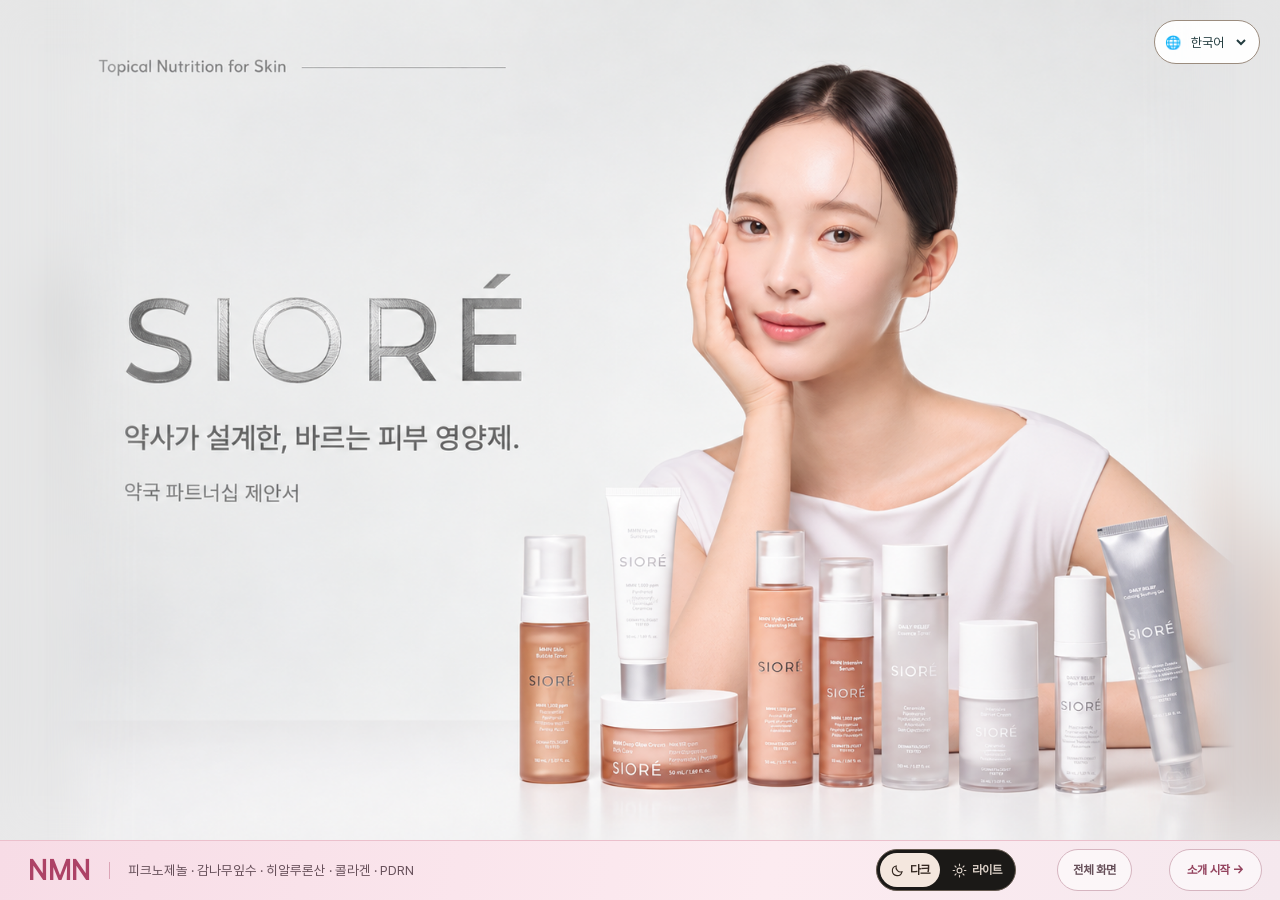
<file: index.html>
<!doctype html><html lang="ko"><meta charset="utf-8"><script>try{document.documentElement.dataset.theme=localStorage.getItem('siore-showroom-theme')==='light'?'light':'dark'}catch{document.documentElement.dataset.theme='dark'}</script><meta name="viewport" content="width=device-width,initial-scale=1"><title>SIORÉ | 약국 파트너십 제안</title><meta name="description" content="시오레 약국 파트너십 제안. 대표 스킨케어 제품, 피부상담 서비스, 약국 홍보·운영 지원을 소개합니다."><link rel="manifest" href="manifest.json"><meta name="theme-color" content="#f65324"><meta name="mobile-web-app-capable" content="yes"><meta name="apple-mobile-web-app-capable" content="yes"><meta name="apple-mobile-web-app-status-bar-style" content="black-translucent"><link rel="apple-touch-icon" href="assets/icon-192.png">
<style>html:not(.intro-started) #presentation{visibility:hidden}
@font-face{font-family:PR;src:url('assets/embedded/6d0af5258997aec735.ttf')}*{box-sizing:border-box}body{margin:0;background:#100f0e;color:#f8f4ee;font-family:PR,sans-serif}button,a{font:inherit}button{cursor:pointer;color:inherit;background:none;border:1px solid #655d57;border-radius:40px;padding:12px 21px;min-height:44px}button:hover,button[aria-pressed=true]{background:#f65324;border-color:#f65324;color:white}a{color:inherit}header{height:85px;padding:18px 4%;display:flex;align-items:center;justify-content:space-between;border-bottom:1px solid #38312d;gap:15px}.brand{font-size:33px;letter-spacing:5px}nav{display:flex;gap:8px}nav button{font-size:14px;border:0}main{max-width:1600px;margin:auto}.screen{padding:30px 5% 20px;min-height:700px;display:none}.screen.active{display:block;animation:arrive .45s ease-out}.eyebrow{color:#ff8057;letter-spacing:3px;font-size:12px;margin:0 0 19px}h1{font-size:clamp(38px,4.5vw,72px);line-height:1.15;letter-spacing:-3px;margin:0 0 25px}h2{font-size:clamp(30px,3.5vw,53px);letter-spacing:-2px;margin:0 0 12px}em{font-style:normal;color:#ff693d}.lead{color:#c2b8ae;font-size:18px;line-height:1.8}.hero{display:grid;grid-template-columns:1fr 1fr;align-items:center;gap:20px}.hero .copy{position:relative;z-index:2}.primary{background:#f65324;border-color:#f65324;margin-top:14px}.stage{height:540px;position:relative;perspective:1000px;touch-action:pan-y}.halo{position:absolute;inset:10% 4%;border:1px solid #f6532470;border-radius:50%;transform:rotateX(55deg) rotateZ(-25deg);box-shadow:0 0 100px #f6532422,inset 0 0 90px #f6532418}.plinth{position:absolute;bottom:50px;left:6%;right:0;height:80px;background:linear-gradient(#41342b,#191714);border-radius:50%;box-shadow:0 40px 60px #000}.bottle{position:absolute;object-fit:contain;filter:drop-shadow(15px 25px 15px #0008);transition:transform .7s;animation:float 5s ease-in-out infinite}.b1{height:78%;left:31%;top:0;z-index:3}.b2{height:60%;left:1%;top:15%;animation-delay:-1.5s}.b3{width:38%;height:38%;right:0;bottom:75px;z-index:4;animation-delay:-3s}.stage.tilt .b1{transform:translateY(-20px) rotate(8deg)}.stage.tilt .b2{transform:translateX(-20px) rotate(-12deg)}.stage.tilt .b3{transform:translateX(12px) rotate(8deg)}.stage-label{position:absolute;bottom:0;width:100%;text-align:center;font-size:12px;color:#9f9288;letter-spacing:2px}.hero-bottom{display:flex;gap:30px;border-top:1px solid #38312d;padding-top:20px;margin-top:20px;font-size:14px;color:#cfc5bb}.gallery-top{display:flex;justify-content:space-between;gap:20px;align-items:end}.gallery-top .lead{font-size:15px;margin:0}.gallery{display:grid;grid-template-columns:repeat(4,1fr);gap:18px;margin:24px auto 0;max-width:1040px;perspective:1500px}.frame{padding:10px;background:#24201c;border:1px solid #645245;border-radius:2px;box-shadow:10px 15px 25px #0008;transition:transform .6s;position:relative;min-width:0;text-align:left}.frame:nth-child(1){transform:rotateY(7deg) translateY(12px)}.frame:nth-child(4){transform:rotateY(-7deg) translateY(12px)}.frame:hover,.frame:focus-visible{transform:translateY(-12px);background:#34251d}.poster{width:100%;aspect-ratio:9/12;object-fit:contain;display:block;background:#090909}.frame .tag{font-size:11px;color:#ff9a75;letter-spacing:1px;display:block;padding:12px 2px 5px}.frame strong{font-size:17px;display:block;margin-bottom:7px}.frame-bottom{display:flex;align-items:center;justify-content:space-between;gap:6px;border-top:1px solid #524335;padding-top:9px}.frame small{font-size:11px;overflow-wrap:anywhere;color:#c7b7a9}.qr{width:53px;height:53px;background:white;padding:3px}.play{position:absolute;top:35%;left:calc(50% - 23px);width:46px;height:46px;border:1px solid white;border-radius:50%;display:grid;place-items:center;background:#0006;font-size:18px}.note{font-size:12px;color:#a89a8e;margin-top:23px;line-height:1.7}.line-layout{display:grid;grid-template-columns:1fr 1fr;gap:40px;align-items:center;margin-top:25px}.line-picture{height:400px;background:radial-gradient(ellipse,#61402b 0,transparent 70%);position:relative}.line-picture img{width:100%;height:100%;object-fit:contain;filter:drop-shadow(20px 20px 15px #0008);animation:float 5s ease-in-out infinite}.line-tabs{display:flex;gap:9px;flex-wrap:wrap}.line-copy h3{font-size:42px;margin:0 0 15px}.line-copy p{font-size:19px;line-height:1.7;color:#bfb1a4}.chips{display:flex;gap:10px;flex-wrap:wrap}.chips span{border-bottom:1px solid #7c563f;padding:12px 0;margin-right:20px;color:#f4c1a2}.steps{display:grid;grid-template-columns:repeat(3,1fr);gap:25px;margin:40px 0}.step{border-top:2px solid #f65324;padding:25px 0}.step b{font-size:44px;color:#f65324}.step h3{font-size:24px}.step p{color:#b8aa9d;line-height:1.8}.selection{display:flex;gap:15px;flex-wrap:wrap;margin:20px 0}.consult-result{padding:25px;background:#27201a;line-height:1.8;font-size:20px;border-left:4px solid #f65324}.footer{display:flex;justify-content:space-between;align-items:center;padding:15px 5%;border-top:1px solid #38312d;color:#ab9c90;font-size:12px;gap:15px}.footer div{display:flex;gap:8px}.footer button{padding:8px 15px;font-size:12px}dialog{background:#181411;color:white;border:1px solid #665447;width:min(920px,92vw);border-radius:10px;padding:25px}dialog::backdrop{background:#000b}dialog .dialog-grid{display:grid;grid-template-columns:240px 1fr;gap:30px}dialog img.cover{width:100%;max-height:400px;object-fit:contain}.dialog-actions{display:flex;flex-wrap:wrap;gap:12px}.dialog-actions a{padding:14px 20px;background:#f65324;border-radius:30px;text-decoration:none;display:inline-block}dialog h3{font-size:30px;margin-top:12px}.close{float:right}#video-slot iframe{width:100%;height:480px;border:0}.paused *{animation-play-state:paused!important}.paused .screen{animation:none!important}@keyframes float{50%{translate:0 -13px}}@keyframes arrive{from{opacity:0;transform:translateY(20px)}to{opacity:1;transform:none}}@media(prefers-reduced-motion:reduce){*{animation:none!important;transition:none!important}}@media(max-width:900px){header{height:auto;flex-wrap:wrap}.screen{min-height:0;padding:30px 5%}.gallery{gap:12px}.hero{grid-template-columns:1fr 1fr}.stage{height:400px}.gallery-top{display:block}.frame strong{font-size:14px}.qr{width:42px;height:42px}h1{letter-spacing:-2px}.lead{font-size:16px}}@media(max-width:600px){nav{flex-wrap:wrap}nav button{padding:8px 10px}.hero,.line-layout{grid-template-columns:1fr}.stage{height:360px}.gallery{grid-template-columns:1fr 1fr}.steps{grid-template-columns:1fr;gap:5px}.hero-bottom{flex-wrap:wrap;gap:15px}.footer{flex-wrap:wrap}dialog .dialog-grid{grid-template-columns:1fr}dialog img.cover{height:230px}.line-picture{height:300px}.frame:nth-child(n){transform:none}}
.brand-story{font-size:14px;line-height:1.9;color:#bbae9e;margin-top:24px}.hero h1{font-size:clamp(34px,3.6vw,57px)}.hero .lead{font-size:16px}.b3{height:65%;width:36%;right:0;bottom:90px}.channel-origin{height:46px;display:flex;align-items:center;gap:9px;padding:0 2px 7px;color:#f5e4d6;font-size:12px}.channel-origin img{width:28px;height:19px;object-fit:contain}.channel-origin small{display:block;font-size:10px;margin-top:3px}.poster{aspect-ratio:9/10.5}.frame .play{top:39%}.proof{color:#ff8758!important;font-size:25px!important;line-height:1.3!important;margin:20px 0 7px!important}.condition{font-size:12px!important;line-height:1.7!important;margin:0!important;color:#bba99a!important}.line-copy h3{font-size:35px}.line-copy p{font-size:16px}.line-layout{gap:25px}.chips{font-size:13px}.line-picture{height:410px}.line-copy .primary{font-size:14px}.line-tabs{margin-top:22px}@media(max-width:600px){.hero h1{font-size:36px}.channel-origin{font-size:11px}.hero .lead br{display:none}.line-copy h3{font-size:30px}.brand-story{font-size:13px}}
.support-heading{display:flex;justify-content:space-between;gap:20px;align-items:center}.support-heading h2{font-size:44px}.support-heading .lead{margin:12px 0 0}.free-seal{background:#f65324;padding:17px 24px;border-radius:3px;font-size:27px;font-weight:bold;text-align:center;flex-shrink:0}.free-seal span{display:block;font-size:12px;margin-top:8px;font-weight:normal}.support-grid{display:grid;grid-template-columns:repeat(4,1fr);gap:16px;margin-top:30px;perspective:1500px}.support-card{border-radius:3px;background:#24201c;padding:0;overflow:hidden;text-align:left;border:1px solid #574235;transition:transform .35s}.support-card:hover,.support-card[aria-pressed=true]{transform:translateY(-7px);background:#33271e;border-color:#ff7843}.support-card>img,.notice-demo,.schedule-demo{width:100%;height:205px;object-fit:cover}.support-card>div:last-child{padding:19px 16px}.support-card small{font-size:11px;color:#ffac86}.support-card h3{font-size:23px;margin:13px 0}.support-card p{font-size:14px;line-height:1.8;color:#d0c1b4;margin:0}.notice-demo{background:#eee8dd;color:#254746;padding:23px!important;text-align:center}.notice-demo>span,.schedule-demo>span{font-size:10px;display:block;margin-bottom:15px}.notice-demo b{font-size:26px}.notice-demo strong{font-size:12px}.notice-demo p{color:#47605e!important;font-size:12px!important}.schedule-demo{background:#e7ebf1;color:#263d54;padding:18px!important}.schedule-demo b{font-size:22px}.week{display:flex;justify-content:space-between;margin:14px 0 9px}.week i{font-size:11px;font-style:normal}.shift{font-size:12px;padding:7px;background:#bfd4ed;border-radius:4px;width:90%;margin-bottom:6px}.shift.second{background:#b7dbcb;margin-left:12%;width:83%}.support-bottom{margin-top:28px;display:flex;gap:20px;align-items:center;justify-content:space-between;border-left:3px solid #f65324;padding:12px 18px;background:#211c17}.support-bottom p{font-size:16px;margin:0}.support-bottom a{background:#f65324;padding:12px 18px;text-decoration:none;border-radius:25px;white-space:nowrap;font-size:14px}.support-note{font-size:13px;color:#bba99a;margin-top:20px}@media(max-width:1000px){.support-heading h2{font-size:32px}.support-grid{grid-template-columns:repeat(2,1fr)}.support-card>img,.notice-demo,.schedule-demo{height:190px}.support-heading{align-items:start}}@media(max-width:600px){.support-heading{display:block}.free-seal{display:inline-block;font-size:18px;margin-top:16px}.support-grid{gap:10px}.support-card h3{font-size:17px}.support-card p{font-size:12px}.support-bottom{display:block}.support-bottom a{display:inline-block;margin-top:16px}.notice-demo b,.schedule-demo b{font-size:18px}.notice-demo,.schedule-demo{padding:14px!important}}

/* A landscape presentation uses one 16:10 stage, fitted to the visible viewport. */
@media(min-width:700px) and (orientation:landscape){
 body{height:100dvh;display:flex;align-items:center;justify-content:center;overflow:hidden}
 #presentation{width:1440px;height:900px;flex:none;display:grid;grid-template-rows:76px 760px 64px;zoom:var(--presentation-scale,1)}
 #presentation header{height:76px;padding:12px 48px;flex-wrap:nowrap}
 #presentation nav{gap:5px;flex-wrap:nowrap}
 #presentation nav button{font-size:14px;padding:12px 17px}
 #presentation main{width:100%;max-width:none;min-height:0}
 #presentation .screen{height:760px;min-height:0;padding:24px 58px 15px}
 #presentation .footer{height:64px;padding:8px 48px;flex-wrap:nowrap}
 #presentation .hero{grid-template-columns:1fr 1fr;height:620px}
 #presentation .stage{height:530px}
 #presentation .hero h1{font-size:57px}
 #presentation .hero-bottom{margin-top:0;padding-top:20px}
 #presentation h2{font-size:48px}
 #presentation .gallery-top{display:flex;height:150px}
 #presentation .gallery{grid-template-columns:repeat(4,1fr);max-width:1120px;gap:20px;margin:22px auto 0}
 #presentation .poster{height:315px;aspect-ratio:auto;object-fit:contain}
 #presentation .frame strong{font-size:17px}
 #presentation .qr{width:53px;height:53px}
 #presentation .note{margin-top:20px;font-size:12px}
 #presentation .line-tabs{margin-top:17px}
 #presentation .line-layout{grid-template-columns:1fr 1fr;margin-top:18px;gap:30px}
 #presentation .line-picture{height:410px}
 #presentation .line-copy h3{font-size:35px}
 #presentation .line-copy p{font-size:16px}
 #presentation .support-heading{display:flex;align-items:center}
 #presentation .support-heading h2{font-size:44px}
 #presentation .support-grid{grid-template-columns:repeat(4,1fr);margin-top:28px;gap:16px}
 #presentation .support-card>img,#presentation .notice-demo,#presentation .schedule-demo{height:205px}
 #presentation .support-card h3{font-size:23px}
 #presentation .support-card p{font-size:14px}
 #presentation .support-bottom{margin-top:25px;display:flex}
 #presentation .steps{grid-template-columns:repeat(3,1fr);margin:32px 0 24px}
 #presentation .selection{margin:16px 0}
 #presentation .consult-result{padding:23px}
 dialog{max-height:90dvh;overflow:auto}
}

.concern{position:absolute;z-index:6;padding:14px 17px;background:#292019;border-left:3px solid #ff6838;box-shadow:0 12px 35px #0005;pointer-events:none}.concern span{display:block;font-size:10px;letter-spacing:1px;color:#ffa67e;margin-bottom:7px}.concern b{font-size:19px;display:block;white-space:nowrap}.concern small{display:block;color:#cdbcae;font-size:11px;margin-top:8px}.concern-one{left:0;top:55px}.concern-two{right:0;top:0}.concern-three{right:0;bottom:58px}.hero .bottle{top:auto}.hero .b1{height:62%;left:36%;bottom:82px}.hero .b2{height:49%;left:6%;bottom:65px}.hero .b3{height:49%;right:0;bottom:116px}.hero .halo{inset:17% 0 9%;border-color:#fa6520}.hero .plinth{bottom:35px}.hero-bottom b{color:#ff885d;margin-right:10px}.hero .stage-label{font-size:13px;color:#dec7b5;letter-spacing:0}.hero .eyebrow{letter-spacing:1.5px}.hero h1{line-height:1.18!important}.hero .lead{font-size:19px!important;line-height:1.8}.hero .brand-story{font-size:14px;line-height:1.8}.hero .primary{font-size:16px;padding:16px 23px}.hero-bottom{justify-content:space-between;gap:15px}
@media(min-width:700px) and (orientation:landscape){#presentation .hero{grid-template-columns:1fr 1.05fr;gap:30px}#presentation .hero h1{font-size:53px}#presentation .hero .stage{height:550px}#presentation .hero .lead{font-size:19px}}
@media(max-width:600px){.concern{padding:9px}.concern b{font-size:13px}.concern small{font-size:9px}.concern-one{top:28px}.concern-two{top:0}.concern-three{bottom:35px}.hero .stage-label{font-size:10px}.hero .lead{font-size:16px!important}}

.concern{min-height:91px;padding:12px 12px 12px 99px}.texture-thumb{position:absolute;left:9px;top:9px;width:78px;height:74px;object-fit:cover;border-radius:50%;border:1px solid #8b5d3f}.milk-zoom{object-fit:none;object-position:48% 58%;width:78px;height:74px}.concern b{font-size:16px}.concern small{font-size:10px}.concern-one{left:-5px;top:20px}.concern-two{right:0;top:126px}.concern-three{right:0;bottom:48px}.hero .b1{left:36%;height:55%;bottom:92px}.hero .b2{left:3%;height:47%;bottom:80px}.hero .b3{right:0;height:42%;bottom:147px}.hero .stage-label{font-size:10px;line-height:1.7;color:#bbaa9a}.hero-bottom{align-items:center;padding-top:16px}.trust-item{display:flex;align-items:center;gap:14px;flex:1}.trust-item>img{width:57px;height:72px;object-fit:contain}.trust-item b,.trust-item strong,.trust-item small{display:block}.trust-item b{font-size:12px;color:#d3c5b9;margin:0 0 5px}.trust-item strong{font-size:17px}.trust-item small{font-size:10px;margin-top:5px;color:#a99989}.test-icon{display:grid;place-items:center;width:60px;height:60px;border:1px solid #ce946d;border-radius:50%;font-size:30px;color:#ffd0ad;flex-shrink:0}.test-icon.number{font-size:20px}.hero .brand-story{margin-top:16px}
@media(min-width:700px) and (orientation:landscape){#presentation .hero{height:600px}#presentation .hero-bottom{padding-top:16px}}
@media(max-width:600px){.concern{padding:9px 9px 9px 60px;min-height:64px}.texture-thumb{width:43px;height:43px}.concern b{font-size:12px}.concern small{font-size:8px}.concern-two{top:90px}.trust-item{min-width:240px}.hero-bottom{flex-wrap:wrap}}
.milk-zoom{object-fit:cover;object-position:center}.concern-two{top:20px}.concern-one{top:123px;left:-5px}@media(min-width:700px) and (orientation:landscape){html{overflow:clip}}

.product-trio{display:grid;grid-template-columns:repeat(3,minmax(0,1fr));gap:22px;align-items:start;perspective:none!important;isolation:isolate}.product-unit{position:relative;height:490px;min-width:0;border-bottom:1px solid #624634}.unit-heading{text-align:center;height:83px;position:relative;z-index:3}.unit-heading small{font-size:10px;color:#ff986c;letter-spacing:1px;display:block}.unit-heading b{font-size:16px;display:block;margin:10px 0 7px;white-space:nowrap}.unit-heading span{font-size:11px;color:#cbbbae}.unit-texture{position:absolute;width:100%;height:245px;top:93px;left:0;object-fit:contain;mix-blend-mode:screen;opacity:1;transform:rotate(-12deg);filter:drop-shadow(0 4px 10px #ffffff12)}.unit-product{position:absolute;top:161px;left:17%;width:66%;height:252px;object-fit:contain;filter:drop-shadow(12px 20px 10px #0009);animation:float 5s ease-in-out infinite}.bubble-unit .unit-product{animation-delay:-1.5s}.gel-unit .unit-product{animation-delay:-3s}.gel-unit .unit-texture{transform:rotate(8deg)}.unit-caption{position:absolute;top:433px;width:100%;text-align:center}.unit-caption b{font-size:14px;color:#ffd0b5;display:block;white-space:nowrap}.unit-caption span{font-size:11px;display:block;margin-top:7px;color:#c1afa0}.trio-condition{position:absolute;bottom:0;left:0;right:0;text-align:right;font-size:10px;line-height:1.7;color:#ab998a}.product-trio.tilt .unit-product{transform:translateY(-8px)}
@media(min-width:700px) and (orientation:landscape){#presentation .hero{grid-template-columns:520px 1fr;gap:30px}#presentation .hero h1{font-size:48px}#presentation .hero .stage{height:550px}#presentation .hero .lead{font-size:18px!important}}
@media(max-width:600px){.product-trio{height:455px!important;gap:8px}.product-unit{height:405px}.unit-heading b{font-size:11px;white-space:normal}.unit-heading small{font-size:8px}.unit-heading span{font-size:9px}.unit-texture{top:90px;height:165px}.unit-product{top:145px;height:190px;width:80%;left:10%}.unit-caption{top:350px}.unit-caption b{font-size:9px;white-space:normal}.unit-caption span{font-size:9px}.trio-condition{font-size:8px}}

.overview h2{font-size:42px!important;line-height:1.2}.overview-grid{display:grid;grid-template-columns:repeat(4,1fr);gap:17px;margin:28px 0}.overview-card{border-radius:3px;text-align:left;min-height:310px;padding:24px 20px;background:#231d18;position:relative;border-top:3px solid #f65324}.overview-card>span{font-size:11px;color:#ffac87;letter-spacing:1px}.overview-card h3{font-size:23px;margin:35px 0 16px}.overview-card p{font-size:14px;line-height:1.8;color:#d2c2b5}.overview-card>b{display:block;color:#ffbd9c;font-size:12px;margin-top:28px}.overview-products h3{margin-top:125px}.overview-bottles{position:absolute;top:60px;left:20px;right:20px;height:108px;display:flex;justify-content:center;gap:15px}.overview-bottles img{width:24%;height:100%;object-fit:contain;filter:drop-shadow(4px 7px 5px #0008)}.consult-share{display:flex;align-items:center;gap:22px;background:#30231b;padding:20px 24px;border-left:4px solid #f65324}.consult-share>img{width:90px;height:90px;background:white;padding:4px}.consult-share small{font-size:12px;color:#ffa478}.consult-share h3{font-size:23px;margin:10px 0}.consult-share p{font-size:13px;color:#cdb8a7;margin:0}.share-actions{margin-left:auto;display:flex;flex-direction:column;gap:7px}.share-actions a,.consult-inline a{font-size:13px;text-decoration:none;color:#ffc1a0}.share-actions button{font-size:12px;min-height:32px;padding:6px 13px}.consult-inline{display:flex;align-items:center;gap:20px;margin-top:18px;font-size:13px}.consult-inline img{width:64px;height:64px;background:white;padding:3px}.consult-inline button{font-size:12px}.consult-inline span{line-height:1.7}#presentation nav button{padding-left:11px!important;padding-right:11px!important;font-size:13px!important}@media(max-width:700px){.overview-grid{grid-template-columns:1fr 1fr}.consult-share{flex-wrap:wrap}.overview-card{min-height:280px}.overview-card h3{font-size:19px}.overview h2{font-size:30px!important}.consult-inline{flex-wrap:wrap}}
.proposal-contact{display:flex;align-items:center;gap:18px;flex-wrap:wrap;margin:16px 0}.proposal-contact>span{color:#ffac86;font-size:14px}.proposal-contact a{font-size:25px;font-weight:bold;text-decoration:none}.proposal-contact small{color:#bba99a;font-size:12px}@media(max-width:600px){.proposal-contact{gap:10px}.proposal-contact small{width:100%}}
.proposal-contact{display:flex;align-items:center;gap:18px;flex-wrap:wrap;margin:16px 0}.proposal-contact>span{color:#ffac86;font-size:14px}.proposal-contact a{font-size:25px;font-weight:bold;text-decoration:none}.proposal-contact small{color:#bba99a;font-size:12px}@media(max-width:600px){.proposal-contact{gap:10px}.proposal-contact small{width:100%}}@media(min-width:700px) and (orientation:landscape){#presentation .screen:last-child .steps{margin:22px 0 14px;gap:25px}#presentation .screen:last-child .step{padding:16px 0}#presentation .screen:last-child .step h3{margin:16px 0}#presentation .screen:last-child .consult-result{padding:16px 23px}#presentation .screen:last-child .consult-inline{margin-top:14px}}
.partner-heading{display:flex;justify-content:space-between;align-items:flex-end;gap:24px}.partner-heading h2{font-size:43px;line-height:1.22;margin:0}.partner-heading .eyebrow{margin-bottom:12px}.partner-heading>p{font-size:15px;color:#c4b6a8;line-height:1.8;margin:0 0 5px}.partner-grid{display:grid;grid-template-columns:repeat(3,minmax(0,1fr));gap:22px;margin-top:26px}.partner-card{border:1px solid #584333;background:#231c17;overflow:hidden;border-radius:14px;min-width:0;box-shadow:0 15px 28px #0003;transition:transform .2s,border-color .2s}.partner-card:hover{transform:translateY(-4px);border-color:#ff8957}.partner-art{position:relative;height:246px;overflow:hidden;background:#e9dfd1}.partner-art>img{width:100%;height:100%;object-fit:cover;display:block}.skin-card .partner-art>img{object-position:center 38%}.creator-card .partner-art>img{object-position:center 45%}.partner-number{position:absolute;top:14px;left:18px;color:#fff;font-weight:bold;font-size:39px;letter-spacing:-2px;text-shadow:0 2px 12px #2b150b55;z-index:3}.partner-chip{position:absolute;bottom:13px;left:15px;background:#1c1819dd;color:#fff;padding:8px 12px;border-radius:20px;font-size:12px;z-index:3}.partner-body{padding:21px 22px 19px}.partner-body>small{display:flex;align-items:center;gap:9px;color:#ff9c70;font-size:10px;letter-spacing:1.8px;min-height:21px}.partner-body h3{font-size:30px;letter-spacing:-1.2px;margin:9px 0 12px;line-height:1.15}.partner-body p{font-size:14px;line-height:1.8;color:#d1c2b5;margin:0}.partner-tags{display:flex;flex-wrap:wrap;gap:6px;margin:16px 0 18px}.partner-tags>span{font-size:11px;padding:6px 8px;border:1px solid #5e493a;border-radius:5px;color:#f3d6c2}.partner-actions{display:flex;gap:8px;align-items:center}.partner-actions a,.partner-actions .partner-main{display:flex;align-items:center;justify-content:space-between;flex:1;background:#f65324;color:#fff;padding:12px 14px;min-height:43px;text-decoration:none;border:0;border-radius:7px;font-size:13px;text-align:left;gap:10px}.partner-actions button:not(.partner-main){font-size:11px;padding:9px;border-radius:7px;min-height:43px;white-space:nowrap}.partner-actions b{font-size:18px}.ai-free{background:#f65324;color:#fff;border-radius:3px;letter-spacing:0;font-size:10px;padding:3px 6px;white-space:nowrap}.partner-foot{display:flex;justify-content:space-between;align-items:center;margin-top:17px;color:#af9d8e;font-size:11px;gap:14px}.partner-foot>span{letter-spacing:1.4px;color:#d9a17b}.partner-foot p{margin:0}.ai-art{background:radial-gradient(ellipse at top right,#eec78d,#cfb6a0 80%)}.ai-paper{position:absolute;background:#fff;box-shadow:0 8px 18px #513c3333;padding:9px;border-radius:5px;width:41%;height:136px;top:34px;overflow:hidden}.ai-paper>span{display:block;font-size:8px;letter-spacing:1px;color:#9e613e;padding-bottom:5px}.ai-paper img{width:100%;height:102px;object-fit:cover;object-position:top}.paper-name{left:25px;transform:rotate(-9deg)}.paper-pop{right:20px;top:22px;transform:rotate(8deg)}.ai-calendar{position:absolute;left:74px;right:27px;bottom:29px;background:#fffaf3;padding:12px 13px 10px;border-radius:7px;box-shadow:0 8px 24px #392b2540;transform:rotate(-3deg);color:#40372f}.ai-calendar>div:first-child{display:flex;justify-content:space-between;gap:8px}.ai-calendar b{font-size:13px}.ai-calendar span{font-size:8px;color:#9c8978}.calendar-days{display:flex;justify-content:space-between;margin:10px 0 6px}.calendar-days i{font-style:normal;font-size:9px;color:#7e7068}.calendar-shift,.calendar-record{font-size:8px;border-radius:3px;padding:4px 7px;background:#f7ceb4;width:78%}.calendar-record{background:#cde0d4;margin:4px 0 0 20%;width:80%}
@media(min-width:700px) and (orientation:landscape){#presentation .support-three{padding-top:23px}#presentation .partner-heading h2{font-size:43px}#presentation .partner-grid{margin-top:23px}#presentation .partner-art{height:246px}}
@media(max-width:1000px) and (orientation:portrait){.partner-heading{display:block}.partner-heading>p{margin-top:12px}.partner-grid{gap:14px}.partner-body{padding:16px}.partner-body h3{font-size:24px}.partner-art{height:220px}.partner-tags{min-height:58px}.partner-heading h2{font-size:36px}}
@media(max-width:699px){.partner-heading{display:block}.partner-heading h2{font-size:31px!important}.partner-heading>p{font-size:14px;margin-top:13px}.partner-grid{grid-template-columns:1fr;gap:22px;margin-top:23px}.partner-art{height:255px}.partner-body{padding:22px}.partner-body h3{font-size:30px}.partner-body p{font-size:15px}.partner-tags{min-height:0}.partner-foot{display:block;line-height:1.7}.partner-foot p{margin-top:9px}.ai-calendar{max-width:250px;left:28%;bottom:32px}.ai-paper{height:148px}.ai-paper img{height:112px}}

.region-tabs{display:flex;gap:8px;align-items:center;margin-top:12px}.region-tabs button{padding:9px 16px;font-size:13px}.regional-gallery .channel-origin{height:46px;font-size:13px;font-weight:bold}.regional-gallery .channel-origin img{width:31px;height:21px;object-fit:cover;border-radius:3px;box-shadow:0 0 0 1px #ffffff33}.regional-gallery .channel-origin small{font-size:10px;font-weight:normal;color:#bbaa9c}.regional-gallery .frame{transform:none!important}.media-kind{position:absolute;top:66px;right:18px;border-radius:5px;background:#171210dd;color:white;font-size:10px;padding:6px 8px}.modal-region{display:flex;align-items:center;gap:10px}.modal-region img{width:30px;height:20px}.regional-gallery .gallery-foot{font-size:11px;margin-top:15px;color:#bba99a}.regional-gallery .frame strong{font-size:16px}.regional-gallery .tag{padding-top:9px}@media(min-width:700px) and (orientation:landscape){#presentation .regional-gallery .gallery-top{height:135px}#presentation .regional-gallery .gallery{margin-top:15px}#presentation .regional-gallery .poster{height:290px}}
/* Eight horizontal media cards in one presentation page. */
.regional-gallery .gallery-top{display:block!important;height:auto!important;min-height:0}.regional-gallery .gallery-top .eyebrow{margin-bottom:12px;font-size:11px}.regional-gallery .gallery-top h2{font-size:38px!important;line-height:1.2;letter-spacing:-1.5px;margin:0}.regional-gallery .gallery-top .lead{font-size:13px;margin:10px 0 0;line-height:1.5}.regional-gallery .gallery{display:grid;grid-template-columns:repeat(2,minmax(0,1fr))!important;gap:12px 18px!important;max-width:none!important;margin:20px 0 0!important;perspective:none}.regional-gallery .frame{display:grid;grid-template-columns:94px minmax(0,1fr) 66px;align-items:center;gap:17px;height:130px;padding:9px 12px 9px 9px;border-radius:8px;box-shadow:none;overflow:hidden;transform:none!important}.regional-gallery .compact-cover{position:relative;height:110px;width:94px;background:#0c0a09;border-radius:4px;overflow:hidden}.regional-gallery .compact-cover .poster{width:100%;height:110px!important;aspect-ratio:auto;object-fit:contain}.regional-gallery .media-kind{top:auto;bottom:4px;left:4px;right:auto;font-size:8px;padding:4px 5px;border-radius:3px;white-space:nowrap}.regional-gallery .channel-origin{height:auto;padding:0;gap:8px;line-height:1.3;font-size:12px}.regional-gallery .channel-origin img{width:28px;height:19px;flex:none}.regional-gallery .channel-origin small{font-size:10px;margin-top:4px}.regional-gallery .compact-copy{min-width:0;display:block}.regional-gallery .compact-copy>strong{font-size:20px!important;line-height:1.25;margin:10px 0 8px;letter-spacing:-.4px}.regional-gallery .creator-name{display:block;font-size:11px;color:#c6b4a4;overflow-wrap:anywhere}.regional-gallery .compact-link{display:flex;flex-direction:column;align-items:center;gap:7px;border-left:1px solid #5b493b;padding-left:11px}.regional-gallery .compact-link .qr{width:54px;height:54px;padding:3px}.regional-gallery .compact-link small{font-size:9px;white-space:nowrap;color:#ffd2b5}.regional-gallery .gallery-foot{font-size:10px;margin-top:14px;line-height:1.4}
@media(min-width:700px) and (orientation:landscape){#presentation .regional-gallery{padding-top:24px}#presentation .regional-gallery .gallery-top{height:auto}#presentation .regional-gallery .gallery{grid-template-columns:repeat(2,minmax(0,1fr));gap:12px 18px;margin-top:20px}#presentation .regional-gallery .frame{height:130px}#presentation .regional-gallery .poster{height:110px}}
@media(max-width:1000px) and (orientation:portrait){.regional-gallery .gallery{grid-template-columns:1fr!important}.regional-gallery .gallery-top h2{font-size:31px!important}}
@media(max-width:699px){.regional-gallery .gallery{grid-template-columns:1fr!important;gap:12px!important}.regional-gallery .gallery-top h2{font-size:27px!important;letter-spacing:-1px}.regional-gallery .frame{grid-template-columns:72px minmax(0,1fr) 48px;gap:10px;height:124px;padding:8px}.regional-gallery .compact-cover{width:72px;height:104px}.regional-gallery .compact-cover .poster{height:104px!important}.regional-gallery .compact-copy>strong{font-size:16px!important;margin:8px 0}.regional-gallery .compact-link{padding-left:7px}.regional-gallery .compact-link .qr{width:42px;height:42px}.regional-gallery .compact-link small{font-size:8px}.regional-gallery .channel-origin{font-size:11px;gap:6px}.regional-gallery .channel-origin small{font-size:9px}.regional-gallery .channel-origin img{width:24px;height:16px}.regional-gallery .creator-name{font-size:9px}}

.bluelab-visit{display:flex;width:100%;padding:0;border:0;border-radius:0;text-align:left;cursor:pointer;background:#ede5dc;gap:3px}.bluelab-visit>img.bluelab-store{width:60%;height:100%;object-fit:cover;object-position:center 23%}.bluelab-visit>img.bluelab-content{width:40%;height:100%;object-fit:cover;object-position:center}.bluelab-visit .partner-number{text-shadow:0 2px 8px #000a}.bluelab-visit:focus-visible{outline:3px solid #ff8c5b;outline-offset:-3px}.bluelab-visit .partner-chip{font-size:11px;left:11px;bottom:12px}

/* Four pharmacy partner supports, with room for real case photography. */
.support-four .partner-heading{align-items:flex-end;gap:20px}.support-four .partner-heading h2,#presentation .support-four .partner-heading h2{font-size:38px;line-height:1.22;letter-spacing:-1.4px}.support-four .partner-heading>p{font-size:13px}.support-four .partner-grid,#presentation .support-four .partner-grid{grid-template-columns:repeat(2,minmax(0,1fr));gap:16px;margin-top:21px}.support-four .partner-card{display:grid;grid-template-columns:42% minmax(0,1fr);height:236px;border-radius:11px}.support-four .partner-art,#presentation .support-four .partner-art{height:100%;min-height:0}.support-four .partner-body{padding:15px 17px;display:flex;flex-direction:column;min-width:0}.support-four .partner-body>small{font-size:9px;letter-spacing:1.2px;min-height:18px}.support-four .partner-body h3{font-size:26px;margin:6px 0 10px;letter-spacing:-1px}.support-four .partner-body p{font-size:13px;line-height:1.7}.support-four .partner-tags{margin:10px 0;gap:5px;min-height:0}.support-four .partner-tags>span{font-size:10px;padding:5px 6px}.support-four .partner-actions{margin-top:auto;gap:6px}.support-four .partner-actions a,.support-four .partner-actions .partner-main{font-size:12px;padding:8px 10px;min-height:37px}.support-four .partner-actions button:not(.partner-main){font-size:10px;padding:7px;min-height:37px}.support-four .partner-number{font-size:32px;left:13px;top:13px}.support-four .partner-chip{font-size:10px;left:9px;bottom:12px;padding:7px 9px;max-width:calc(100% - 18px)}.support-four .bluelab-visit{gap:2px}.support-four .bluelab-visit>img.bluelab-store{width:58%}.support-four .bluelab-visit>img.bluelab-content{width:42%}.support-four .ai-paper{width:46%;padding:7px}.support-four .paper-name{left:9px;top:36px}.support-four .paper-pop{right:10px;top:25px}.support-four .ai-calendar{left:29px;right:13px;bottom:43px}.support-four .partner-foot{margin-top:13px}.vmd-art{width:100%;padding:0;border:0;border-radius:0;text-align:left;cursor:pointer}.vmd-art>img{transform:scale(1.35);transform-origin:50% 72%;object-position:center 72%}.vmd-art .partner-number{text-shadow:0 2px 8px #000a}.vmd-art:focus-visible{outline:3px solid #ff8c5b;outline-offset:-3px}.vmd-preview{width:100%;height:min(68vh,680px);object-fit:contain;display:block}.vmd-preview-title{font-size:23px;margin:0 0 15px;color:#fff}
@media(max-width:1000px) and (orientation:portrait){.support-four .partner-heading{display:block}.support-four .partner-heading>p{margin-top:12px}.support-four .partner-grid{grid-template-columns:1fr!important}.support-four .partner-card{height:250px}}
@media(max-width:699px){.support-four .partner-heading h2,#presentation .support-four .partner-heading h2{font-size:29px!important}.support-four .partner-grid{grid-template-columns:1fr!important}.support-four .partner-card{display:block;height:auto}.support-four .partner-art,#presentation .support-four .partner-art{height:230px}.support-four .partner-body{padding:20px}.support-four .partner-body h3{font-size:28px}.support-four .partner-body p{font-size:14px}.support-four .partner-actions{margin-top:4px}.support-four .partner-tags{margin:14px 0}.support-four .ai-paper{width:40%}.support-four .ai-calendar{left:28%;bottom:38px}.support-four .partner-heading>p{font-size:13px}}


/* Opening brand story and clinical evidence. */
#presentation .intro-impact{padding-top:25px}.intro-hero{display:grid;grid-template-columns:1.2fr 1fr;gap:38px;height:374px}.intro-copy{padding-top:7px}.intro-copy .eyebrow{font-size:12px;letter-spacing:2px;margin:0 0 22px}.intro-copy h1{font-size:58px!important;line-height:1.14!important;letter-spacing:-2.7px;margin:0 0 22px}.intro-copy h1 em{font-style:normal;color:#ff6736}.intro-question{font-size:21px;margin:0 0 12px;color:#f8e1d2;letter-spacing:-.4px}.intro-story{font-size:15px;line-height:1.85;color:#cdbdad;margin:0}.intro-byline{display:flex;align-items:center;gap:14px;margin-top:21px}.intro-byline span{font-size:9px;letter-spacing:1.2px;color:#a88971}.intro-byline b{font-size:13px;font-weight:500;color:#f0ded0}.intro-founders{position:relative;overflow:hidden;border-radius:12px;background:#f4f4f4;isolation:isolate}.intro-founders>img{position:absolute;width:162%;max-width:none;height:auto;left:-31%;top:-175px}.founders-label{position:absolute;inset:auto 0 0;padding:45px 25px 20px;background:linear-gradient(transparent,#1a1613ef);color:white}.founders-label span{font-size:9px;letter-spacing:1.5px;color:#f9c2a4}.founders-label b{display:block;font-size:23px;line-height:1.35;margin-top:9px}.intro-proof{display:grid;grid-template-columns:170px .8fr .9fr 1.25fr 1.25fr;border-top:1px solid #74503b;border-bottom:1px solid #74503b;margin-top:27px;min-height:143px;background:linear-gradient(100deg,#2d211a,#181411)}.proof-heading{padding:32px 18px;display:flex;flex-direction:column;gap:9px}.proof-heading span{font-size:11px;color:#ff9d70}.proof-heading b{font-size:17px;line-height:1.4}.proof-metric{background:transparent;border:0;border-left:1px solid #4c392a;border-radius:0;padding:19px 16px;display:flex;flex-direction:column;align-items:flex-start;justify-content:center;text-align:left;gap:7px;min-width:0}.proof-metric:hover{background:#ff67251a}.proof-metric>strong{color:#ff8755;font-size:46px;line-height:1;font-weight:600;letter-spacing:-1px}.proof-metric>strong>span{font-size:26px}.proof-metric b{font-size:13px}.proof-metric small{display:block;font-size:10px;color:#bba591;line-height:1.4}.proof-derma{flex-direction:row;align-items:center;gap:13px}.proof-derma img{width:63px;height:81px;object-fit:contain}.proof-derma b{font-size:19px;line-height:1.25}.proof-derma small{margin-top:9px}.proof-non>strong{font-size:25px;letter-spacing:-1px}.proof-non>b{font-size:12px;margin-top:4px}.intro-bottom{display:grid;grid-template-columns:1.9fr 1fr;gap:18px;margin-top:20px}.intro-bottom>button{border:0;border-radius:7px;display:flex;flex-direction:column;align-items:flex-start;text-align:left;padding:15px 19px;gap:9px;background:#251d18}.intro-bottom span{font-size:11px;color:#fda577}.intro-bottom b{font-size:14px;font-weight:500}.intro-bottom i{font-size:12px;color:#c9b4a3;font-style:normal}.intro-bottom em{font-style:normal;color:#796152;margin:0 7px}.intro-bottom small{font-size:10px;color:#b69b86}.intro-bottom .intro-partner{background:#f65324;justify-content:center}.intro-partner span{color:#ffe4d6}.intro-partner b{font-size:17px}.intro-partner i{color:white;margin-left:12px}.intro-note{font-size:10px;color:#a18d7c;margin:12px 0 0;line-height:1.5}.intro-evidence-img{width:100%;max-height:65vh;object-fit:contain;display:block;background:#fff}.intro-evidence-title{font-size:24px;margin:0 0 16px}
@media(max-width:1000px) and (orientation:portrait){#presentation .intro-impact{padding:28px}.intro-hero{height:auto;grid-template-columns:1fr;gap:24px}.intro-copy h1{font-size:48px!important}.intro-founders{height:360px;max-width:560px;width:100%}.intro-proof{grid-template-columns:1fr 1fr}.proof-heading{grid-column:1/-1;padding:16px;flex-direction:row}.proof-metric{min-height:130px;border-top:1px solid #4c392a}.intro-bottom{grid-template-columns:1fr}}
@media(max-width:699px){.intro-copy h1{font-size:38px!important;letter-spacing:-1.8px}.intro-question{font-size:18px}.intro-story{font-size:13px}.intro-founders{height:300px}.intro-founders>img{top:-105px}.intro-byline{flex-direction:column;align-items:flex-start;gap:8px}.proof-metric{padding:15px 12px}.proof-metric>strong{font-size:40px}.proof-non>strong{font-size:23px}.proof-derma{gap:9px}.proof-derma img{width:44px}.proof-derma b{font-size:16px}.intro-bottom b{font-size:13px;line-height:1.8}.intro-bottom em{margin:0 3px}.intro-note{font-size:10px}}


.intro-impact .proof-heading{padding:30px 14px}.intro-impact .proof-heading b{font-size:15px;word-break:keep-all}.intro-impact .founders-label{background:#241d18;padding:14px 22px 16px;min-height:96px}.intro-impact .founders-label b{font-size:21px;margin-top:7px}

.sku-heading{display:flex;justify-content:space-between;align-items:flex-end;margin-bottom:24px}.sku-heading h2{font-size:44px!important;line-height:1.1;margin:0;letter-spacing:-1.7px}.sku-heading h2 em{font-style:normal;color:#ff7543}.sku-heading .eyebrow{margin:0 0 13px}.sku-heading>p{font-size:13px;line-height:1.8;color:#bca999;margin:0}.featured-skus{display:grid;grid-template-columns:repeat(4,1fr);gap:20px}.sku-tile{text-align:center;border:1px solid #60442e;border-radius:12px;background:radial-gradient(ellipse at center,#4b3023,#221a15 73%);display:flex;flex-direction:column;align-items:center;padding:25px 18px 20px;min-width:0;transition:transform .2s}.sku-tile:hover{transform:translateY(-5px);border-color:#ff8153}.sku-tile .sku-category{font-size:20px;letter-spacing:2px;color:#ffba8c;border-bottom:1px solid #855336;padding-bottom:13px;align-self:stretch}.sku-tile img{height:303px;width:100%;object-fit:contain;margin:18px 0;filter:drop-shadow(7px 12px 12px #0007)}.sku-tile .sku-line{font-size:9px;letter-spacing:1.5px;color:#ba9279}.sku-tile strong{font-size:21px;margin:10px 0 7px;letter-spacing:-.7px}.sku-tile .sku-size{font-size:12px;color:#b5a192}.sku-tile .sku-more{font-size:11px;color:#ffb790;margin-top:17px}.sku-tile.relief{background:radial-gradient(ellipse at center,#354548,#1a2223 73%);border-color:#48666a}.sku-tile.relief .sku-category{color:#b9e5e8;border-color:#5d8b92}.sku-tile.inner{background:radial-gradient(ellipse at center,#553440,#251921 73%);border-color:#725062}.sku-tile.inner .sku-category{color:#ffd5e1;border-color:#815264}.sku-route{display:flex;justify-content:space-between;align-items:center;margin-top:20px;color:#c8b4a2;font-size:15px}.sku-route b{color:#ff8050;margin:0 20px}.sku-route button{font-size:13px;padding:10px 16px}.sku-all .sku-heading{margin-bottom:18px}.line-heading{display:flex;align-items:center;gap:18px;margin:12px 0 10px}.line-heading b{font-size:15px;letter-spacing:2px;color:#f59a6c}.line-heading span{font-size:11px;color:#b59d8c}.lineup-grid{display:grid;grid-template-columns:repeat(5,minmax(0,1fr));gap:14px}.lineup-grid .sku-tile{padding:10px 12px;height:231px;border-radius:8px}.lineup-grid .sku-category{font-size:12px;letter-spacing:1px;padding-bottom:7px}.lineup-grid .sku-tile img{height:125px;margin:8px 0}.lineup-grid .sku-tile strong{font-size:15px;margin:4px 0 6px;line-height:1.25}.lineup-grid .sku-line,.lineup-grid .sku-more{display:none}.lineup-grid .sku-size{font-size:10px}.lower-line-headings{display:grid;grid-template-columns:4fr 1fr;gap:14px;margin-top:15px}.relief-heading b{color:#abdbe1}.inner-heading b{color:#efb4c7;font-size:13px}
#sku-dialog{width:min(1320px,95vw);max-width:95vw;max-height:94vh;padding:24px;background:#171411;color:#f5eee8;border:1px solid #79573f;border-radius:14px;overflow:auto}#sku-dialog::backdrop{background:#000c}.sku-detail-head{display:flex;gap:18px;align-items:center;padding-bottom:17px;border-bottom:1px solid #624632}.sku-detail-head img{width:70px;height:85px;object-fit:contain}.sku-detail-head small{font-size:11px;color:#ff9a66;letter-spacing:1.5px}.sku-detail-head h2{font-size:27px;margin:9px 0;letter-spacing:-.8px}.sku-detail-head p{margin:0;font-size:12px;color:#b9a493}.spec-columns{display:grid;grid-template-columns:1fr 1.05fr 1fr;gap:22px;margin-top:21px}.spec-col{min-width:0}.spec-col h3{font-size:18px;margin:0 0 17px;color:#ffb98f}.spec-col h3 span{font-size:12px;display:inline-block;margin-right:9px;background:#f65324;padding:5px;color:#fff;border-radius:4px}.spec-summary{font-size:17px;line-height:1.5;margin:0 0 12px}.spec-texture{font-size:13px;color:#c8b4a4;line-height:1.7}.ingredient-list{display:flex;flex-wrap:wrap;gap:7px;margin:18px 0}.ingredient-list span{padding:7px 9px;background:#33251c;color:#f6cbae;border:1px solid #684730;border-radius:5px;font-size:12px}.spec-customer{font-size:12px;line-height:1.7;color:#c9b8a8}.spec-customer b{display:block;color:#ff9b6c;margin-bottom:5px}.spec-stat{display:flex;align-items:center;gap:15px;border-bottom:1px solid #4d392a;padding:15px 0}.spec-stat:first-of-type{padding-top:0}.spec-stat>strong{font-size:31px;letter-spacing:-1px;color:#ff8e54;min-width:110px}.spec-stat b{font-size:13px;line-height:1.5;display:block}.spec-stat small{font-size:11px;line-height:1.5;color:#b9a493;display:block;margin-top:5px}.spec-condition{font-size:10px;line-height:1.7;color:#b8a391;margin-top:16px}.spec-description{padding:0 0 15px;margin-bottom:15px;border-bottom:1px solid #4d392a}.spec-description b{font-size:15px;line-height:1.5}.spec-description p{font-size:13px;line-height:1.7;color:#c7b7a8;margin:8px 0 0}.sku-detail-nav{display:flex;align-items:center;justify-content:center;gap:14px;border-top:1px solid #624632;padding-top:16px;margin-top:15px}.sku-detail-nav button{font-size:12px;padding:10px 16px}.sku-detail-nav span{color:#b8a18d;font-size:12px;min-width:60px;text-align:center}.sku-detail-nav button:last-child{margin-left:auto}.sku-detail-nav button:nth-child(3){background:#f65324;color:#fff;border-color:#f65324}
@media(max-width:1000px) and (orientation:portrait){.featured-skus{grid-template-columns:1fr 1fr}.sku-tile img{height:240px}.lineup-grid{grid-template-columns:repeat(5,1fr)}.lineup-grid .sku-tile strong{font-size:12px}.spec-columns{grid-template-columns:1fr}.sku-heading>p{font-size:11px}.sku-detail-head h2{font-size:22px}.spec-stat{justify-content:flex-start}}
@media(max-width:699px){.sku-heading{display:block}.sku-heading h2{font-size:34px!important}.sku-heading>p{margin-top:12px}.featured-skus{gap:12px}.sku-tile{padding:16px 10px}.sku-tile .sku-category{font-size:17px}.sku-tile img{height:190px}.sku-tile strong{font-size:16px}.sku-route{display:block;line-height:1.8;font-size:13px}.sku-route button{margin-top:12px}.lineup-grid{grid-template-columns:1fr 1fr}.lineup-grid .sku-tile strong{font-size:14px}.lower-line-headings{display:block}.inner-heading{display:none}.spec-columns{grid-template-columns:1fr}.sku-detail-head h2{font-size:20px}#sku-dialog{padding:17px}.sku-detail-nav{gap:6px;flex-wrap:wrap}.sku-detail-nav button{padding:9px;font-size:11px}.sku-detail-head img{width:45px;height:65px}}

#sku-dialog .sku-detail-head{justify-content:flex-start;position:static;height:auto;background:transparent;padding:0 0 17px}#sku-dialog .sku-detail-head>div{margin:0}#sku-dialog .spec-stat>strong{white-space:nowrap}.spec-badges{display:flex;flex-wrap:wrap;gap:5px;margin-top:12px}.spec-badges span{font-size:10px;border:1px solid #6b6256;border-radius:4px;padding:5px;color:#c9d9c6}

/* Texture backdrops and original evidence photographs. */
.textured-sku{position:relative;isolation:isolate;overflow:hidden}.textured-sku:before{content:"";position:absolute;inset:0;background:linear-gradient(180deg,#0c080b18,#0c080b00 53%,#160f0bbd 82%);z-index:-1;pointer-events:none}.textured-sku img.sku-swatch{position:absolute;inset:-3%;width:106%;height:106%;max-width:none;margin:0;object-fit:cover;opacity:.32;filter:none;z-index:-2;transform:rotate(-10deg) scale(1.08);animation:swatchDrift 12s ease-in-out infinite alternate}.sku-visual{position:relative;display:block;height:339px;width:100%;flex:none}.sku-visual img.sku-product{height:303px;width:100%;margin:18px 0;object-fit:contain;animation:productFloat 6s ease-in-out infinite}.sku-tile:nth-child(2n) .sku-product{animation-delay:-2s}.sku-tile:nth-child(3n) .sku-product{animation-delay:-4s}.textured-sku>.sku-category,.textured-sku>.sku-line,.textured-sku>strong,.textured-sku>.sku-size,.textured-sku>.sku-more{position:relative;z-index:1;text-shadow:0 1px 5px #0009}.sku-visual img.pdrn-box{width:83%;margin-left:-17%}.sku-visual img.pdrn-stick{position:absolute;height:285px;width:48%;right:-6%;top:40px;object-fit:contain;transform:rotate(12deg);margin:0;filter:drop-shadow(4px 10px 9px #0007);animation:stickFloat 7s ease-in-out infinite}.liquid-badge{position:absolute;top:6px;right:2px;background:#492239e8;border:1px solid #f2bfd5;border-radius:24px;padding:9px 13px;color:#ffe5f1;font-size:11px;letter-spacing:1.3px;box-shadow:0 4px 20px #32102255}.liquid-badge>span{color:#fac080;font-size:15px}.liquid-badge small{display:block;letter-spacing:0;font-size:9px;margin:3px 0 0}.liquid-surface{position:absolute;inset:0;z-index:-2;background:radial-gradient(ellipse at 80% 65%,#c4659699,transparent 65%),linear-gradient(135deg,#472637,#8c496c66,#281a27)}.liquid-surface:after{content:"";position:absolute;width:170%;height:100%;top:33%;left:-25%;border:1px solid #ffb9d54d;border-radius:43%;background:linear-gradient(150deg,#d58aab55,transparent 65%);animation:liquidDrift 14s ease-in-out infinite alternate}.lineup-grid .sku-visual{height:141px}.lineup-grid .sku-visual img.sku-product{height:125px;margin:8px 0}.lineup-grid .sku-visual img.pdrn-stick{height:126px;width:46%;right:-3%;top:10px;margin:0}.lineup-grid .liquid-badge{font-size:8px;padding:5px 7px;top:0;right:0}.lineup-grid .liquid-badge small,.lineup-grid .liquid-badge>span{display:none}.lineup-grid img.sku-swatch{height:106%;margin:0}.textured-sku:hover{background-color:#32241d}.sku-detail-head>div:first-of-type{flex:1;min-width:0}#sku-dialog .sku-detail-head{gap:17px;min-height:150px}.clinical-thumb{flex:0 0 32%;max-width:370px;background:#27201a;border:1px solid #5e4939;padding:7px;border-radius:8px;text-align:center}.clinical-thumb>img{width:100%;height:116px;object-fit:contain;display:block;margin:0}.clinical-thumb>span{display:block;font-size:9px;color:#d4bbaa;margin-top:7px;line-height:1.4}.pdrn-header-visual{position:relative;flex:0 0 250px;height:144px;display:flex;align-items:center;justify-content:flex-end}.pdrn-header-visual>img{width:90px!important;height:144px!important;object-fit:contain;transform:rotate(12deg)}.pdrn-header-visual .liquid-badge{position:static;margin-right:12px}.clinical-viewer{width:min(900px,92vw);max-width:92vw;background:#1a1512;color:#fff;border:1px solid #826046;border-radius:12px;padding:22px}.clinical-viewer::backdrop{background:#000d}.clinical-viewer>img{width:100%;height:auto;max-height:65vh;object-fit:contain;display:block;margin-top:15px}.clinical-viewer>p{font-size:13px;line-height:1.7;color:#e2cbb9}.clinical-viewer>button{float:right}.clinical-viewer>small{font-size:11px;color:#ae9785}
@keyframes productFloat{0%,100%{transform:translateY(0)}50%{transform:translateY(-7px)}}@keyframes stickFloat{0%,100%{transform:translateY(0) rotate(12deg)}50%{transform:translateY(-6px) rotate(9deg)}}@keyframes swatchDrift{from{transform:rotate(-10deg) scale(1.08)}to{transform:rotate(-4deg) scale(1.16)}}@keyframes liquidDrift{from{transform:translateY(7px) rotate(-9deg)}to{transform:translateY(-11px) rotate(6deg)}}
.paused .sku-product,.paused .pdrn-stick,.paused .sku-swatch,.paused .liquid-surface:after{animation:none!important}.screen:not(.active) .sku-product,.screen:not(.active) .pdrn-stick,.screen:not(.active) .sku-swatch,.screen:not(.active) .liquid-surface:after{animation-play-state:paused}
@media(prefers-reduced-motion:reduce){.sku-product,.pdrn-stick,.sku-swatch,.liquid-surface:after{animation:none!important}}
@media(max-width:1000px) and (orientation:portrait){.featured-skus .sku-visual{height:276px}.featured-skus .sku-visual img.sku-product{height:240px}.featured-skus .sku-visual img.pdrn-stick{height:224px}.sku-detail-head{flex-wrap:wrap}.clinical-thumb{flex-basis:100%;max-width:none}.clinical-thumb>img{height:155px}.pdrn-header-visual{flex-basis:100%}}
@media(max-width:699px){.featured-skus .sku-visual{height:226px}.featured-skus .sku-visual img.sku-product{height:190px}.featured-skus .sku-visual img.pdrn-stick{height:180px;top:29px}.featured-skus .liquid-badge{font-size:9px;padding:6px 9px;right:-5px}.sku-detail-head h2{font-size:20px}.lineup-grid .sku-visual{height:141px}}

/* Original texture colors at product scale; liquid icon without text. */
.textured-sku:before{display:none}.textured-sku img.sku-swatch{inset:auto;left:6%;top:86px;width:88%;height:303px;object-fit:contain;opacity:1;transform:none;animation:none;z-index:-1}.lineup-grid img.sku-swatch{left:6%;top:47px;width:88%;height:125px;margin:0;opacity:1;transform:none}.sku-visual img.pdrn-stick{width:272px;height:340px;max-width:none;left:calc(78% - 136px);right:auto;top:0;object-fit:contain;transform:none;animation:productFloat 6s ease-in-out infinite;animation-delay:-1s}.lineup-grid .sku-visual img.pdrn-stick{width:125px;height:156px;left:calc(80% - 62.5px);right:auto;top:-7px;transform:none}.liquid-drop{position:absolute;top:9px;right:9px;width:28px;height:37px;display:block;filter:drop-shadow(0 3px 5px #210b1a66)}.liquid-drop:before{content:"";position:absolute;width:27px;height:27px;left:0;top:7px;border-radius:4px 55% 55% 55%;transform:rotate(45deg);background:radial-gradient(circle at 28% 68%,#ffedb0 0,#e9ac43 24%,#aa5314 66%,#783511 100%);border:1px solid #f4c270}.liquid-drop:after{content:"";position:absolute;top:15px;left:6px;width:5px;height:12px;border-radius:50%;background:#fff4cbbb;transform:rotate(17deg)}.lineup-grid .liquid-drop{width:17px;height:24px;top:0;right:5px;transform:scale(.66);transform-origin:top right}.pdrn-header-visual .liquid-drop{position:relative;top:auto;right:auto;margin:0 25px 0 8px}.pdrn-header-visual>img{width:155px!important;height:194px!important;max-width:none;transform:none}.pdrn-header-visual{overflow:hidden}
@media(max-width:1000px) and (orientation:portrait){.featured-skus img.sku-swatch{height:240px}.featured-skus .sku-visual img.pdrn-stick{width:232px;height:290px;left:calc(78% - 116px);top:-5px}}
@media(max-width:699px){.featured-skus img.sku-swatch{top:73px;height:190px}.featured-skus .sku-visual img.pdrn-stick{width:192px;height:240px;left:calc(78% - 96px);top:-6px}.featured-skus .liquid-drop{transform:scale(.8);transform-origin:top right}}

.featured-skus .sku-visual img.pdrn-stick{width:240px;height:300px;left:calc(78% - 120px);top:28px}.lineup-grid .sku-visual img.pdrn-stick{width:112px;height:140px;left:calc(80% - 56px);top:3px}@media(max-width:1000px) and (orientation:portrait){.featured-skus .sku-visual img.pdrn-stick{width:200px;height:250px;left:calc(78% - 100px);top:13px}}@media(max-width:699px){.featured-skus .sku-visual img.pdrn-stick{width:168px;height:210px;left:calc(78% - 84px);top:9px}}

/* Legible result labels beside each clinical measurement. */
#sku-dialog .spec-stat{display:grid;grid-template-columns:minmax(0,1.05fr) minmax(0,1fr);gap:12px;align-items:center;padding:13px 0}#sku-dialog .spec-stat>strong{min-width:0;font-size:clamp(22px,2.25vw,30px);letter-spacing:-1px;line-height:1.2}#sku-dialog .spec-stat>div{min-width:0}#sku-dialog .spec-stat b{font-size:16px;font-weight:700;color:#fff5ec;line-height:1.5;word-break:keep-all}#sku-dialog .spec-stat small{font-size:11px;color:#d1bba8;line-height:1.5}#sku-dialog .cooling-evidence .spec-stat:first-of-type{background:#203238;border:1px solid #517880;border-radius:7px;padding:13px 10px;margin-bottom:3px}#sku-dialog .cooling-evidence .spec-stat:first-of-type>strong{color:#a8e8ef}#sku-dialog .cooling-evidence .spec-stat:first-of-type b{color:#e5fbff}

.report-thumb{flex:0 0 32%;max-width:370px;background:#26201b;border:1px solid #63503e;border-radius:8px;padding:8px;display:flex;align-items:center;gap:12px;text-align:left}.report-crop{position:relative;display:block;overflow:hidden;aspect-ratio:900/760;background:#fff;flex:none}.report-crop>img{position:absolute!important;top:0!important;left:-6.778%!important;width:113.667%!important;height:auto!important;max-width:none!important;margin:0!important;object-fit:initial!important;transform:translateY(-13.873%)!important}.report-thumb .report-crop{width:160px}.report-thumb>span:last-child{font-size:12px;font-weight:600;color:#f7dfcb;line-height:1.6}.report-thumb small{display:block;font-size:10px;font-weight:400;color:#c7ad96;margin-top:7px}.report-viewer{width:min(840px,94vw);max-width:94vw;max-height:94vh;overflow:auto;padding:18px;background:#1a1512;color:white;border:1px solid #795b45;border-radius:12px}.report-viewer::backdrop{background:#000d}.report-viewer .report-crop{width:min(700px,100%);margin:15px auto}.report-viewer>button{float:right}.report-viewer h3{font-size:20px;margin:8px 0}.report-viewer p{font-size:11px;color:#c7b29e;line-height:1.7;margin:10px 0}.report-viewer a{color:#ffd1ad}@media(max-width:1000px){.report-thumb{gap:8px}.report-thumb .report-crop{width:120px}.report-thumb>span:last-child{font-size:11px}}@media(max-width:1000px) and (orientation:portrait){.report-thumb{flex-basis:100%;max-width:none;justify-content:center}.report-thumb .report-crop{width:180px}}

/* Keep the landscape sales presentation on a consistent typographic grid. */
@media(min-width:700px) and (orientation:landscape){
 #presentation h2,#presentation h3,#presentation nav button,.sku-tile>strong,.sku-category,.sku-size,.sku-more,.line-heading,.partner-tags>span,.partner-actions a,.partner-actions button,.partner-chip,.compact-copy>strong,.channel-origin,.creator-name,.proof-metric>strong,.proof-metric>b,.proof-metric small,.intro-bottom b,.intro-question,.intro-byline,.proposal-contact,.selection button{white-space:nowrap}
 #presentation p,#sku-dialog p{word-break:keep-all;overflow-wrap:normal}
 #presentation .sku-tile>strong{font-size:20px;line-height:1.3;min-height:26px}
 #presentation .lineup-grid .sku-tile>strong{font-size:15px;min-height:20px;line-height:1.3}
 #presentation .sku-tile .sku-more{font-size:11px;letter-spacing:-.15px}
 #presentation .partner-heading>div{flex:1;min-width:0}
 #presentation .partner-heading>p{flex:none;font-size:12px}
 #presentation .partner-body p{font-size:13px;line-height:1.75;min-height:46px}
 #presentation .partner-tags{flex-wrap:nowrap}
 #presentation .partner-chip{font-size:9px;padding:7px 8px}
 #presentation .partner-actions a,#presentation .partner-actions .partner-main{gap:6px}
 #presentation .intro-impact .proof-heading b{white-space:nowrap;font-size:14px}
 #presentation .regional-gallery .compact-copy>strong{white-space:nowrap}
 #sku-dialog{width:1320px;max-width:none;max-height:820px;padding:24px;zoom:var(--presentation-scale,1)}
 #sku-dialog .sku-detail-head{flex-wrap:nowrap}
 #sku-dialog .sku-detail-head h2{font-size:27px;white-space:nowrap}
 #sku-dialog .sku-detail-head>img{width:70px;height:85px;flex:none}
 #sku-dialog .clinical-thumb,#sku-dialog .report-thumb{flex:0 0 32%;max-width:370px}
 #sku-dialog .report-thumb .report-crop{width:160px}
 #sku-dialog .spec-columns{grid-template-columns:1fr 1.05fr 1fr;gap:22px}
 #sku-dialog .spec-col h3,#sku-dialog .spec-description>b{white-space:nowrap}
 #sku-dialog .ingredient-list{display:grid;grid-template-columns:repeat(2,minmax(0,1fr));gap:7px}
 #sku-dialog .ingredient-list span{white-space:nowrap;font-size:11px;padding:7px 8px;letter-spacing:-.15px}
 #sku-dialog .spec-badges span{white-space:nowrap}
 #sku-dialog .spec-stat{grid-template-columns:165px minmax(0,1fr);gap:12px}
 #sku-dialog .spec-stat>strong{font-size:30px;white-space:nowrap}
 #sku-dialog .spec-stat b{font-size:15px;white-space:nowrap}
 #sku-dialog .spec-stat small{font-size:10px;word-break:keep-all}
 #sku-dialog .spec-summary{font-size:16px;line-height:1.6}
 #sku-dialog .sku-detail-nav{flex-wrap:nowrap}
 #sku-dialog .sku-detail-nav button{white-space:nowrap}
}


@font-face{font-family:SiorePen;src:url("assets/embedded/7e7a0861e101f75e4a.woff2");font-weight:400;font-style:normal;font-display:swap}
.cleanser-insertion{position:relative;display:inline-block;width:14px;height:1em;vertical-align:baseline;overflow:visible}
.cleanser-insertion .pen-note{position:absolute;left:50%;bottom:32px;transform:translateX(-50%) rotate(-9deg);font-family:SiorePen,cursive;font-size:32px;font-weight:400;line-height:1;letter-spacing:0;color:#ffa16d;white-space:nowrap;text-shadow:0 0 .3px currentColor;pointer-events:none}
.cleanser-insertion svg{position:absolute;left:-7px;bottom:14px;width:28px;height:20px;overflow:visible;color:#ffa16d;pointer-events:none}


#sku-dialog .clinical-thumb{border-color:#63969b;background:#203034}
#sku-dialog .clinical-thumb .evidence-caption{display:block;color:#c6f3f3;font-size:11px;line-height:1.4;margin-top:6px;font-weight:700;white-space:nowrap}
#sku-dialog .clinical-thumb>span{margin-top:3px;font-size:9px}
#sku-dialog .spec-stat.photo-linked{background:#203238;border:1px solid #517880;border-radius:7px;padding:12px 10px;margin:4px 0}
#sku-dialog .spec-stat.photo-linked>strong{color:#a8e8ef}
#sku-dialog .spec-stat.photo-linked b{color:#e5fbff}
#sku-dialog .spec-stat .evidence-tag{display:inline-block;font-size:9px;color:#b5e6e9;margin:0 0 4px;letter-spacing:.2px}
#sku-dialog .spec-stat.synergy-result{border:1px solid #ac8650;background:#352a1e;border-radius:7px;padding:12px 10px;margin:5px 0}
#sku-dialog .spec-stat.synergy-result .evidence-tag{color:#ffcf8e}
#sku-dialog .spec-stat.synergy-result>strong{color:#ffca7f}
#sku-dialog .evidence-open{border:0;border-radius:0;padding:0;min-height:0;font-size:10px;color:#ffcf8e;text-decoration:underline;margin-top:5px;display:block;background:none}


.sku-audience{color:#ffd3ad!important;font-weight:600!important;white-space:nowrap}
.customer-focus{margin-top:18px;padding:13px 14px;background:#36271d;border:1px solid #9b6945;border-radius:8px}
.customer-focus>small{display:block;font-size:10px;letter-spacing:.4px;color:#eeb189;margin-bottom:8px}
.customer-focus>strong{display:block;font-size:17px;line-height:1.4;color:#fff1de;white-space:nowrap;letter-spacing:-.4px}
.customer-tags{display:flex;flex-wrap:wrap;gap:6px;margin-top:10px}
.customer-tags span{font-size:11px;white-space:nowrap;padding:5px 8px;border-radius:20px;background:#62402b;color:#ffe1c6}
#sku-dialog .spec-stat.photo-only{display:block;padding:11px 13px}
#sku-dialog .photo-only b{font-size:14px}
#sku-dialog .photo-only small{font-size:10px}
.nmn-evidence-link{margin-left:auto;display:flex;align-items:center;gap:9px;border:1px solid #a57659;border-radius:6px;padding:4px 10px 4px 4px;min-height:0;height:42px;font-size:11px;white-space:nowrap;background:#30241d}
.nmn-evidence-link img{width:36px;height:32px;object-fit:cover;object-position:50% 40%;border-radius:3px}
.serum-evidence-link{font-size:11px;min-height:0;padding:6px 10px;margin-top:10px;border-color:#986b50;border-radius:5px;color:#ffd3ad;white-space:nowrap}
#nmn-face-viewer{width:min(950px,94vw);max-height:94vh;text-align:center;padding:16px;background:#191512}
#nmn-face-viewer::backdrop{background:#000d}
#nmn-face-viewer>img{display:block;max-height:74vh;max-width:100%;width:auto;margin:12px auto;object-fit:contain}
#nmn-face-viewer h3{font-size:19px;margin:8px 0;color:#ffe0c8}
#nmn-face-viewer p{font-size:11px;line-height:1.5;color:#bfae9d;margin:8px 0}
#nmn-face-viewer>button{float:right}


.customer-ribbon{display:flex;align-items:center;gap:15px;padding:12px 14px;margin:0;border-bottom:1px solid #79563c;background:linear-gradient(90deg,#3b291d,#211a15);border-radius:6px 6px 0 0}
.customer-ribbon>small{font-size:11px;color:#eab28a;white-space:nowrap}
.customer-ribbon>strong{font-size:18px;color:#fff0dd;letter-spacing:-.4px;white-space:nowrap}
.customer-ribbon .customer-tags{margin:0 0 0 auto;flex-wrap:nowrap}
#sku-dialog .sku-detail-head{border-bottom:0}
@media(min-width:700px) and (orientation:landscape){
 #sku-dialog[open]{display:flex;flex-direction:column;height:820px;max-height:820px}
 #sku-detail{flex:1;min-height:0;display:grid;grid-template-rows:165px 58px minmax(0,1fr)}
 #sku-dialog .sku-detail-head{height:165px;min-height:0;padding-bottom:12px}
 #sku-dialog .clinical-thumb>img{height:100px}
 #sku-dialog .report-thumb .report-crop{width:145px}
 #sku-dialog .spec-columns{min-height:0;margin-top:20px;align-items:start}
 #sku-dialog .spec-col{max-height:100%;overflow-y:auto;scrollbar-width:thin}
 #sku-dialog .spec-col h3{margin-bottom:15px}
 #sku-dialog .spec-summary{min-height:51px;margin-bottom:9px}
 #sku-dialog .spec-texture{min-height:44px;margin-top:0}
 #sku-dialog .sku-detail-nav{flex:none;height:54px;margin-top:12px;padding-top:12px}
}
@media(max-width:699px),(orientation:portrait){.customer-ribbon{flex-wrap:wrap;gap:8px}.customer-ribbon>strong{font-size:15px;white-space:normal}.customer-ribbon .customer-tags{margin-left:0;flex-wrap:wrap}}


/* Partner operating guide */
.order-heading{display:flex;align-items:end;justify-content:space-between;gap:20px}.order-heading h2{font-size:40px!important;margin:0;white-space:nowrap}.order-heading a,.order-actions a,.order-actions button{padding:14px 20px;border:1px solid #685446;border-radius:8px;color:#fff;text-decoration:none;background:#292019;font:inherit;white-space:nowrap}.order-heading>a{background:#ff501f;border:0}.order-flow{display:grid;grid-template-columns:repeat(5,1fr);gap:18px;margin:26px 0}.order-node{position:relative;padding:20px 17px;background:#271f19;border:1px solid #4c3c31;border-radius:12px}.order-node:not(:last-child):after{content:'→';position:absolute;right:-17px;top:42%;color:#ff744b}.order-node>b{font-size:32px;color:#ff744b}.order-node h3{font-size:19px!important;margin:12px 0 8px;white-space:nowrap}.order-node p{color:#c8b9ac;font-size:13px;line-height:1.7;margin:0}.order-lower{display:grid;grid-template-columns:1.45fr 1fr;gap:20px}.supply-preview,.order-care{border:1px solid #554437;background:#201a16;border-radius:12px;padding:25px}.supply-preview h3,.order-care h3{font-size:25px;margin:0 0 12px}.supply-preview p,.order-care p{color:#c9b6a6;font-size:15px;line-height:1.8}.order-actions{display:flex;gap:12px;margin-top:24px}.order-actions button{background:#ff501f;border:0}.order-care a{font-size:29px;color:#ff8055;text-decoration:none}.trade-guide b{font-size:18px!important}.trade-guide small{font-size:12px!important}.support-four .partner-actions{gap:8px}.support-four .partner-actions a,.support-four .partner-actions button{font-size:12px!important;padding:11px 12px!important}
#gallery{display:grid!important;grid-template-columns:repeat(4,minmax(0,1fr))!important;gap:16px!important}#gallery .frame{display:flex!important;flex-direction:column;height:260px!important;padding:10px!important;gap:10px!important;min-width:0}#gallery .compact-cover{width:100%!important;height:174px!important;flex:none}#gallery .poster{width:100%!important;height:100%!important;object-fit:contain!important}#gallery .compact-copy{display:grid!important;grid-template-columns:1fr;gap:3px;width:100%;min-width:0}#gallery .channel-origin{font-size:11px!important;gap:7px}#gallery .channel-origin img{width:22px;height:16px}#gallery .channel-origin>span{display:flex;gap:6px;align-items:center}#gallery .channel-origin small{font-size:9px!important;display:inline}#gallery .compact-copy>strong{font-size:15px!important;line-height:1.3}#gallery .creator-name{display:none}
.partner-modal{width:min(1100px,92vw);max-height:90vh;padding:26px;background:#17130f;color:#f9f1e8;border:1px solid #6a5040;border-radius:16px}.partner-modal::backdrop{background:#000b}.modal-top{display:flex;align-items:center;justify-content:space-between;gap:15px}.modal-top h3{margin:0;font-size:27px}.partner-modal button,.partner-modal a.action{padding:10px 16px;background:#30251d;color:#fff;border:1px solid #77553e;border-radius:6px;font:inherit;cursor:pointer}.vmd-tabs{display:flex;gap:10px;margin:20px 0}.vmd-tabs button[aria-pressed=true]{background:#ff501f;border-color:#ff501f}.vmd-gallery-image{width:100%;height:55vh;object-fit:contain}.vmd-empty{padding:75px 30px;text-align:center;border:1px dashed #766050;color:#cabbac}.vmd-empty h4{font-size:24px}.price-table{width:100%;border-collapse:collapse;margin:18px 0;font-size:15px}.price-table th{color:#ff956e;text-align:left}.price-table th,.price-table td{padding:11px 12px;border-bottom:1px solid #4a392e}.price-table td:last-child,.price-table th:last-child{text-align:right}.price-table td:nth-child(3),.price-table th:nth-child(3){text-align:right}.price-table td:last-child{font-weight:700;color:#ff9c75}.price-tools{display:flex;gap:10px;align-items:center}.price-note{font-size:12px;color:#bda996}.rate-panel{padding:16px;background:#33251c;margin:15px 0;border-radius:8px}.rate-panel[hidden]{display:none}.rate-panel input{width:100px;padding:10px;margin:0 10px;font-size:18px}.share-price-grid{display:grid;grid-template-columns:1fr 210px;gap:30px;margin-top:22px}.share-price-grid>img{width:100%;max-height:62vh;object-fit:contain}.price-qr svg{width:200px;height:200px;background:#fff}.share-price-grid p{font-size:14px;line-height:1.7}.price-title{cursor:default;user-select:none}
@media(max-width:699px){#gallery{grid-template-columns:repeat(2,minmax(0,1fr))!important}.order-heading{display:block}.order-heading h2{font-size:27px!important;white-space:normal}.order-heading>a{display:inline-block;margin-top:18px}.order-flow{grid-template-columns:1fr}.order-node:not(:last-child):after{display:none}.order-lower{grid-template-columns:1fr}.share-price-grid{grid-template-columns:1fr}.price-table{font-size:11px}.price-table th,.price-table td{padding:9px 4px}.price-tools{flex-wrap:wrap}.partner-modal{padding:15px}.modal-top h3{font-size:21px}}

/* Intro model visual: preserve every measurement in the original artwork. */
.intro-model{display:flex;align-items:center;justify-content:center;position:relative;overflow:hidden;padding:0;border:1px solid #7c6250;border-radius:12px;background:#e6ded5;cursor:zoom-in;min-width:0;height:100%}.intro-model>img{display:block;height:100%;width:100%;object-fit:contain}.intro-model .model-expand{position:absolute;right:12px;bottom:12px;padding:7px 10px;background:#241b15d9;color:#fff3e8;border-radius:20px;font-size:10px;white-space:nowrap}.intro-model:hover{border-color:#ff8755}.intro-model:focus-visible{outline:3px solid #ff8755;outline-offset:3px}
@media(max-width:1000px) and (orientation:portrait){.intro-model{height:430px;width:100%}}
@media(max-width:699px){.intro-model{height:400px}}

.needs-entry{border:1px solid #a46744;background:#342419;color:#ffc299;border-radius:8px;padding:12px 16px;font:inherit;font-size:14px;white-space:nowrap;cursor:pointer}.needs-selling b{font-size:17px!important}.needs-selling small{color:#fff0df!important}.needs-selling span{color:#ffe0c9!important}
#needs-dialog{width:1320px;max-width:94vw;padding:24px;box-sizing:border-box;background:#16120f;color:#f7ede5;border:1px solid #6a4c36;border-radius:14px;max-height:94vh;overflow:auto}#needs-dialog::backdrop{background:#000d}.needs-top{display:flex;justify-content:space-between;align-items:start;gap:16px}.needs-top .eyebrow{font-size:11px;margin:0 0 9px;color:#f79569}.needs-top h2{font-size:33px;line-height:1.2;margin:0;letter-spacing:-1px;white-space:nowrap}.needs-top h2 em{font-style:normal;color:#ff8252}.needs-top>button{border:1px solid #65503e;border-radius:6px;background:#30241a;color:#fff;padding:10px 16px;font:inherit}.needs-intro{font-size:14px;color:#cdb6a5;margin:13px 0 20px;line-height:1.6}.needs-cards{display:grid;grid-template-columns:repeat(4,minmax(0,1fr));gap:14px}.needs-card{min-width:0;background:#261e18;border:1px solid #514033;border-top:3px solid var(--need-tone);border-radius:9px;padding:18px 13px}.needs-card>small{font-size:10px;color:var(--need-tone);white-space:nowrap}.needs-card h3{font-size:20px;letter-spacing:-.7px;white-space:nowrap;margin:11px 0}.needs-quote{font-size:11px;line-height:1.6;color:#cfbdae;min-height:35px;margin:0 0 12px}.needs-products{display:grid;grid-template-columns:repeat(3,minmax(0,1fr));gap:5px}.needs-products button{padding:7px 2px;border:0;background:#ffffff06;color:#fff;border-radius:6px;min-width:0;cursor:pointer}.needs-products img{height:112px;width:100%;object-fit:contain;display:block}.needs-products b{display:block;font-size:11px;white-space:nowrap;margin:10px 0 6px}.needs-products span{display:block;font-size:9px;white-space:nowrap;color:#c9b5a4;letter-spacing:-.4px}.needs-reason{font-size:10px;color:#d7c2b1;line-height:1.7;min-height:34px;margin:14px 0 8px}.needs-total{border-top:1px solid #624732;padding-top:13px;display:flex;flex-direction:column;gap:5px}.needs-total>span{font-size:10px;color:#c4a68f}.needs-total>strong{font-size:29px;color:var(--need-tone);letter-spacing:-1px}.needs-total small{font-size:14px;margin-left:3px}.needs-bottom{display:flex;justify-content:space-between;align-items:center;gap:15px;padding:18px 20px;background:#37241a;border-radius:8px;margin-top:18px}.needs-bottom b{display:block;font-size:17px;color:#ffc29f}.needs-bottom p{margin:6px 0 0;font-size:12px;color:#d4b7a2}.needs-bottom a{padding:13px 17px;background:#f85325;color:#fff;border-radius:7px;white-space:nowrap;text-decoration:none;font-size:13px}.needs-foot{font-size:10px;color:#ad9581;line-height:1.7;margin:12px 0 0}
@media(min-width:700px) and (orientation:landscape){#needs-dialog{max-width:none;max-height:860px;zoom:var(--presentation-scale,1)}}
@media(max-width:699px){.needs-top h2{font-size:23px;white-space:normal}.needs-cards{grid-template-columns:1fr}.needs-card h3{font-size:23px}.needs-products img{height:135px}.needs-products b{font-size:13px}.needs-products span{font-size:11px}.needs-bottom{display:block}.needs-bottom a{display:inline-block;margin-top:14px}.sku-heading .needs-entry{margin-top:10px}}

#presentation .brand.cover-brand{background:none;border:0;color:inherit;font:inherit;font-size:28px;letter-spacing:4px;cursor:pointer;padding:0}.cover-brand:focus-visible{outline:2px solid #ff8755;outline-offset:8px}
#proposal-cover{padding:0;width:1320px;max-width:94vw;max-height:94vh;background:#191410;border:1px solid #6e503b;border-radius:14px;color:#f6eee6;overflow:auto;box-sizing:border-box}#proposal-cover::backdrop{background:#080604ec}.proposal-cover-layout{display:grid;grid-template-columns:0.94fr 1fr;min-height:730px}.proposal-cover-art{background:#f8f5ef;display:flex;align-items:center;justify-content:center;min-width:0;overflow:hidden}.proposal-cover-art img{width:100%;height:730px;object-fit:contain;display:block}.proposal-cover-copy{padding:55px 42px 35px;display:flex;flex-direction:column;justify-content:center;position:relative}.proposal-cover-copy .cover-close{position:absolute;right:22px;top:19px;background:transparent;color:#c7ac97;border:0;font:inherit;font-size:12px;cursor:pointer}.proposal-cover-copy .eyebrow{font-size:11px;color:#d6a17e;letter-spacing:2px;margin:0 0 27px}.proposal-cover-copy h2{font-size:43px;line-height:1.3;letter-spacing:-1.8px;margin:0 0 23px;white-space:nowrap}.proposal-cover-copy h2 em{color:#ff8050;font-style:normal}.proposal-cover-copy .cover-lead{font-size:16px;line-height:1.85;color:#ddcabc;margin:0}.cover-needs{display:grid;grid-template-columns:1fr 1fr;gap:10px;margin:29px 0 22px}.cover-needs span{padding:12px 10px;border:1px solid #6b4d37;border-radius:6px;font-size:13px;text-align:center;color:#f1d5c0;white-space:nowrap}.cover-value{border-top:1px solid #624632;padding-top:20px}.cover-value strong{font-size:20px;color:#ffe3ce;display:block}.cover-value p{font-size:13px;line-height:1.8;color:#bc9d86;margin:9px 0 0}.cover-actions{display:flex;gap:10px;margin-top:29px}.cover-actions button{padding:15px 17px;border:1px solid #8a5737;border-radius:7px;font:inherit;font-size:14px;white-space:nowrap;color:#ffe9da;background:#342317;cursor:pointer}.cover-actions button:first-child{background:#f75122;border-color:#f75122;color:white}.cover-signature{font-size:10px;letter-spacing:2px;color:#886b56;margin-top:33px}
@media(min-width:700px) and (orientation:landscape){#proposal-cover{max-width:none;max-height:860px;zoom:var(--presentation-scale,1)}}
@media(max-width:699px){.proposal-cover-layout{grid-template-columns:1fr}.proposal-cover-art img{height:420px}.proposal-cover-copy{padding:44px 22px 25px}.proposal-cover-copy h2{font-size:30px}.cover-actions{flex-wrap:wrap}.cover-needs span{font-size:12px}}

/* Founder-led introduction and pharmacy partnership benefits. */
#presentation .intro-impact .intro-hero{height:300px;grid-template-columns:1.2fr 1fr;gap:34px}#presentation .intro-impact .intro-copy h1{font-size:48px!important;margin-bottom:15px}#presentation .intro-impact .intro-copy .eyebrow{margin-bottom:15px}.intro-impact .intro-question{font-size:18px;margin-bottom:9px}.intro-impact .intro-story{font-size:13px;line-height:1.7}.intro-impact .intro-byline{margin-top:13px}.intro-impact .founders-label{padding:28px 24px 16px}.intro-impact .founders-label b{font-size:20px}.intro-impact .intro-proof{margin-top:18px;min-height:106px}.intro-impact .proof-heading{padding:20px 15px}.intro-impact .proof-metric{padding:12px 14px;gap:5px}.intro-impact .proof-metric>strong{font-size:37px}.intro-impact .proof-non>strong{font-size:23px}.intro-impact .proof-derma img{height:62px;width:48px}.intro-impact .proof-derma b{font-size:17px}.intro-impact .proof-derma small{margin-top:5px}.benefits-heading{display:flex;align-items:center;justify-content:space-between;margin:20px 0 12px}.benefits-heading>div{display:flex;align-items:center;gap:14px}.benefits-heading span{font-size:10px;letter-spacing:1px;color:#ff9e75}.benefits-heading h3{font-size:23px;margin:0}.benefits-heading button{background:transparent;border:1px solid #80583a;border-radius:7px;color:#ffd0ad;font:inherit;font-size:12px;padding:9px 13px;white-space:nowrap}.trade-benefits{display:grid;grid-template-columns:repeat(5,1fr);gap:12px}.trade-benefits>button{background:#2c2018;border:1px solid #604432;border-radius:9px;padding:14px;text-align:left;color:#f9e9dc;cursor:pointer;min-width:0}.trade-benefits small{display:block;font-size:11px;color:#ff8554;margin-bottom:9px}.trade-benefits b{font-size:17px;white-space:nowrap;display:block;margin-bottom:9px;letter-spacing:-.5px}.trade-benefits span{display:block;font-size:12px;line-height:1.6;color:#ccb4a1}.trade-benefits>button:hover{border-color:#ff8454;background:#38271c}.benefits-note{font-size:10px;color:#b2947c;margin:8px 0 0}.intro-impact .intro-note{font-size:9px;margin-top:6px}
.closing-heading h2{font-size:37px!important;margin:0;white-space:nowrap;letter-spacing:-1.2px}.closing-heading>p:last-child{font-size:15px;color:#c9ad96;margin:15px 0 22px}.closing-layout{display:grid;grid-template-columns:1.65fr 1fr;gap:24px}.closing-plan{background:#231b15;border:1px solid #59402d;border-radius:11px;padding:24px}.closing-reasons{display:flex;gap:9px}.closing-reasons span{border:1px solid #725139;border-radius:24px;padding:8px 12px;color:#e6b897;font-size:12px;white-space:nowrap}.closing-plan h3{font-size:23px;margin:21px 0 16px}.closing-steps{display:grid;gap:13px}.closing-steps>div{display:flex;gap:17px;align-items:center;border-bottom:1px solid #4b3525;padding-bottom:12px}.closing-steps>div>b{font-size:27px;color:#f78c59;font-weight:500}.closing-steps h4{margin:0 0 6px;font-size:17px}.closing-steps p{margin:0;font-size:12px;color:#c8ad96;line-height:1.5}.closing-tools{display:flex;gap:10px;margin-top:19px}.closing-tools button{border:1px solid #815434;background:#342216;border-radius:7px;padding:12px 17px;color:#ffcea9;font:inherit;font-size:13px}.closing-enroll{border:1px solid #b57246;border-radius:11px;background:#302117;padding:23px;text-align:center}.closing-enroll .eyebrow{font-size:11px;margin:0 0 10px;color:#ffa16a}.closing-enroll h3{font-size:27px;margin:0 0 15px}#b2b-enrollment-qr{width:190px;height:190px;background:white;border-radius:8px;padding:8px;margin:0 auto}#b2b-enrollment-qr svg{width:100%;height:100%}.closing-enroll>p:not(.eyebrow){font-size:12px;color:#c9b09c;line-height:1.7;margin:12px 0}.closing-enroll>p b{font-size:14px;color:#fff0e0}.enrollment-actions{display:flex;justify-content:center;gap:9px}.enrollment-actions a,.enrollment-actions button{border:1px solid #9b6844;padding:11px 15px;border-radius:6px;font:inherit;font-size:13px;color:#fff0e1;white-space:nowrap;text-decoration:none;background:transparent}.enrollment-actions a{background:#ff5627;border-color:#ff5627}.closing-contact{margin-top:19px;border-top:1px solid #725033;padding-top:14px;display:flex;justify-content:center;align-items:center;gap:12px}.closing-contact span{font-size:11px;color:#c5a385}.closing-contact a{font-size:20px;color:#ffd2af;text-decoration:none}.closing-foot{font-size:18px;text-align:center;color:#ecb895;margin:21px 0 0}
@media(max-width:699px){#presentation .intro-impact .intro-hero{height:auto;grid-template-columns:1fr}#presentation .intro-impact .intro-copy h1{font-size:37px!important}.trade-benefits{grid-template-columns:1fr 1fr}.benefits-heading{align-items:start;gap:12px}.benefits-heading>div{display:block}.benefits-heading h3{font-size:21px;margin-top:7px}.benefits-heading button{font-size:10px;padding:8px}.closing-heading h2{font-size:28px!important;white-space:normal}.closing-layout{grid-template-columns:1fr}.closing-reasons{flex-wrap:wrap}.closing-plan{padding:18px}.closing-steps p{font-size:12px}.closing-foot{font-size:16px}}

/* One opening story: promise, model artwork, pharmacist founders. */
#presentation .intro-impact .intro-hero{grid-template-columns:1.45fr .68fr 1fr;gap:20px;height:300px}.intro-impact .intro-copy{min-width:0}#presentation .intro-impact .intro-copy h1{font-size:43px!important;letter-spacing:-1.8px}.intro-impact .intro-copy .eyebrow{font-size:10px;letter-spacing:1.5px}.intro-impact .intro-story{font-size:12px}.intro-impact .intro-question{font-size:17px}.intro-impact .intro-byline{gap:9px}.intro-impact .intro-byline span{font-size:8px}.intro-impact .intro-byline b{font-size:11px}.intro-model-companion{margin:0;position:relative;min-width:0;background:#e5ddd3;border-radius:11px;overflow:hidden;height:300px}.intro-model-companion img{height:100%;width:100%;object-fit:contain;display:block}.intro-impact .intro-founders{height:300px;min-width:0}.intro-impact .intro-founders>img{width:190%;left:-45%;top:-115px;max-width:none}.intro-impact .founders-label{padding:19px 17px 16px;background:#2a211a;inset:auto 0 0}.intro-impact .founders-label b{font-size:17px;margin-top:7px;line-height:1.5}.intro-impact .founders-label span{font-size:8px;letter-spacing:1px}.trade-benefits>article{position:relative;background:linear-gradient(140deg,#34271e,#251c16);border:1px solid #73523a;border-top:3px solid var(--benefit-color);border-radius:10px;padding:15px 14px;color:#f9e9dc;min-width:0;cursor:default}.benefit-top{display:flex;align-items:center;justify-content:space-between;margin-bottom:12px}.benefit-icon{display:flex;align-items:center;justify-content:center;width:39px;height:39px;border-radius:11px;background:#ffffff0d;border:1px solid var(--benefit-color);color:var(--benefit-color);font-size:26px;line-height:1;font-weight:500}.benefit-top small{font-size:10px;letter-spacing:1px;color:var(--benefit-color)}.trade-benefits>article>b{font-size:18px;letter-spacing:-.6px;margin-bottom:8px}.trade-benefits>article>span{font-size:12px;color:#e0c9b7;line-height:1.6}.benefits-heading{margin-top:17px;margin-bottom:11px}.benefits-heading h3{font-size:24px}.trade-benefits{gap:12px}.benefits-note{font-size:9px}.intro-impact .intro-proof{min-height:98px;margin-top:15px}.intro-impact .proof-heading{padding:15px}.intro-impact .proof-metric{padding:10px 13px}
@media(max-width:1000px) and (orientation:portrait){#presentation .intro-impact .intro-hero{grid-template-columns:1fr 1fr;height:auto}.intro-impact .intro-copy{grid-column:1/-1}.intro-impact .intro-founders,.intro-model-companion{height:320px}}
@media(max-width:699px){#presentation .intro-impact .intro-hero{grid-template-columns:1fr 1fr;gap:12px;height:auto}#presentation .intro-impact .intro-copy h1{font-size:36px!important}.intro-impact .intro-founders,.intro-model-companion{height:220px}.intro-impact .intro-founders>img{top:-45px}.intro-impact .founders-label{padding:11px}.intro-impact .founders-label b{font-size:12px}.intro-impact .founders-label span{font-size:7px}.benefits-heading h3{font-size:19px}.trade-benefits>article>b{font-size:16px}.trade-benefits>article{padding:12px}.benefit-icon{width:33px;height:33px;font-size:22px}}
.trade-benefits .benefit-icon{display:flex;align-items:center;justify-content:center;font-size:27px;color:var(--benefit-color);line-height:1}.intro-impact .intro-founders>img{top:-140px}@media(max-width:699px){.intro-impact .intro-founders>img{top:-60px}}
.trade-benefits{grid-template-columns:repeat(6,minmax(0,1fr))}.trade-benefits>button{position:relative;background:linear-gradient(140deg,#34271e,#251c16);border:1px solid #73523a;border-top:3px solid var(--benefit-color);border-radius:10px;padding:14px 11px;color:#f9e9dc;min-width:0;cursor:pointer;text-align:left;font:inherit}.trade-benefits>button>b{font-size:16px;letter-spacing:-.6px;white-space:nowrap}.trade-benefits>button>span{font-size:11px;line-height:1.6;color:#dec7b4}.trade-benefits>button:hover{background:#3b2a1e;border-color:var(--benefit-color)}.trade-benefits>button:focus-visible{outline:2px solid var(--benefit-color);outline-offset:3px}
.inline-vmd{display:none}.support-four.vmd-open>.partner-heading,.support-four.vmd-open>.partner-grid,.support-four.vmd-open>.partner-foot{display:none!important}.support-four.vmd-open>.inline-vmd{display:block}.inline-vmd-heading{display:flex;align-items:center;justify-content:space-between;margin-bottom:17px}.inline-vmd-heading .eyebrow{font-size:11px;margin:0 0 12px}.inline-vmd-heading h2{font-size:35px!important;margin:0}.inline-vmd button{font:inherit;cursor:pointer}.vmd-back{padding:12px 18px;border-radius:7px;border:1px solid #98663f;background:#332317;color:#ffe1ca;white-space:nowrap}.inline-vmd-tabs{display:flex;align-items:center;gap:10px;margin-bottom:18px}.inline-vmd-tabs button{padding:10px 18px;border:1px solid #80573a;border-radius:24px;background:transparent;color:#e3bda0;font-size:13px}.inline-vmd-tabs button[aria-pressed=true]{background:#f65425;border-color:#f65425;color:white}.inline-vmd-tabs>span{margin-left:auto;color:#bfa18a;font-size:12px}.vmd-photo-grid{display:grid;grid-template-columns:repeat(2,minmax(0,1fr));gap:17px}.vmd-photo-card{padding:0;border:1px solid #6c4b34;border-radius:10px;overflow:hidden;background:#2a2018;text-align:left;color:#f9e8d9;min-width:0}.vmd-photo-card .vmd-crop{height:211px;overflow:hidden;background:#13100d}.vmd-photo-card img{display:block;width:100%;height:100%;object-fit:cover;object-position:var(--photo-position,center)}.vmd-photo-card>span{display:flex;justify-content:space-between;padding:11px 15px;font-size:13px}.vmd-photo-card small{color:#c39b7c;font-size:11px}.inline-vmd-note{font-size:11px;color:#ae9179;margin:13px 0 0}.vmd-focus-photo{height:499px;background:#17130f;border:1px solid #66482f;border-radius:10px;display:flex;justify-content:center;align-items:center}.vmd-focus-photo img{width:100%;height:100%;object-fit:contain}.vmd-focus-nav{display:flex;align-items:center;justify-content:space-between;margin-top:11px}.vmd-focus-nav button{padding:9px 15px;background:#352519;border:1px solid #805638;border-radius:6px;color:#fff0df;font-size:12px}.vmd-focus-nav span{font-size:13px;color:#dac0aa}
@media(max-width:699px){.trade-benefits{grid-template-columns:repeat(2,minmax(0,1fr))}.inline-vmd-heading h2{font-size:26px!important}.vmd-photo-grid{grid-template-columns:1fr}.vmd-photo-card .vmd-crop{height:220px}.inline-vmd-tabs{flex-wrap:wrap}.inline-vmd-tabs>span{margin-left:0}.vmd-focus-photo{height:55vh}.vmd-focus-nav span{font-size:11px}}
</style><link rel="stylesheet" href="assets/intro-unified.css?v=needs-emoji1">
<link rel="stylesheet" href="assets/song-feature.css?v=20260923"><div id="presentation"><header><button class="brand cover-brand" onclick="openProposalCover()" aria-label="시오레 제안서 표지 열기" title="제안서 표지">SIORÉ</button><nav aria-label="제안서 메뉴"><button data-page="0" aria-pressed="true">01 브랜드소개</button><button data-page="1" aria-pressed="false">02 대표 SKU</button><button data-page="3" aria-pressed="false">03 SNS·인플루언서</button><button data-page="4">04 약국 지원</button><button data-page="5">05 입점 상담</button></nav></header>
<main><section class="screen active overview intro-impact">
<div class="intro-hero intro-unified"><div class="intro-editorial"><div class="intro-title-row"><div class="founder-medallion"><div><img src="assets/brand-founders.png" alt="시오레 대표약사 고상은 · 임별"></div><span>대표약사 고상은 · 임별</span></div><div><p class="eyebrow">PHARMACIST FORMULATED · SIORÉ</p><h1>약사가 설계한, <em>바르는 피부 영양제.</em></h1><p class="intro-origin">약국에서 만난 피부 고민, 성분의 설계로 답하다.</p></div></div><div class="ingredient-heading"><b>피부를 위해 엄선한, 시오레 주요 성분.</b><span>SIORÉ INGREDIENTS</span></div><div class="ingredient-unified" aria-label="시오레 브랜드 주요 성분"><div class="ingredient-item" style="--ingredient-color:#e2b191"><svg viewBox="0 0 64 64" aria-hidden="true" fill="none" stroke="currentColor" stroke-width="2" stroke-linecap="round" stroke-linejoin="round"><circle cx="23" cy="25" r="7"/><circle cx="44" cy="16" r="5"/><circle cx="46" cy="40" r="6"/><circle cx="17" cy="47" r="4"/><path d="m29 22 10-4M29 29l12 8M21 32l-3 11"/></svg><b>NMN</b></div><div class="ingredient-item" style="--ingredient-color:#d4b3c3"><svg viewBox="0 0 64 64" aria-hidden="true" fill="none" stroke="currentColor" stroke-width="2" stroke-linecap="round" stroke-linejoin="round"><path d="M20 7c32 13-8 37 24 50M44 7C12 20 52 44 20 57M24 13h16M25 23h14M25 41h14M24 51h16"/></svg><b>PDRN</b></div><div class="ingredient-item" style="--ingredient-color:#bfc9a2"><svg viewBox="0 0 64 64" aria-hidden="true" fill="none" stroke="currentColor" stroke-width="2" stroke-linecap="round" stroke-linejoin="round"><path d="M32 8v49M32 14 18 25m14-11 14 11M32 25 12 39m20-14 20 14M32 37 16 49m16-12 16 12"/></svg><b>피크노제놀</b></div><div class="ingredient-item" style="--ingredient-color:#a6cbb3"><svg viewBox="0 0 64 64" aria-hidden="true" fill="none" stroke="currentColor" stroke-width="2" stroke-linecap="round" stroke-linejoin="round"><path d="M14 45C9 19 32 10 51 12c1 24-14 42-37 33Zm1 0 28-26M26 33V22m0 11 14 1"/></svg><b>감나무잎수</b></div><div class="ingredient-item" style="--ingredient-color:#a7cad9"><svg viewBox="0 0 64 64" aria-hidden="true" fill="none" stroke="currentColor" stroke-width="2" stroke-linecap="round" stroke-linejoin="round"><path d="M32 8C24 20 16 28 16 38a16 16 0 0 0 32 0c0-10-8-18-16-30Z"/><path d="M23 37c0 6 3 9 8 10"/></svg><b>히알루론산</b></div><div class="ingredient-item" style="--ingredient-color:#d9c5a2"><svg viewBox="0 0 64 64" aria-hidden="true" fill="none" stroke="currentColor" stroke-width="2" stroke-linecap="round" stroke-linejoin="round"><path d="M13 15c26 0 12 34 38 34M13 25c26 0 12 34 38 34M13 5c26 0 12 34 38 34M19 13l-4 12m14-4-6 14m16-4-6 14m16-4-6 14"/></svg><b>콜라겐</b></div></div><div class="ingredient-secondary" aria-label="시오레 추가 주요 성분"><div><svg viewBox="0 0 64 64" fill="none" stroke="currentColor" stroke-width="2" stroke-linecap="round" stroke-linejoin="round" aria-hidden="true"><path d="m14 23 15-9 14 10-5 16H20Z"/><circle cx="20" cy="39" r="4"/><circle cx="37" cy="39" r="4"/><path d="m43 24 10 5-3 13 9 6"/></svg><b>알파리포산</b></div><div><svg viewBox="0 0 64 64" fill="none" stroke="currentColor" stroke-width="2" stroke-linecap="round" stroke-linejoin="round" aria-hidden="true"><circle cx="16" cy="23" r="5"/><circle cx="33" cy="13" r="5"/><circle cx="47" cy="31" r="5"/><path d="m20 20 9-5m7 2 8 10M19 27l11 16 14-8"/></svg><b>글루타치온</b></div><div><svg viewBox="0 0 64 64" fill="none" stroke="currentColor" stroke-width="2" stroke-linecap="round" stroke-linejoin="round" aria-hidden="true"><path d="m15 20 13-8 13 8v15l-13 8-13-8Zm26 15 11 7M28 43v11"/></svg><b>카르노신</b></div><div><svg viewBox="0 0 64 64" fill="none" stroke="currentColor" stroke-width="2" stroke-linecap="round" stroke-linejoin="round" aria-hidden="true"><path d="M31 54V31M31 34C9 42 7 17 19 14c7-2 9 8 12 10 3-10 13-14 19-7 12 15-4 29-19 17Z"/></svg><b>병풀추출물</b></div><div><svg viewBox="0 0 64 64" fill="none" stroke="currentColor" stroke-width="2" stroke-linecap="round" stroke-linejoin="round" aria-hidden="true"><path d="M32 8 13 16v17c0 11 9 18 19 23 10-5 19-12 19-23V16ZM24 32l6 6 12-13"/></svg><b>판테놀</b></div><div><svg viewBox="0 0 64 64" fill="none" stroke="currentColor" stroke-width="2" stroke-linecap="round" stroke-linejoin="round" aria-hidden="true"><circle cx="12" cy="40" r="5"/><circle cx="25" cy="22" r="5"/><circle cx="41" cy="38" r="5"/><circle cx="53" cy="20" r="4"/><path d="m15 36 7-10m7 0 8 8m7 0 7-10"/></svg><b>펩타이드</b></div></div><p class="ingredient-note">시오레 제품군의 주요 성분입니다. 성분 구성·함량은 제품별로 다릅니다.</p></div><figure class="intro-blended-model"><img src="assets/nmn-face-evidence-readable.png" alt="시오레 NMN 라인의 피부 탄력과 주름 지표를 담은 모델 이미지"></figure></div><div class="intro-proof"><div class="proof-heading"><span>WHY TRUST SIORÉ</span><b>시오레의 신뢰 근거</b></div><button onclick="openIntroEvidence()" class="proof-metric"><strong>34<span>+</span></strong><b>인체적용시험</b></button><button onclick="openIntroEvidence()" class="proof-metric"><strong>0.00</strong><b>피부 자극지수</b></button><button onclick="openIntroEvidence()" class="proof-metric proof-derma"><img src="assets/embedded/ca97158c8c97fa6c60.png" alt="독일 Dermatest EXCELLENT 2025 인증 마크"><div><b>Dermatest<br>EXCELLENT</b></div></button><button onclick="openIntroEvidence()" class="proof-metric proof-non"><strong>논코메도제닉</strong><b>여드름성 피부 사용 적합 시험</b></button></div>
<div class="benefits-panel"><div class="benefits-heading"><div><span>WHY SIORÉ</span><h3>시오레 거래약국이 누리는 6가지 혜택</h3></div><button onclick="openNeeds()">4가지 니즈별 · 3종 판매 구성 ↗</button></div><div class="trade-benefits"><button type="button" onclick="go(4)" style="--benefit-color:#83c7be"><div class="benefit-top"><span class="benefit-icon" aria-hidden="true">🏥</span><small>약국 전용</small></div><b>국내 약국 유통 전용</b><span>전문 상담을 위한<br>더마스킨케어</span></button><button type="button" onclick="go(4)" style="--benefit-color:#7ad3c5"><div class="benefit-top"><span class="benefit-icon" aria-hidden="true">🌐</span><small>피부상담</small></div><b>피부상담 링크 제공</b><span>니즈별 제품 상담<br>외국어 번역 기능</span></button><button type="button" onclick="go(4)" style="--benefit-color:#c6a0db"><div class="benefit-top"><span class="benefit-icon" aria-hidden="true">🛍️</span><small>VMD</small></div><b>VMD 지원</b><span>제품이 돋보이는<br>진열·안내물</span></button><button type="button" onclick="go(4)" style="--benefit-color:#96b9f0"><div class="benefit-top"><span class="benefit-icon" aria-hidden="true">💻</span><small>AI</small></div><b>AI 프로그램 지원</b><span>네임택·POP 제작<br>직원 근태관리</span></button><button type="button" onclick="go(4)" style="--benefit-color:#f39c83"><div class="benefit-top"><span class="benefit-icon" aria-hidden="true">📣</span><small>SNS</small></div><b>인플루언서 지원</b><span>약국 방문 콘텐츠와<br>SNS 홍보 연결</span></button><button type="button" onclick="go(4)" style="--benefit-color:#ecc07c"><div class="benefit-top"><span class="benefit-icon" aria-hidden="true">🔄</span><small>교품·반품</small></div><b>교품·반품 지원</b><span>판매 제품으로 교품<br>또는 반품 가능</span></button></div><p class="benefits-note">교품·반품 적용 조건과 각 지원의 범위·일정은 거래 상담을 통해 안내합니다.</p></div>
<p class="intro-note">시험 결과는 해당 제품·시험 조건에 한하며 개인차가 있습니다. 시험·인증 항목을 누르면 브랜드 자료의 근거를 확인할 수 있습니다.</p>
<template id="intro-evidence"><h3 class="intro-evidence-title">시험·인증 근거</h3><img class="intro-evidence-img" src="assets/embedded/dd53cd97830c110d57.png" alt="34건 이상의 인체적용시험, 피부 자극지수 0.00, 더마테스트 세럼 인증서, 리페어 앰플과 컴포트 크림의 논코메도제닉 시험이 기재된 브랜드 자료"><p class="note">논코메도제닉: 리페어 앰플·컴포트 크림에 한함. 인증서 표시 제품: NMN 인텐시브 세럼. 시험 결과는 해당 시험 조건에 한하며 개인차가 있습니다.</p></template>
</section>
<section class="screen sku-feature"><div class="sku-heading"><div><p class="eyebrow">SIORÉ / SIGNATURE SELECTION</p><h2>시오레 대표 SKU</h2></div><button class="needs-entry" onclick="openNeeds()">4가지 니즈별 · 3종 루틴 제안 ↗</button></div><div id="featured-skus" class="featured-skus"></div><div class="sku-route"><span>클렌징 → 수분·광채 → 진정·보습 <b>＋</b> 이너뷰티</span><div style="display:flex;gap:10px"><button onclick="go(2)">전체 라인업 보기 ↗</button><button onclick="go(3)">고객 후기 보기 ↗</button></div></div></section>
<section class="screen sku-all"><div class="sku-heading"><div><div><p class="eyebrow">SIORÉ / COMPLETE COLLECTION</p><h2>전체 SKU <em>10</em></h2></div><p>NMN 5종 · 데일리 릴리프 4종 · 이너뷰티 1종<br>제품을 누르면 상세 스펙이 열립니다.</p></div><button class="vmd-back" onclick="go(1)">← 대표 SKU로</button></div><div class="line-heading nmn-heading" data-product-line="nmn"><b>NMN LINE</b><span>광채 · 탄력 · 보습</span></div><div id="nmn-skus" class="lineup-grid"></div><div class="lower-line-headings"><div class="line-heading relief-heading" data-product-line="relief"><b>DAILY RELIEF</b><span>진정 · 보습 · 피부 밸런스</span></div><div class="line-heading inner-heading" data-product-line="inner"><b>INNER BEAUTY</b></div></div><div id="daily-skus" class="lineup-grid"></div></section>
<section class="screen regional-gallery"><div class="gallery-top"><div><div><p class="eyebrow">CHINA · TAIWAN / GLOBAL CONTENTS</p><h2>중국·대만부터 글로벌까지, <em>SNS로 만나는 시오레.</em></h2></div><p class="lead">송오브스킨부터 중국·대만까지, 다양한 채널에서 소개되는 시오레.</p></div><button class="vmd-back" onclick="go(1)">← 대표 SKU로</button></div><aside class="song-feature" aria-label="송오브스킨 인스타그램 콘텐츠"><a class="song-post-photo" href="https://www.instagram.com/reels/Dd4lUixvrSU/" target="_blank" rel="noopener"><svg class="song-serum-portrait" viewBox="435 16 380 680" preserveAspectRatio="xMidYMid meet" role="img" aria-label="Song Of Skin · SIORÉ NMN Intensive Serum"><defs><clipPath id="serum-frame-crop"><rect x="435" y="16" width="380" height="680"/></clipPath></defs><image href="assets/song-serum-frame.png" width="1265" height="712" clip-path="url(#serum-frame-crop)"/></svg></a><div class="song-emblem" aria-hidden="true" style="display:none"><svg viewBox="0 0 32 32" fill="none" stroke="currentColor" stroke-width="1.8"><rect x="4" y="4" width="24" height="24" rx="7"/><circle cx="16" cy="16" r="6"/><circle cx="24" cy="8" r="1" fill="currentColor"/></svg></div><div class="song-copy"><small>FEATURED · INSTAGRAM</small><h3>송오브스킨 <span>Song Of Skin</span></h3><p>시오레 인스타그램 콘텐츠</p></div><div class="song-reach"><strong><span>약</span> 127만</strong><b>팔로워 규모의 뷰티 채널</b><small class="song-source">외부 집계 약 127만 · 2026.09.22</small></div><a class="song-open" href="https://www.instagram.com/reels/Dd4lUixvrSU/" target="_blank" rel="noopener">▶ 송오브스킨 인스타그램 보기 <span>↗</span></a></aside><div class="gallery" id="gallery"></div><p class="gallery-foot">국기 배지: 채널·캠페인 시장 또는 제작자 활동 지역 기준 · 사진 후기와 영상을 함께 소개합니다.</p></section>
<section class="screen support-screen support-three support-four"><div class="inline-vmd"><div class="inline-vmd-heading"><div><p class="eyebrow">SIORÉ / DISPLAY IN PRACTICE</p><h2>약국에 맞게, <em>시오레가 돋보이도록.</em></h2></div><button class="vmd-back" onclick="closeInlineVmd()">← 약국 지원으로</button></div><div class="inline-vmd-tabs"><button onclick="selectVmd(0)" aria-pressed="true">약국·RRP 진열</button><button onclick="selectVmd(1)" aria-pressed="false">브랜드 VMD</button><span>사진을 누르면 크게 볼 수 있습니다.</span></div><div id="inline-vmd-content"></div><p class="inline-vmd-note">실제 시오레 세팅 사례 · 공간과 진열 구성에 따라 지원 범위가 달라질 수 있습니다.</p></div>
<div class="partner-heading"><div><p class="eyebrow">SIORÉ / PHARMACY PARTNER SUPPORT</p><h2>국내 약국의 전문 상담이 판매로 이어지도록.<br><em>입점 이후에도, 시오레가 함께합니다.</em></h2></div><p>약국의 전문 상담과 판매를 위한 스킨케어 브랜드.<br>상담 · 홍보 · 운영 · 진열을 함께 지원합니다.</p></div>
<div class="partner-grid">
<article class="partner-card skin-card"><div class="partner-art"><img src="assets/embedded/093ce6c9dba8cd0a97.png" alt="피부 고민별 상담을 표현한 피부상담 대표 이미지"><span class="partner-number">01</span><span class="partner-chip">고객과 상담을 연결</span></div><div class="partner-body"><small>SKIN CONSULTATION</small><h3>피부상담 링크</h3><p>피부 고민에 맞는 제품 상담부터<br>외국어 번역을 통한 고객 응대까지.</p><div class="partner-tags"><span>피부 고민 확인</span><span>링크·QR 공유</span></div><div class="partner-actions"><a href="https://logan-pb.github.io/siore-skin/?v=heat11" target="_blank" rel="noopener">피부상담 열기 <b>↗</b></a><button onclick="shareConsult(this)">링크 복사</button></div></div></article>
<article class="partner-card creator-card"><button type="button" class="partner-art bluelab-visit" onclick="openVideo(0)" aria-label="부산 블루랩약국 실제 방문 후기 보기"><img class="bluelab-store" src="assets/embedded/4641a0d5e60b23978d.webp" alt="부산 블루랩약국 외관과 시오레 제품을 함께 촬영한 실제 방문 사진"><img class="bluelab-content" src="assets/embedded/1199ee221112f8288f.webp" alt="중화권 크리에이터의 시오레 제품 후기 사진"><span class="partner-number">02</span><span class="partner-chip">부산 블루랩약국 · 실제 방문 콘텐츠 ↗</span></button><div class="partner-body"><small>INFLUENCER VISIT</small><h3>인플루언서 파견</h3><p>부산 블루랩약국에서 만난 시오레.<br>약국 방문을 SNS 후기로 연결합니다.</p><div class="partner-tags"><span>약국 방문·촬영</span><span>중화권 SNS 후기</span></div><div class="partner-actions"><a href="https://docs.google.com/forms/d/e/1FAIpQLScBMYsK1Uu-9zJ6oon1CRINne1SjBeql7DoBhRhSs3ulPXq-Q/viewform" target="_blank" rel="noopener">인플루언서 요청하기 <b>↗</b></a><button onclick="copyPartnerLink('form',this)">링크 복사</button></div></div></article>
<article class="partner-card ai-card"><div class="partner-art ai-art"><span class="partner-number">03</span><span class="partner-chip">반복 업무는 더 간편하게</span><div class="ai-paper paper-name"><span>NAME TAG</span><img src="assets/embedded/5323c5a0137f41a6f3.jpg" alt="다국어 네임택 제작 예시"></div><div class="ai-paper paper-pop"><span>PRODUCT POP</span><img src="assets/embedded/56ea7ec369554fe4e5.jpg" alt="제품 POP 제작 예시"></div><div class="ai-calendar"><div><b>직원 근태관리</b><span>일정 · 출퇴근</span></div><div class="calendar-days"><i>월</i><i>화</i><i>수</i><i>목</i><i>금</i></div><div class="calendar-shift">근무 일정</div><div class="calendar-record">출퇴근 기록 ✓</div></div></div><div class="partner-body"><small>AI PHARMACY TOOLS <span class="ai-free">무료 제공</span></small><h3>AI 약국 운영 지원</h3><p>네임택·POP는 빠르게 제작하고<br>직원 일정·출퇴근을 한눈에 관리하세요.</p><div class="partner-tags"><span>네임택·POP 무료 제작</span><span>직원 근태관리</span></div><div class="partner-actions"><a href="https://k.link-pb.com/home" target="_blank" rel="noopener">AI 프로그램 열기 <b>↗</b></a><button onclick="copyPartnerLink('ai',this)">링크 복사</button></div></div></article>
<article class="partner-card vmd-card"><button type="button" class="partner-art vmd-art" onclick="openVmd()" aria-label="시오레 VMD 진열 사진 크게 보기"><img src="assets/embedded/d99f6b381475767ec8.jpg" alt="시오레 제품과 안내물로 구성한 실제 VMD 진열"><span class="partner-number">04</span><span class="partner-chip">상담과 선택을 돕는 제품 진열 ↗</span></button><div class="partner-body"><small>PHARMACY VMD</small><h3>약국 VMD 지원</h3><p>제품의 특징이 한눈에 보이도록.<br>진열과 안내물로 상담·판매를 돕습니다.</p><div class="partner-tags"><span>제품 진열</span><span>브랜드 집기·안내물</span></div><div class="partner-actions"><button class="partner-main" onclick="openVmd()">진열 사진 보기 <b>↗</b></button><button onclick="go(5)">지원 문의</button></div></div></article>
</div><div class="partner-foot"><span>SIORÉ × PHARMA-BROS</span><p>인플루언서 파견 및 VMD 지원 범위와 일정은 약국별 상담을 통해 안내합니다.</p></div>
</section>
<section class="screen order-screen closing-screen"><div class="closing-heading"><p class="eyebrow">SIORÉ / YOUR PHARMACY PARTNERSHIP</p><h2>이제, 우리 약국에 맞는 <em>시오레를 시작하세요.</em></h2><p>약국 전용 제품 · 니즈별 판매 구성 · 입점 이후의 운영 지원까지.</p></div><div class="closing-layout"><div class="closing-plan"><div class="closing-reasons"><span>약사가 설계한 제품</span><span>4가지 니즈 · 3종 루틴</span><span>판매·운영 지원</span></div><h3>신규 입점, 이렇게 함께 준비합니다.</h3><div class="closing-steps"><div><b>01</b><section><h4>B2B 회원가입</h4><p>오른쪽 QR로 접속해 약국 정보를 등록합니다.</p></section></div><div><b>02</b><section><h4>거래 조건·초도 구성 확인</h4><p>공급가·교품·반품 조건을 확인하고, 상권에 맞는 제품과 수량을 정합니다.</p></section></div><div><b>03</b><section><h4>첫 주문·진열 준비</h4><p>B2B몰에서 주문하고, 제품 입고와 진열 구성을 준비합니다.</p></section></div><div><b>04</b><section><h4>상담·판매 운영 시작</h4><p>피부상담·AI·VMD·인플루언서 지원을 약국에 맞게 연결합니다.</p></section></div></div><div class="closing-tools"><button onclick="openPrices()">SKU 공급단가표 ↗</button><button onclick="openNeeds()">초도 구성 참고하기 ↗</button></div></div><aside class="closing-enroll"><p class="eyebrow">NEXT STEP · PARTNERSHIP</p><h3>시오레 입점, 여기서 시작하세요</h3><div id="b2b-enrollment-qr"></div><p>휴대폰 카메라로 QR을 스캔해 주세요<br><b>거래 절차 확인부터 서류 제출까지</b></p><div class="enrollment-actions"><a href="https://logan-pb.github.io/siore-skin/guides/siore_guide_12.html" target="_blank" rel="noopener">거래·입점 안내 보기 ↗</a><button onclick="copyTextButton('https://logan-pb.github.io/siore-skin/guides/siore_guide_12.html',this)">안내 링크 복사</button></div><div class="closing-contact"><span>입점 담당자</span><a href="tel:01031093106">010-3109-3106</a></div></aside></div><p class="closing-foot">입점이 끝이 아니라, 약국에서 판매가 이어지도록 함께합니다.</p></section>
</main><div class="footer"><span id="page-count">01 / 06 · SIORÉ · 약국 파트너십</span><div><button class="footer-cover" type="button" onclick="openProposalCover()" aria-label="겉표지 보기">겉표지</button><button id="motion" aria-pressed="false" onclick="toggleMotion()">움직임 끄기</button><button id="auto" aria-pressed="false" onclick="toggleAuto()">자동 넘김</button><button onclick="full()">전체 화면</button><button onclick="nextMain()">다음 →</button></div></div>
</div><dialog id="video-dialog"><button class="close" onclick="closeVideo()">닫기 ×</button><div id="dialog-content"></div><div id="video-slot"></div></dialog>
<dialog id="sku-dialog" aria-label="제품 상세 스펙"><div id="sku-detail"></div><div class="sku-detail-nav"><button onclick="stepSku(-1)" aria-label="이전 제품">← 이전 제품</button><span id="sku-position"></span><button onclick="stepSku(1)" aria-label="다음 제품">다음 제품 →</button><button onclick="document.getElementById('sku-dialog').close()">닫기 ×</button></div></dialog>
<dialog id="clinical-viewer" class="clinical-viewer" aria-label="임상 이미지 확대"><button onclick="document.getElementById('clinical-viewer').close()">닫기 ×</button><p></p><img alt=""><small>시험 결과는 해당 제품·시험 조건에 한하며 개인차가 있습니다.</small></dialog>
<dialog id="pdrn-report-viewer" class="report-viewer" aria-label="PDRN 함량 시험성적서"><button onclick="document.getElementById('pdrn-report-viewer').close()">닫기 ×</button><h3>PDRN 함량 시험성적서</h3><div class="report-crop"><img alt="PDRN 함량 시험성적서 원본 영역"></div><p>분석기관: 한국기능식품연구원 · 성적서 발급일: 2026.04.02<br>공식몰에 공개된 시험성적서 이미지입니다. 함유량은 제조 시기나 환경에 따라 차이가 있을 수 있습니다. <a href="https://siore.co.kr/product/detail.html?product_no=68" target="_blank" rel="noopener">공식몰 원문 ↗</a></p></dialog>
<dialog id="nmn-face-viewer" aria-label="NMN 탄력 주름 지표"><button onclick="document.getElementById('nmn-face-viewer').close()">닫기 ×</button><h3>NMN · 얼굴 부위별 탄력·주름 지표</h3><img src="assets/nmn-face-evidence.png" alt="첨부 영업자료 원본: 눈가·입가 주름, 겉탄력·속탄력, 탄성복원력 및 안면 리프팅 지표"><p>첨부 영업자료 원본 · 시험 결과는 해당 제품과 시험 조건에 한하며 개인차가 있습니다.</p></dialog>
<script>
function openNmnFace(){document.getElementById("nmn-face-viewer").showModal();}

const videos=[{"id": "7642684744630553886", "author": "kbeauty_code", "title": "Korean Pharmacist Rates : Viral PDRN Products👩🏻‍⚕️✨ ✅ Medicube PDRN Serum — 6/10 Good for hydration and glow but the PDRN amount is pretty low Nice if you're just starting with PDRN. ✅ Siore NMN Intensive Serum — 10/10 This one is made by pharmacists and you can really tell NMN is the next big thing for anti-aging it firms, plumps, smooths your skin texture and even helps with fine lines.  ✅ Anua PDRN Cream — 4/10 Very gentle and lightweight Great for sensitive skin, but honestly… not much anti-aging effect. ✅ Dr. Rejuall PDRN Cream — 7/10 Stronger PDRN concentration than most Feels a bit heavy, but works well at night You'll start seeing results in a few weeks. ✅ Rejuran Turnover Ampoule — 8/10 This is the original PDRN brand, so it actually works Skin feels plumper and smoother Only downside is the price. ✅ Save this before your Korea skincare shopping trip Please share it with your dear acquaintances too! #koreanskincare #pharmacisttips #antiagning #pdrn #siore ", "url": "https://www.tiktok.com/@kbeauty_code/video/7642684744630553886", "cover": "https://p16-common-sign.tiktokcdn.com/tos-useast8-p-0068-tx2/osEVPAREEEAfWIAQAqAAC5y8VCFVhREDEzYlCf~tplv-tiktokx-origin.image?dr=14575&x-expires=1789023600&x-signature=VLwFGGqC3nCjvKtenYSBZjVFE3E%3D&t=4d5b0474&ps=13740610&shp=81f88b70&shcp=43f4a2f9&idc=my2", "label": "약사의 제품 소개", "tag": "PHARMACIST", "image": "assets/embedded/5557b0f7bf675846fc.jpg", "qr": "assets/embedded/1931e360a1d2b22785.svg", "country": "한국", "origin": "한국 약사 · 프로필 기준", "language": "영어", "flag": "assets/embedded/4e0b6d5fa63e2fc1c3.svg"}, {"id": "7643558398050454791", "author": "jyyrho", "title": "@SIORE NMN Intensive Serum for plumping, firing and glow!  Contains 10,000 ppm of salmon PDRB and pycynogenol:) #siore #nmn #salmonpdrn #pdrn #kbeauty ", "url": "https://www.tiktok.com/@jyyrho/video/7643558398050454791", "cover": "https://p16-common-sign.tiktokcdn.com/tos-alisg-p-0037/o83mLsfIAEGUAQUIoJLoAvAGAew5AGAeeXTRcT~tplv-tiktokx-origin.image?dr=14575&x-expires=1789023600&x-signature=Cgd5rmR8uX9QvfoeO0%2Bqm5pBx5Y%3D&t=4d5b0474&ps=13740610&shp=81f88b70&shcp=43f4a2f9&idc=my2", "label": "세럼 소개 콘텐츠", "tag": "PRODUCT STORY", "image": "assets/embedded/dffdfd095e4c33ade2.jpg", "qr": "assets/embedded/43dc85aa3604d12830.svg", "country": "캐나다", "origin": "캐나다 토론토 · 프로필 기준", "language": "영어", "flag": "assets/embedded/3cd6c2b9fe12bc0617.svg"}, {"id": "7641601249279741191", "author": "juriameow", "title": "Plump, bright, and deeply hydrated. 🌿✨ The SIORÉ NMN Intensive Serum uses a powerful NMN + PDRN bio-regenerative cocktail to fade stubborn dark circles and restore elasticity. My secret to flawless under-eyes! 🥂🤍 #siore #eyebags #skincareroutine #nmnserum #beautyessentials  @SIORE ", "url": "https://www.tiktok.com/@juriameow/video/7641601249279741191", "cover": "https://p16-common-sign.tiktokcdn.com/tos-alisg-p-0037/oIAnEO5DgvmRAIw9qwIEX6FlEfBMUGfaBOBqDC~tplv-tiktokx-origin.image?dr=14575&x-expires=1789023600&x-signature=2vPPHYo0Rx2dPzqc0O4oNZTVf08%3D&t=4d5b0474&ps=13740610&shp=81f88b70&shcp=43f4a2f9&idc=my2", "label": "세럼 사용 장면", "tag": "SKINCARE ROUTINE", "image": "assets/embedded/11264c7c08ba3f894b.jpg", "qr": "assets/embedded/683af9eef67e33480e.svg", "country": "캐나다", "origin": "캐나다 표기 · 프로필 기준", "language": "영어", "flag": "assets/embedded/3cd6c2b9fe12bc0617.svg"}, {"id": "7644336776341048583", "author": "azrog_qc", "title": "Mon nouveau bijou 💎 SIORE NMN intensive serum 😇 @SIORE #siore #eyebags #nmnserum #antiaging #koreanskincare ", "url": "https://www.tiktok.com/@azrog_qc/video/7644336776341048583", "cover": "https://p16-common-sign.tiktokcdn.com/tos-alisg-p-0037/okeEofisbgKRDhEQFCrEAyBcRBFFQ7orqzOgyo~tplv-tiktokx-origin.image?dr=14575&x-expires=1789023600&x-signature=KXtLExvYKE19OYO6BhyL%2BIW0dO4%3D&t=4d5b0474&ps=13740610&shp=81f88b70&shcp=43f4a2f9&idc=my2", "label": "글로벌 제품 리뷰", "tag": "GLOBAL REVIEW", "image": "assets/embedded/6b86f4da5da1a45afe.jpg", "qr": "assets/embedded/82fb116ec6fda30f8a.svg", "country": "캐나다", "origin": "캐나다 표기 · 프로필 기준", "language": "프랑스어", "flag": "assets/embedded/3cd6c2b9fe12bc0617.svg"}];const regionalContents=[{"id": "6a6fe5d200000000050336f7", "author": "Jinee Log", "label": "블루랩 약국 방문 후기", "country": "중국", "regionLabel": "중국 · 샤오홍슈", "language": "중국어", "platform": "REDnote", "kind": "post", "image": "assets/embedded/1199ee221112f8288f.webp", "url": "https://www.rednote.com/explore/6a6fe5d200000000050336f7?xsec_token=ABf6KyEizZz9jfiQ7EX66QYUWFG1hBONjrDlvOyyVs_XA=&xsec_source=pc_user", "context": "부산 광안리 블루랩 약국과<br>시오레 세럼·수딩젤을 소개하는 후기입니다.", "flag": "assets/embedded/3babee5ee1e699554d.svg", "qr": "assets/embedded/3e5774fe8da1ee52fe.svg", "tag": "PHARMACY VISIT"}, {"id": "6a6c6db6000000002c002ce5", "author": "抹茶拿铁半糖～", "label": "부산 여행 · 시오레 후기", "country": "중국", "regionLabel": "중국 · 샤오홍슈", "language": "중국어", "platform": "REDnote", "kind": "post", "image": "assets/embedded/051af07e36e5265998.webp", "url": "https://www.rednote.com/explore/6a6c6db6000000002c002ce5?xsec_token=ABd_gS6YHyPisin0HsIsIDgBCWYrwsJjxsSc20LeS9c_g=&xsec_source=pc_user", "context": "블루랩 약국에서 만난 시오레를<br>부산 여행·쇼핑 콘텐츠로 소개합니다.", "flag": "assets/embedded/3babee5ee1e699554d.svg", "qr": "assets/embedded/dabbaa7b03b959f519.svg", "tag": "PHARMACY VISIT"}, {"id": "DdKwcpkB50P", "author": "siore_tw", "label": "대만 공식 · 버블토너", "country": "대만", "regionLabel": "대만 · 공식 채널", "language": "번체 중국어", "platform": "Instagram", "kind": "video", "image": "assets/embedded/8ecbd2faa2748266d3.jpg", "url": "https://www.instagram.com/siore_tw/reel/DdKwcpkB50P/", "context": "SIORÉ TAIWAN 공식 채널의<br>NMN 버블토너 소개 릴스입니다.", "flag": "assets/embedded/976c3ba8136c2a15aa.svg", "qr": "assets/embedded/8b849587bb9b26db8d.svg", "tag": "TAIWAN OFFICIAL"}, {"id": "DcinvqdBmZu", "author": "siore_tw", "label": "대만 공식 · 카밍 수딩젤", "country": "대만", "regionLabel": "대만 · 공식 채널", "language": "번체 중국어", "platform": "Instagram", "kind": "video", "image": "assets/embedded/ccf36d907782e6bad1.jpg", "url": "https://www.instagram.com/siore_tw/reel/DcinvqdBmZu/", "context": "SIORÉ TAIWAN 공식 채널의<br>카밍 수딩젤 소개 릴스입니다.", "flag": "assets/embedded/976c3ba8136c2a15aa.svg", "qr": "assets/embedded/75b1be562e62a7a91a.svg", "tag": "TAIWAN OFFICIAL"}];
let current=0,timer=null;
const gallery=document.getElementById('gallery');
const mediaItems=[...regionalContents,...videos.map((v)=>({...v,platform:'TikTok',kind:'video',regionLabel:v.country==='한국'?'한국 · 약사':'캐나다 · 활동',context:v.country==='한국'?'한국 약사의 제품 소개':'캐나다 활동 크리에이터 콘텐츠'}))];
function renderGallery(){
 gallery.innerHTML=mediaItems.map((v,i)=>`<button class="frame" onclick="openVideo(${i})" aria-label="${v.label} ${v.kind==='post'?'게시물':'영상'} 보기"><span class="compact-cover"><img class="poster" src="${v.image}" alt="${v.author} ${v.kind==='post'?'게시물':'영상'} 표지"><span class="media-kind">${v.kind==='post'?'사진 후기':'▶ 영상'}</span></span><span class="compact-copy"><span class="channel-origin"><img src="${v.flag}" alt="${v.country} 국기"><span>${v.regionLabel}<small>${v.language} · ${v.platform}</small></span></span><strong>${v.label}</strong><span class="creator-name">@${v.author}</span></span></button>`).join('');
}
renderGallery();

const mainScreens=[0,1,3,4,5];
function nextMain(){const mi=mainScreens.indexOf(current);go(mainScreens[mi>-1?(mi+1)%mainScreens.length:0])}
function go(n){current=n;document.querySelectorAll('.screen').forEach((x,i)=>x.classList.toggle('active',i===n));document.querySelectorAll('[data-page]').forEach(x=>x.setAttribute('aria-pressed',+x.dataset.page===n));const mi=mainScreens.indexOf(n);document.getElementById('page-count').textContent=mi>-1?`0${mi+1} / 0${mainScreens.length} · SIORÉ · 약국 파트너십`:(n===2?'전체 SKU · 더보기':'SNS 갤러리 · 더보기');window.scrollTo({top:0,behavior:'smooth'})}document.querySelectorAll('[data-page]').forEach(x=>x.onclick=()=>go(+x.dataset.page));
function toggleMotion(){const p=document.body.classList.toggle('paused');document.getElementById('motion').textContent=p?'움직임 켜기':'움직임 끄기';document.getElementById('motion').setAttribute('aria-pressed',p)}
function stopAuto(){clearInterval(timer);timer=null;document.getElementById('auto').textContent='자동 넘김';document.getElementById('auto').setAttribute('aria-pressed',false)}function toggleAuto(){if(timer)return stopAuto();timer=setInterval(nextMain,7000);document.getElementById('auto').textContent='자동 넘김 중지';document.getElementById('auto').setAttribute('aria-pressed',true)}
async function full(){try{if(document.fullscreenElement)await document.exitFullscreen();else await document.documentElement.requestFullscreen()}catch{alert('브라우저 메뉴에서 전체 화면을 이용해 주세요.')}}
function openVideo(i){stopAuto();const v=mediaItems[i];document.getElementById('dialog-content').innerHTML=`<div class="dialog-grid"><img class="cover" src="${v.image}" alt="${v.kind==='post'?'사진 후기':'영상'} 표지"><div><p class="eyebrow">${v.platform} / @${v.author}</p><p class="modal-region"><img src="${v.flag}" alt="${v.country} 국기">${v.regionLabel} · ${v.language}</p><h3>${v.label}</h3><p class="lead">${v.context}</p><div class="dialog-actions"><a href="${v.url}" target="_blank" rel="noopener">원본 ${v.kind==='post'?'후기':'영상'} 열기 ↗</a>${v.kind==='video'?`<button onclick="embedVideo(${i})">영상 재생</button>`:''}</div><p class="note">${v.kind==='post'?'사진으로 구성된 실제 방문 후기입니다.':'원본 플랫폼에서 로그인이나 앱 실행이 필요할 수 있습니다.'}</p></div></div>`;document.getElementById('video-dialog').showModal()}
function embedVideo(i){const v=mediaItems[i];if(v.kind!=='video')return;const src=v.platform==='Instagram'?`https://www.instagram.com/p/${v.id}/embed/`:`https://www.tiktok.com/embed/v2/${v.id}`;document.getElementById('video-slot').innerHTML=`<iframe title="${v.platform} 원본 영상" src="${src}" allow="fullscreen" allowfullscreen></iframe>`}

function closeVideo(){document.getElementById('video-dialog').close();document.getElementById('video-slot').innerHTML=''}document.getElementById('video-dialog').addEventListener('close',()=>document.getElementById('video-slot').innerHTML='');
const lines=[
['assets/embedded/e3ff6b1f85ead98c38.png','01 / CLEANSE · 150 mL','하이드로 캡슐<br>클렌징밀크','모든 피부 타입을 위한 약산성 밀크 제형.<br>톡톡 터지는 판테놀 캡슐로 세정부터 편안하게.',['판테놀 캡슐','약산성','논코메도제닉 시험 완료'],'여드름성 피부 사용 적합','논코메도제닉 시험 완료 · 피부 상태와 사용감에는 개인차가 있습니다.'],
['assets/embedded/c6453124f019e061bd.png','02 / GLOW · 145 mL','NMN 프레쉬<br>버블토너','NMN 원료 순도 99% 이상 · 제품 내 NMN 10,000ppm.<br>부드러운 버블 제형으로 수분과 광채 케어.',['고순도 NMN 원료','10,000ppm 함유','버블 제형'],'피부 광채 403.37% 개선*','*1회 사용 직후 · 한국피부과학연구원 · 39~63세 여성 22명. 개인차 있음.'],
['assets/embedded/d71ec8974806c39b53.png','03 / CALM · 80 mL','데일리 릴리프<br>카밍 수딩젤','열감 피부를 위한 산뜻한 진정 쿨링젤.<br>알코올 프리 제형으로 진정과 보습 케어.',['알코올 프리','각질 42.18% 개선*','진정 · 보습'],'피부 온도 10.041°C 감소*','*1회 사용 직후 · 한국피부과학연구원 · 21~69세 남녀 22명. 개인차 있음.']];

function lineSelect(i,b){const l=lines[i];document.getElementById('line-img').src=l[0];document.getElementById('line-img').alt=l[2];document.getElementById('line-tag').textContent=l[1];document.getElementById('line-title').innerHTML=l[2];document.getElementById('line-desc').innerHTML=l[3];document.getElementById('line-chips').innerHTML=l[4].map(t=>`<span>${t}</span>`).join('');document.getElementById('line-proof').textContent=l[5];document.getElementById('line-condition').textContent=l[6];document.querySelectorAll('.line-tabs button').forEach(x=>x.setAttribute('aria-pressed',x===b))}
function choose(i,b){document.getElementById('result').textContent=['세안 후 당김이 고민인 고객에게 · 약산성 클렌징밀크','수분과 광채 케어를 원하는 고객에게 · NMN 버블토너','열감과 각질이 고민인 고객에게 · 카밍 수딩젤'][i];document.querySelectorAll('.selection button').forEach(x=>x.setAttribute('aria-pressed',x===b))}document.addEventListener('keydown',e=>{if(document.getElementById('nmn-face-viewer').open||document.getElementById('video-dialog').open||document.getElementById('sku-dialog').open||document.getElementById('clinical-viewer').open||document.getElementById('pdrn-report-viewer').open)return;if(e.key==='ArrowRight')go((current+1)%6);if(e.key==='ArrowLeft')go((current+5)%6)});

function fitPresentation(){const scale=Math.min(innerWidth/1440,innerHeight/900);document.documentElement.style.setProperty('--presentation-scale',scale)}addEventListener('resize',fitPresentation);document.addEventListener('fullscreenchange',fitPresentation);fitPresentation();
async function shareConsult(b){const u='https://logan-pb.github.io/siore-skin/?v=heat11';try{await navigator.clipboard.writeText(u);b.textContent='복사 완료';setTimeout(()=>b.textContent='링크 복사',1800)}catch{prompt('이 주소를 복사해 공유하세요.',u)}}
if(location.hash==='#support')go(4);

function openVmd(){stopAuto();const target=document.getElementById('dialog-content');target.replaceChildren();const title=document.createElement('h3');title.className='vmd-preview-title';title.textContent='약국 VMD 지원';const photo=document.querySelector('.vmd-art img').cloneNode();photo.className='vmd-preview';target.append(title,photo);document.getElementById('video-dialog').showModal();}


function openIntroEvidence(){stopAuto();document.getElementById('dialog-content').replaceChildren(document.getElementById('intro-evidence').content.cloneNode(true));document.getElementById('video-dialog').showModal();}


const skuProducts=[{"id": 0, "name": "NMN 하이드로 캡슐 클렌징 밀크", "short": "하이드로 캡슐 클렌징밀크", "category": "클렌저", "line": "NMN LINE", "size": "150 mL", "summary": "메이크업과 미세먼지까지 한 번에 씻어내는 클렌징 밀크", "texture": "캡슐이 톡톡 터지는 밀크 제형 · 세안 후 당김이 덜한 마무리", "customer": "세안 후 당김이 싫은 고객 · 메이크업 잔여감이 고민인 고객 · 미세먼지 세정을 원하는 고객", "ingredients": ["NMN 500 ppm", "알파리포산", "PDRN", "글루타치온", "카르노신", "피크노제놀"], "stats": [{"value": "91.59 % ↑", "label": "메이크업 세정 효과", "condition": "1회 사용 직후"}, {"value": "99.48 % ↑", "label": "노폐물 세정 효과", "condition": "1회 사용 직후"}, {"value": "99.55 % ↑", "label": "미세먼지 세정 효과", "condition": "1회 직후 · 물세정 대비", "photoLinked": true}], "condition": "한국피부과학연구원 · 31~58세 여성 23명 · 1회 사용 (단회 도포)", "description": [["캡슐이 터지는 밀크 제형", "부드럽게 마사지하며 세정하고 세안 후 당김을 줄이도록 설계했습니다."], ["세정력을 수치로 확인", "메이크업·노폐물·미세먼지 세정 효과를 1회 사용 직후 측정했습니다."], ["저자극·논코메도제닉 시험", "피부 자극지수 0.00과 여드름성 피부 사용 적합 판정을 확인했습니다."]], "image": "assets/cleansing-milk-capless.svg", "textureImage": "assets/embedded/0c5a672d9c396322f0.png", "clinicalImage": "assets/embedded/b59a5861a614e69186.png", "clinicalCaption": "미세먼지 세정 전·후 · 1회 사용 직후", "imageEvidenceLabel": "미세먼지 세정 효과", "focus": "세안 후 당김이 고민이라면", "customerTags": ["메이크업 잔여감", "미세먼지 세정"]}, {"id": 1, "name": "NMN 프레쉬 버블 토너", "short": "프레쉬 버블토너", "category": "토너", "line": "NMN LINE", "size": "145 mL", "summary": "액티브 NMN 1%(10,000ppm)를 담은 버블 타입 토너", "texture": "펴 바르면 사라지는 버블 제형 · 다음 단계 흡수를 돕는 마무리", "customer": "세안 직후 수분 충전이 필요한 고객 · 피부가 칙칙해 보인다는 고객 · 다음 단계 흡수를 높이고 싶은 고객", "ingredients": ["NMN 10,000 ppm", "글루타치온", "카르노신", "병풀추출물"], "stats": [{"value": "148.70 % ↑", "label": "피부 수분량 증가", "condition": "1회 사용 직후"}, {"value": "403.37 % ↑", "label": "피부 광채 개선", "condition": "1회 사용 직후", "photoLinked": true}, {"value": "10.43 % ↓", "label": "피부결(거칠기) 개선", "condition": "1회 사용 직후"}], "condition": "한국피부과학연구원 · 39~63세 여성 22명 · 1회 사용 (단회 도포)", "description": [["NMN 1%, 10,000 ppm", "라인의 시그니처 성분을 토너 단계에 담았습니다."], ["수분과 광채를 함께", "1회 사용 직후 수분량과 광채 개선 수치를 확인했습니다."], ["부드러운 버블 제형", "세안 후 피부결을 정돈하고 다음 단계 케어로 이어지는 토너입니다."]], "image": "assets/embedded/78fbf3f247b694c31d.png", "textureImage": "assets/embedded/d681c7c131ab1411fc.png", "clinicalImage": "assets/embedded/e8e4a36b98d4339f5b.png", "clinicalCaption": "피부 광채 전·후 · 1회 사용 직후", "imageEvidenceLabel": "피부 광채 개선", "focus": "수분과 광채가 필요하다면", "customerTags": ["세안 직후 건조", "칙칙한 피부"]}, {"id": 2, "name": "NMN 인텐시브 세럼", "short": "인텐시브 세럼", "category": "세럼", "line": "NMN LINE", "size": "50 mL", "summary": "탄력·주름·톤을 동시에 끌어올리는 광채 조명 리프팅 세럼", "texture": "오일과 워터의 장점만 합친 하이브리드 에멀전 · #쫀쫀탄력 #유리광채 #집중케어", "customer": "건성·지성·복합성 모두 · 탄력저하, 잔주름, 속건조, 푸석한 피부 · 눈가 입가 잔주름에 탄력이 필요한 분", "ingredients": ["NMN 10,000 ppm", "알파리포산", "PDRN", "글루타치온", "카르노신", "피크노제놀"], "stats": [{"value": "13.60 % ↓", "label": "입가주름 감소", "condition": "4주 사용 후"}, {"value": "6.97 % ↑", "label": "피부 겉탄력 증가", "condition": "4주 사용 후"}, {"value": "564.64 % ↑", "label": "피부 광채 개선", "condition": "세럼 + 리치크림 · 1회 사용 직후", "photoLinked": true, "synergy": true}], "condition": "한국피부과학연구원 · 34~69세 여성 23명 · 4주 · 1일 2회 · 광채 항목은 세럼+리치크림 병행 1회 사용 직후 결과", "description": [["하이브리드 에멀전", "오일과 워터의 장점을 결합한 밀착감 있는 텍스처입니다."], ["NMN 10,000 ppm", "99% 고순도 NMN 원료를 사용한 집중 케어 세럼입니다."], ["리치크림 병행 시험", "광채 564.64% 개선은 리치크림을 함께 사용한 조건의 결과입니다."]], "image": "assets/embedded/618de354a87cfcf17f.png", "textureImage": "assets/embedded/31f0ef7816986891c7.png", "clinicalImage": "assets/embedded/c5e6f58f2ffe43f7a8.png", "clinicalCaption": "피부 광채 전·후 · 리치크림 병행, 1회 사용 직후", "imageEvidenceLabel": "피부 광채 개선", "focus": "잔주름·탄력이 고민이라면", "customerTags": ["눈가·입가 주름", "푸석한 피부"]}, {"id": 3, "name": "NMN 하이드레이팅 수딩 크림", "short": "하이드레이팅 수딩크림", "category": "수딩크림", "line": "NMN LINE", "size": "50 mL", "summary": "바르고 24시간까지 수분을 붙잡아 두는 데일리 수딩 크림", "texture": "가볍게 밀착되는 수딩 크림 제형 · 산뜻하게 마무리되는 사용감", "customer": "하루 종일 건조하다는 고객 · 가벼운 마무리를 원하는 고객 · NMN 라인 데일리 크림이 필요한 고객", "ingredients": ["NMN 10,000 ppm", "글루타치온", "세라마이드", "병풀추출물", "레스베라트롤", "알파리포산"], "stats": [{"value": "149.87 % ↑", "label": "즉각 보습량(겉수분)", "condition": "1회 사용 직후", "photoLinked": true}, {"value": "93.35 % ↑", "label": "피부 수분량 (직후)", "condition": "1회 사용 직후"}, {"value": "56.65 % ↑", "label": "24시간 보습 지속력", "condition": "사용 24시간 후"}], "condition": "한국피부과학연구원 · 39~63세 여성 22명 · 1회 사용 (단회 도포)", "description": [["24시간 보습 시험", "사용 24시간 후 수분 유지 지표를 확인했습니다."], ["세라마이드와 병풀", "보습과 피부 컨디셔닝 성분을 함께 담았습니다."], ["가벼운 데일리 크림", "산뜻한 마무리를 원하는 일상 보습 케어에 적합한 제형입니다."]], "image": "assets/embedded/190f4dda34c107f464.png", "textureImage": "assets/embedded/54993340c9269c5bfb.png", "clinicalImage": "assets/embedded/77f45be6e151ab9de4.png", "clinicalCaption": "즉각 보습량 전·후 · 1회 사용 직후", "imageEvidenceLabel": "즉각 보습량(겉수분)", "focus": "가볍게, 오래 보습하고 싶다면", "customerTags": ["하루 종일 건조", "데일리 보습"]}, {"id": 4, "name": "NMN 딥 글로우 리치크림", "short": "딥 글로우 리치크림", "category": "리치크림", "line": "NMN LINE", "size": "50 mL", "summary": "주름·치밀도·광채를 한 번에 보는 NMN 라인의 최상위 크림", "texture": "농밀하게 감싸는 리치 제형 · 밤에는 두껍게 올려 수면팩처럼", "customer": "깊은 주름이 고민인 고객 · 나이트 케어를 찾는 고객 · 세럼과 세트로 권할 고객", "ingredients": ["NMN 10,000 ppm", "알파리포산", "PDRN", "글루타치온", "카르노신", "피크노제놀"], "stats": [{"value": "21.89 % ↓", "label": "팔자주름 감소", "condition": "4주 사용 후"}, {"value": "18.52 % ↓", "label": "입가주름 감소", "condition": "4주 사용 후"}, {"value": "45.11 % ↑", "label": "피부 수분량 증가", "condition": "4주 사용 후", "photoLinked": true}, {"value": "564.64 % ↑", "label": "피부 광채 개선", "condition": "세럼 + 리치크림 · 1회 사용 직후", "synergy": true, "imageProductId": 2}], "condition": "한국피부과학연구원 · 31~58세 여성 23명 · 4주 · 1일 2회 · 광채 항목은 세럼+리치크림 병행 1회 사용 직후 결과", "description": [["주름·보습 집중 케어", "4주 사용 후 팔자주름·입가주름·수분량 변화를 확인했습니다."], ["세럼과 함께하는 광채 케어", "세럼과 리치크림을 병행 사용한 시험에서, 1회 사용 직후 피부 광채 564.64% 개선이 확인됐습니다."], ["농밀한 리치 제형", "피부를 감싸는 제형으로 나이트 케어에도 활용합니다."]], "image": "assets/embedded/a3da99d2032aacce32.png", "textureImage": "assets/embedded/796f54687ab11cebe4.png", "clinicalImage": "assets/embedded/d1625184e30bf6236b.png", "clinicalCaption": "피부 수분량 전·후 · 4주 사용 후", "imageEvidenceLabel": "피부 수분량 증가", "focus": "깊은 주름·건조가 고민이라면", "customerTags": ["농밀한 보습 선호", "나이트 케어"]}, {"id": 5, "name": "데일리 릴리프 에센스 토너", "short": "에센스 토너", "category": "토너", "line": "DAILY RELIEF", "size": "150 mL", "summary": "제주 감나무잎수 85%, 자극지수 0.00의 순한 진정 토너", "texture": "물처럼 흡수되는 순수 토너 제형 · 정제수 대신 제주 감나무잎수 85%", "customer": "순한 토너부터 시작하고 싶은 고객 · 성분을 꼼꼼히 보는 고객 · 시술 후 순한 제품을 찾는 고객", "ingredients": ["감나무잎수 85%", "병풀추출물", "펩타이드", "RICE-EGF", "밀싹추출물"], "stats": [{"value": "0.00", "label": "피부 자극지수", "condition": "인체적용시험 기준"}, {"value": "136.58 % ↑", "label": "피부 수분량 증가", "condition": "1회 사용 직후", "photoLinked": true}, {"value": "11.84 % ↓", "label": "피부결(거칠기) 개선", "condition": "1회 사용 직후"}], "condition": "한국피부과학연구원 · 30~68세 남녀 23명 · 1회 사용 (단회 도포)", "description": [["제주 감나무잎수 85%", "정제수 대신 감나무잎수를 바탕으로 피부결을 정돈합니다."], ["피부 자극지수 0.00", "저자극 시험을 완료한 진정 토너입니다."], ["릴리프 루틴의 시작", "앰플·크림에 앞서 수분을 채우는 첫 단계입니다."]], "image": "assets/embedded/6d6a41d8d877ba338b.png", "textureImage": "assets/embedded/a612cd2b8c45560a79.png", "clinicalImage": "assets/embedded/0c92a807a6dfe5a60e.png", "clinicalCaption": "피부 수분량 전·후 · 1회 사용 직후", "imageEvidenceLabel": "피부 수분량 증가", "focus": "순한 토너부터 찾는다면", "customerTags": ["성분에 민감한 고객", "부드러운 첫 보습"]}, {"id": 6, "name": "데일리 릴리프 리페어 앰플", "short": "리페어 앰플", "category": "앰플", "line": "DAILY RELIEF", "size": "30 mL", "summary": "여드름성 피부에도 쓸 수 있는(논코메도제닉) 회복 집중 앰플", "texture": "실키하게 코팅되는 앰플 제형 · 진정, 보습장벽, 회복 3단계 설계", "customer": "여드름성 피부 고객 · 피지가 많아 번들거리는 고객 · 진정과 장벽 회복이 필요한 고객", "ingredients": ["병풀추출물", "펩타이드", "판테놀", "밀싹추출물"], "stats": [{"value": "29.23 % ↓", "label": "피지 분비량 감소", "condition": "2주 사용 후"}, {"value": "적합", "label": "논코메도제닉 판정", "condition": "인체적용시험 결과"}, {"value": "0.00", "label": "피부 자극지수", "condition": "인체적용시험 기준"}, {"value": "47.08 % ↑", "label": "피부 장벽 개선", "condition": "2주 사용 후 · 공식몰 인체적용시험", "photoLinked": true}], "condition": "피지·논코메도제닉: 한국피부과학연구원 · 14~33세 남녀 20명 (여드름 보유) · 2주 · 1일 2회 (좌측 안면)<br>사진 연계 항목: 공식몰 별도 인체적용시험 · 2주 사용 후", "description": [["여드름성 피부 사용 적합", "논코메도제닉 시험을 완료한 앰플입니다."], ["피지 분비량 29.23% 감소", "2주 사용 시험에서 확인된 결과입니다."], ["피부 장벽 47.08% 개선", "공식몰 인체적용시험에서 2주 사용 후 피부 장벽 개선을 확인했습니다. 상단 전·후 사진에 해당하는 결과입니다."]], "image": "assets/embedded/f5072e282addb7e064.png", "textureImage": "assets/embedded/263f22807f47dbfb7f.png", "clinicalImage": "assets/embedded/b548c27df6cf1a3eb9.png", "clinicalCaption": "피부 장벽 개선 전·후 · 2주 사용 후", "imageEvidenceLabel": "피부 장벽 개선", "focus": "피지·여드름성 피부가 고민이라면", "customerTags": ["번들거리는 피부", "장벽 케어 관심"], "clinicalSource": "https://siore.co.kr/product/detail.html?product_no=18"}, {"id": 7, "name": "데일리 릴리프 카밍 수딩 젤", "short": "카밍 수딩젤", "category": "수딩젤", "line": "DAILY RELIEF", "size": "80 mL", "summary": "진정·보습에 각질 케어까지 되는 멀티 수딩 젤", "texture": "산뜻하게 스며드는 투명 젤 제형 · 밤에는 두껍게 올려 슬리핑팩으로", "customer": "열감이 있고 붉어지는 고객 · 각질이 일어나는 고객 · 가벼운 제형을 원하는 고객", "ingredients": ["병풀추출물", "펩타이드", "판테놀", "히알루론산", "밀싹추출물"], "stats": [{"value": "10.041°C ↓", "label": "가온 피부 온도 감소", "condition": "가온 후 대비 · 1회 사용 직후", "photoLinked": true}, {"value": "42.18 % ↓", "label": "피부 각질 개선", "condition": "1회 사용 직후"}, {"value": "76.04 % ↑", "label": "즉각 보습량(겉수분)", "condition": "1회 사용 직후"}, {"value": "15.42 % ↓", "label": "경피수분손실 감소", "condition": "1회 사용 직후"}], "condition": "한국피부과학연구원 · 21~69세 남녀 22명 · 1회 사용 (단회 도포)", "description": [["진정에 각질 케어까지", "1회 사용 직후 피부 각질 42.18% 개선을 확인했습니다."], ["보습과 수분손실 관리", "보습량 증가와 경피수분손실 감소를 함께 확인했습니다."], ["젤 크림·슬리핑팩", "낮에는 가벼운 젤 크림, 밤에는 슬리핑팩으로 활용합니다."]], "image": "assets/embedded/c5d7b07ac8ae15bcb2.png", "textureImage": "assets/embedded/70d93389e49fadde83.png", "clinicalImage": "assets/embedded/6e15e925bc33531c68.png", "clinicalCaption": "피부 온도 전·후 · 가온 후 / 1회 사용 직후", "imageEvidenceLabel": "가온 피부 온도 감소", "focus": "열감·각질이 고민이라면", "customerTags": ["붉어지는 피부", "가벼운 젤 선호"]}, {"id": 8, "name": "데일리 릴리프 컴포트 크림", "short": "컴포트 크림", "category": "크림", "line": "DAILY RELIEF", "size": "50 mL", "summary": "여드름성 피부에도 사용 적합(논코메도제닉) 판정을 받은 진정 크림", "texture": "순백의 가벼운 크림 제형 · 유분감 없이 마무리되는 사용감", "customer": "산뜻한 마무리를 원하는 고객 · 트러블 걱정 없는 크림을 찾는 고객 · 피지가 많은 고객", "ingredients": ["병풀추출물", "펩타이드", "판테놀", "히알루론산", "밀싹추출물"], "stats": [{"value": "적합", "label": "논코메도제닉 판정", "condition": "인체적용시험 결과"}, {"value": "28.95 % ↓", "label": "피지 분비량 감소", "condition": "2주 사용 후"}, {"value": "0.00", "label": "피부 자극지수", "condition": "인체적용시험 기준"}, {"value": "110.79 % ↑", "label": "즉각적 보습량 증가", "condition": "1회 사용 직후 · 공식몰 인체적용시험", "photoLinked": true}], "condition": "피지·논코메도제닉: 한국피부과학연구원 · 14~33세 남녀 20명 (여드름 보유) · 2주 · 1일 2회 (우측 안면)<br>사진 연계 항목: 공식몰 별도 인체적용시험 · 1회 사용 직후", "description": [["여드름성 피부 사용 적합", "논코메도제닉 시험을 완료한 진정 크림입니다."], ["피지 분비량 28.95% 감소", "2주 사용 시험에서 확인된 결과입니다."], ["즉각적 보습량 110.79% 증가", "공식몰 인체적용시험에서 1회 사용 직후 보습량 증가를 확인했습니다. 상단 전·후 사진에 해당하는 결과입니다."]], "image": "assets/embedded/f79f5945e6369d7c69.png", "textureImage": "assets/embedded/730ea80bfebe04b03c.png", "clinicalImage": "assets/embedded/1d62a84a5bfb7c1335.png", "clinicalCaption": "즉각적 보습량 증가 전·후 · 1회 사용 직후", "imageEvidenceLabel": "즉각적 보습량 증가", "focus": "여드름성 피부의 보습을 찾는다면", "customerTags": ["번들거림 고민", "산뜻한 크림 선호"], "clinicalSource": "https://siore.co.kr/product/detail.html?product_no=16"}, {"id": 9, "name": "마시는 PDRN 200 어드밴스드", "short": "마시는 PDRN 200", "category": "이너뷰티", "line": "INNER BEAUTY", "size": "15 g × 15포", "summary": "PDRN·콜라겐·NMN·병풀을 한 포에.", "texture": "스틱형 액상 · 달콤한 적포도 맛으로 물 없이 섭취", "customer": "바르는 케어와 함께 속부터 챙기고 싶은 고객 · 릴리프 라인 구매 고객 · 이너뷰티에 관심 있는 고객", "ingredients": ["PDRN 200 mg", "피쉬콜라겐 1,000 mg", "NMN 120 mg", "병풀추출분말 100 mg"], "stats": [{"value": "200 mg", "label": "PDRN", "condition": "1포당 함량"}, {"value": "1,000 mg", "label": "피쉬콜라겐", "condition": "피쉬콜라겐펩타이드 · 1포당"}, {"value": "120 mg", "label": "NMN", "condition": "리포좀효모추출물분말(NMN 70%)"}, {"value": "100 mg", "label": "병풀추출분말", "condition": "1포당 함량"}], "condition": "시오레 공식몰 제품 안내 및 교육자료 기준 · 1포 15 g", "description": [["네 가지 성분을 한 포에", "PDRN·콜라겐·NMN·병풀을 함께 담아, 한 포로 간편하게 챙기는 이너뷰티 루틴입니다."], ["NMN 120 mg 함유", "리포좀효모추출물분말(NMN 70%)을 원료로 사용합니다. 한 포에 NMN 120 mg을 담았습니다."], ["물 없이, 간편한 액상 스틱", "달콤한 적포도 맛. 하루 한 포, 바르는 케어와 함께하는 일상 속 루틴을 제안합니다."]], "image": "assets/embedded/45a5474fbf556cb360.jpg", "textureImage": "", "clinicalImage": "", "clinicalCaption": "", "stick": "assets/embedded/3a669cd6789b5c469f.png", "reportImage": "https://img.friendly-pharmacist.com/SIORE/PDRN%20Drink/PDRN_advanced200_04.jpg", "ingredientNote": "NMN 원료: 리포좀효모추출물분말(NMN 70%)<br>원료 171.45 mg에 해당 · 1포 기준", "focus": "먹는 이너뷰티도 함께 찾는다면", "customerTags": ["바르는 케어 병행", "간편한 한 포 선호"]}];
const featuredSkuIds=[0,1,2,7,9];let skuSequence=[],skuCursor=0;
function skuTile(p,featured=false){return `<button data-product-line="${p.id<5?'nmn':p.id===9?'inner':'relief'}" class="sku-tile textured-sku ${p.id>=5?(p.id===9?'inner':'relief'):''}" onclick="openSku(${p.id},${featured})" aria-label="${p.name} 상세 보기">${p.textureImage?`<img class="sku-swatch" src="${p.textureImage}" alt="" aria-hidden="true">`:'<span class="liquid-surface" aria-hidden="true"></span>'}<span class="sku-category">${p.category}${featured&&({1:1,2:2,7:3}[p.id])?`<span class="sku-bestseller" data-rank="${({1:1,2:2,7:3}[p.id])}" aria-label="베스트셀러 ${({1:1,2:2,7:3}[p.id])}위"><span class="ordinal"><b>${({1:1,2:2,7:3}[p.id])}</b><sup>${({1:"st",2:"nd",7:"rd"}[p.id])}</sup></span><span class="badge-label">BEST<br>SELLER</span></span>`:""}</span><span class="sku-visual"><img class="sku-product ${p.id===9?'pdrn-box':''}" src="${p.image}" alt="${p.name}">${p.id===9?`<img class="pdrn-stick" src="${p.stick}" alt="마시는 PDRN 200 스틱 포"><span class="liquid-drop" role="img" aria-label="액상 타입"></span>`:''}</span><span class="sku-line">${p.line}</span><strong>${p.short}</strong><span class="sku-size sku-audience">${p.focus}</span><span class="sku-more">${p.id===9?'PDRN + 콜라겐 + NMN + 병풀 · 한 포에':'제품 스펙 보기 ↗'}</span></button>`}
document.getElementById('featured-skus').innerHTML=featuredSkuIds.map(i=>skuTile(skuProducts[i],true)).join('');document.getElementById('nmn-skus').innerHTML=skuProducts.slice(0,5).map(p=>skuTile(p)).join('');document.getElementById('daily-skus').innerHTML=skuProducts.slice(5).map(p=>skuTile(p)).join('');
function openSku(id,featured=false){stopAuto();skuSequence=featured?featuredSkuIds:skuProducts.map(p=>p.id);skuCursor=skuSequence.indexOf(id);renderSku();const d=document.getElementById('sku-dialog');if(!d.open)d.showModal();}
function stepSku(step){skuCursor=(skuCursor+step+skuSequence.length)%skuSequence.length;renderSku();}
function renderSku(){const p=skuProducts[skuSequence[skuCursor]];document.getElementById('sku-dialog').dataset.productLine=p.id<5?'nmn':p.id===9?'inner':'relief';document.getElementById('sku-detail').innerHTML=`<header class="sku-detail-head"><img src="${p.image}" alt="${p.name}"><div><small>${p.line} / ${p.category}</small><h2>${p.id===0?`NMN 하이드로 캡슐<span class="cleanser-insertion"><span class="pen-note">약산성</span><svg viewBox="0 0 28 20" fill="none" aria-hidden="true"><path d="M3 3 Q8 9 13 17 Q19 8 25 2" stroke="currentColor" stroke-width="2.2" stroke-linecap="round" stroke-linejoin="round"/></svg></span>클렌징 밀크`:p.name}</h2><p>${p.size}</p>${p.id===2?'<button class="serum-evidence-link" onclick="openNmnFace()">얼굴 부위별 탄력·주름 지표 ↗</button>':''}</div>${p.clinicalImage?`<button class="clinical-thumb" onclick="enlargeClinical(${p.id})" aria-label="${p.name} 임상 이미지 확대"><img src="${p.clinicalImage}" alt="${p.clinicalCaption}"><b class="evidence-caption">사진 연계 · ${p.imageEvidenceLabel}</b><span>${p.clinicalCaption} ↗</span></button>`:`<button class="report-thumb" onclick="openPdrnReport()" aria-label="PDRN 함량 시험성적서 확대"><span class="report-crop"><img src="${p.reportImage}" alt="공식몰 공개 PDRN 함량 시험성적서"></span><span>PDRN 함량<br>시험성적서<small>공식몰 공개 자료<br>크게 보기 ↗</small></span></button>`}</header><div class="customer-ribbon"><small>추천 고객</small><strong>${p.focus}</strong><div class="customer-tags">${p.customerTags.map(t=>`<span>${t}</span>`).join('')}</div></div><div class="spec-columns"><article class="spec-col"><h3><span>01</span>제품 · 주요성분</h3><p class="spec-summary">${p.summary}</p><p class="spec-texture">${p.texture}</p>${p.id<9?`<div class="spec-badges"><span>DERMATEST EXCELLENT</span><span>자극지수 0.00</span>${[0,6,7,8].includes(p.id)?'<span>논코메도제닉 시험 완료</span>':''}</div>`:''}<div class="ingredient-list">${p.ingredients.map(t=>`<span>${t}</span>`).join('')}</div>${p.ingredientNote?`<p class="spec-condition">${p.ingredientNote}</p>`:''}</article><article class="spec-col ${p.id===7?'cooling-evidence':''}"><h3><span>02</span>${p.id===9?'제품 표시사항':'임상 근거'}</h3>${p.stats.map(t=>`<div class="spec-stat ${t.photoLinked?'photo-linked':''} ${t.photoOnly?'photo-only':''} ${t.synergy?'synergy-result':''}">${t.photoOnly?'':`<strong>${t.value}</strong>`}<div>${t.photoLinked||t.synergy?`<span class="evidence-tag">${t.synergy?'세럼 + 리치크림 병행':'사진 연계'}${t.synergy&&t.photoLinked?' · 사진 연계':''}</span>`:''}<b>${t.label}</b><small>${t.condition}</small>${t.imageProductId!==undefined?`<button class="evidence-open" onclick="enlargeClinical(${t.imageProductId})">병행 사용 사진 보기 ↗</button>`:''}</div></div>`).join('')}<p class="spec-condition">${p.condition}${p.id===9?'<br>식품유형: 기타가공품 · 1일 1포 · HACCP':'<br>시험 결과는 해당 조건에 한하며 개인차가 있습니다.'}</p></article><article class="spec-col"><h3><span>03</span>제품 설명</h3>${p.description.map(t=>`<div class="spec-description"><b>${t[0]}</b><p>${t[1]}</p></div>`).join('')}</article></div>`;document.getElementById('sku-position').textContent=`${skuCursor+1} / ${skuSequence.length}`;document.getElementById('sku-dialog').scrollTop=0;}
document.getElementById('sku-dialog').addEventListener('keydown',e=>{if(e.key==='ArrowRight'||e.key==='ArrowLeft'){e.preventDefault();e.stopPropagation();stepSku(e.key==='ArrowRight'?1:-1)}});
let skuTouch=null;document.getElementById('sku-dialog').addEventListener('touchstart',e=>{skuTouch={x:e.changedTouches[0].clientX,y:e.changedTouches[0].clientY}},{passive:true});document.getElementById('sku-dialog').addEventListener('touchend',e=>{if(!skuTouch)return;const dx=e.changedTouches[0].clientX-skuTouch.x,dy=e.changedTouches[0].clientY-skuTouch.y;if(Math.abs(dx)>65&&Math.abs(dx)>Math.abs(dy)*1.5)stepSku(dx<0?1:-1);skuTouch=null},{passive:true});

function enlargeClinical(id){const p=skuProducts[id],d=document.getElementById('clinical-viewer');d.querySelector('img').src=p.clinicalImage;d.querySelector('img').alt=p.clinicalCaption;d.querySelector('p').textContent=p.name+' · '+p.clinicalCaption;d.showModal();}

function openPdrnReport(){const d=document.getElementById('pdrn-report-viewer');d.querySelector('img').src=skuProducts[9].reportImage;d.showModal();}
</script><dialog id="vmd-gallery" class="partner-modal"><div class="modal-top"><h3>약국 진열 지원</h3><button onclick="this.closest('dialog').close()">닫기 ×</button></div><div class="vmd-tabs"><button onclick="selectVmd(0)" aria-pressed="true">VMD 지원</button><button onclick="selectVmd(1)" aria-pressed="false">일반 RRP 진열</button></div><div id="vmd-gallery-content"></div></dialog><dialog id="rate-dialog" aria-labelledby="rate-dialog-title"><div class="rate-popup-heading"><h3 id="rate-dialog-title">공급가 설정</h3><button onclick="document.getElementById('rate-dialog').close()" aria-label="공급가 설정 닫기">×</button></div><div id="rate-panel" class="rate-panel"><label>공급가 구분 <select id="supply-mode" onchange="changeSupplyMode()"><option value="partner">파트너</option><option value="vip">VIP</option><option value="custom">직접입력 %</option></select></label><label id="custom-rate-field" hidden>소비자가 기준 <input id="supply-rate" type="number" min="0.01" max="100" step="0.01" placeholder="예: 60">%</label><button onclick="applySupplyRate()">적용</button><button onclick="clearSupplyRate()">공급가 숨기기</button><p id="rate-help" class="price-note">소비자가 × 50% · PDRN 16,800원</p></div><p id="rate-error" role="status"></p></dialog><dialog id="price-dialog" class="partner-modal"><div class="modal-top"><h3 class="price-title"><button id="price-title" type="button" title="공급가 설정">SKU 공급단가표</button></h3><button onclick="this.closest('dialog').close()">닫기 ×</button></div><table class="price-table"><thead><tr><th>제품명</th><th>용량</th><th>소비자가</th><th>공급가</th><th>약국 판매하한가</th></tr></thead><tbody id="price-rows"></tbody></table><p class="price-note">1개 기준 · 모든 가격은 부가세 포함입니다.</p><div class="price-tools"><span id="price-status" class="price-note" role="status"></span></div></dialog><dialog id="price-share-dialog" class="partner-modal"><div class="modal-top"><h3>단가표 모바일 저장</h3><button onclick="this.closest('dialog').close()">닫기 ×</button></div><div class="share-price-grid"><img id="price-image" alt="SKU 공급단가표 이미지"><div><div id="price-qr" class="price-qr"></div><p>휴대폰 카메라로 QR을 스캔한 뒤<br>이미지를 길게 눌러 저장하세요.</p><button onclick="copyPriceLink(this)">링크 복사</button></div></div></dialog><script src="assets/vendor/qrcode.js"></script><script src="assets/price-card.js?v=a4"></script><script src="assets/partner-flow.js?v=28"></script><dialog id="needs-dialog" aria-label="고객 니즈별 3종 케어 제안"><div class="needs-top"><div><p class="eyebrow">4 NEEDS · 3-STEP ROUTINE</p><h2>피부 고민 하나에서, <em>3종 케어 루틴으로.</em></h2></div><button onclick="this.closest('dialog').close()">닫기 ×</button></div><p class="needs-intro">고객에게는 관리 순서를, 약국에는 함께 권할 이유를.<br>피부 니즈에 맞는 기본 3종 구성이 단품 상담을 루틴 제안으로 넓혀줍니다.</p><div id="needs-cards" class="needs-cards"></div><div class="needs-bottom"><div><b>기본 3종 구성, 소비자가 합계 10.6만~12.6만원</b><p>제품마다 역할이 있는 구성으로, 고객이 이해할 수 있는 객단가를 제안합니다.</p></div><a href="https://logan-pb.github.io/siore-skin/?v=heat11" target="_blank" rel="noopener">피부 고민별 상담 흐름 보기 ↗</a></div><p class="needs-foot">위 구성과 금액은 개별 제품 소비자가를 합산한 제안 예시이며, 실제 판매가격·객단가 실적을 의미하지 않습니다. 피부 상태·기존 사용 제품에 맞춰 구성을 조정합니다.<br>시술 후에는 시술기관이 안내한 사용 시점과 주의사항을 따릅니다. 각 구성은 화장품 케어 제안이며 질환 치료를 의미하지 않습니다.</p></dialog><script src="assets/needs-routines.js?v=scripts40"></script><dialog id="proposal-cover" tabindex="-1" aria-label="시오레 제안서 표지"><div class="cover-stage"><div class="cover-art"><img src="assets/tablet-cover-art.png" alt="시오레 약국 파트너십 제안서. NMN 중심 주요 성분과 모델·제품 이미지"><div class="cover-ingredient-ribbon" aria-label="시오레 주요 성분"><strong>NMN</strong><span>피크노제놀 · 감나무잎수 · 히알루론산 · 콜라겐 · PDRN</span></div></div><button id="cover-fullscreen" type="button" onclick="toggleCoverFullscreen()">전체 화면</button><button id="cover-start" type="button">소개 시작 →</button></div></dialog><script>function openProposalCover(){stopAuto();document.getElementById('proposal-cover').showModal()}document.addEventListener('keydown',e=>{if(document.getElementById('proposal-cover').open&&e.key.startsWith('Arrow'))e.stopImmediatePropagation()},true);</script><script>const enrollmentQR=qrcode(0,"M");enrollmentQR.addData("https://logan-pb.github.io/siore-skin/guides/siore_guide_12.html");enrollmentQR.make();document.getElementById("b2b-enrollment-qr").innerHTML=enrollmentQR.createSvgTag(5,20);</script><script src="assets/vmd-inline.js"></script><link rel="stylesheet" href="assets/cover-gate.css?v=1"><script src="assets/cover-gate.js?v=2"></script><link rel="stylesheet" href="assets/ingredient-guide.css?v=2"><script src="assets/ingredient-guide.js?v=2"></script><link id="theme-light" rel="stylesheet" href="assets/theme-light.css?v=1" media="not all"><script>document.getElementById('theme-light').media=document.documentElement.dataset.theme==='light'?'all':'not all'</script><link rel="stylesheet" href="assets/theme-modes.css?v=1"><script src="assets/theme-modes.js?v=1"></script><link rel="stylesheet" href="assets/cover-ribbon.css?v=3"><link rel="stylesheet" href="assets/product-motion.css?v=34"><script src="assets/product-motion.js?v=33"></script><link rel="stylesheet" href="assets/starter-guide.css?v=27"><link rel="stylesheet" href="assets/site-updates.css?v=1"><script src="assets/starter-guide.js?v=27"></script><script src="assets/quick-settings.js?v=2"></script><script src="assets/sw-register.js?v=1"></script><link rel="stylesheet" href="assets/languages.css?v=6"><script src="assets/languages-data.js?v=11"></script><script src="assets/languages.js?v=6"></script><link rel="stylesheet" href="assets/language-layout.css?v=10"><script src="assets/share-global.js?v=3"></script><link rel="stylesheet" href="assets/presentation-nav-social.css?v=1"><style>#presentation .song-post-photo{display:block!important;flex:0 0 170px!important;width:170px!important;min-width:0!important}#presentation .song-post-photo img{width:170px!important;height:210px!important;max-width:100%!important;object-fit:contain!important;border-radius:9px}#presentation .song-feature{min-width:0;gap:20px!important}#presentation .song-copy{flex:1;min-width:0}#presentation .song-copy h3 span{display:none}</style><style>.song-post-photo{overflow:hidden!important;position:relative!important;aspect-ratio:380/680;background:#211c18}.song-post-photo img,#presentation .song-post-photo img{position:absolute!important;max-width:none!important;width:332.895%!important;height:104.706%!important;left:-114.474%!important;top:-2.353%!important;object-fit:fill!important;border-radius:0!important}</style><link rel="stylesheet" href="assets/song-thumbnail-fix.css?v=17"><link rel="stylesheet" href="assets/dubai-social-layout.css?v=18"><link rel="stylesheet" href="assets/song-thumbnail-fix.css?v=18"><style id="domestic-five-bestsellers">
#presentation #featured-skus{grid-template-columns:repeat(5,minmax(0,1fr));gap:16px}
#presentation #featured-skus .sku-category{display:flex;flex-direction:column;align-items:center;justify-content:center;gap:8px;min-height:64px;font-size:18px;letter-spacing:1px}
#presentation #featured-skus .sku-bestseller{display:inline-flex;align-items:center;gap:6px;padding:4px 9px;border-radius:20px;background:#f2ac90;color:#342017;font:bold 9px/1.2 Arial,sans-serif;letter-spacing:.7px}
#presentation #featured-skus .sku-bestseller b{font-size:13px}
#presentation #featured-skus .sku-tile{padding-left:12px;padding-right:12px}
#presentation #featured-skus .sku-tile>strong{font-size:clamp(13px,1.3vw,20px);word-break:keep-all}
@media(max-width:900px) and (orientation:portrait){#presentation #featured-skus{grid-template-columns:repeat(2,minmax(0,1fr))}}
@media(max-width:600px){#presentation #featured-skus{grid-template-columns:repeat(2,minmax(0,1fr));gap:10px}}
</style><style id="price-table-readability">
#price-dialog .price-table{border:1px solid #655346;border-collapse:separate;border-spacing:0;border-radius:9px;overflow:hidden;font-variant-numeric:tabular-nums}
#price-dialog .price-table th,#price-dialog .price-table td{border-right:1px solid #655346;padding:10px 13px}
#price-dialog .price-table th:last-child,#price-dialog .price-table td:last-child{border-right:0}
#price-dialog .price-table thead th{background:#382c24;color:#ffba98;white-space:nowrap}
#price-dialog .price-table .price-product:nth-child(even){background:#ffffff05}
#price-dialog .price-table td:nth-child(2){text-align:center;white-space:nowrap}
#price-dialog .price-table td:nth-child(n+3){white-space:nowrap}
#price-dialog .price-table td:nth-child(4){background:#f5a58912;font-weight:800;color:#ffd1b8}
#price-dialog .price-table .price-line th{text-align:left!important;font-size:12px;letter-spacing:1px;padding:8px 13px;border-top:2px solid currentColor}
#price-dialog .price-table .price-nmn.price-line th{background:#38252e!important;color:#efacc1!important}
#price-dialog .price-table .price-relief.price-line th{background:#20333a!important;color:#a1dbea!important}
#price-dialog .price-table .price-inner.price-line th{background:#30273e!important;color:#cfb6ef!important}
html[data-theme=light] #price-dialog .price-table td:nth-child(4){color:#723c27!important;background:#fff0e9!important}
@media(max-width:650px){#price-dialog .price-table th,#price-dialog .price-table td{padding:8px 5px;font-size:11px}#price-dialog .price-table td:first-child{min-width:120px}}
</style></html>

<link rel="stylesheet" href="assets/mobile-navigation.css?v=1">

<link rel="stylesheet" href="assets/bestseller-medals.css?v=3">

<link rel="stylesheet" href="assets/slide-overflow.css?v=41">
</file>
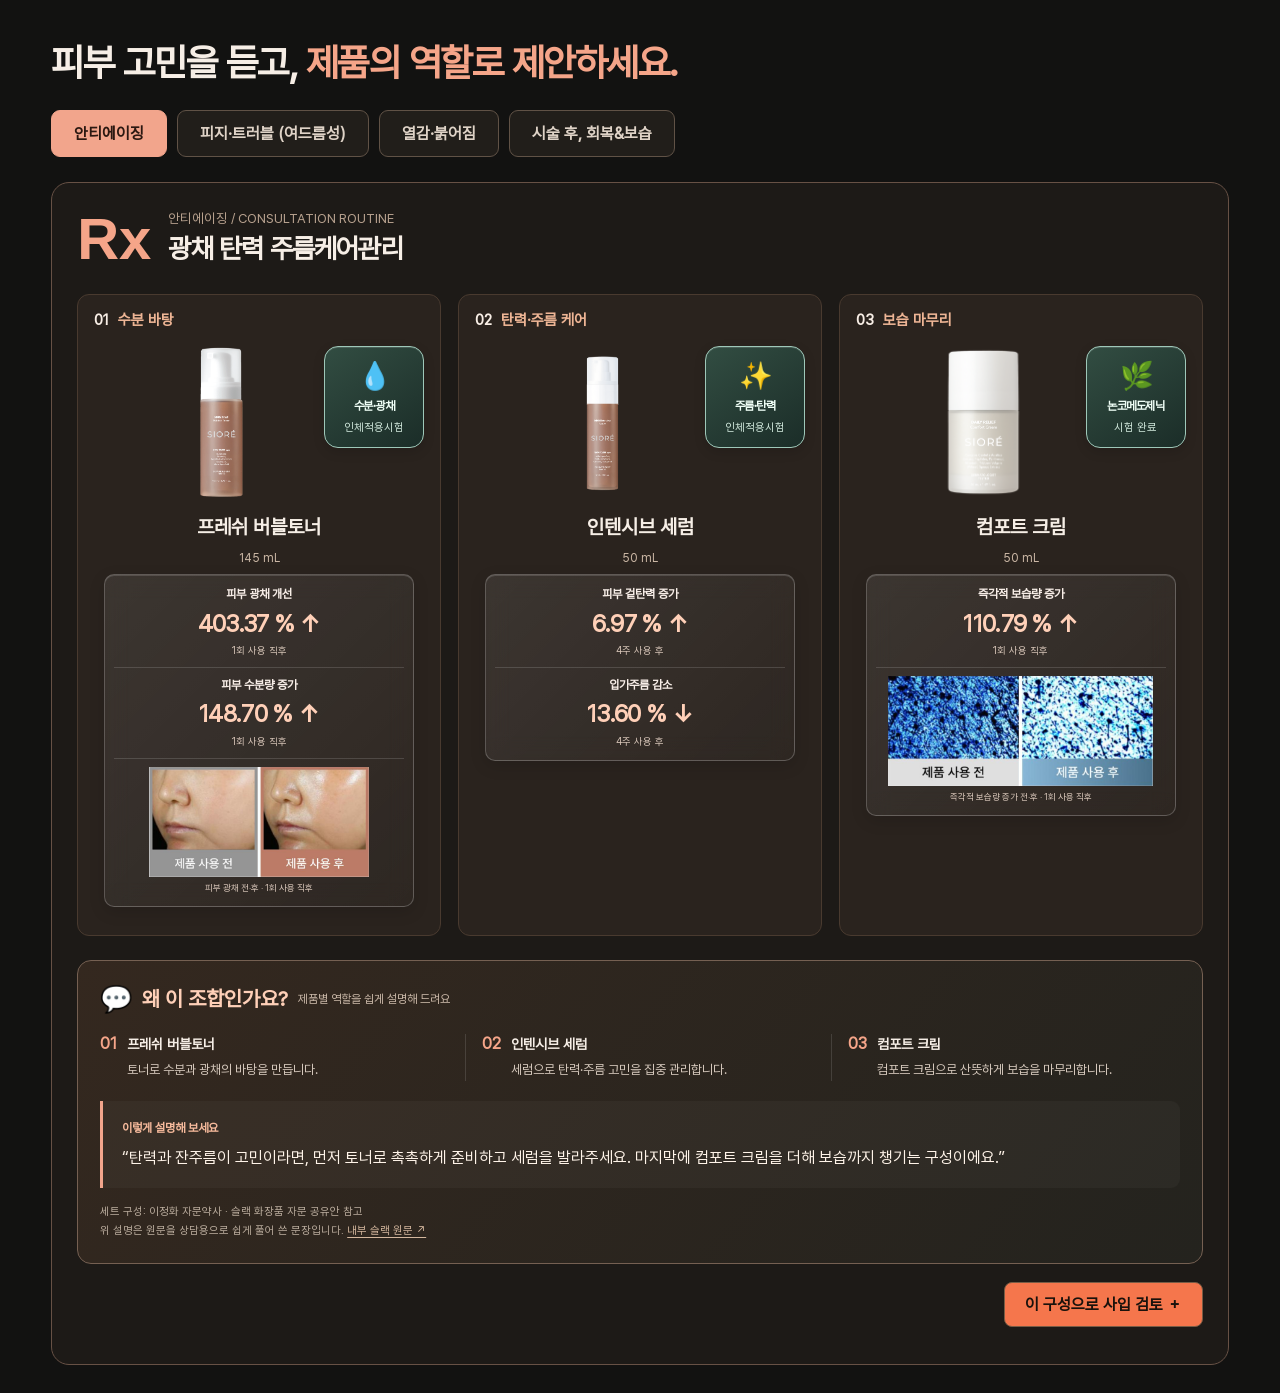
<file: advisor.html>
<!doctype html><html lang="ko"><meta charset="utf-8"><meta name="viewport" content="width=device-width,initial-scale=1"><title>SIORÉ | 고민별 상담 루틴 시안</title><style>
@font-face{font-family:PR;src:url('assets/embedded/6d0af5258997aec735.ttf')}*{box-sizing:border-box}body{margin:0;background:#121211;color:#f6eee6;font-family:PR,'Malgun Gothic',sans-serif}header{padding:22px 4%;display:flex;align-items:center;justify-content:space-between;border-bottom:1px solid #42382f}.logo{font-size:30px;letter-spacing:6px;font-weight:900}header small{color:#c6b7a6}main{max-width:1440px;margin:auto;padding:28px 4%}.eyebrow{font-size:11px;color:#f5a589;letter-spacing:2px}h1{font-size:38px;font-weight:900;letter-spacing:-1.5px;margin:12px 0}h1 span{color:#f5a589}.intro{color:#c5b9ab;font-size:14px}nav{display:flex;gap:10px;margin:25px 0}button{font:inherit;cursor:pointer}nav button{border:1px solid #605246;border-radius:9px;padding:13px 22px;color:#dfd3c7;background:#211e1a;font-weight:800}nav button[aria-pressed=true]{color:#2b1811;background:#f2a58c;border-color:#f2a58c}.panel{border:1px solid #675145;border-radius:18px;padding:25px;background:#1d1a17}.heading{display:flex;align-items:center;gap:17px}.rx{font:bold 58px/1 Arial,sans-serif;color:#f5a589}.heading h2{font-size:27px;font-weight:900;margin:5px 0;letter-spacing:-.8px}.heading small{color:#b7a18e}.products{display:grid;grid-template-columns:repeat(3,1fr);gap:17px;margin:24px 0}.product{background:#2a231e;border-radius:12px;padding:16px;text-align:center;position:relative;border:1px solid #493a2f}.step{text-align:left;font-size:15px;font-weight:800;color:#eeb595}.step i{font-style:normal;color:#f8eee6;margin-right:9px}.product img{width:100%;height:170px;object-fit:contain;display:block;margin:8px auto}.product h3{font-size:20px;margin:8px 0;font-weight:900}.product small{color:#cbb7a5;font-size:12px}.bottom{display:grid;grid-template-columns:1fr 1fr;gap:20px}.evidence{background:#f1ad95;color:#321d16;border-radius:10px;padding:16px}.evidence b{display:block;font-size:19px;font-weight:900;margin:7px 0}.evidence small{font-size:11px}.reason{font-size:14px;line-height:1.65;color:#d1c0b0}.reason b{display:block;color:white;font-size:15px}.foot{display:flex;gap:12px;justify-content:space-between;align-items:center;margin-top:18px}.foot button{padding:12px 20px;border-radius:8px;border:1px solid #795c45;background:#f5764c;color:#1a120c;font-weight:900}.source{font-size:11px;color:#a99a8c;line-height:1.6}details{margin-top:17px;color:#d8c7b7;font-size:14px}summary{cursor:pointer;font-weight:800}.status{font-size:12px;color:#f5a589} @media(max-width:700px){main{padding:22px 5%}h1{font-size:29px}nav{display:grid;grid-template-columns:1fr 1fr}.products{grid-template-columns:1fr}.bottom{grid-template-columns:1fr}.heading h2{font-size:23px}.foot{align-items:start;flex-direction:column}.product img{height:180px}header small{font-size:10px}.rx{font-size:45px}}
.product-visual{position:relative}.product-visual>img{padding:0 64px 0 15px}.test-badges{position:absolute;top:9px;right:0;display:flex;flex-direction:column;gap:7px}.test-badge{width:86px;min-height:78px;border:1px solid #b4cabc;background:#23352d;color:#e1f0e5;border-radius:12px;padding:7px 4px;display:flex;align-items:center;justify-content:center;flex-direction:column;gap:5px}.test-badge>span{display:grid;place-items:center;width:20px;height:20px;border:1px solid #b4cabc;border-radius:50%;font-size:13px}.test-badge b{font-size:10px;font-weight:800;line-height:1.2}.test-badge small{font-size:10px!important;color:#c6dfcb!important}.foot{justify-content:flex-end}@media(max-width:700px){.test-badges{right:6px}.test-badge{width:80px}} .advisor-symbol{width:92px;height:92px;object-fit:contain;flex-shrink:0}.heading>.rx{flex-shrink:0}.heading>div:last-child{min-width:0}@media(max-width:700px){.advisor-symbol{width:56px;height:56px}.heading{gap:10px}.heading h2{font-size:20px}}

.routine-heading-reason{margin-left:auto;flex:0 1 38%;padding-left:15px;border-left:2px solid #f2a58c;font-size:12px;line-height:1.6}
.routine-heading-reason b{display:block;color:#f2a58c;font-size:12px}
#starter-guide .routine-heading-reason p{font-size:11px;line-height:1.6;margin-top:4px}
.routine-product-evidence{display:flex;flex-direction:column;gap:5px;margin:8px 10px 12px;padding:12px 8px;border-radius:10px;background:#f2ad96;color:#321d16;text-align:center;line-height:1.3;min-height:104px;justify-content:center}
.routine-product-evidence span{font-size:12px;font-weight:800;word-break:keep-all}
#starter-guide .routine-product-evidence strong,.routine-product-evidence strong{font-size:25px;letter-spacing:-.7px;color:#321d16}
.routine-product-evidence small{font-size:10px;color:#59392d}
.starter-advisor-products{margin-bottom:16px}
@media(max-width:700px){.starter-advisor-heading,.heading{flex-wrap:wrap}.routine-heading-reason{flex-basis:100%;margin:6px 0 0}}

/* Category-specific clinical evidence in transparent glass cards. */
#starter-guide .routine-product-evidence,.routine-product-evidence{background:linear-gradient(135deg,#ffffff16,#ffffff05);border:1px solid #ffffff38;box-shadow:inset 0 1px 0 #ffffff24,0 5px 16px #0002;backdrop-filter:blur(12px);color:#f8eee8;gap:10px;padding:12px 9px}
.routine-evidence-metric{display:flex;flex-direction:column;gap:5px;width:100%}
.routine-evidence-metric+.routine-evidence-metric{border-top:1px solid #ffffff24;padding-top:10px}
#starter-guide .routine-product-evidence strong,.routine-product-evidence strong{color:#ffd0b8;font-size:24px}
#starter-guide .routine-product-evidence small,.routine-product-evidence small{color:#d8c6b9;font-size:10px}
.routine-evidence-photo{margin:0;width:100%;border-top:1px solid #ffffff24;padding-top:8px}
#starter-guide .routine-evidence-photo img,.routine-evidence-photo img{display:block;width:100%;height:auto;max-height:110px;object-fit:contain;margin:0;border-radius:6px;filter:none}
.routine-evidence-photo figcaption{font-size:9px;line-height:1.4;color:#d8c6b9;margin-top:5px}
html[data-theme=light] #starter-guide .routine-product-evidence{background:linear-gradient(135deg,#ffffffdd,#e9f1f588);border-color:#b2c4cc;color:#23333d}
html[data-theme=light] #starter-guide .routine-product-evidence strong{color:#8d472d}
html[data-theme=light] #starter-guide .routine-product-evidence small,html[data-theme=light] #starter-guide .routine-evidence-photo figcaption{color:#526571}
</style><main><h1>피부 고민을 듣고, <span>제품의 역할로 제안하세요.</span></h1><nav id="tabs"></nav><section class="panel" id="panel"></section><details hidden><summary>영업자료에서의 사용 흐름</summary><p>고객 고민 선택 → 3종의 역할 설명 → 제품별 시험 근거 확인 → 약국의 사입 구성 검토</p><p>이 시안의 구성과 상담 문구는 최종 검수 전 제안입니다. 세트 시너지나 치료 효과를 보증하지 않습니다.</p></details></main><script>const routines=[{"title": "안티에이징", "tag": "안티에이징", "hook": "광채 탄력 주름케어관리", "ids": [1, 2, 8], "steps": ["수분 바탕", "탄력·주름 케어", "보습 마무리"], "reason": "NMN 토너·세럼에 컴포트크림을 연결하는 구성입니다.", "stat": "인텐시브 세럼 · 입가주름 13.60% 감소", "note": "4주 사용 후", "sales": "탄력 제품을 찾으시는데 마무리 보습도 중요하신 고객에게 제안해보세요."}, {"title": "피지·트러블 (여드름성)", "tag": "피부 밸런스", "hook": "번들거림을 살피고, 가볍게 보습.", "ids": [5, 6, 3], "steps": ["순한 수분 케어", "피지 관리", "가벼운 보습"], "reason": "릴리프 토너·앰플에 NMN 수딩크림으로 마무리합니다.", "stat": "리페어 앰플 · 피지 분비량 29.23% 감소", "note": "2주 사용 후", "sales": "피지가 고민이어도 보습을 생략하지 않도록 단계별 역할로 설명하세요."}, {"title": "열감·붉어짐", "tag": "쿨링·보습", "hook": "달아오른 피부에, 쿨링부터 보습까지.", "ids": [1, 7, 8], "steps": ["수분 공급", "쿨링 케어", "보습 마무리"], "reason": "수딩젤을 중심으로 앞뒤에 수분과 보습 단계를 연결합니다.", "stat": "카밍 수딩젤 · 가온 피부 온도 10.041°C 감소", "note": "1회 사용 직후", "sales": "수딩젤의 쿨링을 먼저 설명하고, 이후 보습 마무리의 역할을 연결하세요."}, {"title": "시술 후, 회복&보습", "tag": "사용 시점 확인", "hook": "사용 가능 시점부터, 단계별 보습 케어.", "ids": [7, 6, 4], "steps": ["쿨링·수분", "보습·장벽 케어", "농밀한 보습"], "reason": "시술기관이 일반 화장품 사용을 허용한 시점에 상담합니다.", "stat": "리페어 앰플 · 피부 장벽 47.08% 개선", "note": "2주 사용 후", "sales": "어떤 시술을 언제 받으셨는지, 시술기관의 사용 안내부터 확인하세요."}],products=[{"id": 0, "name": "NMN 하이드로 캡슐 클렌징 밀크", "short": "하이드로 캡슐 클렌징밀크", "category": "클렌저", "line": "NMN LINE", "size": "150 mL", "summary": "메이크업과 미세먼지까지 한 번에 씻어내는 클렌징 밀크", "texture": "캡슐이 톡톡 터지는 밀크 제형 · 세안 후 당김이 덜한 마무리", "customer": "세안 후 당김이 싫은 고객 · 메이크업 잔여감이 고민인 고객 · 미세먼지 세정을 원하는 고객", "ingredients": ["NMN 500 ppm", "알파리포산", "PDRN", "글루타치온", "카르노신", "피크노제놀"], "stats": [{"value": "91.59 % ↑", "label": "메이크업 세정 효과", "condition": "1회 사용 직후"}, {"value": "99.48 % ↑", "label": "노폐물 세정 효과", "condition": "1회 사용 직후"}, {"value": "99.55 % ↑", "label": "미세먼지 세정 효과", "condition": "1회 직후 · 물세정 대비", "photoLinked": true}], "condition": "한국피부과학연구원 · 31~58세 여성 23명 · 1회 사용 (단회 도포)", "description": [["캡슐이 터지는 밀크 제형", "부드럽게 마사지하며 세정하고 세안 후 당김을 줄이도록 설계했습니다."], ["세정력을 수치로 확인", "메이크업·노폐물·미세먼지 세정 효과를 1회 사용 직후 측정했습니다."], ["저자극·논코메도제닉 시험", "피부 자극지수 0.00과 여드름성 피부 사용 적합 판정을 확인했습니다."]], "image": "assets/embedded/9a33d77ee0911a09f3.png", "textureImage": "assets/embedded/0c5a672d9c396322f0.png", "clinicalImage": "assets/embedded/b59a5861a614e69186.png", "clinicalCaption": "미세먼지 세정 전·후 · 1회 사용 직후", "imageEvidenceLabel": "미세먼지 세정 효과", "focus": "세안 후 당김이 고민이라면", "customerTags": ["메이크업 잔여감", "미세먼지 세정"]}, {"id": 1, "name": "NMN 프레쉬 버블 토너", "short": "프레쉬 버블토너", "category": "토너", "line": "NMN LINE", "size": "145 mL", "summary": "액티브 NMN 1%(10,000ppm)를 담은 버블 타입 토너", "texture": "펴 바르면 사라지는 버블 제형 · 다음 단계 흡수를 돕는 마무리", "customer": "세안 직후 수분 충전이 필요한 고객 · 피부가 칙칙해 보인다는 고객 · 다음 단계 흡수를 높이고 싶은 고객", "ingredients": ["NMN 10,000 ppm", "글루타치온", "카르노신", "병풀추출물"], "stats": [{"value": "148.70 % ↑", "label": "피부 수분량 증가", "condition": "1회 사용 직후"}, {"value": "403.37 % ↑", "label": "피부 광채 개선", "condition": "1회 사용 직후", "photoLinked": true}, {"value": "10.43 % ↓", "label": "피부결(거칠기) 개선", "condition": "1회 사용 직후"}], "condition": "한국피부과학연구원 · 39~63세 여성 22명 · 1회 사용 (단회 도포)", "description": [["NMN 1%, 10,000 ppm", "라인의 시그니처 성분을 토너 단계에 담았습니다."], ["수분과 광채를 함께", "1회 사용 직후 수분량과 광채 개선 수치를 확인했습니다."], ["부드러운 버블 제형", "세안 후 피부결을 정돈하고 다음 단계 케어로 이어지는 토너입니다."]], "image": "assets/embedded/78fbf3f247b694c31d.png", "textureImage": "assets/embedded/d681c7c131ab1411fc.png", "clinicalImage": "assets/embedded/e8e4a36b98d4339f5b.png", "clinicalCaption": "피부 광채 전·후 · 1회 사용 직후", "imageEvidenceLabel": "피부 광채 개선", "focus": "수분과 광채가 필요하다면", "customerTags": ["세안 직후 건조", "칙칙한 피부"]}, {"id": 2, "name": "NMN 인텐시브 세럼", "short": "인텐시브 세럼", "category": "세럼", "line": "NMN LINE", "size": "50 mL", "summary": "탄력·주름·톤을 동시에 끌어올리는 광채 조명 리프팅 세럼", "texture": "오일과 워터의 장점만 합친 하이브리드 에멀전 · #쫀쫀탄력 #유리광채 #집중케어", "customer": "건성·지성·복합성 모두 · 탄력저하, 잔주름, 속건조, 푸석한 피부 · 눈가 입가 잔주름에 탄력이 필요한 분", "ingredients": ["NMN 10,000 ppm", "알파리포산", "PDRN", "글루타치온", "카르노신", "피크노제놀"], "stats": [{"value": "13.60 % ↓", "label": "입가주름 감소", "condition": "4주 사용 후"}, {"value": "6.97 % ↑", "label": "피부 겉탄력 증가", "condition": "4주 사용 후"}, {"value": "564.64 % ↑", "label": "피부 광채 개선", "condition": "세럼 + 리치크림 · 1회 사용 직후", "photoLinked": true, "synergy": true}], "condition": "한국피부과학연구원 · 34~69세 여성 23명 · 4주 · 1일 2회 · 광채 항목은 세럼+리치크림 병행 1회 사용 직후 결과", "description": [["하이브리드 에멀전", "오일과 워터의 장점을 결합한 밀착감 있는 텍스처입니다."], ["NMN 10,000 ppm", "99% 고순도 NMN 원료를 사용한 집중 케어 세럼입니다."], ["리치크림 병행 시험", "광채 564.64% 개선은 리치크림을 함께 사용한 조건의 결과입니다."]], "image": "assets/embedded/618de354a87cfcf17f.png", "textureImage": "assets/embedded/31f0ef7816986891c7.png", "clinicalImage": "assets/embedded/c5e6f58f2ffe43f7a8.png", "clinicalCaption": "피부 광채 전·후 · 리치크림 병행, 1회 사용 직후", "imageEvidenceLabel": "피부 광채 개선", "focus": "잔주름·탄력이 고민이라면", "customerTags": ["눈가·입가 주름", "푸석한 피부"]}, {"id": 3, "name": "NMN 하이드레이팅 수딩 크림", "short": "하이드레이팅 수딩크림", "category": "수딩크림", "line": "NMN LINE", "size": "50 mL", "summary": "바르고 24시간까지 수분을 붙잡아 두는 데일리 수딩 크림", "texture": "가볍게 밀착되는 수딩 크림 제형 · 산뜻하게 마무리되는 사용감", "customer": "하루 종일 건조하다는 고객 · 가벼운 마무리를 원하는 고객 · NMN 라인 데일리 크림이 필요한 고객", "ingredients": ["NMN 10,000 ppm", "글루타치온", "세라마이드", "병풀추출물", "레스베라트롤", "알파리포산"], "stats": [{"value": "149.87 % ↑", "label": "즉각 보습량(겉수분)", "condition": "1회 사용 직후", "photoLinked": true}, {"value": "93.35 % ↑", "label": "피부 수분량 (직후)", "condition": "1회 사용 직후"}, {"value": "56.65 % ↑", "label": "24시간 보습 지속력", "condition": "사용 24시간 후"}], "condition": "한국피부과학연구원 · 39~63세 여성 22명 · 1회 사용 (단회 도포)", "description": [["24시간 보습 시험", "사용 24시간 후 수분 유지 지표를 확인했습니다."], ["세라마이드와 병풀", "보습과 피부 컨디셔닝 성분을 함께 담았습니다."], ["가벼운 데일리 크림", "산뜻한 마무리를 원하는 일상 보습 케어에 적합한 제형입니다."]], "image": "assets/embedded/190f4dda34c107f464.png", "textureImage": "assets/embedded/54993340c9269c5bfb.png", "clinicalImage": "assets/embedded/77f45be6e151ab9de4.png", "clinicalCaption": "즉각 보습량 전·후 · 1회 사용 직후", "imageEvidenceLabel": "즉각 보습량(겉수분)", "focus": "가볍게, 오래 보습하고 싶다면", "customerTags": ["하루 종일 건조", "데일리 보습"]}, {"id": 4, "name": "NMN 딥 글로우 리치크림", "short": "딥 글로우 리치크림", "category": "리치크림", "line": "NMN LINE", "size": "50 mL", "summary": "주름·치밀도·광채를 한 번에 보는 NMN 라인의 최상위 크림", "texture": "농밀하게 감싸는 리치 제형 · 밤에는 두껍게 올려 수면팩처럼", "customer": "깊은 주름이 고민인 고객 · 나이트 케어를 찾는 고객 · 세럼과 세트로 권할 고객", "ingredients": ["NMN 10,000 ppm", "알파리포산", "PDRN", "글루타치온", "카르노신", "피크노제놀"], "stats": [{"value": "21.89 % ↓", "label": "팔자주름 감소", "condition": "4주 사용 후"}, {"value": "18.52 % ↓", "label": "입가주름 감소", "condition": "4주 사용 후"}, {"value": "45.11 % ↑", "label": "피부 수분량 증가", "condition": "4주 사용 후", "photoLinked": true}, {"value": "564.64 % ↑", "label": "피부 광채 개선", "condition": "세럼 + 리치크림 · 1회 사용 직후", "synergy": true, "imageProductId": 2}], "condition": "한국피부과학연구원 · 31~58세 여성 23명 · 4주 · 1일 2회 · 광채 항목은 세럼+리치크림 병행 1회 사용 직후 결과", "description": [["주름·보습 집중 케어", "4주 사용 후 팔자주름·입가주름·수분량 변화를 확인했습니다."], ["세럼과 함께하는 광채 케어", "세럼과 리치크림을 병행 사용한 시험에서, 1회 사용 직후 피부 광채 564.64% 개선이 확인됐습니다."], ["농밀한 리치 제형", "피부를 감싸는 제형으로 나이트 케어에도 활용합니다."]], "image": "assets/embedded/a3da99d2032aacce32.png", "textureImage": "assets/embedded/796f54687ab11cebe4.png", "clinicalImage": "assets/embedded/d1625184e30bf6236b.png", "clinicalCaption": "피부 수분량 전·후 · 4주 사용 후", "imageEvidenceLabel": "피부 수분량 증가", "focus": "깊은 주름·건조가 고민이라면", "customerTags": ["농밀한 보습 선호", "나이트 케어"]}, {"id": 5, "name": "데일리 릴리프 에센스 토너", "short": "에센스 토너", "category": "토너", "line": "DAILY RELIEF", "size": "150 mL", "summary": "제주 감나무잎수 85%, 자극지수 0.00의 순한 진정 토너", "texture": "물처럼 흡수되는 순수 토너 제형 · 정제수 대신 제주 감나무잎수 85%", "customer": "순한 토너부터 시작하고 싶은 고객 · 성분을 꼼꼼히 보는 고객 · 시술 후 순한 제품을 찾는 고객", "ingredients": ["감나무잎수 85%", "병풀추출물", "펩타이드", "RICE-EGF", "밀싹추출물"], "stats": [{"value": "0.00", "label": "피부 자극지수", "condition": "인체적용시험 기준"}, {"value": "136.58 % ↑", "label": "피부 수분량 증가", "condition": "1회 사용 직후", "photoLinked": true}, {"value": "11.84 % ↓", "label": "피부결(거칠기) 개선", "condition": "1회 사용 직후"}], "condition": "한국피부과학연구원 · 30~68세 남녀 23명 · 1회 사용 (단회 도포)", "description": [["제주 감나무잎수 85%", "정제수 대신 감나무잎수를 바탕으로 피부결을 정돈합니다."], ["피부 자극지수 0.00", "저자극 시험을 완료한 진정 토너입니다."], ["릴리프 루틴의 시작", "앰플·크림에 앞서 수분을 채우는 첫 단계입니다."]], "image": "assets/embedded/6d6a41d8d877ba338b.png", "textureImage": "assets/embedded/a612cd2b8c45560a79.png", "clinicalImage": "assets/embedded/0c92a807a6dfe5a60e.png", "clinicalCaption": "피부 수분량 전·후 · 1회 사용 직후", "imageEvidenceLabel": "피부 수분량 증가", "focus": "순한 토너부터 찾는다면", "customerTags": ["성분에 민감한 고객", "부드러운 첫 보습"]}, {"id": 6, "name": "데일리 릴리프 리페어 앰플", "short": "리페어 앰플", "category": "앰플", "line": "DAILY RELIEF", "size": "30 mL", "summary": "여드름성 피부에도 쓸 수 있는(논코메도제닉) 회복 집중 앰플", "texture": "실키하게 코팅되는 앰플 제형 · 진정, 보습장벽, 회복 3단계 설계", "customer": "여드름성 피부 고객 · 피지가 많아 번들거리는 고객 · 진정과 장벽 회복이 필요한 고객", "ingredients": ["병풀추출물", "펩타이드", "판테놀", "밀싹추출물"], "stats": [{"value": "29.23 % ↓", "label": "피지 분비량 감소", "condition": "2주 사용 후"}, {"value": "적합", "label": "논코메도제닉 판정", "condition": "인체적용시험 결과"}, {"value": "0.00", "label": "피부 자극지수", "condition": "인체적용시험 기준"}, {"value": "47.08 % ↑", "label": "피부 장벽 개선", "condition": "2주 사용 후 · 공식몰 인체적용시험", "photoLinked": true}], "condition": "피지·논코메도제닉: 한국피부과학연구원 · 14~33세 남녀 20명 (여드름 보유) · 2주 · 1일 2회 (좌측 안면)<br>사진 연계 항목: 공식몰 별도 인체적용시험 · 2주 사용 후", "description": [["여드름성 피부 사용 적합", "논코메도제닉 시험을 완료한 앰플입니다."], ["피지 분비량 29.23% 감소", "2주 사용 시험에서 확인된 결과입니다."], ["피부 장벽 47.08% 개선", "공식몰 인체적용시험에서 2주 사용 후 피부 장벽 개선을 확인했습니다. 상단 전·후 사진에 해당하는 결과입니다."]], "image": "assets/embedded/f5072e282addb7e064.png", "textureImage": "assets/embedded/263f22807f47dbfb7f.png", "clinicalImage": "assets/embedded/b548c27df6cf1a3eb9.png", "clinicalCaption": "피부 장벽 개선 전·후 · 2주 사용 후", "imageEvidenceLabel": "피부 장벽 개선", "focus": "피지·여드름성 피부가 고민이라면", "customerTags": ["번들거리는 피부", "장벽 케어 관심"], "clinicalSource": "https://siore.co.kr/product/detail.html?product_no=18"}, {"id": 7, "name": "데일리 릴리프 카밍 수딩 젤", "short": "카밍 수딩젤", "category": "수딩젤", "line": "DAILY RELIEF", "size": "80 mL", "summary": "진정·보습에 각질 케어까지 되는 멀티 수딩 젤", "texture": "산뜻하게 스며드는 투명 젤 제형 · 밤에는 두껍게 올려 슬리핑팩으로", "customer": "열감이 있고 붉어지는 고객 · 각질이 일어나는 고객 · 가벼운 제형을 원하는 고객", "ingredients": ["병풀추출물", "펩타이드", "판테놀", "히알루론산", "밀싹추출물"], "stats": [{"value": "10.041°C ↓", "label": "가온 피부 온도 감소", "condition": "가온 후 대비 · 1회 사용 직후", "photoLinked": true}, {"value": "42.18 % ↓", "label": "피부 각질 개선", "condition": "1회 사용 직후"}, {"value": "76.04 % ↑", "label": "즉각 보습량(겉수분)", "condition": "1회 사용 직후"}, {"value": "15.42 % ↓", "label": "경피수분손실 감소", "condition": "1회 사용 직후"}], "condition": "한국피부과학연구원 · 21~69세 남녀 22명 · 1회 사용 (단회 도포)", "description": [["진정에 각질 케어까지", "1회 사용 직후 피부 각질 42.18% 개선을 확인했습니다."], ["보습과 수분손실 관리", "보습량 증가와 경피수분손실 감소를 함께 확인했습니다."], ["젤 크림·슬리핑팩", "낮에는 가벼운 젤 크림, 밤에는 슬리핑팩으로 활용합니다."]], "image": "assets/embedded/c5d7b07ac8ae15bcb2.png", "textureImage": "assets/embedded/70d93389e49fadde83.png", "clinicalImage": "assets/embedded/6e15e925bc33531c68.png", "clinicalCaption": "피부 온도 전·후 · 가온 후 / 1회 사용 직후", "imageEvidenceLabel": "가온 피부 온도 감소", "focus": "열감·각질이 고민이라면", "customerTags": ["붉어지는 피부", "가벼운 젤 선호"]}, {"id": 8, "name": "데일리 릴리프 컴포트 크림", "short": "컴포트 크림", "category": "크림", "line": "DAILY RELIEF", "size": "50 mL", "summary": "여드름성 피부에도 사용 적합(논코메도제닉) 판정을 받은 진정 크림", "texture": "순백의 가벼운 크림 제형 · 유분감 없이 마무리되는 사용감", "customer": "산뜻한 마무리를 원하는 고객 · 트러블 걱정 없는 크림을 찾는 고객 · 피지가 많은 고객", "ingredients": ["병풀추출물", "펩타이드", "판테놀", "히알루론산", "밀싹추출물"], "stats": [{"value": "적합", "label": "논코메도제닉 판정", "condition": "인체적용시험 결과"}, {"value": "28.95 % ↓", "label": "피지 분비량 감소", "condition": "2주 사용 후"}, {"value": "0.00", "label": "피부 자극지수", "condition": "인체적용시험 기준"}, {"value": "110.79 % ↑", "label": "즉각적 보습량 증가", "condition": "1회 사용 직후 · 공식몰 인체적용시험", "photoLinked": true}], "condition": "피지·논코메도제닉: 한국피부과학연구원 · 14~33세 남녀 20명 (여드름 보유) · 2주 · 1일 2회 (우측 안면)<br>사진 연계 항목: 공식몰 별도 인체적용시험 · 1회 사용 직후", "description": [["여드름성 피부 사용 적합", "논코메도제닉 시험을 완료한 진정 크림입니다."], ["피지 분비량 28.95% 감소", "2주 사용 시험에서 확인된 결과입니다."], ["즉각적 보습량 110.79% 증가", "공식몰 인체적용시험에서 1회 사용 직후 보습량 증가를 확인했습니다. 상단 전·후 사진에 해당하는 결과입니다."]], "image": "assets/embedded/f79f5945e6369d7c69.png", "textureImage": "assets/embedded/730ea80bfebe04b03c.png", "clinicalImage": "assets/embedded/1d62a84a5bfb7c1335.png", "clinicalCaption": "즉각적 보습량 증가 전·후 · 1회 사용 직후", "imageEvidenceLabel": "즉각적 보습량 증가", "focus": "여드름성 피부의 보습을 찾는다면", "customerTags": ["번들거림 고민", "산뜻한 크림 선호"], "clinicalSource": "https://siore.co.kr/product/detail.html?product_no=16"}, {"id": 9, "name": "마시는 PDRN 200 어드밴스드", "short": "마시는 PDRN 200", "category": "이너뷰티", "line": "INNER BEAUTY", "size": "15 g × 15포", "summary": "PDRN·콜라겐·NMN·병풀을 한 포에.", "texture": "스틱형 액상 · 달콤한 적포도 맛으로 물 없이 섭취", "customer": "바르는 케어와 함께 속부터 챙기고 싶은 고객 · 릴리프 라인 구매 고객 · 이너뷰티에 관심 있는 고객", "ingredients": ["PDRN 200 mg", "피쉬콜라겐 1,000 mg", "NMN 120 mg", "병풀추출분말 100 mg"], "stats": [{"value": "200 mg", "label": "PDRN", "condition": "1포당 함량"}, {"value": "1,000 mg", "label": "피쉬콜라겐", "condition": "피쉬콜라겐펩타이드 · 1포당"}, {"value": "120 mg", "label": "NMN", "condition": "리포좀효모추출물분말(NMN 70%)"}, {"value": "100 mg", "label": "병풀추출분말", "condition": "1포당 함량"}], "condition": "시오레 공식몰 제품 안내 및 교육자료 기준 · 1포 15 g", "description": [["네 가지 성분을 한 포에", "PDRN·콜라겐·NMN·병풀을 함께 담아, 한 포로 간편하게 챙기는 이너뷰티 루틴입니다."], ["NMN 120 mg 함유", "리포좀효모추출물분말(NMN 70%)을 원료로 사용합니다. 한 포에 NMN 120 mg을 담았습니다."], ["물 없이, 간편한 액상 스틱", "달콤한 적포도 맛. 하루 한 포, 바르는 케어와 함께하는 일상 속 루틴을 제안합니다."]], "image": "assets/embedded/45a5474fbf556cb360.jpg", "textureImage": "", "clinicalImage": "", "clinicalCaption": "", "stick": "assets/embedded/3a669cd6789b5c469f.png", "reportImage": "https://img.friendly-pharmacist.com/SIORE/PDRN%20Drink/PDRN_advanced200_04.jpg", "ingredientNote": "NMN 원료: 리포좀효모추출물분말(NMN 70%)<br>원료 171.45 mg에 해당 · 1포 기준", "focus": "먹는 이너뷰티도 함께 찾는다면", "customerTags": ["바르는 케어 병행", "간편한 한 포 선호"]}];function badges(id){const verified={0:['세정력','인체적용시험'],1:['수분·광채','인체적용시험'],2:['주름·탄력','인체적용시험'],3:['보습','인체적용시험'],4:['주름·보습','인체적용시험'],5:['피부 자극지수','0.00'],6:['논코메도제닉','시험 완료'],7:['논코메도제닉','시험 완료'],8:['논코메도제닉','시험 완료']};const b=verified[id];return b?`<div class="test-badge" title="제품별 기존 시험자료 기준"><span aria-hidden="true">${({0:"🫧",1:"💧",2:"✨",3:"💧",4:"✨",5:"🌿",6:"🌿",7:"🌿",8:"🌿"}[id])}</span><b>${b[0]}</b><small>${b[1]}</small></div>`:'';}function routineEvidence(product, routineIndex){
 const selections=[{1:[1,0],2:[1,0],8:[3]},{5:[1,0],6:[0],3:[0,2]},{1:[0],7:[0],8:[3]},{7:[0,2],6:[3],4:[2]}];
 const indices=selections[routineIndex]?.[product.id]||[0];
 const stats=indices.map(i=>product.stats[i]).filter(Boolean);
 const photo=stats.some(s=>s.photoLinked&&!s.synergy)&&product.clinicalImage;
 return `<div class="routine-product-evidence">${stats.map(stat=>`<div class="routine-evidence-metric"><span>${stat.label}</span><strong>${stat.value}</strong><small>${stat.condition.replace(' · 공식몰 인체적용시험','')}</small></div>`).join('')}${photo?`<figure class="routine-evidence-photo"><img src="${product.clinicalImage}" alt="${product.clinicalCaption}" loading="lazy"><figcaption>${product.clinicalCaption}</figcaption></figure>`:''}</div>`;
}

const recommendationScripts=[
{roles:['토너로 수분과 광채의 바탕을 만듭니다.','세럼으로 탄력·주름 고민을 집중 관리합니다.','컴포트 크림으로 산뜻하게 보습을 마무리합니다.'],script:'“탄력과 잔주름이 고민이라면, 먼저 토너로 촉촉하게 준비하고 세럼을 발라주세요. 마지막에 컴포트 크림을 더해 보습까지 챙기는 구성이에요.”'},
{roles:['에센스 토너로 피부에 수분을 보충합니다.','리페어 앰플로 피지 고민을 관리합니다.','수딩 크림으로 가벼운 보습을 더합니다.'],script:'“번들거린다고 보습을 빼기보다는, 가볍게 나눠 바르는 구성이에요. 토너로 수분을 채우고 피지 관리 앰플을 바른 뒤, 수딩 크림으로 산뜻하게 마무리해 주세요.”'},
{roles:['버블 토너로 수분을 먼저 공급합니다.','카밍 수딩젤로 쿨링과 수분 케어를 합니다.','컴포트 크림으로 보습을 마무리합니다.'],script:'“열감이 고민일 때는 수딩젤이 중심이에요. 앞에는 토너로 수분을 보충하고, 뒤에는 컴포트 크림을 더해 쿨링부터 보습까지 이어가는 구성이에요.”'},
{roles:['카밍 수딩젤로 쿨링·수분 케어를 시작합니다.','리페어 앰플로 보습·장벽 케어를 더합니다.','리치 크림으로 농밀하게 보습을 마무리합니다.'],script:'“시술받은 곳에서 화장품을 사용해도 된다고 안내한 시점부터 시작해 주세요. 수딩젤, 앰플, 리치 크림 순서로 바르며 수분과 보습을 차근차근 더하는 구성이에요.”'}
];
function recommendationBox(n){const r=routines[n],copy=recommendationScripts[n];return `<section class="recommendation-box" aria-labelledby="recommendation-title"><div class="recommendation-title"><span aria-hidden="true">💬</span><h3 id="recommendation-title">왜 이 조합인가요?</h3><small>제품별 역할을 쉽게 설명해 드려요</small></div><ol class="recommendation-roles">${r.ids.map((id,i)=>`<li><span>0${i+1}</span><div><b>${products[id].short}</b><p>${copy.roles[i]}</p></div></li>`).join('')}</ol><div class="recommendation-script"><b>이렇게 설명해 보세요</b><p>${copy.script}</p></div><p class="recommendation-source">세트 구성: 이정화 자문약사 · 슬랙 화장품 자문 공유안 참고<br>위 설명은 원문을 상담용으로 쉽게 풀어 쓴 문장입니다. <a href="https://pharmabroshq.slack.com/archives/C0C0RMVDZ7Z/p1790556639307029" target="_blank" rel="noopener noreferrer">내부 슬랙 원문 ↗</a></p></section>`;}

function show(n){document.querySelectorAll('nav button').forEach((b,i)=>b.setAttribute('aria-pressed',i===n));const r=routines[n];document.querySelector('#panel').innerHTML=`<div class="heading"><div class="rx">Rx</div><div><small>${r.tag} / CONSULTATION ROUTINE</small><h2>${r.hook}</h2></div></div><div class="products">${r.ids.map((id,i)=>`<article class="product" role="button" tabindex="0" onclick="parent.openSku(${id})" onkeydown="if(event.key==='Enter')parent.openSku(${id})" style="cursor:pointer"><div class="step"><i>0${i+1}</i>${r.steps[i]}</div><div class="product-visual"><img src="${products[id].image}" alt="${products[id].name}"><div class="test-badges">${badges(id)}</div></div><h3>${products[id].short}</h3><small>${products[id].size}</small>${routineEvidence(products[id],n)}</article>`).join('')}</div>${recommendationBox(n)}<div class="foot"><button id="select">이 구성으로 사입 검토 ＋</button></div><p class="status" id="status"></p>`;document.querySelector('#select').onclick=()=>parent.addAdvisorRoutine(n);}document.querySelector('#tabs').innerHTML=routines.map((r,i)=>`<button aria-pressed="${i===0}" onclick="show(${i})">${r.title}</button>`).join('');show(0);</script></html>
<style>
.test-badge{position:relative;overflow:hidden;width:100px;min-height:102px;padding:10px 5px;gap:7px;border:1px solid #9ec8b9;background:linear-gradient(145deg,#324d42,#1b2d28);box-shadow:inset 0 1px 0 #ffffff25,0 4px 12px #0002;border-radius:14px}
.test-badge>span{width:32px;height:32px;font-size:27px;border:0;border-radius:0;line-height:1;filter:none}
.test-badge b{font-size:12px;line-height:1.3;letter-spacing:-.5px;color:#f0fff7}
.test-badge small{font-size:11px!important;color:#d3eade!important}
.test-badge:after{content:"";pointer-events:none;position:absolute;inset:-40% -70%;background:linear-gradient(115deg,transparent 44%,#e9fff94d 50%,transparent 56%);transform:translateX(-90%);animation:careBadgeShine 5s ease-in-out infinite}
.product:nth-child(2) .test-badge:after{animation-delay:.6s}.product:nth-child(3) .test-badge:after{animation-delay:1.2s}
@keyframes careBadgeShine{0%,50%{transform:translateX(-90%)}85%,100%{transform:translateX(90%)}}
.product-visual>img{padding-right:90px}
@media(max-width:700px){.test-badge{width:86px;min-height:94px}.test-badge b{font-size:11px}.product-visual>img{padding-right:78px}}
@media(prefers-reduced-motion:reduce){.test-badge:after{animation:none;display:none}}
</style>

<style>
.recommendation-box{border:1px solid #756052;border-radius:14px;padding:22px;background:linear-gradient(130deg,#34281f,#24231e);margin-top:20px;word-break:keep-all}
.recommendation-title{display:flex;align-items:center;gap:10px;flex-wrap:wrap}.recommendation-title>span{font-size:26px}.recommendation-title h3{margin:0;font-size:21px;color:#ffd0b8}.recommendation-title small{color:#cbb9a9;font-size:12px}
.recommendation-roles{list-style:none;padding:0;margin:20px 0;display:grid;grid-template-columns:repeat(3,minmax(0,1fr));gap:16px}.recommendation-roles li{display:flex;gap:10px;padding-right:12px}.recommendation-roles li+li{border-left:1px solid #ffffff20;padding-left:16px}.recommendation-roles li>span{color:#f5a589;font-weight:900}.recommendation-roles b{font-size:14px}.recommendation-roles p{font-size:13px;line-height:1.65;color:#d5c8bc;margin:6px 0 0}
.recommendation-script{padding:16px 19px;background:#ffffff08;border-left:3px solid #f2a58c;border-radius:0 9px 9px 0}.recommendation-script>b{font-size:12px;color:#f5b99b}.recommendation-script p{font-size:16px;line-height:1.8;margin:8px 0 0;color:#fff4e9}.recommendation-source{font-size:11px;line-height:1.7;color:#bcae9f;margin:15px 0 0}.recommendation-source a{color:#d4b79e;text-underline-offset:3px}
@media(max-width:700px){.recommendation-box{padding:17px}.recommendation-title small{flex-basis:100%}.recommendation-roles{grid-template-columns:1fr;gap:12px}.recommendation-roles li+li{border-left:0;border-top:1px solid #ffffff20;padding:12px 0 0}.recommendation-script{padding:13px}.recommendation-script p{font-size:15px}}
</style>
</file>
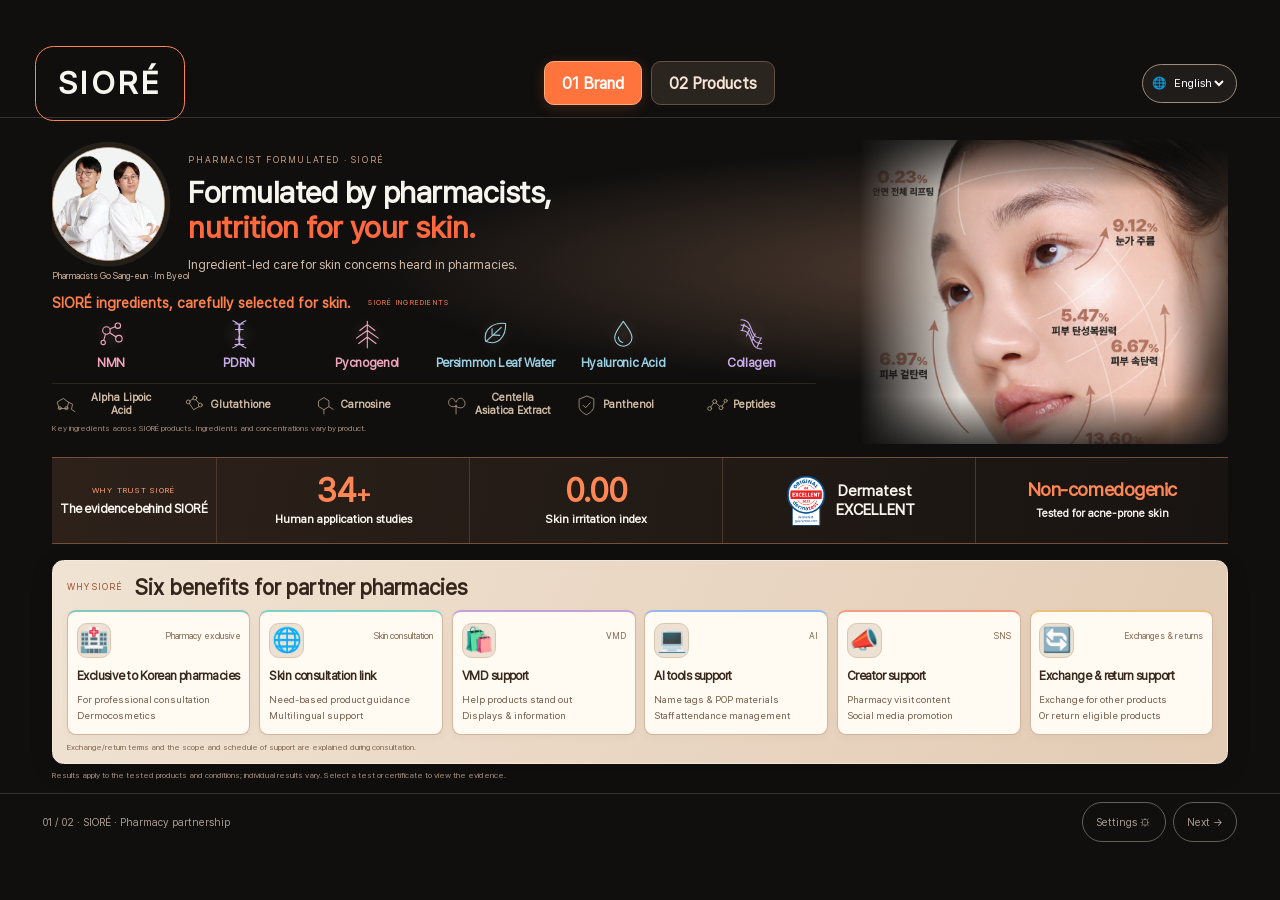
<file: global.html>
<!doctype html><html data-edition="global" lang="ko"><meta charset="utf-8"><script>try{document.documentElement.dataset.theme=localStorage.getItem('siore-showroom-theme')==='light'?'light':'dark'}catch{document.documentElement.dataset.theme='dark'}</script><meta name="viewport" content="width=device-width,initial-scale=1"><title>SIORÉ | 약국 파트너십 제안</title><meta name="description" content="시오레 약국 파트너십 제안. 대표 스킨케어 제품, 피부상담 서비스, 약국 홍보·운영 지원을 소개합니다."><link rel="manifest" href="manifest.json"><meta name="theme-color" content="#f65324"><meta name="mobile-web-app-capable" content="yes"><meta name="apple-mobile-web-app-capable" content="yes"><meta name="apple-mobile-web-app-status-bar-style" content="black-translucent"><link rel="apple-touch-icon" href="assets/icon-192.png">
<style>html:not(.intro-started) #presentation{visibility:hidden}
@font-face{font-family:PR;src:url('assets/embedded/6d0af5258997aec735.ttf')}*{box-sizing:border-box}body{margin:0;background:#100f0e;color:#f8f4ee;font-family:PR,sans-serif}button,a{font:inherit}button{cursor:pointer;color:inherit;background:none;border:1px solid #655d57;border-radius:40px;padding:12px 21px;min-height:44px}button:hover,button[aria-pressed=true]{background:#f65324;border-color:#f65324;color:white}a{color:inherit}header{height:85px;padding:18px 4%;display:flex;align-items:center;justify-content:space-between;border-bottom:1px solid #38312d;gap:15px}.brand{font-size:33px;letter-spacing:5px}nav{display:flex;gap:8px}nav button{font-size:14px;border:0}main{max-width:1600px;margin:auto}.screen{padding:30px 5% 20px;min-height:700px;display:none}.screen.active{display:block;animation:arrive .45s ease-out}.eyebrow{color:#ff8057;letter-spacing:3px;font-size:12px;margin:0 0 19px}h1{font-size:clamp(38px,4.5vw,72px);line-height:1.15;letter-spacing:-3px;margin:0 0 25px}h2{font-size:clamp(30px,3.5vw,53px);letter-spacing:-2px;margin:0 0 12px}em{font-style:normal;color:#ff693d}.lead{color:#c2b8ae;font-size:18px;line-height:1.8}.hero{display:grid;grid-template-columns:1fr 1fr;align-items:center;gap:20px}.hero .copy{position:relative;z-index:2}.primary{background:#f65324;border-color:#f65324;margin-top:14px}.stage{height:540px;position:relative;perspective:1000px;touch-action:pan-y}.halo{position:absolute;inset:10% 4%;border:1px solid #f6532470;border-radius:50%;transform:rotateX(55deg) rotateZ(-25deg);box-shadow:0 0 100px #f6532422,inset 0 0 90px #f6532418}.plinth{position:absolute;bottom:50px;left:6%;right:0;height:80px;background:linear-gradient(#41342b,#191714);border-radius:50%;box-shadow:0 40px 60px #000}.bottle{position:absolute;object-fit:contain;filter:drop-shadow(15px 25px 15px #0008);transition:transform .7s;animation:float 5s ease-in-out infinite}.b1{height:78%;left:31%;top:0;z-index:3}.b2{height:60%;left:1%;top:15%;animation-delay:-1.5s}.b3{width:38%;height:38%;right:0;bottom:75px;z-index:4;animation-delay:-3s}.stage.tilt .b1{transform:translateY(-20px) rotate(8deg)}.stage.tilt .b2{transform:translateX(-20px) rotate(-12deg)}.stage.tilt .b3{transform:translateX(12px) rotate(8deg)}.stage-label{position:absolute;bottom:0;width:100%;text-align:center;font-size:12px;color:#9f9288;letter-spacing:2px}.hero-bottom{display:flex;gap:30px;border-top:1px solid #38312d;padding-top:20px;margin-top:20px;font-size:14px;color:#cfc5bb}.gallery-top{display:flex;justify-content:space-between;gap:20px;align-items:end}.gallery-top .lead{font-size:15px;margin:0}.gallery{display:grid;grid-template-columns:repeat(4,1fr);gap:18px;margin:24px auto 0;max-width:1040px;perspective:1500px}.frame{padding:10px;background:#24201c;border:1px solid #645245;border-radius:2px;box-shadow:10px 15px 25px #0008;transition:transform .6s;position:relative;min-width:0;text-align:left}.frame:nth-child(1){transform:rotateY(7deg) translateY(12px)}.frame:nth-child(4){transform:rotateY(-7deg) translateY(12px)}.frame:hover,.frame:focus-visible{transform:translateY(-12px);background:#34251d}.poster{width:100%;aspect-ratio:9/12;object-fit:contain;display:block;background:#090909}.frame .tag{font-size:11px;color:#ff9a75;letter-spacing:1px;display:block;padding:12px 2px 5px}.frame strong{font-size:17px;display:block;margin-bottom:7px}.frame-bottom{display:flex;align-items:center;justify-content:space-between;gap:6px;border-top:1px solid #524335;padding-top:9px}.frame small{font-size:11px;overflow-wrap:anywhere;color:#c7b7a9}.qr{width:53px;height:53px;background:white;padding:3px}.play{position:absolute;top:35%;left:calc(50% - 23px);width:46px;height:46px;border:1px solid white;border-radius:50%;display:grid;place-items:center;background:#0006;font-size:18px}.note{font-size:12px;color:#a89a8e;margin-top:23px;line-height:1.7}.line-layout{display:grid;grid-template-columns:1fr 1fr;gap:40px;align-items:center;margin-top:25px}.line-picture{height:400px;background:radial-gradient(ellipse,#61402b 0,transparent 70%);position:relative}.line-picture img{width:100%;height:100%;object-fit:contain;filter:drop-shadow(20px 20px 15px #0008);animation:float 5s ease-in-out infinite}.line-tabs{display:flex;gap:9px;flex-wrap:wrap}.line-copy h3{font-size:42px;margin:0 0 15px}.line-copy p{font-size:19px;line-height:1.7;color:#bfb1a4}.chips{display:flex;gap:10px;flex-wrap:wrap}.chips span{border-bottom:1px solid #7c563f;padding:12px 0;margin-right:20px;color:#f4c1a2}.steps{display:grid;grid-template-columns:repeat(3,1fr);gap:25px;margin:40px 0}.step{border-top:2px solid #f65324;padding:25px 0}.step b{font-size:44px;color:#f65324}.step h3{font-size:24px}.step p{color:#b8aa9d;line-height:1.8}.selection{display:flex;gap:15px;flex-wrap:wrap;margin:20px 0}.consult-result{padding:25px;background:#27201a;line-height:1.8;font-size:20px;border-left:4px solid #f65324}.footer{display:flex;justify-content:space-between;align-items:center;padding:15px 5%;border-top:1px solid #38312d;color:#ab9c90;font-size:12px;gap:15px}.footer div{display:flex;gap:8px}.footer button{padding:8px 15px;font-size:12px}dialog{background:#181411;color:white;border:1px solid #665447;width:min(920px,92vw);border-radius:10px;padding:25px}dialog::backdrop{background:#000b}dialog .dialog-grid{display:grid;grid-template-columns:240px 1fr;gap:30px}dialog img.cover{width:100%;max-height:400px;object-fit:contain}.dialog-actions{display:flex;flex-wrap:wrap;gap:12px}.dialog-actions a{padding:14px 20px;background:#f65324;border-radius:30px;text-decoration:none;display:inline-block}dialog h3{font-size:30px;margin-top:12px}.close{float:right}#video-slot iframe{width:100%;height:480px;border:0}.paused *{animation-play-state:paused!important}.paused .screen{animation:none!important}@keyframes float{50%{translate:0 -13px}}@keyframes arrive{from{opacity:0;transform:translateY(20px)}to{opacity:1;transform:none}}@media(prefers-reduced-motion:reduce){*{animation:none!important;transition:none!important}}@media(max-width:900px){header{height:auto;flex-wrap:wrap}.screen{min-height:0;padding:30px 5%}.gallery{gap:12px}.hero{grid-template-columns:1fr 1fr}.stage{height:400px}.gallery-top{display:block}.frame strong{font-size:14px}.qr{width:42px;height:42px}h1{letter-spacing:-2px}.lead{font-size:16px}}@media(max-width:600px){nav{flex-wrap:wrap}nav button{padding:8px 10px}.hero,.line-layout{grid-template-columns:1fr}.stage{height:360px}.gallery{grid-template-columns:1fr 1fr}.steps{grid-template-columns:1fr;gap:5px}.hero-bottom{flex-wrap:wrap;gap:15px}.footer{flex-wrap:wrap}dialog .dialog-grid{grid-template-columns:1fr}dialog img.cover{height:230px}.line-picture{height:300px}.frame:nth-child(n){transform:none}}
.brand-story{font-size:14px;line-height:1.9;color:#bbae9e;margin-top:24px}.hero h1{font-size:clamp(34px,3.6vw,57px)}.hero .lead{font-size:16px}.b3{height:65%;width:36%;right:0;bottom:90px}.channel-origin{height:46px;display:flex;align-items:center;gap:9px;padding:0 2px 7px;color:#f5e4d6;font-size:12px}.channel-origin img{width:28px;height:19px;object-fit:contain}.channel-origin small{display:block;font-size:10px;margin-top:3px}.poster{aspect-ratio:9/10.5}.frame .play{top:39%}.proof{color:#ff8758!important;font-size:25px!important;line-height:1.3!important;margin:20px 0 7px!important}.condition{font-size:12px!important;line-height:1.7!important;margin:0!important;color:#bba99a!important}.line-copy h3{font-size:35px}.line-copy p{font-size:16px}.line-layout{gap:25px}.chips{font-size:13px}.line-picture{height:410px}.line-copy .primary{font-size:14px}.line-tabs{margin-top:22px}@media(max-width:600px){.hero h1{font-size:36px}.channel-origin{font-size:11px}.hero .lead br{display:none}.line-copy h3{font-size:30px}.brand-story{font-size:13px}}
.support-heading{display:flex;justify-content:space-between;gap:20px;align-items:center}.support-heading h2{font-size:44px}.support-heading .lead{margin:12px 0 0}.free-seal{background:#f65324;padding:17px 24px;border-radius:3px;font-size:27px;font-weight:bold;text-align:center;flex-shrink:0}.free-seal span{display:block;font-size:12px;margin-top:8px;font-weight:normal}.support-grid{display:grid;grid-template-columns:repeat(4,1fr);gap:16px;margin-top:30px;perspective:1500px}.support-card{border-radius:3px;background:#24201c;padding:0;overflow:hidden;text-align:left;border:1px solid #574235;transition:transform .35s}.support-card:hover,.support-card[aria-pressed=true]{transform:translateY(-7px);background:#33271e;border-color:#ff7843}.support-card>img,.notice-demo,.schedule-demo{width:100%;height:205px;object-fit:cover}.support-card>div:last-child{padding:19px 16px}.support-card small{font-size:11px;color:#ffac86}.support-card h3{font-size:23px;margin:13px 0}.support-card p{font-size:14px;line-height:1.8;color:#d0c1b4;margin:0}.notice-demo{background:#eee8dd;color:#254746;padding:23px!important;text-align:center}.notice-demo>span,.schedule-demo>span{font-size:10px;display:block;margin-bottom:15px}.notice-demo b{font-size:26px}.notice-demo strong{font-size:12px}.notice-demo p{color:#47605e!important;font-size:12px!important}.schedule-demo{background:#e7ebf1;color:#263d54;padding:18px!important}.schedule-demo b{font-size:22px}.week{display:flex;justify-content:space-between;margin:14px 0 9px}.week i{font-size:11px;font-style:normal}.shift{font-size:12px;padding:7px;background:#bfd4ed;border-radius:4px;width:90%;margin-bottom:6px}.shift.second{background:#b7dbcb;margin-left:12%;width:83%}.support-bottom{margin-top:28px;display:flex;gap:20px;align-items:center;justify-content:space-between;border-left:3px solid #f65324;padding:12px 18px;background:#211c17}.support-bottom p{font-size:16px;margin:0}.support-bottom a{background:#f65324;padding:12px 18px;text-decoration:none;border-radius:25px;white-space:nowrap;font-size:14px}.support-note{font-size:13px;color:#bba99a;margin-top:20px}@media(max-width:1000px){.support-heading h2{font-size:32px}.support-grid{grid-template-columns:repeat(2,1fr)}.support-card>img,.notice-demo,.schedule-demo{height:190px}.support-heading{align-items:start}}@media(max-width:600px){.support-heading{display:block}.free-seal{display:inline-block;font-size:18px;margin-top:16px}.support-grid{gap:10px}.support-card h3{font-size:17px}.support-card p{font-size:12px}.support-bottom{display:block}.support-bottom a{display:inline-block;margin-top:16px}.notice-demo b,.schedule-demo b{font-size:18px}.notice-demo,.schedule-demo{padding:14px!important}}

/* A landscape presentation uses one 16:10 stage, fitted to the visible viewport. */
@media(min-width:700px) and (orientation:landscape){
 body{height:100dvh;display:flex;align-items:center;justify-content:center;overflow:hidden}
 #presentation{width:1440px;height:900px;flex:none;display:grid;grid-template-rows:76px 760px 64px;zoom:var(--presentation-scale,1)}
 #presentation header{height:76px;padding:12px 48px;flex-wrap:nowrap}
 #presentation nav{gap:5px;flex-wrap:nowrap}
 #presentation nav button{font-size:14px;padding:12px 17px}
 #presentation main{width:100%;max-width:none;min-height:0}
 #presentation .screen{height:760px;min-height:0;padding:24px 58px 15px}
 #presentation .footer{height:64px;padding:8px 48px;flex-wrap:nowrap}
 #presentation .hero{grid-template-columns:1fr 1fr;height:620px}
 #presentation .stage{height:530px}
 #presentation .hero h1{font-size:57px}
 #presentation .hero-bottom{margin-top:0;padding-top:20px}
 #presentation h2{font-size:48px}
 #presentation .gallery-top{display:flex;height:150px}
 #presentation .gallery{grid-template-columns:repeat(4,1fr);max-width:1120px;gap:20px;margin:22px auto 0}
 #presentation .poster{height:315px;aspect-ratio:auto;object-fit:contain}
 #presentation .frame strong{font-size:17px}
 #presentation .qr{width:53px;height:53px}
 #presentation .note{margin-top:20px;font-size:12px}
 #presentation .line-tabs{margin-top:17px}
 #presentation .line-layout{grid-template-columns:1fr 1fr;margin-top:18px;gap:30px}
 #presentation .line-picture{height:410px}
 #presentation .line-copy h3{font-size:35px}
 #presentation .line-copy p{font-size:16px}
 #presentation .support-heading{display:flex;align-items:center}
 #presentation .support-heading h2{font-size:44px}
 #presentation .support-grid{grid-template-columns:repeat(4,1fr);margin-top:28px;gap:16px}
 #presentation .support-card>img,#presentation .notice-demo,#presentation .schedule-demo{height:205px}
 #presentation .support-card h3{font-size:23px}
 #presentation .support-card p{font-size:14px}
 #presentation .support-bottom{margin-top:25px;display:flex}
 #presentation .steps{grid-template-columns:repeat(3,1fr);margin:32px 0 24px}
 #presentation .selection{margin:16px 0}
 #presentation .consult-result{padding:23px}
 dialog{max-height:90dvh;overflow:auto}
}

.concern{position:absolute;z-index:6;padding:14px 17px;background:#292019;border-left:3px solid #ff6838;box-shadow:0 12px 35px #0005;pointer-events:none}.concern span{display:block;font-size:10px;letter-spacing:1px;color:#ffa67e;margin-bottom:7px}.concern b{font-size:19px;display:block;white-space:nowrap}.concern small{display:block;color:#cdbcae;font-size:11px;margin-top:8px}.concern-one{left:0;top:55px}.concern-two{right:0;top:0}.concern-three{right:0;bottom:58px}.hero .bottle{top:auto}.hero .b1{height:62%;left:36%;bottom:82px}.hero .b2{height:49%;left:6%;bottom:65px}.hero .b3{height:49%;right:0;bottom:116px}.hero .halo{inset:17% 0 9%;border-color:#fa6520}.hero .plinth{bottom:35px}.hero-bottom b{color:#ff885d;margin-right:10px}.hero .stage-label{font-size:13px;color:#dec7b5;letter-spacing:0}.hero .eyebrow{letter-spacing:1.5px}.hero h1{line-height:1.18!important}.hero .lead{font-size:19px!important;line-height:1.8}.hero .brand-story{font-size:14px;line-height:1.8}.hero .primary{font-size:16px;padding:16px 23px}.hero-bottom{justify-content:space-between;gap:15px}
@media(min-width:700px) and (orientation:landscape){#presentation .hero{grid-template-columns:1fr 1.05fr;gap:30px}#presentation .hero h1{font-size:53px}#presentation .hero .stage{height:550px}#presentation .hero .lead{font-size:19px}}
@media(max-width:600px){.concern{padding:9px}.concern b{font-size:13px}.concern small{font-size:9px}.concern-one{top:28px}.concern-two{top:0}.concern-three{bottom:35px}.hero .stage-label{font-size:10px}.hero .lead{font-size:16px!important}}

.concern{min-height:91px;padding:12px 12px 12px 99px}.texture-thumb{position:absolute;left:9px;top:9px;width:78px;height:74px;object-fit:cover;border-radius:50%;border:1px solid #8b5d3f}.milk-zoom{object-fit:none;object-position:48% 58%;width:78px;height:74px}.concern b{font-size:16px}.concern small{font-size:10px}.concern-one{left:-5px;top:20px}.concern-two{right:0;top:126px}.concern-three{right:0;bottom:48px}.hero .b1{left:36%;height:55%;bottom:92px}.hero .b2{left:3%;height:47%;bottom:80px}.hero .b3{right:0;height:42%;bottom:147px}.hero .stage-label{font-size:10px;line-height:1.7;color:#bbaa9a}.hero-bottom{align-items:center;padding-top:16px}.trust-item{display:flex;align-items:center;gap:14px;flex:1}.trust-item>img{width:57px;height:72px;object-fit:contain}.trust-item b,.trust-item strong,.trust-item small{display:block}.trust-item b{font-size:12px;color:#d3c5b9;margin:0 0 5px}.trust-item strong{font-size:17px}.trust-item small{font-size:10px;margin-top:5px;color:#a99989}.test-icon{display:grid;place-items:center;width:60px;height:60px;border:1px solid #ce946d;border-radius:50%;font-size:30px;color:#ffd0ad;flex-shrink:0}.test-icon.number{font-size:20px}.hero .brand-story{margin-top:16px}
@media(min-width:700px) and (orientation:landscape){#presentation .hero{height:600px}#presentation .hero-bottom{padding-top:16px}}
@media(max-width:600px){.concern{padding:9px 9px 9px 60px;min-height:64px}.texture-thumb{width:43px;height:43px}.concern b{font-size:12px}.concern small{font-size:8px}.concern-two{top:90px}.trust-item{min-width:240px}.hero-bottom{flex-wrap:wrap}}
.milk-zoom{object-fit:cover;object-position:center}.concern-two{top:20px}.concern-one{top:123px;left:-5px}@media(min-width:700px) and (orientation:landscape){html{overflow:clip}}

.product-trio{display:grid;grid-template-columns:repeat(3,minmax(0,1fr));gap:22px;align-items:start;perspective:none!important;isolation:isolate}.product-unit{position:relative;height:490px;min-width:0;border-bottom:1px solid #624634}.unit-heading{text-align:center;height:83px;position:relative;z-index:3}.unit-heading small{font-size:10px;color:#ff986c;letter-spacing:1px;display:block}.unit-heading b{font-size:16px;display:block;margin:10px 0 7px;white-space:nowrap}.unit-heading span{font-size:11px;color:#cbbbae}.unit-texture{position:absolute;width:100%;height:245px;top:93px;left:0;object-fit:contain;mix-blend-mode:screen;opacity:1;transform:rotate(-12deg);filter:drop-shadow(0 4px 10px #ffffff12)}.unit-product{position:absolute;top:161px;left:17%;width:66%;height:252px;object-fit:contain;filter:drop-shadow(12px 20px 10px #0009);animation:float 5s ease-in-out infinite}.bubble-unit .unit-product{animation-delay:-1.5s}.gel-unit .unit-product{animation-delay:-3s}.gel-unit .unit-texture{transform:rotate(8deg)}.unit-caption{position:absolute;top:433px;width:100%;text-align:center}.unit-caption b{font-size:14px;color:#ffd0b5;display:block;white-space:nowrap}.unit-caption span{font-size:11px;display:block;margin-top:7px;color:#c1afa0}.trio-condition{position:absolute;bottom:0;left:0;right:0;text-align:right;font-size:10px;line-height:1.7;color:#ab998a}.product-trio.tilt .unit-product{transform:translateY(-8px)}
@media(min-width:700px) and (orientation:landscape){#presentation .hero{grid-template-columns:520px 1fr;gap:30px}#presentation .hero h1{font-size:48px}#presentation .hero .stage{height:550px}#presentation .hero .lead{font-size:18px!important}}
@media(max-width:600px){.product-trio{height:455px!important;gap:8px}.product-unit{height:405px}.unit-heading b{font-size:11px;white-space:normal}.unit-heading small{font-size:8px}.unit-heading span{font-size:9px}.unit-texture{top:90px;height:165px}.unit-product{top:145px;height:190px;width:80%;left:10%}.unit-caption{top:350px}.unit-caption b{font-size:9px;white-space:normal}.unit-caption span{font-size:9px}.trio-condition{font-size:8px}}

.overview h2{font-size:42px!important;line-height:1.2}.overview-grid{display:grid;grid-template-columns:repeat(4,1fr);gap:17px;margin:28px 0}.overview-card{border-radius:3px;text-align:left;min-height:310px;padding:24px 20px;background:#231d18;position:relative;border-top:3px solid #f65324}.overview-card>span{font-size:11px;color:#ffac87;letter-spacing:1px}.overview-card h3{font-size:23px;margin:35px 0 16px}.overview-card p{font-size:14px;line-height:1.8;color:#d2c2b5}.overview-card>b{display:block;color:#ffbd9c;font-size:12px;margin-top:28px}.overview-products h3{margin-top:125px}.overview-bottles{position:absolute;top:60px;left:20px;right:20px;height:108px;display:flex;justify-content:center;gap:15px}.overview-bottles img{width:24%;height:100%;object-fit:contain;filter:drop-shadow(4px 7px 5px #0008)}.consult-share{display:flex;align-items:center;gap:22px;background:#30231b;padding:20px 24px;border-left:4px solid #f65324}.consult-share>img{width:90px;height:90px;background:white;padding:4px}.consult-share small{font-size:12px;color:#ffa478}.consult-share h3{font-size:23px;margin:10px 0}.consult-share p{font-size:13px;color:#cdb8a7;margin:0}.share-actions{margin-left:auto;display:flex;flex-direction:column;gap:7px}.share-actions a,.consult-inline a{font-size:13px;text-decoration:none;color:#ffc1a0}.share-actions button{font-size:12px;min-height:32px;padding:6px 13px}.consult-inline{display:flex;align-items:center;gap:20px;margin-top:18px;font-size:13px}.consult-inline img{width:64px;height:64px;background:white;padding:3px}.consult-inline button{font-size:12px}.consult-inline span{line-height:1.7}#presentation nav button{padding-left:11px!important;padding-right:11px!important;font-size:13px!important}@media(max-width:700px){.overview-grid{grid-template-columns:1fr 1fr}.consult-share{flex-wrap:wrap}.overview-card{min-height:280px}.overview-card h3{font-size:19px}.overview h2{font-size:30px!important}.consult-inline{flex-wrap:wrap}}
.proposal-contact{display:flex;align-items:center;gap:18px;flex-wrap:wrap;margin:16px 0}.proposal-contact>span{color:#ffac86;font-size:14px}.proposal-contact a{font-size:25px;font-weight:bold;text-decoration:none}.proposal-contact small{color:#bba99a;font-size:12px}@media(max-width:600px){.proposal-contact{gap:10px}.proposal-contact small{width:100%}}
.proposal-contact{display:flex;align-items:center;gap:18px;flex-wrap:wrap;margin:16px 0}.proposal-contact>span{color:#ffac86;font-size:14px}.proposal-contact a{font-size:25px;font-weight:bold;text-decoration:none}.proposal-contact small{color:#bba99a;font-size:12px}@media(max-width:600px){.proposal-contact{gap:10px}.proposal-contact small{width:100%}}@media(min-width:700px) and (orientation:landscape){#presentation .screen:last-child .steps{margin:22px 0 14px;gap:25px}#presentation .screen:last-child .step{padding:16px 0}#presentation .screen:last-child .step h3{margin:16px 0}#presentation .screen:last-child .consult-result{padding:16px 23px}#presentation .screen:last-child .consult-inline{margin-top:14px}}
.partner-heading{display:flex;justify-content:space-between;align-items:flex-end;gap:24px}.partner-heading h2{font-size:43px;line-height:1.22;margin:0}.partner-heading .eyebrow{margin-bottom:12px}.partner-heading>p{font-size:15px;color:#c4b6a8;line-height:1.8;margin:0 0 5px}.partner-grid{display:grid;grid-template-columns:repeat(3,minmax(0,1fr));gap:22px;margin-top:26px}.partner-card{border:1px solid #584333;background:#231c17;overflow:hidden;border-radius:14px;min-width:0;box-shadow:0 15px 28px #0003;transition:transform .2s,border-color .2s}.partner-card:hover{transform:translateY(-4px);border-color:#ff8957}.partner-art{position:relative;height:246px;overflow:hidden;background:#e9dfd1}.partner-art>img{width:100%;height:100%;object-fit:cover;display:block}.skin-card .partner-art>img{object-position:center 38%}.creator-card .partner-art>img{object-position:center 45%}.partner-number{position:absolute;top:14px;left:18px;color:#fff;font-weight:bold;font-size:39px;letter-spacing:-2px;text-shadow:0 2px 12px #2b150b55;z-index:3}.partner-chip{position:absolute;bottom:13px;left:15px;background:#1c1819dd;color:#fff;padding:8px 12px;border-radius:20px;font-size:12px;z-index:3}.partner-body{padding:21px 22px 19px}.partner-body>small{display:flex;align-items:center;gap:9px;color:#ff9c70;font-size:10px;letter-spacing:1.8px;min-height:21px}.partner-body h3{font-size:30px;letter-spacing:-1.2px;margin:9px 0 12px;line-height:1.15}.partner-body p{font-size:14px;line-height:1.8;color:#d1c2b5;margin:0}.partner-tags{display:flex;flex-wrap:wrap;gap:6px;margin:16px 0 18px}.partner-tags>span{font-size:11px;padding:6px 8px;border:1px solid #5e493a;border-radius:5px;color:#f3d6c2}.partner-actions{display:flex;gap:8px;align-items:center}.partner-actions a,.partner-actions .partner-main{display:flex;align-items:center;justify-content:space-between;flex:1;background:#f65324;color:#fff;padding:12px 14px;min-height:43px;text-decoration:none;border:0;border-radius:7px;font-size:13px;text-align:left;gap:10px}.partner-actions button:not(.partner-main){font-size:11px;padding:9px;border-radius:7px;min-height:43px;white-space:nowrap}.partner-actions b{font-size:18px}.ai-free{background:#f65324;color:#fff;border-radius:3px;letter-spacing:0;font-size:10px;padding:3px 6px;white-space:nowrap}.partner-foot{display:flex;justify-content:space-between;align-items:center;margin-top:17px;color:#af9d8e;font-size:11px;gap:14px}.partner-foot>span{letter-spacing:1.4px;color:#d9a17b}.partner-foot p{margin:0}.ai-art{background:radial-gradient(ellipse at top right,#eec78d,#cfb6a0 80%)}.ai-paper{position:absolute;background:#fff;box-shadow:0 8px 18px #513c3333;padding:9px;border-radius:5px;width:41%;height:136px;top:34px;overflow:hidden}.ai-paper>span{display:block;font-size:8px;letter-spacing:1px;color:#9e613e;padding-bottom:5px}.ai-paper img{width:100%;height:102px;object-fit:cover;object-position:top}.paper-name{left:25px;transform:rotate(-9deg)}.paper-pop{right:20px;top:22px;transform:rotate(8deg)}.ai-calendar{position:absolute;left:74px;right:27px;bottom:29px;background:#fffaf3;padding:12px 13px 10px;border-radius:7px;box-shadow:0 8px 24px #392b2540;transform:rotate(-3deg);color:#40372f}.ai-calendar>div:first-child{display:flex;justify-content:space-between;gap:8px}.ai-calendar b{font-size:13px}.ai-calendar span{font-size:8px;color:#9c8978}.calendar-days{display:flex;justify-content:space-between;margin:10px 0 6px}.calendar-days i{font-style:normal;font-size:9px;color:#7e7068}.calendar-shift,.calendar-record{font-size:8px;border-radius:3px;padding:4px 7px;background:#f7ceb4;width:78%}.calendar-record{background:#cde0d4;margin:4px 0 0 20%;width:80%}
@media(min-width:700px) and (orientation:landscape){#presentation .support-three{padding-top:23px}#presentation .partner-heading h2{font-size:43px}#presentation .partner-grid{margin-top:23px}#presentation .partner-art{height:246px}}
@media(max-width:1000px) and (orientation:portrait){.partner-heading{display:block}.partner-heading>p{margin-top:12px}.partner-grid{gap:14px}.partner-body{padding:16px}.partner-body h3{font-size:24px}.partner-art{height:220px}.partner-tags{min-height:58px}.partner-heading h2{font-size:36px}}
@media(max-width:699px){.partner-heading{display:block}.partner-heading h2{font-size:31px!important}.partner-heading>p{font-size:14px;margin-top:13px}.partner-grid{grid-template-columns:1fr;gap:22px;margin-top:23px}.partner-art{height:255px}.partner-body{padding:22px}.partner-body h3{font-size:30px}.partner-body p{font-size:15px}.partner-tags{min-height:0}.partner-foot{display:block;line-height:1.7}.partner-foot p{margin-top:9px}.ai-calendar{max-width:250px;left:28%;bottom:32px}.ai-paper{height:148px}.ai-paper img{height:112px}}

.region-tabs{display:flex;gap:8px;align-items:center;margin-top:12px}.region-tabs button{padding:9px 16px;font-size:13px}.regional-gallery .channel-origin{height:46px;font-size:13px;font-weight:bold}.regional-gallery .channel-origin img{width:31px;height:21px;object-fit:cover;border-radius:3px;box-shadow:0 0 0 1px #ffffff33}.regional-gallery .channel-origin small{font-size:10px;font-weight:normal;color:#bbaa9c}.regional-gallery .frame{transform:none!important}.media-kind{position:absolute;top:66px;right:18px;border-radius:5px;background:#171210dd;color:white;font-size:10px;padding:6px 8px}.modal-region{display:flex;align-items:center;gap:10px}.modal-region img{width:30px;height:20px}.regional-gallery .gallery-foot{font-size:11px;margin-top:15px;color:#bba99a}.regional-gallery .frame strong{font-size:16px}.regional-gallery .tag{padding-top:9px}@media(min-width:700px) and (orientation:landscape){#presentation .regional-gallery .gallery-top{height:135px}#presentation .regional-gallery .gallery{margin-top:15px}#presentation .regional-gallery .poster{height:290px}}
/* Eight horizontal media cards in one presentation page. */
.regional-gallery .gallery-top{display:block!important;height:auto!important;min-height:0}.regional-gallery .gallery-top .eyebrow{margin-bottom:12px;font-size:11px}.regional-gallery .gallery-top h2{font-size:38px!important;line-height:1.2;letter-spacing:-1.5px;margin:0}.regional-gallery .gallery-top .lead{font-size:13px;margin:10px 0 0;line-height:1.5}.regional-gallery .gallery{display:grid;grid-template-columns:repeat(2,minmax(0,1fr))!important;gap:12px 18px!important;max-width:none!important;margin:20px 0 0!important;perspective:none}.regional-gallery .frame{display:grid;grid-template-columns:94px minmax(0,1fr) 66px;align-items:center;gap:17px;height:130px;padding:9px 12px 9px 9px;border-radius:8px;box-shadow:none;overflow:hidden;transform:none!important}.regional-gallery .compact-cover{position:relative;height:110px;width:94px;background:#0c0a09;border-radius:4px;overflow:hidden}.regional-gallery .compact-cover .poster{width:100%;height:110px!important;aspect-ratio:auto;object-fit:contain}.regional-gallery .media-kind{top:auto;bottom:4px;left:4px;right:auto;font-size:8px;padding:4px 5px;border-radius:3px;white-space:nowrap}.regional-gallery .channel-origin{height:auto;padding:0;gap:8px;line-height:1.3;font-size:12px}.regional-gallery .channel-origin img{width:28px;height:19px;flex:none}.regional-gallery .channel-origin small{font-size:10px;margin-top:4px}.regional-gallery .compact-copy{min-width:0;display:block}.regional-gallery .compact-copy>strong{font-size:20px!important;line-height:1.25;margin:10px 0 8px;letter-spacing:-.4px}.regional-gallery .creator-name{display:block;font-size:11px;color:#c6b4a4;overflow-wrap:anywhere}.regional-gallery .compact-link{display:flex;flex-direction:column;align-items:center;gap:7px;border-left:1px solid #5b493b;padding-left:11px}.regional-gallery .compact-link .qr{width:54px;height:54px;padding:3px}.regional-gallery .compact-link small{font-size:9px;white-space:nowrap;color:#ffd2b5}.regional-gallery .gallery-foot{font-size:10px;margin-top:14px;line-height:1.4}
@media(min-width:700px) and (orientation:landscape){#presentation .regional-gallery{padding-top:24px}#presentation .regional-gallery .gallery-top{height:auto}#presentation .regional-gallery .gallery{grid-template-columns:repeat(2,minmax(0,1fr));gap:12px 18px;margin-top:20px}#presentation .regional-gallery .frame{height:130px}#presentation .regional-gallery .poster{height:110px}}
@media(max-width:1000px) and (orientation:portrait){.regional-gallery .gallery{grid-template-columns:1fr!important}.regional-gallery .gallery-top h2{font-size:31px!important}}
@media(max-width:699px){.regional-gallery .gallery{grid-template-columns:1fr!important;gap:12px!important}.regional-gallery .gallery-top h2{font-size:27px!important;letter-spacing:-1px}.regional-gallery .frame{grid-template-columns:72px minmax(0,1fr) 48px;gap:10px;height:124px;padding:8px}.regional-gallery .compact-cover{width:72px;height:104px}.regional-gallery .compact-cover .poster{height:104px!important}.regional-gallery .compact-copy>strong{font-size:16px!important;margin:8px 0}.regional-gallery .compact-link{padding-left:7px}.regional-gallery .compact-link .qr{width:42px;height:42px}.regional-gallery .compact-link small{font-size:8px}.regional-gallery .channel-origin{font-size:11px;gap:6px}.regional-gallery .channel-origin small{font-size:9px}.regional-gallery .channel-origin img{width:24px;height:16px}.regional-gallery .creator-name{font-size:9px}}

.bluelab-visit{display:flex;width:100%;padding:0;border:0;border-radius:0;text-align:left;cursor:pointer;background:#ede5dc;gap:3px}.bluelab-visit>img.bluelab-store{width:60%;height:100%;object-fit:cover;object-position:center 23%}.bluelab-visit>img.bluelab-content{width:40%;height:100%;object-fit:cover;object-position:center}.bluelab-visit .partner-number{text-shadow:0 2px 8px #000a}.bluelab-visit:focus-visible{outline:3px solid #ff8c5b;outline-offset:-3px}.bluelab-visit .partner-chip{font-size:11px;left:11px;bottom:12px}

/* Four pharmacy partner supports, with room for real case photography. */
.support-four .partner-heading{align-items:flex-end;gap:20px}.support-four .partner-heading h2,#presentation .support-four .partner-heading h2{font-size:38px;line-height:1.22;letter-spacing:-1.4px}.support-four .partner-heading>p{font-size:13px}.support-four .partner-grid,#presentation .support-four .partner-grid{grid-template-columns:repeat(2,minmax(0,1fr));gap:16px;margin-top:21px}.support-four .partner-card{display:grid;grid-template-columns:42% minmax(0,1fr);height:236px;border-radius:11px}.support-four .partner-art,#presentation .support-four .partner-art{height:100%;min-height:0}.support-four .partner-body{padding:15px 17px;display:flex;flex-direction:column;min-width:0}.support-four .partner-body>small{font-size:9px;letter-spacing:1.2px;min-height:18px}.support-four .partner-body h3{font-size:26px;margin:6px 0 10px;letter-spacing:-1px}.support-four .partner-body p{font-size:13px;line-height:1.7}.support-four .partner-tags{margin:10px 0;gap:5px;min-height:0}.support-four .partner-tags>span{font-size:10px;padding:5px 6px}.support-four .partner-actions{margin-top:auto;gap:6px}.support-four .partner-actions a,.support-four .partner-actions .partner-main{font-size:12px;padding:8px 10px;min-height:37px}.support-four .partner-actions button:not(.partner-main){font-size:10px;padding:7px;min-height:37px}.support-four .partner-number{font-size:32px;left:13px;top:13px}.support-four .partner-chip{font-size:10px;left:9px;bottom:12px;padding:7px 9px;max-width:calc(100% - 18px)}.support-four .bluelab-visit{gap:2px}.support-four .bluelab-visit>img.bluelab-store{width:58%}.support-four .bluelab-visit>img.bluelab-content{width:42%}.support-four .ai-paper{width:46%;padding:7px}.support-four .paper-name{left:9px;top:36px}.support-four .paper-pop{right:10px;top:25px}.support-four .ai-calendar{left:29px;right:13px;bottom:43px}.support-four .partner-foot{margin-top:13px}.vmd-art{width:100%;padding:0;border:0;border-radius:0;text-align:left;cursor:pointer}.vmd-art>img{transform:scale(1.35);transform-origin:50% 72%;object-position:center 72%}.vmd-art .partner-number{text-shadow:0 2px 8px #000a}.vmd-art:focus-visible{outline:3px solid #ff8c5b;outline-offset:-3px}.vmd-preview{width:100%;height:min(68vh,680px);object-fit:contain;display:block}.vmd-preview-title{font-size:23px;margin:0 0 15px;color:#fff}
@media(max-width:1000px) and (orientation:portrait){.support-four .partner-heading{display:block}.support-four .partner-heading>p{margin-top:12px}.support-four .partner-grid{grid-template-columns:1fr!important}.support-four .partner-card{height:250px}}
@media(max-width:699px){.support-four .partner-heading h2,#presentation .support-four .partner-heading h2{font-size:29px!important}.support-four .partner-grid{grid-template-columns:1fr!important}.support-four .partner-card{display:block;height:auto}.support-four .partner-art,#presentation .support-four .partner-art{height:230px}.support-four .partner-body{padding:20px}.support-four .partner-body h3{font-size:28px}.support-four .partner-body p{font-size:14px}.support-four .partner-actions{margin-top:4px}.support-four .partner-tags{margin:14px 0}.support-four .ai-paper{width:40%}.support-four .ai-calendar{left:28%;bottom:38px}.support-four .partner-heading>p{font-size:13px}}


/* Opening brand story and clinical evidence. */
#presentation .intro-impact{padding-top:25px}.intro-hero{display:grid;grid-template-columns:1.2fr 1fr;gap:38px;height:374px}.intro-copy{padding-top:7px}.intro-copy .eyebrow{font-size:12px;letter-spacing:2px;margin:0 0 22px}.intro-copy h1{font-size:58px!important;line-height:1.14!important;letter-spacing:-2.7px;margin:0 0 22px}.intro-copy h1 em{font-style:normal;color:#ff6736}.intro-question{font-size:21px;margin:0 0 12px;color:#f8e1d2;letter-spacing:-.4px}.intro-story{font-size:15px;line-height:1.85;color:#cdbdad;margin:0}.intro-byline{display:flex;align-items:center;gap:14px;margin-top:21px}.intro-byline span{font-size:9px;letter-spacing:1.2px;color:#a88971}.intro-byline b{font-size:13px;font-weight:500;color:#f0ded0}.intro-founders{position:relative;overflow:hidden;border-radius:12px;background:#f4f4f4;isolation:isolate}.intro-founders>img{position:absolute;width:162%;max-width:none;height:auto;left:-31%;top:-175px}.founders-label{position:absolute;inset:auto 0 0;padding:45px 25px 20px;background:linear-gradient(transparent,#1a1613ef);color:white}.founders-label span{font-size:9px;letter-spacing:1.5px;color:#f9c2a4}.founders-label b{display:block;font-size:23px;line-height:1.35;margin-top:9px}.intro-proof{display:grid;grid-template-columns:170px .8fr .9fr 1.25fr 1.25fr;border-top:1px solid #74503b;border-bottom:1px solid #74503b;margin-top:27px;min-height:143px;background:linear-gradient(100deg,#2d211a,#181411)}.proof-heading{padding:32px 18px;display:flex;flex-direction:column;gap:9px}.proof-heading span{font-size:11px;color:#ff9d70}.proof-heading b{font-size:17px;line-height:1.4}.proof-metric{background:transparent;border:0;border-left:1px solid #4c392a;border-radius:0;padding:19px 16px;display:flex;flex-direction:column;align-items:flex-start;justify-content:center;text-align:left;gap:7px;min-width:0}.proof-metric:hover{background:#ff67251a}.proof-metric>strong{color:#ff8755;font-size:46px;line-height:1;font-weight:600;letter-spacing:-1px}.proof-metric>strong>span{font-size:26px}.proof-metric b{font-size:13px}.proof-metric small{display:block;font-size:10px;color:#bba591;line-height:1.4}.proof-derma{flex-direction:row;align-items:center;gap:13px}.proof-derma img{width:63px;height:81px;object-fit:contain}.proof-derma b{font-size:19px;line-height:1.25}.proof-derma small{margin-top:9px}.proof-non>strong{font-size:25px;letter-spacing:-1px}.proof-non>b{font-size:12px;margin-top:4px}.intro-bottom{display:grid;grid-template-columns:1.9fr 1fr;gap:18px;margin-top:20px}.intro-bottom>button{border:0;border-radius:7px;display:flex;flex-direction:column;align-items:flex-start;text-align:left;padding:15px 19px;gap:9px;background:#251d18}.intro-bottom span{font-size:11px;color:#fda577}.intro-bottom b{font-size:14px;font-weight:500}.intro-bottom i{font-size:12px;color:#c9b4a3;font-style:normal}.intro-bottom em{font-style:normal;color:#796152;margin:0 7px}.intro-bottom small{font-size:10px;color:#b69b86}.intro-bottom .intro-partner{background:#f65324;justify-content:center}.intro-partner span{color:#ffe4d6}.intro-partner b{font-size:17px}.intro-partner i{color:white;margin-left:12px}.intro-note{font-size:10px;color:#a18d7c;margin:12px 0 0;line-height:1.5}.intro-evidence-img{width:100%;max-height:65vh;object-fit:contain;display:block;background:#fff}.intro-evidence-title{font-size:24px;margin:0 0 16px}
@media(max-width:1000px) and (orientation:portrait){#presentation .intro-impact{padding:28px}.intro-hero{height:auto;grid-template-columns:1fr;gap:24px}.intro-copy h1{font-size:48px!important}.intro-founders{height:360px;max-width:560px;width:100%}.intro-proof{grid-template-columns:1fr 1fr}.proof-heading{grid-column:1/-1;padding:16px;flex-direction:row}.proof-metric{min-height:130px;border-top:1px solid #4c392a}.intro-bottom{grid-template-columns:1fr}}
@media(max-width:699px){.intro-copy h1{font-size:38px!important;letter-spacing:-1.8px}.intro-question{font-size:18px}.intro-story{font-size:13px}.intro-founders{height:300px}.intro-founders>img{top:-105px}.intro-byline{flex-direction:column;align-items:flex-start;gap:8px}.proof-metric{padding:15px 12px}.proof-metric>strong{font-size:40px}.proof-non>strong{font-size:23px}.proof-derma{gap:9px}.proof-derma img{width:44px}.proof-derma b{font-size:16px}.intro-bottom b{font-size:13px;line-height:1.8}.intro-bottom em{margin:0 3px}.intro-note{font-size:10px}}


.intro-impact .proof-heading{padding:30px 14px}.intro-impact .proof-heading b{font-size:15px;word-break:keep-all}.intro-impact .founders-label{background:#241d18;padding:14px 22px 16px;min-height:96px}.intro-impact .founders-label b{font-size:21px;margin-top:7px}

.sku-heading{display:flex;justify-content:space-between;align-items:flex-end;margin-bottom:24px}.sku-heading h2{font-size:44px!important;line-height:1.1;margin:0;letter-spacing:-1.7px}.sku-heading h2 em{font-style:normal;color:#ff7543}.sku-heading .eyebrow{margin:0 0 13px}.sku-heading>p{font-size:13px;line-height:1.8;color:#bca999;margin:0}.featured-skus{display:grid;grid-template-columns:repeat(4,1fr);gap:20px}.sku-tile{text-align:center;border:1px solid #60442e;border-radius:12px;background:radial-gradient(ellipse at center,#4b3023,#221a15 73%);display:flex;flex-direction:column;align-items:center;padding:25px 18px 20px;min-width:0;transition:transform .2s}.sku-tile:hover{transform:translateY(-5px);border-color:#ff8153}.sku-tile .sku-category{font-size:20px;letter-spacing:2px;color:#ffba8c;border-bottom:1px solid #855336;padding-bottom:13px;align-self:stretch}.sku-tile img{height:303px;width:100%;object-fit:contain;margin:18px 0;filter:drop-shadow(7px 12px 12px #0007)}.sku-tile .sku-line{font-size:9px;letter-spacing:1.5px;color:#ba9279}.sku-tile strong{font-size:21px;margin:10px 0 7px;letter-spacing:-.7px}.sku-tile .sku-size{font-size:12px;color:#b5a192}.sku-tile .sku-more{font-size:11px;color:#ffb790;margin-top:17px}.sku-tile.relief{background:radial-gradient(ellipse at center,#354548,#1a2223 73%);border-color:#48666a}.sku-tile.relief .sku-category{color:#b9e5e8;border-color:#5d8b92}.sku-tile.inner{background:radial-gradient(ellipse at center,#553440,#251921 73%);border-color:#725062}.sku-tile.inner .sku-category{color:#ffd5e1;border-color:#815264}.sku-route{display:flex;justify-content:space-between;align-items:center;margin-top:20px;color:#c8b4a2;font-size:15px}.sku-route b{color:#ff8050;margin:0 20px}.sku-route button{font-size:13px;padding:10px 16px}.sku-all .sku-heading{margin-bottom:18px}.line-heading{display:flex;align-items:center;gap:18px;margin:12px 0 10px}.line-heading b{font-size:15px;letter-spacing:2px;color:#f59a6c}.line-heading span{font-size:11px;color:#b59d8c}.lineup-grid{display:grid;grid-template-columns:repeat(5,minmax(0,1fr));gap:14px}.lineup-grid .sku-tile{padding:10px 12px;height:231px;border-radius:8px}.lineup-grid .sku-category{font-size:12px;letter-spacing:1px;padding-bottom:7px}.lineup-grid .sku-tile img{height:125px;margin:8px 0}.lineup-grid .sku-tile strong{font-size:15px;margin:4px 0 6px;line-height:1.25}.lineup-grid .sku-line,.lineup-grid .sku-more{display:none}.lineup-grid .sku-size{font-size:10px}.lower-line-headings{display:grid;grid-template-columns:4fr 1fr;gap:14px;margin-top:15px}.relief-heading b{color:#abdbe1}.inner-heading b{color:#efb4c7;font-size:13px}
#sku-dialog{width:min(1320px,95vw);max-width:95vw;max-height:94vh;padding:24px;background:#171411;color:#f5eee8;border:1px solid #79573f;border-radius:14px;overflow:auto}#sku-dialog::backdrop{background:#000c}.sku-detail-head{display:flex;gap:18px;align-items:center;padding-bottom:17px;border-bottom:1px solid #624632}.sku-detail-head img{width:70px;height:85px;object-fit:contain}.sku-detail-head small{font-size:11px;color:#ff9a66;letter-spacing:1.5px}.sku-detail-head h2{font-size:27px;margin:9px 0;letter-spacing:-.8px}.sku-detail-head p{margin:0;font-size:12px;color:#b9a493}.spec-columns{display:grid;grid-template-columns:1fr 1.05fr 1fr;gap:22px;margin-top:21px}.spec-col{min-width:0}.spec-col h3{font-size:18px;margin:0 0 17px;color:#ffb98f}.spec-col h3 span{font-size:12px;display:inline-block;margin-right:9px;background:#f65324;padding:5px;color:#fff;border-radius:4px}.spec-summary{font-size:17px;line-height:1.5;margin:0 0 12px}.spec-texture{font-size:13px;color:#c8b4a4;line-height:1.7}.ingredient-list{display:flex;flex-wrap:wrap;gap:7px;margin:18px 0}.ingredient-list span{padding:7px 9px;background:#33251c;color:#f6cbae;border:1px solid #684730;border-radius:5px;font-size:12px}.spec-customer{font-size:12px;line-height:1.7;color:#c9b8a8}.spec-customer b{display:block;color:#ff9b6c;margin-bottom:5px}.spec-stat{display:flex;align-items:center;gap:15px;border-bottom:1px solid #4d392a;padding:15px 0}.spec-stat:first-of-type{padding-top:0}.spec-stat>strong{font-size:31px;letter-spacing:-1px;color:#ff8e54;min-width:110px}.spec-stat b{font-size:13px;line-height:1.5;display:block}.spec-stat small{font-size:11px;line-height:1.5;color:#b9a493;display:block;margin-top:5px}.spec-condition{font-size:10px;line-height:1.7;color:#b8a391;margin-top:16px}.spec-description{padding:0 0 15px;margin-bottom:15px;border-bottom:1px solid #4d392a}.spec-description b{font-size:15px;line-height:1.5}.spec-description p{font-size:13px;line-height:1.7;color:#c7b7a8;margin:8px 0 0}.sku-detail-nav{display:flex;align-items:center;justify-content:center;gap:14px;border-top:1px solid #624632;padding-top:16px;margin-top:15px}.sku-detail-nav button{font-size:12px;padding:10px 16px}.sku-detail-nav span{color:#b8a18d;font-size:12px;min-width:60px;text-align:center}.sku-detail-nav button:last-child{margin-left:auto}.sku-detail-nav button:nth-child(3){background:#f65324;color:#fff;border-color:#f65324}
@media(max-width:1000px) and (orientation:portrait){.featured-skus{grid-template-columns:1fr 1fr}.sku-tile img{height:240px}.lineup-grid{grid-template-columns:repeat(5,1fr)}.lineup-grid .sku-tile strong{font-size:12px}.spec-columns{grid-template-columns:1fr}.sku-heading>p{font-size:11px}.sku-detail-head h2{font-size:22px}.spec-stat{justify-content:flex-start}}
@media(max-width:699px){.sku-heading{display:block}.sku-heading h2{font-size:34px!important}.sku-heading>p{margin-top:12px}.featured-skus{gap:12px}.sku-tile{padding:16px 10px}.sku-tile .sku-category{font-size:17px}.sku-tile img{height:190px}.sku-tile strong{font-size:16px}.sku-route{display:block;line-height:1.8;font-size:13px}.sku-route button{margin-top:12px}.lineup-grid{grid-template-columns:1fr 1fr}.lineup-grid .sku-tile strong{font-size:14px}.lower-line-headings{display:block}.inner-heading{display:none}.spec-columns{grid-template-columns:1fr}.sku-detail-head h2{font-size:20px}#sku-dialog{padding:17px}.sku-detail-nav{gap:6px;flex-wrap:wrap}.sku-detail-nav button{padding:9px;font-size:11px}.sku-detail-head img{width:45px;height:65px}}

#sku-dialog .sku-detail-head{justify-content:flex-start;position:static;height:auto;background:transparent;padding:0 0 17px}#sku-dialog .sku-detail-head>div{margin:0}#sku-dialog .spec-stat>strong{white-space:nowrap}.spec-badges{display:flex;flex-wrap:wrap;gap:5px;margin-top:12px}.spec-badges span{font-size:10px;border:1px solid #6b6256;border-radius:4px;padding:5px;color:#c9d9c6}

/* Texture backdrops and original evidence photographs. */
.textured-sku{position:relative;isolation:isolate;overflow:hidden}.textured-sku:before{content:"";position:absolute;inset:0;background:linear-gradient(180deg,#0c080b18,#0c080b00 53%,#160f0bbd 82%);z-index:-1;pointer-events:none}.textured-sku img.sku-swatch{position:absolute;inset:-3%;width:106%;height:106%;max-width:none;margin:0;object-fit:cover;opacity:.32;filter:none;z-index:-2;transform:rotate(-10deg) scale(1.08);animation:swatchDrift 12s ease-in-out infinite alternate}.sku-visual{position:relative;display:block;height:339px;width:100%;flex:none}.sku-visual img.sku-product{height:303px;width:100%;margin:18px 0;object-fit:contain;animation:productFloat 6s ease-in-out infinite}.sku-tile:nth-child(2n) .sku-product{animation-delay:-2s}.sku-tile:nth-child(3n) .sku-product{animation-delay:-4s}.textured-sku>.sku-category,.textured-sku>.sku-line,.textured-sku>strong,.textured-sku>.sku-size,.textured-sku>.sku-more{position:relative;z-index:1;text-shadow:0 1px 5px #0009}.sku-visual img.pdrn-box{width:83%;margin-left:-17%}.sku-visual img.pdrn-stick{position:absolute;height:285px;width:48%;right:-6%;top:40px;object-fit:contain;transform:rotate(12deg);margin:0;filter:drop-shadow(4px 10px 9px #0007);animation:stickFloat 7s ease-in-out infinite}.liquid-badge{position:absolute;top:6px;right:2px;background:#492239e8;border:1px solid #f2bfd5;border-radius:24px;padding:9px 13px;color:#ffe5f1;font-size:11px;letter-spacing:1.3px;box-shadow:0 4px 20px #32102255}.liquid-badge>span{color:#fac080;font-size:15px}.liquid-badge small{display:block;letter-spacing:0;font-size:9px;margin:3px 0 0}.liquid-surface{position:absolute;inset:0;z-index:-2;background:radial-gradient(ellipse at 80% 65%,#c4659699,transparent 65%),linear-gradient(135deg,#472637,#8c496c66,#281a27)}.liquid-surface:after{content:"";position:absolute;width:170%;height:100%;top:33%;left:-25%;border:1px solid #ffb9d54d;border-radius:43%;background:linear-gradient(150deg,#d58aab55,transparent 65%);animation:liquidDrift 14s ease-in-out infinite alternate}.lineup-grid .sku-visual{height:141px}.lineup-grid .sku-visual img.sku-product{height:125px;margin:8px 0}.lineup-grid .sku-visual img.pdrn-stick{height:126px;width:46%;right:-3%;top:10px;margin:0}.lineup-grid .liquid-badge{font-size:8px;padding:5px 7px;top:0;right:0}.lineup-grid .liquid-badge small,.lineup-grid .liquid-badge>span{display:none}.lineup-grid img.sku-swatch{height:106%;margin:0}.textured-sku:hover{background-color:#32241d}.sku-detail-head>div:first-of-type{flex:1;min-width:0}#sku-dialog .sku-detail-head{gap:17px;min-height:150px}.clinical-thumb{flex:0 0 32%;max-width:370px;background:#27201a;border:1px solid #5e4939;padding:7px;border-radius:8px;text-align:center}.clinical-thumb>img{width:100%;height:116px;object-fit:contain;display:block;margin:0}.clinical-thumb>span{display:block;font-size:9px;color:#d4bbaa;margin-top:7px;line-height:1.4}.pdrn-header-visual{position:relative;flex:0 0 250px;height:144px;display:flex;align-items:center;justify-content:flex-end}.pdrn-header-visual>img{width:90px!important;height:144px!important;object-fit:contain;transform:rotate(12deg)}.pdrn-header-visual .liquid-badge{position:static;margin-right:12px}.clinical-viewer{width:min(900px,92vw);max-width:92vw;background:#1a1512;color:#fff;border:1px solid #826046;border-radius:12px;padding:22px}.clinical-viewer::backdrop{background:#000d}.clinical-viewer>img{width:100%;height:auto;max-height:65vh;object-fit:contain;display:block;margin-top:15px}.clinical-viewer>p{font-size:13px;line-height:1.7;color:#e2cbb9}.clinical-viewer>button{float:right}.clinical-viewer>small{font-size:11px;color:#ae9785}
@keyframes productFloat{0%,100%{transform:translateY(0)}50%{transform:translateY(-7px)}}@keyframes stickFloat{0%,100%{transform:translateY(0) rotate(12deg)}50%{transform:translateY(-6px) rotate(9deg)}}@keyframes swatchDrift{from{transform:rotate(-10deg) scale(1.08)}to{transform:rotate(-4deg) scale(1.16)}}@keyframes liquidDrift{from{transform:translateY(7px) rotate(-9deg)}to{transform:translateY(-11px) rotate(6deg)}}
.paused .sku-product,.paused .pdrn-stick,.paused .sku-swatch,.paused .liquid-surface:after{animation:none!important}.screen:not(.active) .sku-product,.screen:not(.active) .pdrn-stick,.screen:not(.active) .sku-swatch,.screen:not(.active) .liquid-surface:after{animation-play-state:paused}
@media(prefers-reduced-motion:reduce){.sku-product,.pdrn-stick,.sku-swatch,.liquid-surface:after{animation:none!important}}
@media(max-width:1000px) and (orientation:portrait){.featured-skus .sku-visual{height:276px}.featured-skus .sku-visual img.sku-product{height:240px}.featured-skus .sku-visual img.pdrn-stick{height:224px}.sku-detail-head{flex-wrap:wrap}.clinical-thumb{flex-basis:100%;max-width:none}.clinical-thumb>img{height:155px}.pdrn-header-visual{flex-basis:100%}}
@media(max-width:699px){.featured-skus .sku-visual{height:226px}.featured-skus .sku-visual img.sku-product{height:190px}.featured-skus .sku-visual img.pdrn-stick{height:180px;top:29px}.featured-skus .liquid-badge{font-size:9px;padding:6px 9px;right:-5px}.sku-detail-head h2{font-size:20px}.lineup-grid .sku-visual{height:141px}}

/* Original texture colors at product scale; liquid icon without text. */
.textured-sku:before{display:none}.textured-sku img.sku-swatch{inset:auto;left:6%;top:86px;width:88%;height:303px;object-fit:contain;opacity:1;transform:none;animation:none;z-index:-1}.lineup-grid img.sku-swatch{left:6%;top:47px;width:88%;height:125px;margin:0;opacity:1;transform:none}.sku-visual img.pdrn-stick{width:272px;height:340px;max-width:none;left:calc(78% - 136px);right:auto;top:0;object-fit:contain;transform:none;animation:productFloat 6s ease-in-out infinite;animation-delay:-1s}.lineup-grid .sku-visual img.pdrn-stick{width:125px;height:156px;left:calc(80% - 62.5px);right:auto;top:-7px;transform:none}.liquid-drop{position:absolute;top:9px;right:9px;width:28px;height:37px;display:block;filter:drop-shadow(0 3px 5px #210b1a66)}.liquid-drop:before{content:"";position:absolute;width:27px;height:27px;left:0;top:7px;border-radius:4px 55% 55% 55%;transform:rotate(45deg);background:radial-gradient(circle at 28% 68%,#ffedb0 0,#e9ac43 24%,#aa5314 66%,#783511 100%);border:1px solid #f4c270}.liquid-drop:after{content:"";position:absolute;top:15px;left:6px;width:5px;height:12px;border-radius:50%;background:#fff4cbbb;transform:rotate(17deg)}.lineup-grid .liquid-drop{width:17px;height:24px;top:0;right:5px;transform:scale(.66);transform-origin:top right}.pdrn-header-visual .liquid-drop{position:relative;top:auto;right:auto;margin:0 25px 0 8px}.pdrn-header-visual>img{width:155px!important;height:194px!important;max-width:none;transform:none}.pdrn-header-visual{overflow:hidden}
@media(max-width:1000px) and (orientation:portrait){.featured-skus img.sku-swatch{height:240px}.featured-skus .sku-visual img.pdrn-stick{width:232px;height:290px;left:calc(78% - 116px);top:-5px}}
@media(max-width:699px){.featured-skus img.sku-swatch{top:73px;height:190px}.featured-skus .sku-visual img.pdrn-stick{width:192px;height:240px;left:calc(78% - 96px);top:-6px}.featured-skus .liquid-drop{transform:scale(.8);transform-origin:top right}}

.featured-skus .sku-visual img.pdrn-stick{width:240px;height:300px;left:calc(78% - 120px);top:28px}.lineup-grid .sku-visual img.pdrn-stick{width:112px;height:140px;left:calc(80% - 56px);top:3px}@media(max-width:1000px) and (orientation:portrait){.featured-skus .sku-visual img.pdrn-stick{width:200px;height:250px;left:calc(78% - 100px);top:13px}}@media(max-width:699px){.featured-skus .sku-visual img.pdrn-stick{width:168px;height:210px;left:calc(78% - 84px);top:9px}}

/* Legible result labels beside each clinical measurement. */
#sku-dialog .spec-stat{display:grid;grid-template-columns:minmax(0,1.05fr) minmax(0,1fr);gap:12px;align-items:center;padding:13px 0}#sku-dialog .spec-stat>strong{min-width:0;font-size:clamp(22px,2.25vw,30px);letter-spacing:-1px;line-height:1.2}#sku-dialog .spec-stat>div{min-width:0}#sku-dialog .spec-stat b{font-size:16px;font-weight:700;color:#fff5ec;line-height:1.5;word-break:keep-all}#sku-dialog .spec-stat small{font-size:11px;color:#d1bba8;line-height:1.5}#sku-dialog .cooling-evidence .spec-stat:first-of-type{background:#203238;border:1px solid #517880;border-radius:7px;padding:13px 10px;margin-bottom:3px}#sku-dialog .cooling-evidence .spec-stat:first-of-type>strong{color:#a8e8ef}#sku-dialog .cooling-evidence .spec-stat:first-of-type b{color:#e5fbff}

.report-thumb{flex:0 0 32%;max-width:370px;background:#26201b;border:1px solid #63503e;border-radius:8px;padding:8px;display:flex;align-items:center;gap:12px;text-align:left}.report-crop{position:relative;display:block;overflow:hidden;aspect-ratio:900/760;background:#fff;flex:none}.report-crop>img{position:absolute!important;top:0!important;left:-6.778%!important;width:113.667%!important;height:auto!important;max-width:none!important;margin:0!important;object-fit:initial!important;transform:translateY(-13.873%)!important}.report-thumb .report-crop{width:160px}.report-thumb>span:last-child{font-size:12px;font-weight:600;color:#f7dfcb;line-height:1.6}.report-thumb small{display:block;font-size:10px;font-weight:400;color:#c7ad96;margin-top:7px}.report-viewer{width:min(840px,94vw);max-width:94vw;max-height:94vh;overflow:auto;padding:18px;background:#1a1512;color:white;border:1px solid #795b45;border-radius:12px}.report-viewer::backdrop{background:#000d}.report-viewer .report-crop{width:min(700px,100%);margin:15px auto}.report-viewer>button{float:right}.report-viewer h3{font-size:20px;margin:8px 0}.report-viewer p{font-size:11px;color:#c7b29e;line-height:1.7;margin:10px 0}.report-viewer a{color:#ffd1ad}@media(max-width:1000px){.report-thumb{gap:8px}.report-thumb .report-crop{width:120px}.report-thumb>span:last-child{font-size:11px}}@media(max-width:1000px) and (orientation:portrait){.report-thumb{flex-basis:100%;max-width:none;justify-content:center}.report-thumb .report-crop{width:180px}}

/* Keep the landscape sales presentation on a consistent typographic grid. */
@media(min-width:700px) and (orientation:landscape){
 #presentation h2,#presentation h3,#presentation nav button,.sku-tile>strong,.sku-category,.sku-size,.sku-more,.line-heading,.partner-tags>span,.partner-actions a,.partner-actions button,.partner-chip,.compact-copy>strong,.channel-origin,.creator-name,.proof-metric>strong,.proof-metric>b,.proof-metric small,.intro-bottom b,.intro-question,.intro-byline,.proposal-contact,.selection button{white-space:nowrap}
 #presentation p,#sku-dialog p{word-break:keep-all;overflow-wrap:normal}
 #presentation .sku-tile>strong{font-size:20px;line-height:1.3;min-height:26px}
 #presentation .lineup-grid .sku-tile>strong{font-size:15px;min-height:20px;line-height:1.3}
 #presentation .sku-tile .sku-more{font-size:11px;letter-spacing:-.15px}
 #presentation .partner-heading>div{flex:1;min-width:0}
 #presentation .partner-heading>p{flex:none;font-size:12px}
 #presentation .partner-body p{font-size:13px;line-height:1.75;min-height:46px}
 #presentation .partner-tags{flex-wrap:nowrap}
 #presentation .partner-chip{font-size:9px;padding:7px 8px}
 #presentation .partner-actions a,#presentation .partner-actions .partner-main{gap:6px}
 #presentation .intro-impact .proof-heading b{white-space:nowrap;font-size:14px}
 #presentation .regional-gallery .compact-copy>strong{white-space:nowrap}
 #sku-dialog{width:1320px;max-width:none;max-height:820px;padding:24px;zoom:var(--presentation-scale,1)}
 #sku-dialog .sku-detail-head{flex-wrap:nowrap}
 #sku-dialog .sku-detail-head h2{font-size:27px;white-space:nowrap}
 #sku-dialog .sku-detail-head>img{width:70px;height:85px;flex:none}
 #sku-dialog .clinical-thumb,#sku-dialog .report-thumb{flex:0 0 32%;max-width:370px}
 #sku-dialog .report-thumb .report-crop{width:160px}
 #sku-dialog .spec-columns{grid-template-columns:1fr 1.05fr 1fr;gap:22px}
 #sku-dialog .spec-col h3,#sku-dialog .spec-description>b{white-space:nowrap}
 #sku-dialog .ingredient-list{display:grid;grid-template-columns:repeat(2,minmax(0,1fr));gap:7px}
 #sku-dialog .ingredient-list span{white-space:nowrap;font-size:11px;padding:7px 8px;letter-spacing:-.15px}
 #sku-dialog .spec-badges span{white-space:nowrap}
 #sku-dialog .spec-stat{grid-template-columns:165px minmax(0,1fr);gap:12px}
 #sku-dialog .spec-stat>strong{font-size:30px;white-space:nowrap}
 #sku-dialog .spec-stat b{font-size:15px;white-space:nowrap}
 #sku-dialog .spec-stat small{font-size:10px;word-break:keep-all}
 #sku-dialog .spec-summary{font-size:16px;line-height:1.6}
 #sku-dialog .sku-detail-nav{flex-wrap:nowrap}
 #sku-dialog .sku-detail-nav button{white-space:nowrap}
}


@font-face{font-family:SiorePen;src:url("assets/embedded/7e7a0861e101f75e4a.woff2");font-weight:400;font-style:normal;font-display:swap}
.cleanser-insertion{position:relative;display:inline-block;width:14px;height:1em;vertical-align:baseline;overflow:visible}
.cleanser-insertion .pen-note{position:absolute;left:50%;bottom:32px;transform:translateX(-50%) rotate(-9deg);font-family:SiorePen,cursive;font-size:32px;font-weight:400;line-height:1;letter-spacing:0;color:#ffa16d;white-space:nowrap;text-shadow:0 0 .3px currentColor;pointer-events:none}
.cleanser-insertion svg{position:absolute;left:-7px;bottom:14px;width:28px;height:20px;overflow:visible;color:#ffa16d;pointer-events:none}


#sku-dialog .clinical-thumb{border-color:#63969b;background:#203034}
#sku-dialog .clinical-thumb .evidence-caption{display:block;color:#c6f3f3;font-size:11px;line-height:1.4;margin-top:6px;font-weight:700;white-space:nowrap}
#sku-dialog .clinical-thumb>span{margin-top:3px;font-size:9px}
#sku-dialog .spec-stat.photo-linked{background:#203238;border:1px solid #517880;border-radius:7px;padding:12px 10px;margin:4px 0}
#sku-dialog .spec-stat.photo-linked>strong{color:#a8e8ef}
#sku-dialog .spec-stat.photo-linked b{color:#e5fbff}
#sku-dialog .spec-stat .evidence-tag{display:inline-block;font-size:9px;color:#b5e6e9;margin:0 0 4px;letter-spacing:.2px}
#sku-dialog .spec-stat.synergy-result{border:1px solid #ac8650;background:#352a1e;border-radius:7px;padding:12px 10px;margin:5px 0}
#sku-dialog .spec-stat.synergy-result .evidence-tag{color:#ffcf8e}
#sku-dialog .spec-stat.synergy-result>strong{color:#ffca7f}
#sku-dialog .evidence-open{border:0;border-radius:0;padding:0;min-height:0;font-size:10px;color:#ffcf8e;text-decoration:underline;margin-top:5px;display:block;background:none}


.sku-audience{color:#ffd3ad!important;font-weight:600!important;white-space:nowrap}
.customer-focus{margin-top:18px;padding:13px 14px;background:#36271d;border:1px solid #9b6945;border-radius:8px}
.customer-focus>small{display:block;font-size:10px;letter-spacing:.4px;color:#eeb189;margin-bottom:8px}
.customer-focus>strong{display:block;font-size:17px;line-height:1.4;color:#fff1de;white-space:nowrap;letter-spacing:-.4px}
.customer-tags{display:flex;flex-wrap:wrap;gap:6px;margin-top:10px}
.customer-tags span{font-size:11px;white-space:nowrap;padding:5px 8px;border-radius:20px;background:#62402b;color:#ffe1c6}
#sku-dialog .spec-stat.photo-only{display:block;padding:11px 13px}
#sku-dialog .photo-only b{font-size:14px}
#sku-dialog .photo-only small{font-size:10px}
.nmn-evidence-link{margin-left:auto;display:flex;align-items:center;gap:9px;border:1px solid #a57659;border-radius:6px;padding:4px 10px 4px 4px;min-height:0;height:42px;font-size:11px;white-space:nowrap;background:#30241d}
.nmn-evidence-link img{width:36px;height:32px;object-fit:cover;object-position:50% 40%;border-radius:3px}
.serum-evidence-link{font-size:11px;min-height:0;padding:6px 10px;margin-top:10px;border-color:#986b50;border-radius:5px;color:#ffd3ad;white-space:nowrap}
#nmn-face-viewer{width:min(950px,94vw);max-height:94vh;text-align:center;padding:16px;background:#191512}
#nmn-face-viewer::backdrop{background:#000d}
#nmn-face-viewer>img{display:block;max-height:74vh;max-width:100%;width:auto;margin:12px auto;object-fit:contain}
#nmn-face-viewer h3{font-size:19px;margin:8px 0;color:#ffe0c8}
#nmn-face-viewer p{font-size:11px;line-height:1.5;color:#bfae9d;margin:8px 0}
#nmn-face-viewer>button{float:right}


.customer-ribbon{display:flex;align-items:center;gap:15px;padding:12px 14px;margin:0;border-bottom:1px solid #79563c;background:linear-gradient(90deg,#3b291d,#211a15);border-radius:6px 6px 0 0}
.customer-ribbon>small{font-size:11px;color:#eab28a;white-space:nowrap}
.customer-ribbon>strong{font-size:18px;color:#fff0dd;letter-spacing:-.4px;white-space:nowrap}
.customer-ribbon .customer-tags{margin:0 0 0 auto;flex-wrap:nowrap}
#sku-dialog .sku-detail-head{border-bottom:0}
@media(min-width:700px) and (orientation:landscape){
 #sku-dialog[open]{display:flex;flex-direction:column;height:820px;max-height:820px}
 #sku-detail{flex:1;min-height:0;display:grid;grid-template-rows:165px 58px minmax(0,1fr)}
 #sku-dialog .sku-detail-head{height:165px;min-height:0;padding-bottom:12px}
 #sku-dialog .clinical-thumb>img{height:100px}
 #sku-dialog .report-thumb .report-crop{width:145px}
 #sku-dialog .spec-columns{min-height:0;margin-top:20px;align-items:start}
 #sku-dialog .spec-col{max-height:100%;overflow-y:auto;scrollbar-width:thin}
 #sku-dialog .spec-col h3{margin-bottom:15px}
 #sku-dialog .spec-summary{min-height:51px;margin-bottom:9px}
 #sku-dialog .spec-texture{min-height:44px;margin-top:0}
 #sku-dialog .sku-detail-nav{flex:none;height:54px;margin-top:12px;padding-top:12px}
}
@media(max-width:699px),(orientation:portrait){.customer-ribbon{flex-wrap:wrap;gap:8px}.customer-ribbon>strong{font-size:15px;white-space:normal}.customer-ribbon .customer-tags{margin-left:0;flex-wrap:wrap}}


/* Partner operating guide */
.order-heading{display:flex;align-items:end;justify-content:space-between;gap:20px}.order-heading h2{font-size:40px!important;margin:0;white-space:nowrap}.order-heading a,.order-actions a,.order-actions button{padding:14px 20px;border:1px solid #685446;border-radius:8px;color:#fff;text-decoration:none;background:#292019;font:inherit;white-space:nowrap}.order-heading>a{background:#ff501f;border:0}.order-flow{display:grid;grid-template-columns:repeat(5,1fr);gap:18px;margin:26px 0}.order-node{position:relative;padding:20px 17px;background:#271f19;border:1px solid #4c3c31;border-radius:12px}.order-node:not(:last-child):after{content:'→';position:absolute;right:-17px;top:42%;color:#ff744b}.order-node>b{font-size:32px;color:#ff744b}.order-node h3{font-size:19px!important;margin:12px 0 8px;white-space:nowrap}.order-node p{color:#c8b9ac;font-size:13px;line-height:1.7;margin:0}.order-lower{display:grid;grid-template-columns:1.45fr 1fr;gap:20px}.supply-preview,.order-care{border:1px solid #554437;background:#201a16;border-radius:12px;padding:25px}.supply-preview h3,.order-care h3{font-size:25px;margin:0 0 12px}.supply-preview p,.order-care p{color:#c9b6a6;font-size:15px;line-height:1.8}.order-actions{display:flex;gap:12px;margin-top:24px}.order-actions button{background:#ff501f;border:0}.order-care a{font-size:29px;color:#ff8055;text-decoration:none}.trade-guide b{font-size:18px!important}.trade-guide small{font-size:12px!important}.support-four .partner-actions{gap:8px}.support-four .partner-actions a,.support-four .partner-actions button{font-size:12px!important;padding:11px 12px!important}
#gallery{display:grid!important;grid-template-columns:repeat(4,minmax(0,1fr))!important;gap:16px!important}#gallery .frame{display:flex!important;flex-direction:column;height:260px!important;padding:10px!important;gap:10px!important;min-width:0}#gallery .compact-cover{width:100%!important;height:174px!important;flex:none}#gallery .poster{width:100%!important;height:100%!important;object-fit:contain!important}#gallery .compact-copy{display:grid!important;grid-template-columns:1fr;gap:3px;width:100%;min-width:0}#gallery .channel-origin{font-size:11px!important;gap:7px}#gallery .channel-origin img{width:22px;height:16px}#gallery .channel-origin>span{display:flex;gap:6px;align-items:center}#gallery .channel-origin small{font-size:9px!important;display:inline}#gallery .compact-copy>strong{font-size:15px!important;line-height:1.3}#gallery .creator-name{display:none}
.partner-modal{width:min(1100px,92vw);max-height:90vh;padding:26px;background:#17130f;color:#f9f1e8;border:1px solid #6a5040;border-radius:16px}.partner-modal::backdrop{background:#000b}.modal-top{display:flex;align-items:center;justify-content:space-between;gap:15px}.modal-top h3{margin:0;font-size:27px}.partner-modal button,.partner-modal a.action{padding:10px 16px;background:#30251d;color:#fff;border:1px solid #77553e;border-radius:6px;font:inherit;cursor:pointer}.vmd-tabs{display:flex;gap:10px;margin:20px 0}.vmd-tabs button[aria-pressed=true]{background:#ff501f;border-color:#ff501f}.vmd-gallery-image{width:100%;height:55vh;object-fit:contain}.vmd-empty{padding:75px 30px;text-align:center;border:1px dashed #766050;color:#cabbac}.vmd-empty h4{font-size:24px}.price-table{width:100%;border-collapse:collapse;margin:18px 0;font-size:15px}.price-table th{color:#ff956e;text-align:left}.price-table th,.price-table td{padding:11px 12px;border-bottom:1px solid #4a392e}.price-table td:last-child,.price-table th:last-child{text-align:right}.price-table td:nth-child(3),.price-table th:nth-child(3){text-align:right}.price-table td:last-child{font-weight:700;color:#ff9c75}.price-tools{display:flex;gap:10px;align-items:center}.price-note{font-size:12px;color:#bda996}.rate-panel{padding:16px;background:#33251c;margin:15px 0;border-radius:8px}.rate-panel[hidden]{display:none}.rate-panel input{width:100px;padding:10px;margin:0 10px;font-size:18px}.share-price-grid{display:grid;grid-template-columns:1fr 210px;gap:30px;margin-top:22px}.share-price-grid>img{width:100%;max-height:62vh;object-fit:contain}.price-qr svg{width:200px;height:200px;background:#fff}.share-price-grid p{font-size:14px;line-height:1.7}.price-title{cursor:default;user-select:none}
@media(max-width:699px){#gallery{grid-template-columns:repeat(2,minmax(0,1fr))!important}.order-heading{display:block}.order-heading h2{font-size:27px!important;white-space:normal}.order-heading>a{display:inline-block;margin-top:18px}.order-flow{grid-template-columns:1fr}.order-node:not(:last-child):after{display:none}.order-lower{grid-template-columns:1fr}.share-price-grid{grid-template-columns:1fr}.price-table{font-size:11px}.price-table th,.price-table td{padding:9px 4px}.price-tools{flex-wrap:wrap}.partner-modal{padding:15px}.modal-top h3{font-size:21px}}

/* Intro model visual: preserve every measurement in the original artwork. */
.intro-model{display:flex;align-items:center;justify-content:center;position:relative;overflow:hidden;padding:0;border:1px solid #7c6250;border-radius:12px;background:#e6ded5;cursor:zoom-in;min-width:0;height:100%}.intro-model>img{display:block;height:100%;width:100%;object-fit:contain}.intro-model .model-expand{position:absolute;right:12px;bottom:12px;padding:7px 10px;background:#241b15d9;color:#fff3e8;border-radius:20px;font-size:10px;white-space:nowrap}.intro-model:hover{border-color:#ff8755}.intro-model:focus-visible{outline:3px solid #ff8755;outline-offset:3px}
@media(max-width:1000px) and (orientation:portrait){.intro-model{height:430px;width:100%}}
@media(max-width:699px){.intro-model{height:400px}}

.needs-entry{border:1px solid #a46744;background:#342419;color:#ffc299;border-radius:8px;padding:12px 16px;font:inherit;font-size:14px;white-space:nowrap;cursor:pointer}.needs-selling b{font-size:17px!important}.needs-selling small{color:#fff0df!important}.needs-selling span{color:#ffe0c9!important}
#needs-dialog{width:1320px;max-width:94vw;padding:24px;box-sizing:border-box;background:#16120f;color:#f7ede5;border:1px solid #6a4c36;border-radius:14px;max-height:94vh;overflow:auto}#needs-dialog::backdrop{background:#000d}.needs-top{display:flex;justify-content:space-between;align-items:start;gap:16px}.needs-top .eyebrow{font-size:11px;margin:0 0 9px;color:#f79569}.needs-top h2{font-size:33px;line-height:1.2;margin:0;letter-spacing:-1px;white-space:nowrap}.needs-top h2 em{font-style:normal;color:#ff8252}.needs-top>button{border:1px solid #65503e;border-radius:6px;background:#30241a;color:#fff;padding:10px 16px;font:inherit}.needs-intro{font-size:14px;color:#cdb6a5;margin:13px 0 20px;line-height:1.6}.needs-cards{display:grid;grid-template-columns:repeat(4,minmax(0,1fr));gap:14px}.needs-card{min-width:0;background:#261e18;border:1px solid #514033;border-top:3px solid var(--need-tone);border-radius:9px;padding:18px 13px}.needs-card>small{font-size:10px;color:var(--need-tone);white-space:nowrap}.needs-card h3{font-size:20px;letter-spacing:-.7px;white-space:nowrap;margin:11px 0}.needs-quote{font-size:11px;line-height:1.6;color:#cfbdae;min-height:35px;margin:0 0 12px}.needs-products{display:grid;grid-template-columns:repeat(3,minmax(0,1fr));gap:5px}.needs-products button{padding:7px 2px;border:0;background:#ffffff06;color:#fff;border-radius:6px;min-width:0;cursor:pointer}.needs-products img{height:112px;width:100%;object-fit:contain;display:block}.needs-products b{display:block;font-size:11px;white-space:nowrap;margin:10px 0 6px}.needs-products span{display:block;font-size:9px;white-space:nowrap;color:#c9b5a4;letter-spacing:-.4px}.needs-reason{font-size:10px;color:#d7c2b1;line-height:1.7;min-height:34px;margin:14px 0 8px}.needs-total{border-top:1px solid #624732;padding-top:13px;display:flex;flex-direction:column;gap:5px}.needs-total>span{font-size:10px;color:#c4a68f}.needs-total>strong{font-size:29px;color:var(--need-tone);letter-spacing:-1px}.needs-total small{font-size:14px;margin-left:3px}.needs-bottom{display:flex;justify-content:space-between;align-items:center;gap:15px;padding:18px 20px;background:#37241a;border-radius:8px;margin-top:18px}.needs-bottom b{display:block;font-size:17px;color:#ffc29f}.needs-bottom p{margin:6px 0 0;font-size:12px;color:#d4b7a2}.needs-bottom a{padding:13px 17px;background:#f85325;color:#fff;border-radius:7px;white-space:nowrap;text-decoration:none;font-size:13px}.needs-foot{font-size:10px;color:#ad9581;line-height:1.7;margin:12px 0 0}
@media(min-width:700px) and (orientation:landscape){#needs-dialog{max-width:none;max-height:860px;zoom:var(--presentation-scale,1)}}
@media(max-width:699px){.needs-top h2{font-size:23px;white-space:normal}.needs-cards{grid-template-columns:1fr}.needs-card h3{font-size:23px}.needs-products img{height:135px}.needs-products b{font-size:13px}.needs-products span{font-size:11px}.needs-bottom{display:block}.needs-bottom a{display:inline-block;margin-top:14px}.sku-heading .needs-entry{margin-top:10px}}

#presentation .brand.cover-brand{background:none;border:0;color:inherit;font:inherit;font-size:28px;letter-spacing:4px;cursor:pointer;padding:0}.cover-brand:focus-visible{outline:2px solid #ff8755;outline-offset:8px}
#proposal-cover{padding:0;width:1320px;max-width:94vw;max-height:94vh;background:#191410;border:1px solid #6e503b;border-radius:14px;color:#f6eee6;overflow:auto;box-sizing:border-box}#proposal-cover::backdrop{background:#080604ec}.proposal-cover-layout{display:grid;grid-template-columns:0.94fr 1fr;min-height:730px}.proposal-cover-art{background:#f8f5ef;display:flex;align-items:center;justify-content:center;min-width:0;overflow:hidden}.proposal-cover-art img{width:100%;height:730px;object-fit:contain;display:block}.proposal-cover-copy{padding:55px 42px 35px;display:flex;flex-direction:column;justify-content:center;position:relative}.proposal-cover-copy .cover-close{position:absolute;right:22px;top:19px;background:transparent;color:#c7ac97;border:0;font:inherit;font-size:12px;cursor:pointer}.proposal-cover-copy .eyebrow{font-size:11px;color:#d6a17e;letter-spacing:2px;margin:0 0 27px}.proposal-cover-copy h2{font-size:43px;line-height:1.3;letter-spacing:-1.8px;margin:0 0 23px;white-space:nowrap}.proposal-cover-copy h2 em{color:#ff8050;font-style:normal}.proposal-cover-copy .cover-lead{font-size:16px;line-height:1.85;color:#ddcabc;margin:0}.cover-needs{display:grid;grid-template-columns:1fr 1fr;gap:10px;margin:29px 0 22px}.cover-needs span{padding:12px 10px;border:1px solid #6b4d37;border-radius:6px;font-size:13px;text-align:center;color:#f1d5c0;white-space:nowrap}.cover-value{border-top:1px solid #624632;padding-top:20px}.cover-value strong{font-size:20px;color:#ffe3ce;display:block}.cover-value p{font-size:13px;line-height:1.8;color:#bc9d86;margin:9px 0 0}.cover-actions{display:flex;gap:10px;margin-top:29px}.cover-actions button{padding:15px 17px;border:1px solid #8a5737;border-radius:7px;font:inherit;font-size:14px;white-space:nowrap;color:#ffe9da;background:#342317;cursor:pointer}.cover-actions button:first-child{background:#f75122;border-color:#f75122;color:white}.cover-signature{font-size:10px;letter-spacing:2px;color:#886b56;margin-top:33px}
@media(min-width:700px) and (orientation:landscape){#proposal-cover{max-width:none;max-height:860px;zoom:var(--presentation-scale,1)}}
@media(max-width:699px){.proposal-cover-layout{grid-template-columns:1fr}.proposal-cover-art img{height:420px}.proposal-cover-copy{padding:44px 22px 25px}.proposal-cover-copy h2{font-size:30px}.cover-actions{flex-wrap:wrap}.cover-needs span{font-size:12px}}

/* Founder-led introduction and pharmacy partnership benefits. */
#presentation .intro-impact .intro-hero{height:300px;grid-template-columns:1.2fr 1fr;gap:34px}#presentation .intro-impact .intro-copy h1{font-size:48px!important;margin-bottom:15px}#presentation .intro-impact .intro-copy .eyebrow{margin-bottom:15px}.intro-impact .intro-question{font-size:18px;margin-bottom:9px}.intro-impact .intro-story{font-size:13px;line-height:1.7}.intro-impact .intro-byline{margin-top:13px}.intro-impact .founders-label{padding:28px 24px 16px}.intro-impact .founders-label b{font-size:20px}.intro-impact .intro-proof{margin-top:18px;min-height:106px}.intro-impact .proof-heading{padding:20px 15px}.intro-impact .proof-metric{padding:12px 14px;gap:5px}.intro-impact .proof-metric>strong{font-size:37px}.intro-impact .proof-non>strong{font-size:23px}.intro-impact .proof-derma img{height:62px;width:48px}.intro-impact .proof-derma b{font-size:17px}.intro-impact .proof-derma small{margin-top:5px}.benefits-heading{display:flex;align-items:center;justify-content:space-between;margin:20px 0 12px}.benefits-heading>div{display:flex;align-items:center;gap:14px}.benefits-heading span{font-size:10px;letter-spacing:1px;color:#ff9e75}.benefits-heading h3{font-size:23px;margin:0}.benefits-heading button{background:transparent;border:1px solid #80583a;border-radius:7px;color:#ffd0ad;font:inherit;font-size:12px;padding:9px 13px;white-space:nowrap}.trade-benefits{display:grid;grid-template-columns:repeat(5,1fr);gap:12px}.trade-benefits>button{background:#2c2018;border:1px solid #604432;border-radius:9px;padding:14px;text-align:left;color:#f9e9dc;cursor:pointer;min-width:0}.trade-benefits small{display:block;font-size:11px;color:#ff8554;margin-bottom:9px}.trade-benefits b{font-size:17px;white-space:nowrap;display:block;margin-bottom:9px;letter-spacing:-.5px}.trade-benefits span{display:block;font-size:12px;line-height:1.6;color:#ccb4a1}.trade-benefits>button:hover{border-color:#ff8454;background:#38271c}.benefits-note{font-size:10px;color:#b2947c;margin:8px 0 0}.intro-impact .intro-note{font-size:9px;margin-top:6px}
.closing-heading h2{font-size:37px!important;margin:0;white-space:nowrap;letter-spacing:-1.2px}.closing-heading>p:last-child{font-size:15px;color:#c9ad96;margin:15px 0 22px}.closing-layout{display:grid;grid-template-columns:1.65fr 1fr;gap:24px}.closing-plan{background:#231b15;border:1px solid #59402d;border-radius:11px;padding:24px}.closing-reasons{display:flex;gap:9px}.closing-reasons span{border:1px solid #725139;border-radius:24px;padding:8px 12px;color:#e6b897;font-size:12px;white-space:nowrap}.closing-plan h3{font-size:23px;margin:21px 0 16px}.closing-steps{display:grid;gap:13px}.closing-steps>div{display:flex;gap:17px;align-items:center;border-bottom:1px solid #4b3525;padding-bottom:12px}.closing-steps>div>b{font-size:27px;color:#f78c59;font-weight:500}.closing-steps h4{margin:0 0 6px;font-size:17px}.closing-steps p{margin:0;font-size:12px;color:#c8ad96;line-height:1.5}.closing-tools{display:flex;gap:10px;margin-top:19px}.closing-tools button{border:1px solid #815434;background:#342216;border-radius:7px;padding:12px 17px;color:#ffcea9;font:inherit;font-size:13px}.closing-enroll{border:1px solid #b57246;border-radius:11px;background:#302117;padding:23px;text-align:center}.closing-enroll .eyebrow{font-size:11px;margin:0 0 10px;color:#ffa16a}.closing-enroll h3{font-size:27px;margin:0 0 15px}#b2b-enrollment-qr{width:190px;height:190px;background:white;border-radius:8px;padding:8px;margin:0 auto}#b2b-enrollment-qr svg{width:100%;height:100%}.closing-enroll>p:not(.eyebrow){font-size:12px;color:#c9b09c;line-height:1.7;margin:12px 0}.closing-enroll>p b{font-size:14px;color:#fff0e0}.enrollment-actions{display:flex;justify-content:center;gap:9px}.enrollment-actions a,.enrollment-actions button{border:1px solid #9b6844;padding:11px 15px;border-radius:6px;font:inherit;font-size:13px;color:#fff0e1;white-space:nowrap;text-decoration:none;background:transparent}.enrollment-actions a{background:#ff5627;border-color:#ff5627}.closing-contact{margin-top:19px;border-top:1px solid #725033;padding-top:14px;display:flex;justify-content:center;align-items:center;gap:12px}.closing-contact span{font-size:11px;color:#c5a385}.closing-contact a{font-size:20px;color:#ffd2af;text-decoration:none}.closing-foot{font-size:18px;text-align:center;color:#ecb895;margin:21px 0 0}
@media(max-width:699px){#presentation .intro-impact .intro-hero{height:auto;grid-template-columns:1fr}#presentation .intro-impact .intro-copy h1{font-size:37px!important}.trade-benefits{grid-template-columns:1fr 1fr}.benefits-heading{align-items:start;gap:12px}.benefits-heading>div{display:block}.benefits-heading h3{font-size:21px;margin-top:7px}.benefits-heading button{font-size:10px;padding:8px}.closing-heading h2{font-size:28px!important;white-space:normal}.closing-layout{grid-template-columns:1fr}.closing-reasons{flex-wrap:wrap}.closing-plan{padding:18px}.closing-steps p{font-size:12px}.closing-foot{font-size:16px}}

/* One opening story: promise, model artwork, pharmacist founders. */
#presentation .intro-impact .intro-hero{grid-template-columns:1.45fr .68fr 1fr;gap:20px;height:300px}.intro-impact .intro-copy{min-width:0}#presentation .intro-impact .intro-copy h1{font-size:43px!important;letter-spacing:-1.8px}.intro-impact .intro-copy .eyebrow{font-size:10px;letter-spacing:1.5px}.intro-impact .intro-story{font-size:12px}.intro-impact .intro-question{font-size:17px}.intro-impact .intro-byline{gap:9px}.intro-impact .intro-byline span{font-size:8px}.intro-impact .intro-byline b{font-size:11px}.intro-model-companion{margin:0;position:relative;min-width:0;background:#e5ddd3;border-radius:11px;overflow:hidden;height:300px}.intro-model-companion img{height:100%;width:100%;object-fit:contain;display:block}.intro-impact .intro-founders{height:300px;min-width:0}.intro-impact .intro-founders>img{width:190%;left:-45%;top:-115px;max-width:none}.intro-impact .founders-label{padding:19px 17px 16px;background:#2a211a;inset:auto 0 0}.intro-impact .founders-label b{font-size:17px;margin-top:7px;line-height:1.5}.intro-impact .founders-label span{font-size:8px;letter-spacing:1px}.trade-benefits>article{position:relative;background:linear-gradient(140deg,#34271e,#251c16);border:1px solid #73523a;border-top:3px solid var(--benefit-color);border-radius:10px;padding:15px 14px;color:#f9e9dc;min-width:0;cursor:default}.benefit-top{display:flex;align-items:center;justify-content:space-between;margin-bottom:12px}.benefit-icon{display:flex;align-items:center;justify-content:center;width:39px;height:39px;border-radius:11px;background:#ffffff0d;border:1px solid var(--benefit-color);color:var(--benefit-color);font-size:26px;line-height:1;font-weight:500}.benefit-top small{font-size:10px;letter-spacing:1px;color:var(--benefit-color)}.trade-benefits>article>b{font-size:18px;letter-spacing:-.6px;margin-bottom:8px}.trade-benefits>article>span{font-size:12px;color:#e0c9b7;line-height:1.6}.benefits-heading{margin-top:17px;margin-bottom:11px}.benefits-heading h3{font-size:24px}.trade-benefits{gap:12px}.benefits-note{font-size:9px}.intro-impact .intro-proof{min-height:98px;margin-top:15px}.intro-impact .proof-heading{padding:15px}.intro-impact .proof-metric{padding:10px 13px}
@media(max-width:1000px) and (orientation:portrait){#presentation .intro-impact .intro-hero{grid-template-columns:1fr 1fr;height:auto}.intro-impact .intro-copy{grid-column:1/-1}.intro-impact .intro-founders,.intro-model-companion{height:320px}}
@media(max-width:699px){#presentation .intro-impact .intro-hero{grid-template-columns:1fr 1fr;gap:12px;height:auto}#presentation .intro-impact .intro-copy h1{font-size:36px!important}.intro-impact .intro-founders,.intro-model-companion{height:220px}.intro-impact .intro-founders>img{top:-45px}.intro-impact .founders-label{padding:11px}.intro-impact .founders-label b{font-size:12px}.intro-impact .founders-label span{font-size:7px}.benefits-heading h3{font-size:19px}.trade-benefits>article>b{font-size:16px}.trade-benefits>article{padding:12px}.benefit-icon{width:33px;height:33px;font-size:22px}}
.trade-benefits .benefit-icon{display:flex;align-items:center;justify-content:center;font-size:27px;color:var(--benefit-color);line-height:1}.intro-impact .intro-founders>img{top:-140px}@media(max-width:699px){.intro-impact .intro-founders>img{top:-60px}}
.trade-benefits{grid-template-columns:repeat(6,minmax(0,1fr))}.trade-benefits>button{position:relative;background:linear-gradient(140deg,#34271e,#251c16);border:1px solid #73523a;border-top:3px solid var(--benefit-color);border-radius:10px;padding:14px 11px;color:#f9e9dc;min-width:0;cursor:pointer;text-align:left;font:inherit}.trade-benefits>button>b{font-size:16px;letter-spacing:-.6px;white-space:nowrap}.trade-benefits>button>span{font-size:11px;line-height:1.6;color:#dec7b4}.trade-benefits>button:hover{background:#3b2a1e;border-color:var(--benefit-color)}.trade-benefits>button:focus-visible{outline:2px solid var(--benefit-color);outline-offset:3px}
.inline-vmd{display:none}.support-four.vmd-open>.partner-heading,.support-four.vmd-open>.partner-grid,.support-four.vmd-open>.partner-foot{display:none!important}.support-four.vmd-open>.inline-vmd{display:block}.inline-vmd-heading{display:flex;align-items:center;justify-content:space-between;margin-bottom:17px}.inline-vmd-heading .eyebrow{font-size:11px;margin:0 0 12px}.inline-vmd-heading h2{font-size:35px!important;margin:0}.inline-vmd button{font:inherit;cursor:pointer}.vmd-back{padding:12px 18px;border-radius:7px;border:1px solid #98663f;background:#332317;color:#ffe1ca;white-space:nowrap}.inline-vmd-tabs{display:flex;align-items:center;gap:10px;margin-bottom:18px}.inline-vmd-tabs button{padding:10px 18px;border:1px solid #80573a;border-radius:24px;background:transparent;color:#e3bda0;font-size:13px}.inline-vmd-tabs button[aria-pressed=true]{background:#f65425;border-color:#f65425;color:white}.inline-vmd-tabs>span{margin-left:auto;color:#bfa18a;font-size:12px}.vmd-photo-grid{display:grid;grid-template-columns:repeat(2,minmax(0,1fr));gap:17px}.vmd-photo-card{padding:0;border:1px solid #6c4b34;border-radius:10px;overflow:hidden;background:#2a2018;text-align:left;color:#f9e8d9;min-width:0}.vmd-photo-card .vmd-crop{height:211px;overflow:hidden;background:#13100d}.vmd-photo-card img{display:block;width:100%;height:100%;object-fit:cover;object-position:var(--photo-position,center)}.vmd-photo-card>span{display:flex;justify-content:space-between;padding:11px 15px;font-size:13px}.vmd-photo-card small{color:#c39b7c;font-size:11px}.inline-vmd-note{font-size:11px;color:#ae9179;margin:13px 0 0}.vmd-focus-photo{height:499px;background:#17130f;border:1px solid #66482f;border-radius:10px;display:flex;justify-content:center;align-items:center}.vmd-focus-photo img{width:100%;height:100%;object-fit:contain}.vmd-focus-nav{display:flex;align-items:center;justify-content:space-between;margin-top:11px}.vmd-focus-nav button{padding:9px 15px;background:#352519;border:1px solid #805638;border-radius:6px;color:#fff0df;font-size:12px}.vmd-focus-nav span{font-size:13px;color:#dac0aa}
@media(max-width:699px){.trade-benefits{grid-template-columns:repeat(2,minmax(0,1fr))}.inline-vmd-heading h2{font-size:26px!important}.vmd-photo-grid{grid-template-columns:1fr}.vmd-photo-card .vmd-crop{height:220px}.inline-vmd-tabs{flex-wrap:wrap}.inline-vmd-tabs>span{margin-left:0}.vmd-focus-photo{height:55vh}.vmd-focus-nav span{font-size:11px}}
</style><link rel="stylesheet" href="assets/intro-unified.css?v=needs-emoji1">
<link rel="stylesheet" href="assets/song-feature.css?v=20260923"><div id="presentation"><header><button class="brand cover-brand" onclick="openProposalCover()" aria-label="시오레 제안서 표지 열기" title="제안서 표지">SIORÉ</button><nav aria-label="제안서 메뉴"><button data-page="0" aria-pressed="true">01 브랜드소개</button><button data-page="1" aria-pressed="false">02 대표 SKU</button><button data-page="3" aria-pressed="false">03 SNS·인플루언서</button><button data-page="4">04 약국 지원</button><button data-page="5">05 입점 상담</button></nav></header>
<main><section class="screen active overview intro-impact">
<div class="intro-hero intro-unified"><div class="intro-editorial"><div class="intro-title-row"><div class="founder-medallion"><div><img src="assets/brand-founders.png" alt="시오레 대표약사 고상은 · 임별"></div><span>대표약사 고상은 · 임별</span></div><div><p class="eyebrow">PHARMACIST FORMULATED · SIORÉ</p><h1>약사가 설계한, <em>바르는 피부 영양제.</em></h1><p class="intro-origin">약국에서 만난 피부 고민, 성분의 설계로 답하다.</p></div></div><div class="ingredient-heading"><b>피부를 위해 엄선한, 시오레 주요 성분.</b><span>SIORÉ INGREDIENTS</span></div><div class="ingredient-unified" aria-label="시오레 브랜드 주요 성분"><div class="ingredient-item" style="--ingredient-color:#e2b191"><svg viewBox="0 0 64 64" aria-hidden="true" fill="none" stroke="currentColor" stroke-width="2" stroke-linecap="round" stroke-linejoin="round"><circle cx="23" cy="25" r="7"/><circle cx="44" cy="16" r="5"/><circle cx="46" cy="40" r="6"/><circle cx="17" cy="47" r="4"/><path d="m29 22 10-4M29 29l12 8M21 32l-3 11"/></svg><b>NMN</b></div><div class="ingredient-item" style="--ingredient-color:#d4b3c3"><svg viewBox="0 0 64 64" aria-hidden="true" fill="none" stroke="currentColor" stroke-width="2" stroke-linecap="round" stroke-linejoin="round"><path d="M20 7c32 13-8 37 24 50M44 7C12 20 52 44 20 57M24 13h16M25 23h14M25 41h14M24 51h16"/></svg><b>PDRN</b></div><div class="ingredient-item" style="--ingredient-color:#bfc9a2"><svg viewBox="0 0 64 64" aria-hidden="true" fill="none" stroke="currentColor" stroke-width="2" stroke-linecap="round" stroke-linejoin="round"><path d="M32 8v49M32 14 18 25m14-11 14 11M32 25 12 39m20-14 20 14M32 37 16 49m16-12 16 12"/></svg><b>피크노제놀</b></div><div class="ingredient-item" style="--ingredient-color:#a6cbb3"><svg viewBox="0 0 64 64" aria-hidden="true" fill="none" stroke="currentColor" stroke-width="2" stroke-linecap="round" stroke-linejoin="round"><path d="M14 45C9 19 32 10 51 12c1 24-14 42-37 33Zm1 0 28-26M26 33V22m0 11 14 1"/></svg><b>감나무잎수</b></div><div class="ingredient-item" style="--ingredient-color:#a7cad9"><svg viewBox="0 0 64 64" aria-hidden="true" fill="none" stroke="currentColor" stroke-width="2" stroke-linecap="round" stroke-linejoin="round"><path d="M32 8C24 20 16 28 16 38a16 16 0 0 0 32 0c0-10-8-18-16-30Z"/><path d="M23 37c0 6 3 9 8 10"/></svg><b>히알루론산</b></div><div class="ingredient-item" style="--ingredient-color:#d9c5a2"><svg viewBox="0 0 64 64" aria-hidden="true" fill="none" stroke="currentColor" stroke-width="2" stroke-linecap="round" stroke-linejoin="round"><path d="M13 15c26 0 12 34 38 34M13 25c26 0 12 34 38 34M13 5c26 0 12 34 38 34M19 13l-4 12m14-4-6 14m16-4-6 14m16-4-6 14"/></svg><b>콜라겐</b></div></div><div class="ingredient-secondary" aria-label="시오레 추가 주요 성분"><div><svg viewBox="0 0 64 64" fill="none" stroke="currentColor" stroke-width="2" stroke-linecap="round" stroke-linejoin="round" aria-hidden="true"><path d="m14 23 15-9 14 10-5 16H20Z"/><circle cx="20" cy="39" r="4"/><circle cx="37" cy="39" r="4"/><path d="m43 24 10 5-3 13 9 6"/></svg><b>알파리포산</b></div><div><svg viewBox="0 0 64 64" fill="none" stroke="currentColor" stroke-width="2" stroke-linecap="round" stroke-linejoin="round" aria-hidden="true"><circle cx="16" cy="23" r="5"/><circle cx="33" cy="13" r="5"/><circle cx="47" cy="31" r="5"/><path d="m20 20 9-5m7 2 8 10M19 27l11 16 14-8"/></svg><b>글루타치온</b></div><div><svg viewBox="0 0 64 64" fill="none" stroke="currentColor" stroke-width="2" stroke-linecap="round" stroke-linejoin="round" aria-hidden="true"><path d="m15 20 13-8 13 8v15l-13 8-13-8Zm26 15 11 7M28 43v11"/></svg><b>카르노신</b></div><div><svg viewBox="0 0 64 64" fill="none" stroke="currentColor" stroke-width="2" stroke-linecap="round" stroke-linejoin="round" aria-hidden="true"><path d="M31 54V31M31 34C9 42 7 17 19 14c7-2 9 8 12 10 3-10 13-14 19-7 12 15-4 29-19 17Z"/></svg><b>병풀추출물</b></div><div><svg viewBox="0 0 64 64" fill="none" stroke="currentColor" stroke-width="2" stroke-linecap="round" stroke-linejoin="round" aria-hidden="true"><path d="M32 8 13 16v17c0 11 9 18 19 23 10-5 19-12 19-23V16ZM24 32l6 6 12-13"/></svg><b>판테놀</b></div><div><svg viewBox="0 0 64 64" fill="none" stroke="currentColor" stroke-width="2" stroke-linecap="round" stroke-linejoin="round" aria-hidden="true"><circle cx="12" cy="40" r="5"/><circle cx="25" cy="22" r="5"/><circle cx="41" cy="38" r="5"/><circle cx="53" cy="20" r="4"/><path d="m15 36 7-10m7 0 8 8m7 0 7-10"/></svg><b>펩타이드</b></div></div><p class="ingredient-note">시오레 제품군의 주요 성분입니다. 성분 구성·함량은 제품별로 다릅니다.</p></div><figure class="intro-blended-model"><img src="assets/nmn-face-evidence-readable.png" alt="시오레 NMN 라인의 피부 탄력과 주름 지표를 담은 모델 이미지"></figure></div><div class="intro-proof"><div class="proof-heading"><span>WHY TRUST SIORÉ</span><b>시오레의 신뢰 근거</b></div><button onclick="openIntroEvidence()" class="proof-metric"><strong>34<span>+</span></strong><b>인체적용시험</b></button><button onclick="openIntroEvidence()" class="proof-metric"><strong>0.00</strong><b>피부 자극지수</b></button><button onclick="openIntroEvidence()" class="proof-metric proof-derma"><img src="assets/embedded/ca97158c8c97fa6c60.png" alt="독일 Dermatest EXCELLENT 2025 인증 마크"><div><b>Dermatest<br>EXCELLENT</b></div></button><button onclick="openIntroEvidence()" class="proof-metric proof-non"><strong>논코메도제닉</strong><b>여드름성 피부 사용 적합 시험</b></button></div>
<div class="benefits-panel"><div class="benefits-heading"><div><span>WHY SIORÉ</span><h3>시오레 거래약국이 누리는 6가지 혜택</h3></div><button onclick="openNeeds()">4가지 니즈별 · 3종 판매 구성 ↗</button></div><div class="trade-benefits"><button type="button" onclick="go(4)" style="--benefit-color:#83c7be"><div class="benefit-top"><span class="benefit-icon" aria-hidden="true">🏥</span><small>약국 전용</small></div><b>국내 약국 유통 전용</b><span>전문 상담을 위한<br>더마스킨케어</span></button><button type="button" onclick="go(4)" style="--benefit-color:#7ad3c5"><div class="benefit-top"><span class="benefit-icon" aria-hidden="true">🌐</span><small>피부상담</small></div><b>피부상담 링크 제공</b><span>니즈별 제품 상담<br>외국어 번역 기능</span></button><button type="button" onclick="go(4)" style="--benefit-color:#c6a0db"><div class="benefit-top"><span class="benefit-icon" aria-hidden="true">🛍️</span><small>VMD</small></div><b>VMD 지원</b><span>제품이 돋보이는<br>진열·안내물</span></button><button type="button" onclick="go(4)" style="--benefit-color:#96b9f0"><div class="benefit-top"><span class="benefit-icon" aria-hidden="true">💻</span><small>AI</small></div><b>AI 프로그램 지원</b><span>네임택·POP 제작<br>직원 근태관리</span></button><button type="button" onclick="go(4)" style="--benefit-color:#f39c83"><div class="benefit-top"><span class="benefit-icon" aria-hidden="true">📣</span><small>SNS</small></div><b>인플루언서 지원</b><span>약국 방문 콘텐츠와<br>SNS 홍보 연결</span></button><button type="button" onclick="go(4)" style="--benefit-color:#ecc07c"><div class="benefit-top"><span class="benefit-icon" aria-hidden="true">🔄</span><small>교품·반품</small></div><b>교품·반품 지원</b><span>판매 제품으로 교품<br>또는 반품 가능</span></button></div><p class="benefits-note">교품·반품 적용 조건과 각 지원의 범위·일정은 거래 상담을 통해 안내합니다.</p></div>
<p class="intro-note">시험 결과는 해당 제품·시험 조건에 한하며 개인차가 있습니다. 시험·인증 항목을 누르면 브랜드 자료의 근거를 확인할 수 있습니다.</p>
<template id="intro-evidence"><h3 class="intro-evidence-title">시험·인증 근거</h3><img class="intro-evidence-img" src="assets/embedded/dd53cd97830c110d57.png" alt="34건 이상의 인체적용시험, 피부 자극지수 0.00, 더마테스트 세럼 인증서, 리페어 앰플과 컴포트 크림의 논코메도제닉 시험이 기재된 브랜드 자료"><p class="note">논코메도제닉: 리페어 앰플·컴포트 크림에 한함. 인증서 표시 제품: NMN 인텐시브 세럼. 시험 결과는 해당 시험 조건에 한하며 개인차가 있습니다.</p></template>
</section>
<section class="screen sku-feature"><div class="sku-heading"><div><p class="eyebrow">SIORÉ / SIGNATURE SELECTION</p><h2>시오레 대표 SKU</h2></div><button class="needs-entry" onclick="openNeeds()">4가지 니즈별 · 3종 루틴 제안 ↗</button></div><div id="featured-skus" class="featured-skus"></div><div class="sku-route"><span>클렌징 → 수분·광채 → 진정·보습 <b>＋</b> 이너뷰티</span><div style="display:flex;gap:10px"><button onclick="go(2)">전체 라인업 보기 ↗</button><button onclick="go(3)">고객 후기 보기 ↗</button></div></div></section>
<section class="screen sku-all"><div class="sku-heading"><div><div><p class="eyebrow">SIORÉ / COMPLETE COLLECTION</p><h2>전체 SKU <em>10</em></h2></div><p>NMN 5종 · 데일리 릴리프 4종 · 이너뷰티 1종<br>제품을 누르면 상세 스펙이 열립니다.</p></div><button class="vmd-back" onclick="go(1)">← 대표 SKU로</button></div><div class="line-heading nmn-heading" data-product-line="nmn"><b>NMN LINE</b><span>광채 · 탄력 · 보습</span></div><div id="nmn-skus" class="lineup-grid"></div><div class="lower-line-headings"><div class="line-heading relief-heading" data-product-line="relief"><b>DAILY RELIEF</b><span>진정 · 보습 · 피부 밸런스</span></div><div class="line-heading inner-heading" data-product-line="inner"><b>INNER BEAUTY</b></div></div><div id="daily-skus" class="lineup-grid"></div></section>
<section class="screen regional-gallery"><div class="gallery-top"><div><div><p class="eyebrow">CHINA · TAIWAN / GLOBAL CONTENTS</p><h2>중국·대만부터 글로벌까지, <em>SNS로 만나는 시오레.</em></h2></div><p class="lead">송오브스킨부터 중국·대만까지, 다양한 채널에서 소개되는 시오레.</p></div><button class="vmd-back" onclick="go(1)">← 대표 SKU로</button></div><aside class="song-feature" aria-label="송오브스킨 인스타그램 콘텐츠"><a class="song-post-photo" href="https://www.instagram.com/reels/Dd4lUixvrSU/" target="_blank" rel="noopener"><svg class="song-serum-portrait" viewBox="435 16 380 680" preserveAspectRatio="xMidYMid meet" role="img" aria-label="Song Of Skin · SIORÉ NMN Intensive Serum"><defs><clipPath id="serum-frame-crop"><rect x="435" y="16" width="380" height="680"/></clipPath></defs><image href="assets/song-serum-frame.png" width="1265" height="712" clip-path="url(#serum-frame-crop)"/></svg></a><div class="song-emblem" aria-hidden="true" style="display:none"><svg viewBox="0 0 32 32" fill="none" stroke="currentColor" stroke-width="1.8"><rect x="4" y="4" width="24" height="24" rx="7"/><circle cx="16" cy="16" r="6"/><circle cx="24" cy="8" r="1" fill="currentColor"/></svg></div><div class="song-copy"><small>FEATURED · INSTAGRAM</small><h3>송오브스킨 <span>Song Of Skin</span></h3><p>시오레 인스타그램 콘텐츠</p></div><div class="song-reach"><strong><span>약</span> 127만</strong><b>팔로워 규모의 뷰티 채널</b><small class="song-source">외부 집계 약 127만 · 2026.09.22</small></div><a class="song-open" href="https://www.instagram.com/reels/Dd4lUixvrSU/" target="_blank" rel="noopener">▶ 송오브스킨 인스타그램 보기 <span>↗</span></a></aside><div class="gallery" id="gallery"></div><p class="gallery-foot">국기 배지: 채널·캠페인 시장 또는 제작자 활동 지역 기준 · 사진 후기와 영상을 함께 소개합니다.</p></section>
<section class="screen support-screen support-three support-four"><div class="inline-vmd"><div class="inline-vmd-heading"><div><p class="eyebrow">SIORÉ / DISPLAY IN PRACTICE</p><h2>약국에 맞게, <em>시오레가 돋보이도록.</em></h2></div><button class="vmd-back" onclick="closeInlineVmd()">← 약국 지원으로</button></div><div class="inline-vmd-tabs"><button onclick="selectVmd(0)" aria-pressed="true">약국·RRP 진열</button><button onclick="selectVmd(1)" aria-pressed="false">브랜드 VMD</button><span>사진을 누르면 크게 볼 수 있습니다.</span></div><div id="inline-vmd-content"></div><p class="inline-vmd-note">실제 시오레 세팅 사례 · 공간과 진열 구성에 따라 지원 범위가 달라질 수 있습니다.</p></div>
<div class="partner-heading"><div><p class="eyebrow">SIORÉ / PHARMACY PARTNER SUPPORT</p><h2>국내 약국의 전문 상담이 판매로 이어지도록.<br><em>입점 이후에도, 시오레가 함께합니다.</em></h2></div><p>약국의 전문 상담과 판매를 위한 스킨케어 브랜드.<br>상담 · 홍보 · 운영 · 진열을 함께 지원합니다.</p></div>
<div class="partner-grid">
<article class="partner-card skin-card"><div class="partner-art"><img src="assets/embedded/093ce6c9dba8cd0a97.png" alt="피부 고민별 상담을 표현한 피부상담 대표 이미지"><span class="partner-number">01</span><span class="partner-chip">고객과 상담을 연결</span></div><div class="partner-body"><small>SKIN CONSULTATION</small><h3>피부상담 링크</h3><p>피부 고민에 맞는 제품 상담부터<br>외국어 번역을 통한 고객 응대까지.</p><div class="partner-tags"><span>피부 고민 확인</span><span>링크·QR 공유</span></div><div class="partner-actions"><a href="https://logan-pb.github.io/siore-skin/?v=heat11" target="_blank" rel="noopener">피부상담 열기 <b>↗</b></a><button onclick="shareConsult(this)">링크 복사</button></div></div></article>
<article class="partner-card creator-card"><button type="button" class="partner-art bluelab-visit" onclick="openVideo(0)" aria-label="부산 블루랩약국 실제 방문 후기 보기"><img class="bluelab-store" src="assets/embedded/4641a0d5e60b23978d.webp" alt="부산 블루랩약국 외관과 시오레 제품을 함께 촬영한 실제 방문 사진"><img class="bluelab-content" src="assets/embedded/1199ee221112f8288f.webp" alt="중화권 크리에이터의 시오레 제품 후기 사진"><span class="partner-number">02</span><span class="partner-chip">부산 블루랩약국 · 실제 방문 콘텐츠 ↗</span></button><div class="partner-body"><small>INFLUENCER VISIT</small><h3>인플루언서 파견</h3><p>부산 블루랩약국에서 만난 시오레.<br>약국 방문을 SNS 후기로 연결합니다.</p><div class="partner-tags"><span>약국 방문·촬영</span><span>중화권 SNS 후기</span></div><div class="partner-actions"><a href="https://docs.google.com/forms/d/e/1FAIpQLScBMYsK1Uu-9zJ6oon1CRINne1SjBeql7DoBhRhSs3ulPXq-Q/viewform" target="_blank" rel="noopener">인플루언서 요청하기 <b>↗</b></a><button onclick="copyPartnerLink('form',this)">링크 복사</button></div></div></article>
<article class="partner-card ai-card"><div class="partner-art ai-art"><span class="partner-number">03</span><span class="partner-chip">반복 업무는 더 간편하게</span><div class="ai-paper paper-name"><span>NAME TAG</span><img src="assets/embedded/5323c5a0137f41a6f3.jpg" alt="다국어 네임택 제작 예시"></div><div class="ai-paper paper-pop"><span>PRODUCT POP</span><img src="assets/embedded/56ea7ec369554fe4e5.jpg" alt="제품 POP 제작 예시"></div><div class="ai-calendar"><div><b>직원 근태관리</b><span>일정 · 출퇴근</span></div><div class="calendar-days"><i>월</i><i>화</i><i>수</i><i>목</i><i>금</i></div><div class="calendar-shift">근무 일정</div><div class="calendar-record">출퇴근 기록 ✓</div></div></div><div class="partner-body"><small>AI PHARMACY TOOLS <span class="ai-free">무료 제공</span></small><h3>AI 약국 운영 지원</h3><p>네임택·POP는 빠르게 제작하고<br>직원 일정·출퇴근을 한눈에 관리하세요.</p><div class="partner-tags"><span>네임택·POP 무료 제작</span><span>직원 근태관리</span></div><div class="partner-actions"><a href="https://k.link-pb.com/home" target="_blank" rel="noopener">AI 프로그램 열기 <b>↗</b></a><button onclick="copyPartnerLink('ai',this)">링크 복사</button></div></div></article>
<article class="partner-card vmd-card"><button type="button" class="partner-art vmd-art" onclick="openVmd()" aria-label="시오레 VMD 진열 사진 크게 보기"><img src="assets/embedded/d99f6b381475767ec8.jpg" alt="시오레 제품과 안내물로 구성한 실제 VMD 진열"><span class="partner-number">04</span><span class="partner-chip">상담과 선택을 돕는 제품 진열 ↗</span></button><div class="partner-body"><small>PHARMACY VMD</small><h3>약국 VMD 지원</h3><p>제품의 특징이 한눈에 보이도록.<br>진열과 안내물로 상담·판매를 돕습니다.</p><div class="partner-tags"><span>제품 진열</span><span>브랜드 집기·안내물</span></div><div class="partner-actions"><button class="partner-main" onclick="openVmd()">진열 사진 보기 <b>↗</b></button><button onclick="go(5)">지원 문의</button></div></div></article>
</div><div class="partner-foot"><span>SIORÉ × PHARMA-BROS</span><p>인플루언서 파견 및 VMD 지원 범위와 일정은 약국별 상담을 통해 안내합니다.</p></div>
</section>
<section class="screen order-screen closing-screen"><div class="closing-heading"><p class="eyebrow">SIORÉ / YOUR PHARMACY PARTNERSHIP</p><h2>이제, 우리 약국에 맞는 <em>시오레를 시작하세요.</em></h2><p>약국 전용 제품 · 니즈별 판매 구성 · 입점 이후의 운영 지원까지.</p></div><div class="closing-layout"><div class="closing-plan"><div class="closing-reasons"><span>약사가 설계한 제품</span><span>4가지 니즈 · 3종 루틴</span><span>판매·운영 지원</span></div><h3>신규 입점, 이렇게 함께 준비합니다.</h3><div class="closing-steps"><div><b>01</b><section><h4>B2B 회원가입</h4><p>오른쪽 QR로 접속해 약국 정보를 등록합니다.</p></section></div><div><b>02</b><section><h4>거래 조건·초도 구성 확인</h4><p>공급가·교품·반품 조건을 확인하고, 상권에 맞는 제품과 수량을 정합니다.</p></section></div><div><b>03</b><section><h4>첫 주문·진열 준비</h4><p>B2B몰에서 주문하고, 제품 입고와 진열 구성을 준비합니다.</p></section></div><div><b>04</b><section><h4>상담·판매 운영 시작</h4><p>피부상담·AI·VMD·인플루언서 지원을 약국에 맞게 연결합니다.</p></section></div></div><div class="closing-tools"><button onclick="openPrices()">SKU 공급단가표 ↗</button><button onclick="openNeeds()">초도 구성 참고하기 ↗</button></div></div><aside class="closing-enroll"><p class="eyebrow">NEXT STEP · PARTNERSHIP</p><h3>시오레 입점, 여기서 시작하세요</h3><div id="b2b-enrollment-qr"></div><p>휴대폰 카메라로 QR을 스캔해 주세요<br><b>거래 절차 확인부터 서류 제출까지</b></p><div class="enrollment-actions"><a href="https://logan-pb.github.io/siore-skin/guides/siore_guide_12.html" target="_blank" rel="noopener">거래·입점 안내 보기 ↗</a><button onclick="copyTextButton('https://logan-pb.github.io/siore-skin/guides/siore_guide_12.html',this)">안내 링크 복사</button></div><div class="closing-contact"><span>입점 담당자</span><a href="tel:01031093106">010-3109-3106</a></div></aside></div><p class="closing-foot">입점이 끝이 아니라, 약국에서 판매가 이어지도록 함께합니다.</p></section>
</main><div class="footer"><span id="page-count">01 / 06 · SIORÉ · 약국 파트너십</span><div><button class="footer-cover" type="button" onclick="openProposalCover()" aria-label="겉표지 보기">겉표지</button><button id="motion" aria-pressed="false" onclick="toggleMotion()">움직임 끄기</button><button id="auto" aria-pressed="false" onclick="toggleAuto()">자동 넘김</button><button onclick="full()">전체 화면</button><button onclick="nextMain()">다음 →</button></div></div>
</div><dialog id="video-dialog"><button class="close" onclick="closeVideo()">닫기 ×</button><div id="dialog-content"></div><div id="video-slot"></div></dialog>
<dialog id="sku-dialog" aria-label="제품 상세 스펙"><div id="sku-detail"></div><div class="sku-detail-nav"><button onclick="stepSku(-1)" aria-label="이전 제품">← 이전 제품</button><span id="sku-position"></span><button onclick="stepSku(1)" aria-label="다음 제품">다음 제품 →</button><button onclick="document.getElementById('sku-dialog').close()">닫기 ×</button></div></dialog>
<dialog id="clinical-viewer" class="clinical-viewer" aria-label="임상 이미지 확대"><button onclick="document.getElementById('clinical-viewer').close()">닫기 ×</button><p></p><img alt=""><small>시험 결과는 해당 제품·시험 조건에 한하며 개인차가 있습니다.</small></dialog>
<dialog id="pdrn-report-viewer" class="report-viewer" aria-label="PDRN 함량 시험성적서"><button onclick="document.getElementById('pdrn-report-viewer').close()">닫기 ×</button><h3>PDRN 함량 시험성적서</h3><div class="report-crop"><img alt="PDRN 함량 시험성적서 원본 영역"></div><p>분석기관: 한국기능식품연구원 · 성적서 발급일: 2026.04.02<br>공식몰에 공개된 시험성적서 이미지입니다. 함유량은 제조 시기나 환경에 따라 차이가 있을 수 있습니다. <a href="https://siore.co.kr/product/detail.html?product_no=68" target="_blank" rel="noopener">공식몰 원문 ↗</a></p></dialog>
<dialog id="nmn-face-viewer" aria-label="NMN 탄력 주름 지표"><button onclick="document.getElementById('nmn-face-viewer').close()">닫기 ×</button><h3>NMN · 얼굴 부위별 탄력·주름 지표</h3><img src="assets/nmn-face-evidence.png" alt="첨부 영업자료 원본: 눈가·입가 주름, 겉탄력·속탄력, 탄성복원력 및 안면 리프팅 지표"><p>첨부 영업자료 원본 · 시험 결과는 해당 제품과 시험 조건에 한하며 개인차가 있습니다.</p></dialog>
<script>
function openNmnFace(){document.getElementById("nmn-face-viewer").showModal();}

const videos=[{"id": "7642684744630553886", "author": "kbeauty_code", "title": "Korean Pharmacist Rates : Viral PDRN Products👩🏻‍⚕️✨ ✅ Medicube PDRN Serum — 6/10 Good for hydration and glow but the PDRN amount is pretty low Nice if you're just starting with PDRN. ✅ Siore NMN Intensive Serum — 10/10 This one is made by pharmacists and you can really tell NMN is the next big thing for anti-aging it firms, plumps, smooths your skin texture and even helps with fine lines.  ✅ Anua PDRN Cream — 4/10 Very gentle and lightweight Great for sensitive skin, but honestly… not much anti-aging effect. ✅ Dr. Rejuall PDRN Cream — 7/10 Stronger PDRN concentration than most Feels a bit heavy, but works well at night You'll start seeing results in a few weeks. ✅ Rejuran Turnover Ampoule — 8/10 This is the original PDRN brand, so it actually works Skin feels plumper and smoother Only downside is the price. ✅ Save this before your Korea skincare shopping trip Please share it with your dear acquaintances too! #koreanskincare #pharmacisttips #antiagning #pdrn #siore ", "url": "https://www.tiktok.com/@kbeauty_code/video/7642684744630553886", "cover": "https://p16-common-sign.tiktokcdn.com/tos-useast8-p-0068-tx2/osEVPAREEEAfWIAQAqAAC5y8VCFVhREDEzYlCf~tplv-tiktokx-origin.image?dr=14575&x-expires=1789023600&x-signature=VLwFGGqC3nCjvKtenYSBZjVFE3E%3D&t=4d5b0474&ps=13740610&shp=81f88b70&shcp=43f4a2f9&idc=my2", "label": "약사의 제품 소개", "tag": "PHARMACIST", "image": "assets/embedded/5557b0f7bf675846fc.jpg", "qr": "assets/embedded/1931e360a1d2b22785.svg", "country": "한국", "origin": "한국 약사 · 프로필 기준", "language": "영어", "flag": "assets/embedded/4e0b6d5fa63e2fc1c3.svg"}, {"id": "7643558398050454791", "author": "jyyrho", "title": "@SIORE NMN Intensive Serum for plumping, firing and glow!  Contains 10,000 ppm of salmon PDRB and pycynogenol:) #siore #nmn #salmonpdrn #pdrn #kbeauty ", "url": "https://www.tiktok.com/@jyyrho/video/7643558398050454791", "cover": "https://p16-common-sign.tiktokcdn.com/tos-alisg-p-0037/o83mLsfIAEGUAQUIoJLoAvAGAew5AGAeeXTRcT~tplv-tiktokx-origin.image?dr=14575&x-expires=1789023600&x-signature=Cgd5rmR8uX9QvfoeO0%2Bqm5pBx5Y%3D&t=4d5b0474&ps=13740610&shp=81f88b70&shcp=43f4a2f9&idc=my2", "label": "세럼 소개 콘텐츠", "tag": "PRODUCT STORY", "image": "assets/embedded/dffdfd095e4c33ade2.jpg", "qr": "assets/embedded/43dc85aa3604d12830.svg", "country": "캐나다", "origin": "캐나다 토론토 · 프로필 기준", "language": "영어", "flag": "assets/embedded/3cd6c2b9fe12bc0617.svg"}, {"id": "7641601249279741191", "author": "juriameow", "title": "Plump, bright, and deeply hydrated. 🌿✨ The SIORÉ NMN Intensive Serum uses a powerful NMN + PDRN bio-regenerative cocktail to fade stubborn dark circles and restore elasticity. My secret to flawless under-eyes! 🥂🤍 #siore #eyebags #skincareroutine #nmnserum #beautyessentials  @SIORE ", "url": "https://www.tiktok.com/@juriameow/video/7641601249279741191", "cover": "https://p16-common-sign.tiktokcdn.com/tos-alisg-p-0037/oIAnEO5DgvmRAIw9qwIEX6FlEfBMUGfaBOBqDC~tplv-tiktokx-origin.image?dr=14575&x-expires=1789023600&x-signature=2vPPHYo0Rx2dPzqc0O4oNZTVf08%3D&t=4d5b0474&ps=13740610&shp=81f88b70&shcp=43f4a2f9&idc=my2", "label": "세럼 사용 장면", "tag": "SKINCARE ROUTINE", "image": "assets/embedded/11264c7c08ba3f894b.jpg", "qr": "assets/embedded/683af9eef67e33480e.svg", "country": "캐나다", "origin": "캐나다 표기 · 프로필 기준", "language": "영어", "flag": "assets/embedded/3cd6c2b9fe12bc0617.svg"}, {"id": "7644336776341048583", "author": "azrog_qc", "title": "Mon nouveau bijou 💎 SIORE NMN intensive serum 😇 @SIORE #siore #eyebags #nmnserum #antiaging #koreanskincare ", "url": "https://www.tiktok.com/@azrog_qc/video/7644336776341048583", "cover": "https://p16-common-sign.tiktokcdn.com/tos-alisg-p-0037/okeEofisbgKRDhEQFCrEAyBcRBFFQ7orqzOgyo~tplv-tiktokx-origin.image?dr=14575&x-expires=1789023600&x-signature=KXtLExvYKE19OYO6BhyL%2BIW0dO4%3D&t=4d5b0474&ps=13740610&shp=81f88b70&shcp=43f4a2f9&idc=my2", "label": "글로벌 제품 리뷰", "tag": "GLOBAL REVIEW", "image": "assets/embedded/6b86f4da5da1a45afe.jpg", "qr": "assets/embedded/82fb116ec6fda30f8a.svg", "country": "캐나다", "origin": "캐나다 표기 · 프로필 기준", "language": "프랑스어", "flag": "assets/embedded/3cd6c2b9fe12bc0617.svg"}];const regionalContents=[{"id": "6a6fe5d200000000050336f7", "author": "Jinee Log", "label": "블루랩 약국 방문 후기", "country": "중국", "regionLabel": "중국 · 샤오홍슈", "language": "중국어", "platform": "REDnote", "kind": "post", "image": "assets/embedded/1199ee221112f8288f.webp", "url": "https://www.rednote.com/explore/6a6fe5d200000000050336f7?xsec_token=ABf6KyEizZz9jfiQ7EX66QYUWFG1hBONjrDlvOyyVs_XA=&xsec_source=pc_user", "context": "부산 광안리 블루랩 약국과<br>시오레 세럼·수딩젤을 소개하는 후기입니다.", "flag": "assets/embedded/3babee5ee1e699554d.svg", "qr": "assets/embedded/3e5774fe8da1ee52fe.svg", "tag": "PHARMACY VISIT"}, {"id": "6a6c6db6000000002c002ce5", "author": "抹茶拿铁半糖～", "label": "부산 여행 · 시오레 후기", "country": "중국", "regionLabel": "중국 · 샤오홍슈", "language": "중국어", "platform": "REDnote", "kind": "post", "image": "assets/embedded/051af07e36e5265998.webp", "url": "https://www.rednote.com/explore/6a6c6db6000000002c002ce5?xsec_token=ABd_gS6YHyPisin0HsIsIDgBCWYrwsJjxsSc20LeS9c_g=&xsec_source=pc_user", "context": "블루랩 약국에서 만난 시오레를<br>부산 여행·쇼핑 콘텐츠로 소개합니다.", "flag": "assets/embedded/3babee5ee1e699554d.svg", "qr": "assets/embedded/dabbaa7b03b959f519.svg", "tag": "PHARMACY VISIT"}, {"id": "DdKwcpkB50P", "author": "siore_tw", "label": "대만 공식 · 버블토너", "country": "대만", "regionLabel": "대만 · 공식 채널", "language": "번체 중국어", "platform": "Instagram", "kind": "video", "image": "assets/embedded/8ecbd2faa2748266d3.jpg", "url": "https://www.instagram.com/siore_tw/reel/DdKwcpkB50P/", "context": "SIORÉ TAIWAN 공식 채널의<br>NMN 버블토너 소개 릴스입니다.", "flag": "assets/embedded/976c3ba8136c2a15aa.svg", "qr": "assets/embedded/8b849587bb9b26db8d.svg", "tag": "TAIWAN OFFICIAL"}, {"id": "DcinvqdBmZu", "author": "siore_tw", "label": "대만 공식 · 카밍 수딩젤", "country": "대만", "regionLabel": "대만 · 공식 채널", "language": "번체 중국어", "platform": "Instagram", "kind": "video", "image": "assets/embedded/ccf36d907782e6bad1.jpg", "url": "https://www.instagram.com/siore_tw/reel/DcinvqdBmZu/", "context": "SIORÉ TAIWAN 공식 채널의<br>카밍 수딩젤 소개 릴스입니다.", "flag": "assets/embedded/976c3ba8136c2a15aa.svg", "qr": "assets/embedded/75b1be562e62a7a91a.svg", "tag": "TAIWAN OFFICIAL"}];
let current=0,timer=null;
const gallery=document.getElementById('gallery');
const mediaItems=[...regionalContents,...videos.map((v)=>({...v,platform:'TikTok',kind:'video',regionLabel:v.country==='한국'?'한국 · 약사':'캐나다 · 활동',context:v.country==='한국'?'한국 약사의 제품 소개':'캐나다 활동 크리에이터 콘텐츠'}))];
function renderGallery(){
 gallery.innerHTML=mediaItems.map((v,i)=>`<button class="frame" onclick="openVideo(${i})" aria-label="${v.label} ${v.kind==='post'?'게시물':'영상'} 보기"><span class="compact-cover"><img class="poster" src="${v.image}" alt="${v.author} ${v.kind==='post'?'게시물':'영상'} 표지"><span class="media-kind">${v.kind==='post'?'사진 후기':'▶ 영상'}</span></span><span class="compact-copy"><span class="channel-origin"><img src="${v.flag}" alt="${v.country} 국기"><span>${v.regionLabel}<small>${v.language} · ${v.platform}</small></span></span><strong>${v.label}</strong><span class="creator-name">@${v.author}</span></span></button>`).join('');
}
renderGallery();

const mainScreens=[0,1];
function nextMain(){const mi=mainScreens.indexOf(current);go(mainScreens[mi>-1?(mi+1)%mainScreens.length:0])}
function go(n){if(n!==0&&n!==1&&n!==2)return;current=n;document.querySelectorAll('.screen').forEach((x,i)=>x.classList.toggle('active',i===n));document.querySelectorAll('[data-page]').forEach(x=>x.setAttribute('aria-pressed',+x.dataset.page===(n===2?1:n)));const mi=mainScreens.indexOf(n);document.getElementById('page-count').textContent=mi>-1?`0${mi+1} / 0${mainScreens.length} · SIORÉ · 약국 파트너십`:(n===2?'전체 SKU · 더보기':'SNS 갤러리 · 더보기');window.scrollTo({top:0,behavior:'smooth'})}document.querySelectorAll('[data-page]').forEach(x=>x.onclick=()=>go(+x.dataset.page));
function toggleMotion(){const p=document.body.classList.toggle('paused');document.getElementById('motion').textContent=p?'움직임 켜기':'움직임 끄기';document.getElementById('motion').setAttribute('aria-pressed',p)}
function stopAuto(){clearInterval(timer);timer=null;document.getElementById('auto').textContent='자동 넘김';document.getElementById('auto').setAttribute('aria-pressed',false)}function toggleAuto(){if(timer)return stopAuto();timer=setInterval(nextMain,7000);document.getElementById('auto').textContent='자동 넘김 중지';document.getElementById('auto').setAttribute('aria-pressed',true)}
async function full(){try{if(document.fullscreenElement)await document.exitFullscreen();else await document.documentElement.requestFullscreen()}catch{alert('브라우저 메뉴에서 전체 화면을 이용해 주세요.')}}
function openVideo(i){stopAuto();const v=mediaItems[i];document.getElementById('dialog-content').innerHTML=`<div class="dialog-grid"><img class="cover" src="${v.image}" alt="${v.kind==='post'?'사진 후기':'영상'} 표지"><div><p class="eyebrow">${v.platform} / @${v.author}</p><p class="modal-region"><img src="${v.flag}" alt="${v.country} 국기">${v.regionLabel} · ${v.language}</p><h3>${v.label}</h3><p class="lead">${v.context}</p><div class="dialog-actions"><a href="${v.url}" target="_blank" rel="noopener">원본 ${v.kind==='post'?'후기':'영상'} 열기 ↗</a>${v.kind==='video'?`<button onclick="embedVideo(${i})">영상 재생</button>`:''}</div><p class="note">${v.kind==='post'?'사진으로 구성된 실제 방문 후기입니다.':'원본 플랫폼에서 로그인이나 앱 실행이 필요할 수 있습니다.'}</p></div></div>`;document.getElementById('video-dialog').showModal()}
function embedVideo(i){const v=mediaItems[i];if(v.kind!=='video')return;const src=v.platform==='Instagram'?`https://www.instagram.com/p/${v.id}/embed/`:`https://www.tiktok.com/embed/v2/${v.id}`;document.getElementById('video-slot').innerHTML=`<iframe title="${v.platform} 원본 영상" src="${src}" allow="fullscreen" allowfullscreen></iframe>`}

function closeVideo(){document.getElementById('video-dialog').close();document.getElementById('video-slot').innerHTML=''}document.getElementById('video-dialog').addEventListener('close',()=>document.getElementById('video-slot').innerHTML='');
const lines=[
['assets/embedded/e3ff6b1f85ead98c38.png','01 / CLEANSE · 150 mL','하이드로 캡슐<br>클렌징밀크','모든 피부 타입을 위한 약산성 밀크 제형.<br>톡톡 터지는 판테놀 캡슐로 세정부터 편안하게.',['판테놀 캡슐','약산성','논코메도제닉 시험 완료'],'여드름성 피부 사용 적합','논코메도제닉 시험 완료 · 피부 상태와 사용감에는 개인차가 있습니다.'],
['assets/embedded/c6453124f019e061bd.png','02 / GLOW · 145 mL','NMN 프레쉬<br>버블토너','NMN 원료 순도 99% 이상 · 제품 내 NMN 10,000ppm.<br>부드러운 버블 제형으로 수분과 광채 케어.',['고순도 NMN 원료','10,000ppm 함유','버블 제형'],'피부 광채 403.37% 개선*','*1회 사용 직후 · 한국피부과학연구원 · 39~63세 여성 22명. 개인차 있음.'],
['assets/embedded/d71ec8974806c39b53.png','03 / CALM · 80 mL','데일리 릴리프<br>카밍 수딩젤','열감 피부를 위한 산뜻한 진정 쿨링젤.<br>알코올 프리 제형으로 진정과 보습 케어.',['알코올 프리','각질 42.18% 개선*','진정 · 보습'],'피부 온도 10.041°C 감소*','*1회 사용 직후 · 한국피부과학연구원 · 21~69세 남녀 22명. 개인차 있음.']];

function lineSelect(i,b){const l=lines[i];document.getElementById('line-img').src=l[0];document.getElementById('line-img').alt=l[2];document.getElementById('line-tag').textContent=l[1];document.getElementById('line-title').innerHTML=l[2];document.getElementById('line-desc').innerHTML=l[3];document.getElementById('line-chips').innerHTML=l[4].map(t=>`<span>${t}</span>`).join('');document.getElementById('line-proof').textContent=l[5];document.getElementById('line-condition').textContent=l[6];document.querySelectorAll('.line-tabs button').forEach(x=>x.setAttribute('aria-pressed',x===b))}
function choose(i,b){document.getElementById('result').textContent=['세안 후 당김이 고민인 고객에게 · 약산성 클렌징밀크','수분과 광채 케어를 원하는 고객에게 · NMN 버블토너','열감과 각질이 고민인 고객에게 · 카밍 수딩젤'][i];document.querySelectorAll('.selection button').forEach(x=>x.setAttribute('aria-pressed',x===b))}document.addEventListener('keydown',e=>{if(document.getElementById('nmn-face-viewer').open||document.getElementById('video-dialog').open||document.getElementById('sku-dialog').open||document.getElementById('clinical-viewer').open||document.getElementById('pdrn-report-viewer').open)return;if(e.key==='ArrowRight')go((current+1)%6);if(e.key==='ArrowLeft')go((current+5)%6)});

function fitPresentation(){const scale=Math.min(innerWidth/1440,innerHeight/900);document.documentElement.style.setProperty('--presentation-scale',scale)}addEventListener('resize',fitPresentation);document.addEventListener('fullscreenchange',fitPresentation);fitPresentation();
async function shareConsult(b){const u='https://logan-pb.github.io/siore-skin/?v=heat11';try{await navigator.clipboard.writeText(u);b.textContent='복사 완료';setTimeout(()=>b.textContent='링크 복사',1800)}catch{prompt('이 주소를 복사해 공유하세요.',u)}}
if(location.hash==='#support')go(4);

function openVmd(){stopAuto();const target=document.getElementById('dialog-content');target.replaceChildren();const title=document.createElement('h3');title.className='vmd-preview-title';title.textContent='약국 VMD 지원';const photo=document.querySelector('.vmd-art img').cloneNode();photo.className='vmd-preview';target.append(title,photo);document.getElementById('video-dialog').showModal();}


function openIntroEvidence(){stopAuto();document.getElementById('dialog-content').replaceChildren(document.getElementById('intro-evidence').content.cloneNode(true));document.getElementById('video-dialog').showModal();}


const skuProducts=[{"id": 0, "name": "NMN 하이드로 캡슐 클렌징 밀크", "short": "하이드로 캡슐 클렌징밀크", "category": "클렌저", "line": "NMN LINE", "size": "150 mL", "summary": "메이크업과 미세먼지까지 한 번에 씻어내는 클렌징 밀크", "texture": "캡슐이 톡톡 터지는 밀크 제형 · 세안 후 당김이 덜한 마무리", "customer": "세안 후 당김이 싫은 고객 · 메이크업 잔여감이 고민인 고객 · 미세먼지 세정을 원하는 고객", "ingredients": ["NMN 500 ppm", "알파리포산", "PDRN", "글루타치온", "카르노신", "피크노제놀"], "stats": [{"value": "91.59 % ↑", "label": "메이크업 세정 효과", "condition": "1회 사용 직후"}, {"value": "99.48 % ↑", "label": "노폐물 세정 효과", "condition": "1회 사용 직후"}, {"value": "99.55 % ↑", "label": "미세먼지 세정 효과", "condition": "1회 직후 · 물세정 대비", "photoLinked": true}], "condition": "한국피부과학연구원 · 31~58세 여성 23명 · 1회 사용 (단회 도포)", "description": [["캡슐이 터지는 밀크 제형", "부드럽게 마사지하며 세정하고 세안 후 당김을 줄이도록 설계했습니다."], ["세정력을 수치로 확인", "메이크업·노폐물·미세먼지 세정 효과를 1회 사용 직후 측정했습니다."], ["저자극·논코메도제닉 시험", "피부 자극지수 0.00과 여드름성 피부 사용 적합 판정을 확인했습니다."]], "image": "assets/embedded/9a33d77ee0911a09f3.png", "textureImage": "assets/embedded/0c5a672d9c396322f0.png", "clinicalImage": "assets/embedded/b59a5861a614e69186.png", "clinicalCaption": "미세먼지 세정 전·후 · 1회 사용 직후", "imageEvidenceLabel": "미세먼지 세정 효과", "focus": "세안 후 당김이 고민이라면", "customerTags": ["메이크업 잔여감", "미세먼지 세정"]}, {"id": 1, "name": "NMN 프레쉬 버블 토너", "short": "프레쉬 버블토너", "category": "토너", "line": "NMN LINE", "size": "145 mL", "summary": "액티브 NMN 1%(10,000ppm)를 담은 버블 타입 토너", "texture": "펴 바르면 사라지는 버블 제형 · 다음 단계 흡수를 돕는 마무리", "customer": "세안 직후 수분 충전이 필요한 고객 · 피부가 칙칙해 보인다는 고객 · 다음 단계 흡수를 높이고 싶은 고객", "ingredients": ["NMN 10,000 ppm", "글루타치온", "카르노신", "병풀추출물"], "stats": [{"value": "148.70 % ↑", "label": "피부 수분량 증가", "condition": "1회 사용 직후"}, {"value": "403.37 % ↑", "label": "피부 광채 개선", "condition": "1회 사용 직후", "photoLinked": true}, {"value": "10.43 % ↓", "label": "피부결(거칠기) 개선", "condition": "1회 사용 직후"}], "condition": "한국피부과학연구원 · 39~63세 여성 22명 · 1회 사용 (단회 도포)", "description": [["NMN 1%, 10,000 ppm", "라인의 시그니처 성분을 토너 단계에 담았습니다."], ["수분과 광채를 함께", "1회 사용 직후 수분량과 광채 개선 수치를 확인했습니다."], ["부드러운 버블 제형", "세안 후 피부결을 정돈하고 다음 단계 케어로 이어지는 토너입니다."]], "image": "assets/embedded/78fbf3f247b694c31d.png", "textureImage": "assets/embedded/d681c7c131ab1411fc.png", "clinicalImage": "assets/embedded/e8e4a36b98d4339f5b.png", "clinicalCaption": "피부 광채 전·후 · 1회 사용 직후", "imageEvidenceLabel": "피부 광채 개선", "focus": "수분과 광채가 필요하다면", "customerTags": ["세안 직후 건조", "칙칙한 피부"]}, {"id": 2, "name": "NMN 인텐시브 세럼", "short": "인텐시브 세럼", "category": "세럼", "line": "NMN LINE", "size": "50 mL", "summary": "탄력·주름·톤을 동시에 끌어올리는 광채 조명 리프팅 세럼", "texture": "오일과 워터의 장점만 합친 하이브리드 에멀전 · #쫀쫀탄력 #유리광채 #집중케어", "customer": "건성·지성·복합성 모두 · 탄력저하, 잔주름, 속건조, 푸석한 피부 · 눈가 입가 잔주름에 탄력이 필요한 분", "ingredients": ["NMN 10,000 ppm", "알파리포산", "PDRN", "글루타치온", "카르노신", "피크노제놀"], "stats": [{"value": "13.60 % ↓", "label": "입가주름 감소", "condition": "4주 사용 후"}, {"value": "6.97 % ↑", "label": "피부 겉탄력 증가", "condition": "4주 사용 후"}, {"value": "564.64 % ↑", "label": "피부 광채 개선", "condition": "세럼 + 리치크림 · 1회 사용 직후", "photoLinked": true, "synergy": true}], "condition": "한국피부과학연구원 · 34~69세 여성 23명 · 4주 · 1일 2회 · 광채 항목은 세럼+리치크림 병행 1회 사용 직후 결과", "description": [["하이브리드 에멀전", "오일과 워터의 장점을 결합한 밀착감 있는 텍스처입니다."], ["NMN 10,000 ppm", "99% 고순도 NMN 원료를 사용한 집중 케어 세럼입니다."], ["리치크림 병행 시험", "광채 564.64% 개선은 리치크림을 함께 사용한 조건의 결과입니다."]], "image": "assets/embedded/618de354a87cfcf17f.png", "textureImage": "assets/embedded/31f0ef7816986891c7.png", "clinicalImage": "assets/embedded/c5e6f58f2ffe43f7a8.png", "clinicalCaption": "피부 광채 전·후 · 리치크림 병행, 1회 사용 직후", "imageEvidenceLabel": "피부 광채 개선", "focus": "잔주름·탄력이 고민이라면", "customerTags": ["눈가·입가 주름", "푸석한 피부"]}, {"id": 3, "name": "NMN 하이드레이팅 수딩 크림", "short": "하이드레이팅 수딩크림", "category": "수딩크림", "line": "NMN LINE", "size": "50 mL", "summary": "바르고 24시간까지 수분을 붙잡아 두는 데일리 수딩 크림", "texture": "가볍게 밀착되는 수딩 크림 제형 · 산뜻하게 마무리되는 사용감", "customer": "하루 종일 건조하다는 고객 · 가벼운 마무리를 원하는 고객 · NMN 라인 데일리 크림이 필요한 고객", "ingredients": ["NMN 10,000 ppm", "글루타치온", "세라마이드", "병풀추출물", "레스베라트롤", "알파리포산"], "stats": [{"value": "149.87 % ↑", "label": "즉각 보습량(겉수분)", "condition": "1회 사용 직후", "photoLinked": true}, {"value": "93.35 % ↑", "label": "피부 수분량 (직후)", "condition": "1회 사용 직후"}, {"value": "56.65 % ↑", "label": "24시간 보습 지속력", "condition": "사용 24시간 후"}], "condition": "한국피부과학연구원 · 39~63세 여성 22명 · 1회 사용 (단회 도포)", "description": [["24시간 보습 시험", "사용 24시간 후 수분 유지 지표를 확인했습니다."], ["세라마이드와 병풀", "보습과 피부 컨디셔닝 성분을 함께 담았습니다."], ["가벼운 데일리 크림", "산뜻한 마무리를 원하는 일상 보습 케어에 적합한 제형입니다."]], "image": "assets/embedded/190f4dda34c107f464.png", "textureImage": "assets/embedded/54993340c9269c5bfb.png", "clinicalImage": "assets/embedded/77f45be6e151ab9de4.png", "clinicalCaption": "즉각 보습량 전·후 · 1회 사용 직후", "imageEvidenceLabel": "즉각 보습량(겉수분)", "focus": "가볍게, 오래 보습하고 싶다면", "customerTags": ["하루 종일 건조", "데일리 보습"]}, {"id": 4, "name": "NMN 딥 글로우 리치크림", "short": "딥 글로우 리치크림", "category": "리치크림", "line": "NMN LINE", "size": "50 mL", "summary": "주름·치밀도·광채를 한 번에 보는 NMN 라인의 최상위 크림", "texture": "농밀하게 감싸는 리치 제형 · 밤에는 두껍게 올려 수면팩처럼", "customer": "깊은 주름이 고민인 고객 · 나이트 케어를 찾는 고객 · 세럼과 세트로 권할 고객", "ingredients": ["NMN 10,000 ppm", "알파리포산", "PDRN", "글루타치온", "카르노신", "피크노제놀"], "stats": [{"value": "21.89 % ↓", "label": "팔자주름 감소", "condition": "4주 사용 후"}, {"value": "18.52 % ↓", "label": "입가주름 감소", "condition": "4주 사용 후"}, {"value": "45.11 % ↑", "label": "피부 수분량 증가", "condition": "4주 사용 후", "photoLinked": true}, {"value": "564.64 % ↑", "label": "피부 광채 개선", "condition": "세럼 + 리치크림 · 1회 사용 직후", "synergy": true, "imageProductId": 2}], "condition": "한국피부과학연구원 · 31~58세 여성 23명 · 4주 · 1일 2회 · 광채 항목은 세럼+리치크림 병행 1회 사용 직후 결과", "description": [["주름·보습 집중 케어", "4주 사용 후 팔자주름·입가주름·수분량 변화를 확인했습니다."], ["세럼과 함께하는 광채 케어", "세럼과 리치크림을 병행 사용한 시험에서, 1회 사용 직후 피부 광채 564.64% 개선이 확인됐습니다."], ["농밀한 리치 제형", "피부를 감싸는 제형으로 나이트 케어에도 활용합니다."]], "image": "assets/embedded/a3da99d2032aacce32.png", "textureImage": "assets/embedded/796f54687ab11cebe4.png", "clinicalImage": "assets/embedded/d1625184e30bf6236b.png", "clinicalCaption": "피부 수분량 전·후 · 4주 사용 후", "imageEvidenceLabel": "피부 수분량 증가", "focus": "깊은 주름·건조가 고민이라면", "customerTags": ["농밀한 보습 선호", "나이트 케어"]}, {"id": 5, "name": "데일리 릴리프 에센스 토너", "short": "에센스 토너", "category": "토너", "line": "DAILY RELIEF", "size": "150 mL", "summary": "제주 감나무잎수 85%, 자극지수 0.00의 순한 진정 토너", "texture": "물처럼 흡수되는 순수 토너 제형 · 정제수 대신 제주 감나무잎수 85%", "customer": "순한 토너부터 시작하고 싶은 고객 · 성분을 꼼꼼히 보는 고객 · 시술 후 순한 제품을 찾는 고객", "ingredients": ["감나무잎수 85%", "병풀추출물", "펩타이드", "RICE-EGF", "밀싹추출물"], "stats": [{"value": "0.00", "label": "피부 자극지수", "condition": "인체적용시험 기준"}, {"value": "136.58 % ↑", "label": "피부 수분량 증가", "condition": "1회 사용 직후", "photoLinked": true}, {"value": "11.84 % ↓", "label": "피부결(거칠기) 개선", "condition": "1회 사용 직후"}], "condition": "한국피부과학연구원 · 30~68세 남녀 23명 · 1회 사용 (단회 도포)", "description": [["제주 감나무잎수 85%", "정제수 대신 감나무잎수를 바탕으로 피부결을 정돈합니다."], ["피부 자극지수 0.00", "저자극 시험을 완료한 진정 토너입니다."], ["릴리프 루틴의 시작", "앰플·크림에 앞서 수분을 채우는 첫 단계입니다."]], "image": "assets/embedded/6d6a41d8d877ba338b.png", "textureImage": "assets/embedded/a612cd2b8c45560a79.png", "clinicalImage": "assets/embedded/0c92a807a6dfe5a60e.png", "clinicalCaption": "피부 수분량 전·후 · 1회 사용 직후", "imageEvidenceLabel": "피부 수분량 증가", "focus": "순한 토너부터 찾는다면", "customerTags": ["성분에 민감한 고객", "부드러운 첫 보습"]}, {"id": 6, "name": "데일리 릴리프 리페어 앰플", "short": "리페어 앰플", "category": "앰플", "line": "DAILY RELIEF", "size": "30 mL", "summary": "여드름성 피부에도 쓸 수 있는(논코메도제닉) 회복 집중 앰플", "texture": "실키하게 코팅되는 앰플 제형 · 진정, 보습장벽, 회복 3단계 설계", "customer": "여드름성 피부 고객 · 피지가 많아 번들거리는 고객 · 진정과 장벽 회복이 필요한 고객", "ingredients": ["병풀추출물", "펩타이드", "판테놀", "밀싹추출물"], "stats": [{"value": "29.23 % ↓", "label": "피지 분비량 감소", "condition": "2주 사용 후"}, {"value": "적합", "label": "논코메도제닉 판정", "condition": "인체적용시험 결과"}, {"value": "0.00", "label": "피부 자극지수", "condition": "인체적용시험 기준"}, {"value": "47.08 % ↑", "label": "피부 장벽 개선", "condition": "2주 사용 후 · 공식몰 인체적용시험", "photoLinked": true}], "condition": "피지·논코메도제닉: 한국피부과학연구원 · 14~33세 남녀 20명 (여드름 보유) · 2주 · 1일 2회 (좌측 안면)<br>사진 연계 항목: 공식몰 별도 인체적용시험 · 2주 사용 후", "description": [["여드름성 피부 사용 적합", "논코메도제닉 시험을 완료한 앰플입니다."], ["피지 분비량 29.23% 감소", "2주 사용 시험에서 확인된 결과입니다."], ["피부 장벽 47.08% 개선", "공식몰 인체적용시험에서 2주 사용 후 피부 장벽 개선을 확인했습니다. 상단 전·후 사진에 해당하는 결과입니다."]], "image": "assets/embedded/f5072e282addb7e064.png", "textureImage": "assets/embedded/263f22807f47dbfb7f.png", "clinicalImage": "assets/embedded/b548c27df6cf1a3eb9.png", "clinicalCaption": "피부 장벽 개선 전·후 · 2주 사용 후", "imageEvidenceLabel": "피부 장벽 개선", "focus": "피지·여드름성 피부가 고민이라면", "customerTags": ["번들거리는 피부", "장벽 케어 관심"], "clinicalSource": "https://siore.co.kr/product/detail.html?product_no=18"}, {"id": 7, "name": "데일리 릴리프 카밍 수딩 젤", "short": "카밍 수딩젤", "category": "수딩젤", "line": "DAILY RELIEF", "size": "80 mL", "summary": "진정·보습에 각질 케어까지 되는 멀티 수딩 젤", "texture": "산뜻하게 스며드는 투명 젤 제형 · 밤에는 두껍게 올려 슬리핑팩으로", "customer": "열감이 있고 붉어지는 고객 · 각질이 일어나는 고객 · 가벼운 제형을 원하는 고객", "ingredients": ["병풀추출물", "펩타이드", "판테놀", "히알루론산", "밀싹추출물"], "stats": [{"value": "10.041°C ↓", "label": "가온 피부 온도 감소", "condition": "가온 후 대비 · 1회 사용 직후", "photoLinked": true}, {"value": "42.18 % ↓", "label": "피부 각질 개선", "condition": "1회 사용 직후"}, {"value": "76.04 % ↑", "label": "즉각 보습량(겉수분)", "condition": "1회 사용 직후"}, {"value": "15.42 % ↓", "label": "경피수분손실 감소", "condition": "1회 사용 직후"}], "condition": "한국피부과학연구원 · 21~69세 남녀 22명 · 1회 사용 (단회 도포)", "description": [["진정에 각질 케어까지", "1회 사용 직후 피부 각질 42.18% 개선을 확인했습니다."], ["보습과 수분손실 관리", "보습량 증가와 경피수분손실 감소를 함께 확인했습니다."], ["젤 크림·슬리핑팩", "낮에는 가벼운 젤 크림, 밤에는 슬리핑팩으로 활용합니다."]], "image": "assets/embedded/c5d7b07ac8ae15bcb2.png", "textureImage": "assets/embedded/70d93389e49fadde83.png", "clinicalImage": "assets/embedded/6e15e925bc33531c68.png", "clinicalCaption": "피부 온도 전·후 · 가온 후 / 1회 사용 직후", "imageEvidenceLabel": "가온 피부 온도 감소", "focus": "열감·각질이 고민이라면", "customerTags": ["붉어지는 피부", "가벼운 젤 선호"]}, {"id": 8, "name": "데일리 릴리프 컴포트 크림", "short": "컴포트 크림", "category": "크림", "line": "DAILY RELIEF", "size": "50 mL", "summary": "여드름성 피부에도 사용 적합(논코메도제닉) 판정을 받은 진정 크림", "texture": "순백의 가벼운 크림 제형 · 유분감 없이 마무리되는 사용감", "customer": "산뜻한 마무리를 원하는 고객 · 트러블 걱정 없는 크림을 찾는 고객 · 피지가 많은 고객", "ingredients": ["병풀추출물", "펩타이드", "판테놀", "히알루론산", "밀싹추출물"], "stats": [{"value": "적합", "label": "논코메도제닉 판정", "condition": "인체적용시험 결과"}, {"value": "28.95 % ↓", "label": "피지 분비량 감소", "condition": "2주 사용 후"}, {"value": "0.00", "label": "피부 자극지수", "condition": "인체적용시험 기준"}, {"value": "110.79 % ↑", "label": "즉각적 보습량 증가", "condition": "1회 사용 직후 · 공식몰 인체적용시험", "photoLinked": true}], "condition": "피지·논코메도제닉: 한국피부과학연구원 · 14~33세 남녀 20명 (여드름 보유) · 2주 · 1일 2회 (우측 안면)<br>사진 연계 항목: 공식몰 별도 인체적용시험 · 1회 사용 직후", "description": [["여드름성 피부 사용 적합", "논코메도제닉 시험을 완료한 진정 크림입니다."], ["피지 분비량 28.95% 감소", "2주 사용 시험에서 확인된 결과입니다."], ["즉각적 보습량 110.79% 증가", "공식몰 인체적용시험에서 1회 사용 직후 보습량 증가를 확인했습니다. 상단 전·후 사진에 해당하는 결과입니다."]], "image": "assets/embedded/f79f5945e6369d7c69.png", "textureImage": "assets/embedded/730ea80bfebe04b03c.png", "clinicalImage": "assets/embedded/1d62a84a5bfb7c1335.png", "clinicalCaption": "즉각적 보습량 증가 전·후 · 1회 사용 직후", "imageEvidenceLabel": "즉각적 보습량 증가", "focus": "여드름성 피부의 보습을 찾는다면", "customerTags": ["번들거림 고민", "산뜻한 크림 선호"], "clinicalSource": "https://siore.co.kr/product/detail.html?product_no=16"}, {"id": 9, "name": "마시는 PDRN 200 어드밴스드", "short": "마시는 PDRN 200", "category": "이너뷰티", "line": "INNER BEAUTY", "size": "15 g × 15포", "summary": "PDRN·콜라겐·NMN·병풀을 한 포에.", "texture": "스틱형 액상 · 달콤한 적포도 맛으로 물 없이 섭취", "customer": "바르는 케어와 함께 속부터 챙기고 싶은 고객 · 릴리프 라인 구매 고객 · 이너뷰티에 관심 있는 고객", "ingredients": ["PDRN 200 mg", "피쉬콜라겐 1,000 mg", "NMN 120 mg", "병풀추출분말 100 mg"], "stats": [{"value": "200 mg", "label": "PDRN", "condition": "1포당 함량"}, {"value": "1,000 mg", "label": "피쉬콜라겐", "condition": "피쉬콜라겐펩타이드 · 1포당"}, {"value": "120 mg", "label": "NMN", "condition": "리포좀효모추출물분말(NMN 70%)"}, {"value": "100 mg", "label": "병풀추출분말", "condition": "1포당 함량"}], "condition": "시오레 공식몰 제품 안내 및 교육자료 기준 · 1포 15 g", "description": [["네 가지 성분을 한 포에", "PDRN·콜라겐·NMN·병풀을 함께 담아, 한 포로 간편하게 챙기는 이너뷰티 루틴입니다."], ["NMN 120 mg 함유", "리포좀효모추출물분말(NMN 70%)을 원료로 사용합니다. 한 포에 NMN 120 mg을 담았습니다."], ["물 없이, 간편한 액상 스틱", "달콤한 적포도 맛. 하루 한 포, 바르는 케어와 함께하는 일상 속 루틴을 제안합니다."]], "image": "assets/embedded/45a5474fbf556cb360.jpg", "textureImage": "", "clinicalImage": "", "clinicalCaption": "", "stick": "assets/embedded/3a669cd6789b5c469f.png", "reportImage": "https://img.friendly-pharmacist.com/SIORE/PDRN%20Drink/PDRN_advanced200_04.jpg", "ingredientNote": "NMN 원료: 리포좀효모추출물분말(NMN 70%)<br>원료 171.45 mg에 해당 · 1포 기준", "focus": "먹는 이너뷰티도 함께 찾는다면", "customerTags": ["바르는 케어 병행", "간편한 한 포 선호"]}];
const featuredSkuIds=[0,1,7,9];let skuSequence=[],skuCursor=0;
function skuTile(p,featured=false){return `<button data-product-line="${p.id<5?'nmn':p.id===9?'inner':'relief'}" class="sku-tile textured-sku ${p.id>=5?(p.id===9?'inner':'relief'):''}" onclick="openSku(${p.id},${featured})" aria-label="${p.name} 상세 보기">${p.textureImage?`<img class="sku-swatch" src="${p.textureImage}" alt="" aria-hidden="true">`:'<span class="liquid-surface" aria-hidden="true"></span>'}<span class="sku-category">${p.category}</span><span class="sku-visual"><img class="sku-product ${p.id===9?'pdrn-box':''}" src="${p.image}" alt="${p.name}">${p.id===9?`<img class="pdrn-stick" src="${p.stick}" alt="마시는 PDRN 200 스틱 포"><span class="liquid-drop" role="img" aria-label="액상 타입"></span>`:''}</span><span class="sku-line">${p.line}</span><strong>${p.short}</strong><span class="sku-size sku-audience">${p.focus}</span><span class="sku-more">${p.id===9?'PDRN + 콜라겐 + NMN + 병풀 · 한 포에':'제품 스펙 보기 ↗'}</span></button>`}
document.getElementById('featured-skus').innerHTML=featuredSkuIds.map(i=>skuTile(skuProducts[i],true)).join('');document.getElementById('nmn-skus').innerHTML=skuProducts.slice(0,5).map(p=>skuTile(p)).join('');document.getElementById('daily-skus').innerHTML=skuProducts.slice(5).map(p=>skuTile(p)).join('');
function openSku(id,featured=false){stopAuto();skuSequence=featured?featuredSkuIds:skuProducts.map(p=>p.id);skuCursor=skuSequence.indexOf(id);renderSku();const d=document.getElementById('sku-dialog');if(!d.open)d.showModal();}
function stepSku(step){skuCursor=(skuCursor+step+skuSequence.length)%skuSequence.length;renderSku();}
function renderSku(){const p=skuProducts[skuSequence[skuCursor]];document.getElementById('sku-dialog').dataset.productLine=p.id<5?'nmn':p.id===9?'inner':'relief';document.getElementById('sku-detail').innerHTML=`<header class="sku-detail-head"><img src="${p.image}" alt="${p.name}"><div><small>${p.line} / ${p.category}</small><h2>${p.id===0?`NMN 하이드로 캡슐<span class="cleanser-insertion"><span class="pen-note">약산성</span><svg viewBox="0 0 28 20" fill="none" aria-hidden="true"><path d="M3 3 Q8 9 13 17 Q19 8 25 2" stroke="currentColor" stroke-width="2.2" stroke-linecap="round" stroke-linejoin="round"/></svg></span>클렌징 밀크`:p.name}</h2><p>${p.size}</p>${p.id===2?'<button class="serum-evidence-link" onclick="openNmnFace()">얼굴 부위별 탄력·주름 지표 ↗</button>':''}</div>${p.clinicalImage?`<button class="clinical-thumb" onclick="enlargeClinical(${p.id})" aria-label="${p.name} 임상 이미지 확대"><img src="${p.clinicalImage}" alt="${p.clinicalCaption}"><b class="evidence-caption">사진 연계 · ${p.imageEvidenceLabel}</b><span>${p.clinicalCaption} ↗</span></button>`:`<button class="report-thumb" onclick="openPdrnReport()" aria-label="PDRN 함량 시험성적서 확대"><span class="report-crop"><img src="${p.reportImage}" alt="공식몰 공개 PDRN 함량 시험성적서"></span><span>PDRN 함량<br>시험성적서<small>공식몰 공개 자료<br>크게 보기 ↗</small></span></button>`}</header><div class="customer-ribbon"><small>추천 고객</small><strong>${p.focus}</strong><div class="customer-tags">${p.customerTags.map(t=>`<span>${t}</span>`).join('')}</div></div><div class="spec-columns"><article class="spec-col"><h3><span>01</span>제품 · 주요성분</h3><p class="spec-summary">${p.summary}</p><p class="spec-texture">${p.texture}</p>${p.id<9?`<div class="spec-badges"><span>DERMATEST EXCELLENT</span><span>자극지수 0.00</span>${[0,6,7,8].includes(p.id)?'<span>논코메도제닉 시험 완료</span>':''}</div>`:''}<div class="ingredient-list">${p.ingredients.map(t=>`<span>${t}</span>`).join('')}</div>${p.ingredientNote?`<p class="spec-condition">${p.ingredientNote}</p>`:''}</article><article class="spec-col ${p.id===7?'cooling-evidence':''}"><h3><span>02</span>${p.id===9?'제품 표시사항':'임상 근거'}</h3>${p.stats.map(t=>`<div class="spec-stat ${t.photoLinked?'photo-linked':''} ${t.photoOnly?'photo-only':''} ${t.synergy?'synergy-result':''}">${t.photoOnly?'':`<strong>${t.value}</strong>`}<div>${t.photoLinked||t.synergy?`<span class="evidence-tag">${t.synergy?'세럼 + 리치크림 병행':'사진 연계'}${t.synergy&&t.photoLinked?' · 사진 연계':''}</span>`:''}<b>${t.label}</b><small>${t.condition}</small>${t.imageProductId!==undefined?`<button class="evidence-open" onclick="enlargeClinical(${t.imageProductId})">병행 사용 사진 보기 ↗</button>`:''}</div></div>`).join('')}<p class="spec-condition">${p.condition}${p.id===9?'<br>식품유형: 기타가공품 · 1일 1포 · HACCP':'<br>시험 결과는 해당 조건에 한하며 개인차가 있습니다.'}</p></article><article class="spec-col"><h3><span>03</span>제품 설명</h3>${p.description.map(t=>`<div class="spec-description"><b>${t[0]}</b><p>${t[1]}</p></div>`).join('')}</article></div>`;document.getElementById('sku-position').textContent=`${skuCursor+1} / ${skuSequence.length}`;document.getElementById('sku-dialog').scrollTop=0;}
document.getElementById('sku-dialog').addEventListener('keydown',e=>{if(e.key==='ArrowRight'||e.key==='ArrowLeft'){e.preventDefault();e.stopPropagation();stepSku(e.key==='ArrowRight'?1:-1)}});
let skuTouch=null;document.getElementById('sku-dialog').addEventListener('touchstart',e=>{skuTouch={x:e.changedTouches[0].clientX,y:e.changedTouches[0].clientY}},{passive:true});document.getElementById('sku-dialog').addEventListener('touchend',e=>{if(!skuTouch)return;const dx=e.changedTouches[0].clientX-skuTouch.x,dy=e.changedTouches[0].clientY-skuTouch.y;if(Math.abs(dx)>65&&Math.abs(dx)>Math.abs(dy)*1.5)stepSku(dx<0?1:-1);skuTouch=null},{passive:true});

function enlargeClinical(id){const p=skuProducts[id],d=document.getElementById('clinical-viewer');d.querySelector('img').src=p.clinicalImage;d.querySelector('img').alt=p.clinicalCaption;d.querySelector('p').textContent=p.name+' · '+p.clinicalCaption;d.showModal();}

function openPdrnReport(){const d=document.getElementById('pdrn-report-viewer');d.querySelector('img').src=skuProducts[9].reportImage;d.showModal();}
</script><dialog id="vmd-gallery" class="partner-modal"><div class="modal-top"><h3>약국 진열 지원</h3><button onclick="this.closest('dialog').close()">닫기 ×</button></div><div class="vmd-tabs"><button onclick="selectVmd(0)" aria-pressed="true">VMD 지원</button><button onclick="selectVmd(1)" aria-pressed="false">일반 RRP 진열</button></div><div id="vmd-gallery-content"></div></dialog><dialog id="rate-dialog" aria-labelledby="rate-dialog-title"><div class="rate-popup-heading"><h3 id="rate-dialog-title">공급가 설정</h3><button onclick="document.getElementById('rate-dialog').close()" aria-label="공급가 설정 닫기">×</button></div><div id="rate-panel" class="rate-panel"><label>공급가 구분 <select id="supply-mode" onchange="changeSupplyMode()"><option value="partner">파트너</option><option value="vip">VIP</option><option value="custom">직접입력 %</option></select></label><label id="custom-rate-field" hidden>소비자가 기준 <input id="supply-rate" type="number" min="0.01" max="100" step="0.01" placeholder="예: 60">%</label><button onclick="applySupplyRate()">적용</button><button onclick="clearSupplyRate()">파트너로 초기화</button><p id="rate-help" class="price-note">소비자가 × 50% · PDRN 16,800원</p></div><p id="rate-error" role="status"></p></dialog><dialog id="price-dialog" class="partner-modal"><div class="modal-top"><h3 class="price-title"><button id="price-title" type="button" title="공급가 설정">SKU 공급단가표</button></h3><button onclick="this.closest('dialog').close()">닫기 ×</button></div><table class="price-table"><thead><tr><th>제품명</th><th>용량</th><th>소비자가</th><th>공급가</th><th>약국 판매하한가</th></tr></thead><tbody id="price-rows"></tbody></table><p class="price-note">1개 기준 · 모든 가격은 부가세 포함입니다.</p><div class="price-tools"><button id="price-save" onclick="savePriceImage()">단가표 이미지 저장</button><button id="price-share" onclick="showPriceShare()">모바일 저장 QR</button><span id="price-status" class="price-note" role="status"></span></div></dialog><dialog id="price-share-dialog" class="partner-modal"><div class="modal-top"><h3>단가표 모바일 저장</h3><button onclick="this.closest('dialog').close()">닫기 ×</button></div><div class="share-price-grid"><img id="price-image" alt="SKU 공급단가표 이미지"><div><div id="price-qr" class="price-qr"></div><p>휴대폰 카메라로 QR을 스캔한 뒤<br>이미지를 길게 눌러 저장하세요.</p><button onclick="copyPriceLink(this)">링크 복사</button></div></div></dialog><script src="assets/vendor/qrcode.js"></script><script src="assets/price-card.js?v=a4"></script><script src="assets/partner-flow.js?v=a4"></script><dialog id="needs-dialog" aria-label="고객 니즈별 3종 케어 제안"><div class="needs-top"><div><p class="eyebrow">4 NEEDS · 3-STEP ROUTINE</p><h2>피부 고민 하나에서, <em>3종 케어 루틴으로.</em></h2></div><button onclick="this.closest('dialog').close()">닫기 ×</button></div><p class="needs-intro">고객에게는 관리 순서를, 약국에는 함께 권할 이유를.<br>피부 니즈에 맞는 기본 3종 구성이 단품 상담을 루틴 제안으로 넓혀줍니다.</p><div id="needs-cards" class="needs-cards"></div><div class="needs-bottom"><div><b>기본 3종 구성, 소비자가 합계 10.6만~12.6만원</b><p>제품마다 역할이 있는 구성으로, 고객이 이해할 수 있는 객단가를 제안합니다.</p></div><a href="https://logan-pb.github.io/siore-skin/?v=heat11" target="_blank" rel="noopener">피부 고민별 상담 흐름 보기 ↗</a></div><p class="needs-foot">위 구성과 금액은 개별 제품 소비자가를 합산한 제안 예시이며, 실제 판매가격·객단가 실적을 의미하지 않습니다. 피부 상태·기존 사용 제품에 맞춰 구성을 조정합니다.<br>시술 후에는 시술기관이 안내한 사용 시점과 주의사항을 따릅니다. 각 구성은 화장품 케어 제안이며 질환 치료를 의미하지 않습니다.</p></dialog><script src="assets/needs-routines.js?v=emoji1"></script><dialog id="proposal-cover" tabindex="-1" aria-label="시오레 제안서 표지"><div class="cover-stage"><div class="cover-art"><img src="assets/tablet-cover-art.png" alt="시오레 약국 파트너십 제안서. NMN 중심 주요 성분과 모델·제품 이미지"><div class="cover-ingredient-ribbon" aria-label="시오레 주요 성분"><strong>NMN</strong><span>피크노제놀 · 감나무잎수 · 히알루론산 · 콜라겐 · PDRN</span></div></div><button id="cover-fullscreen" type="button" onclick="toggleCoverFullscreen()">전체 화면</button><button id="cover-start" type="button">소개 시작 →</button></div></dialog><script>function openProposalCover(){stopAuto();document.getElementById('proposal-cover').showModal()}document.addEventListener('keydown',e=>{if(document.getElementById('proposal-cover').open&&e.key.startsWith('Arrow'))e.stopImmediatePropagation()},true);</script><script>const enrollmentQR=qrcode(0,"M");enrollmentQR.addData("https://logan-pb.github.io/siore-skin/guides/siore_guide_12.html");enrollmentQR.make();document.getElementById("b2b-enrollment-qr").innerHTML=enrollmentQR.createSvgTag(5,20);</script><script src="assets/vmd-inline.js"></script><link rel="stylesheet" href="assets/cover-gate.css?v=1"><script src="assets/cover-gate.js?v=2"></script><link rel="stylesheet" href="assets/ingredient-guide.css?v=1"><script src="assets/ingredient-guide.js?v=1"></script><link id="theme-light" rel="stylesheet" href="assets/theme-light.css?v=1" media="not all"><script>document.getElementById('theme-light').media=document.documentElement.dataset.theme==='light'?'all':'not all'</script><link rel="stylesheet" href="assets/theme-modes.css?v=1"><script src="assets/theme-modes.js?v=1"></script><link rel="stylesheet" href="assets/cover-ribbon.css?v=3"><link rel="stylesheet" href="assets/product-motion.css?v=2"><script src="assets/product-motion.js?v=2"></script><link rel="stylesheet" href="assets/starter-guide.css?v=1"><link rel="stylesheet" href="assets/site-updates.css?v=1"><script src="assets/starter-guide.js?v=9"></script><script src="assets/quick-settings.js?v=2"></script><script src="assets/sw-register.js?v=1"></script><link rel="stylesheet" href="assets/languages.css?v=6"><script src="assets/languages-data.js?v=11"></script><script src="assets/global-edition.js?v=4"></script><script src="assets/languages.js?v=6"></script><link rel="stylesheet" href="assets/language-layout.css?v=10"><link rel="stylesheet" href="assets/presentation-nav-social.css?v=1"><style>#presentation .song-post-photo{display:block!important;flex:0 0 170px!important;width:170px!important;min-width:0!important}#presentation .song-post-photo img{width:170px!important;height:210px!important;max-width:100%!important;object-fit:contain!important;border-radius:9px}#presentation .song-feature{min-width:0;gap:20px!important}#presentation .song-copy{flex:1;min-width:0}#presentation .song-copy h3 span{display:none}</style><style>.song-post-photo{overflow:hidden!important;position:relative!important;aspect-ratio:380/680;background:#211c18}.song-post-photo img,#presentation .song-post-photo img{position:absolute!important;max-width:none!important;width:332.895%!important;height:104.706%!important;left:-114.474%!important;top:-2.353%!important;object-fit:fill!important;border-radius:0!important}</style><link rel="stylesheet" href="assets/song-thumbnail-fix.css?v=17"></html>
</file>
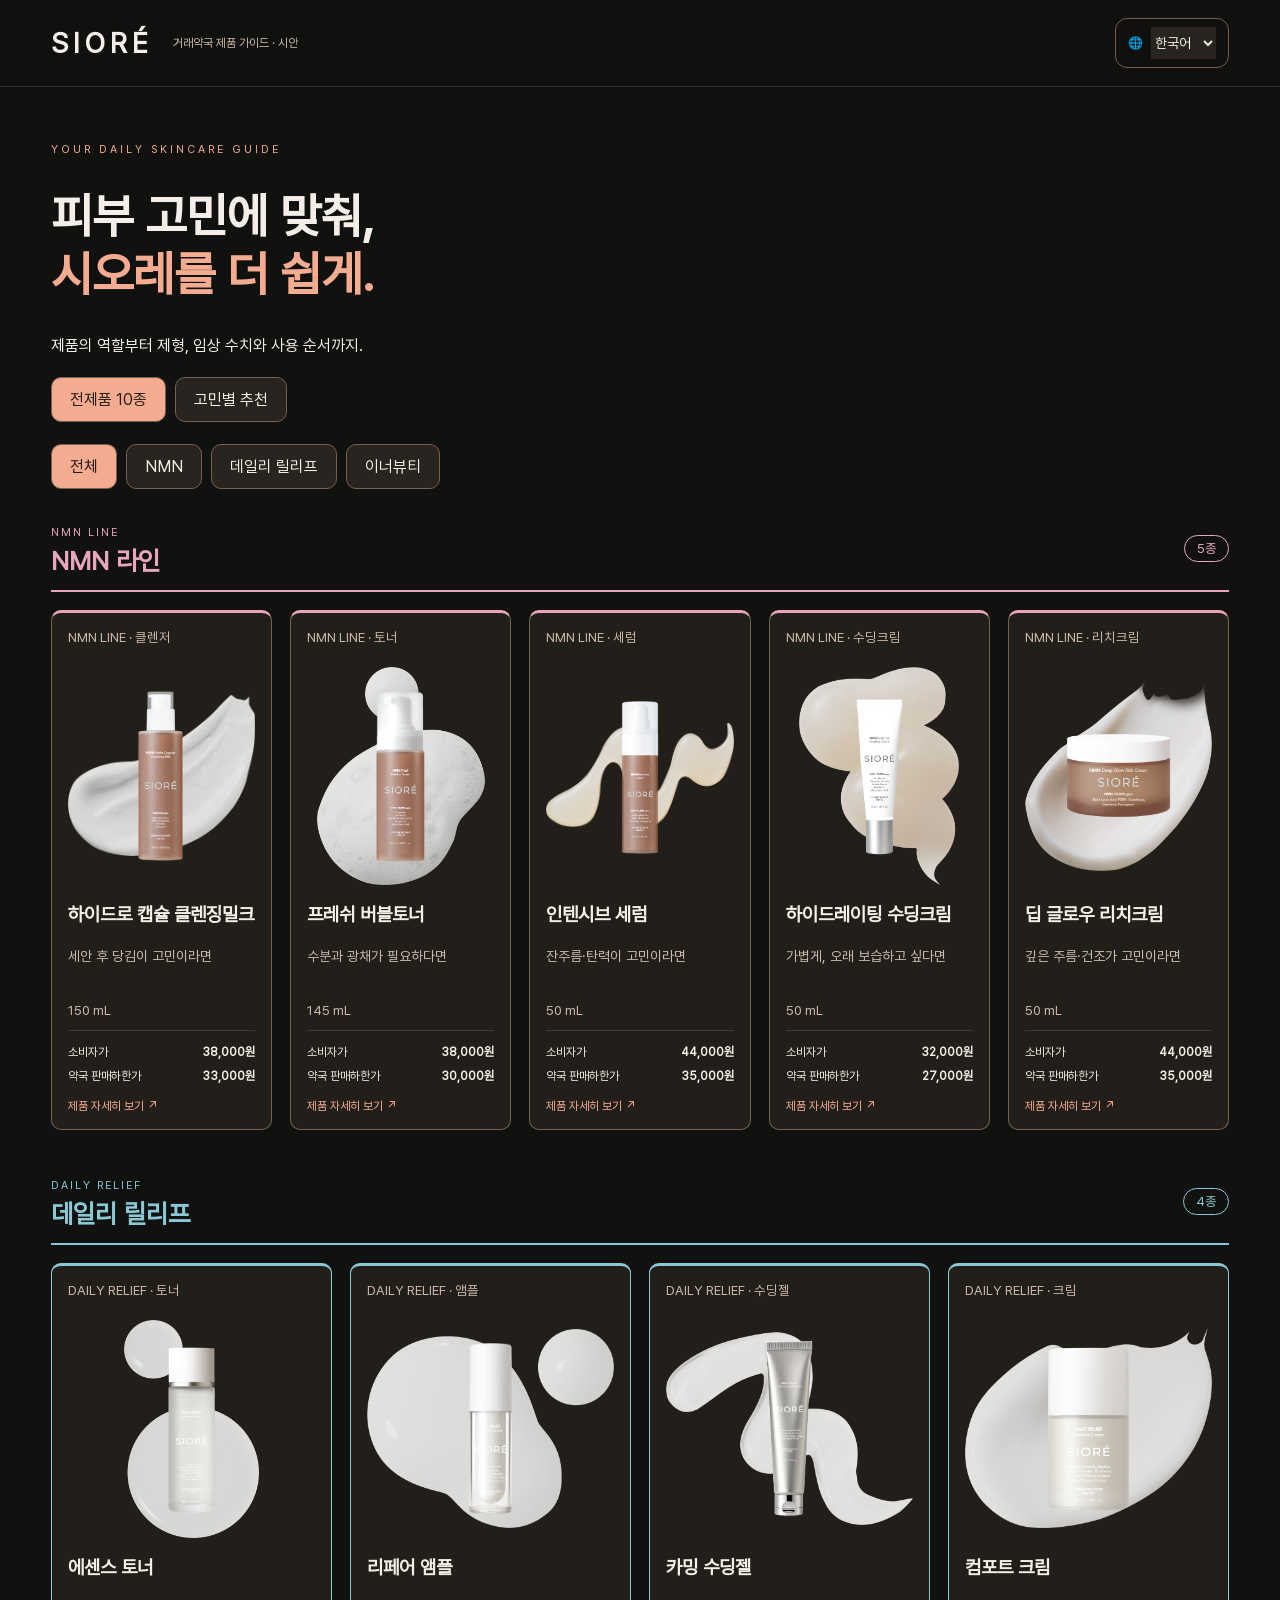
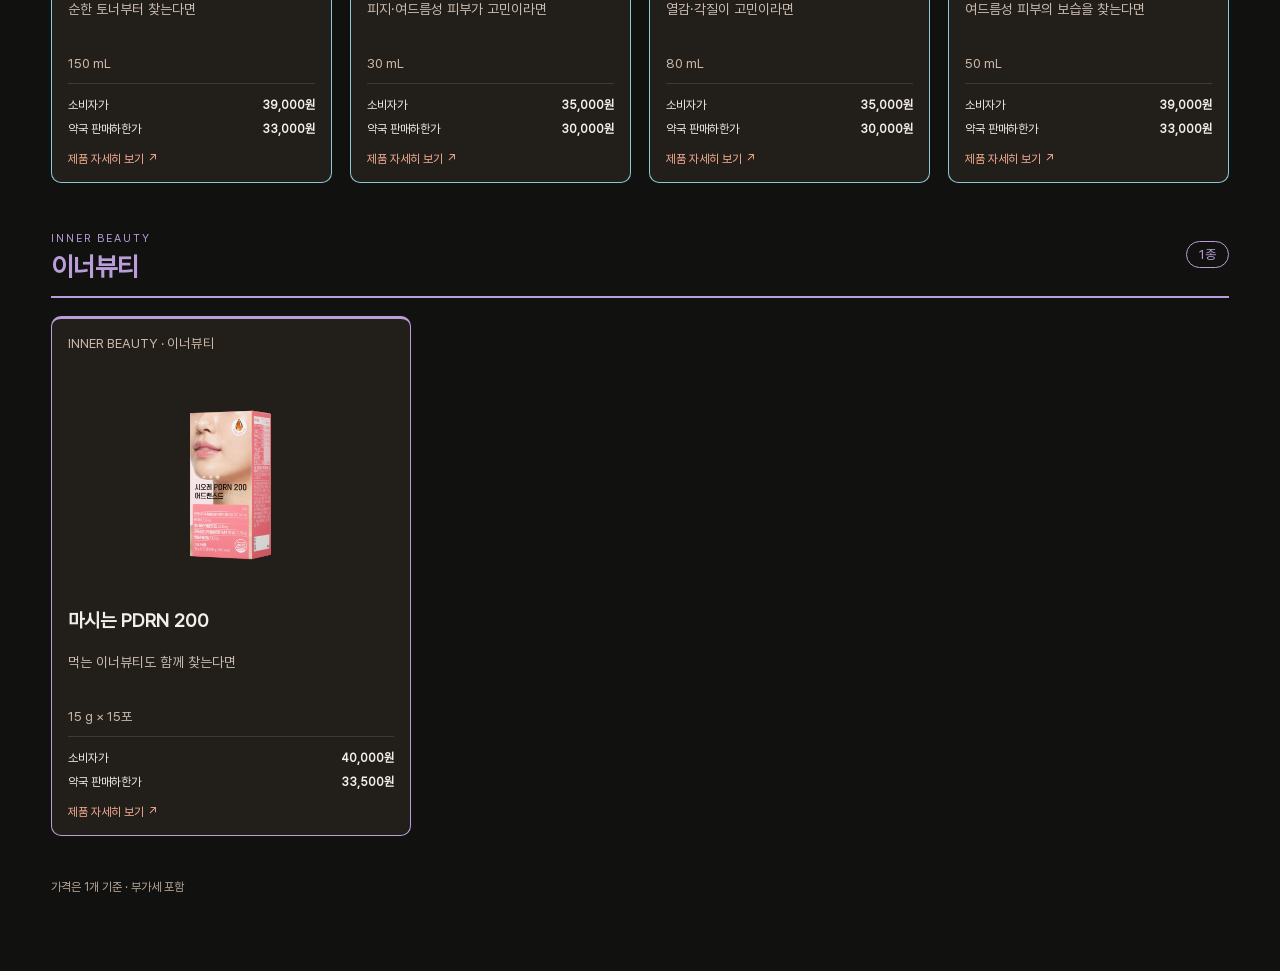
<file: pharmacy.html>
<!doctype html><html lang="ko"><meta charset="utf-8"><meta name="viewport" content="width=device-width,initial-scale=1"><title>SIORÉ | 거래약국 제품 가이드</title><link rel="stylesheet" href="assets/pharmacy-guide.css?v=10"><header><b>SIORÉ</b><span>거래약국 제품 가이드 · 시안</span></header><main><p class="eyebrow">YOUR DAILY SKINCARE GUIDE</p><h1>피부 고민에 맞춰,<br><em>시오레를 더 쉽게.</em></h1><p>제품의 역할부터 제형, 임상 수치와 사용 순서까지.</p><nav><button data-view="all">전제품 10종</button><button data-view="routine">고민별 추천</button></nav><div id="filters"></div><div id="content"></div><footer>가격은 1개 기준 · 부가세 포함<button id="pricing">거래처용 공급가 설정</button><p id="quote-note"></p></footer></main><dialog id="detail"><button class="close" onclick="this.closest('dialog').close()">닫기 ×</button><div id="detail-body"></div></dialog><dialog id="settings"><button class="close" onclick="this.closest('dialog').close()">닫기 ×</button><h2>거래처용 공급가 설정</h2><p>필요한 제품만 입력하세요. 빈칸은 공급가를 표시하지 않습니다.</p><p>생성한 링크를 전달받은 사람은 입력한 공급가를 볼 수 있습니다.</p><form id="quote-form"><div id="quote-fields"></div><button type="submit">적용하고 거래처용 링크 복사</button><button type="button" id="clear">공급가 없는 기본 링크 복사</button></form><p id="status" role="status"></p></dialog><script src="assets/pharmacy-guide-data.js?v=6"></script><script src="assets/pharmacy-guide.js?v=10"></script><script src="assets/languages-data.js?v=11"></script><script src="assets/pharmacy-language.js?v=1"></script></html>
</file>
<file: assets/intro-unified.css>
/* Unified pharmacist / formulation / skin opening. */
#presentation .intro-impact .intro-unified{position:relative;display:block;height:342px;isolation:isolate;overflow:hidden;background:radial-gradient(ellipse at 86% 42%,#574135 0,transparent 49%);border-radius:14px}
.intro-editorial{position:relative;z-index:2;width:76%;padding:8px 14px 0 0}
.intro-title-row{display:flex;align-items:center;gap:23px}
.founder-medallion{width:134px;flex:0 0 134px;text-align:center}
.founder-medallion>div{width:128px;height:128px;border-radius:50%;overflow:hidden;position:relative;background:#edeeed;border:2px solid #bd9679;box-shadow:0 0 0 6px #b78c6820}
.founder-medallion img{position:absolute;width:304px;max-width:none;height:auto;left:-87px;top:-52px}
.founder-medallion>span{display:block;font-size:10px;color:#d5b79d;white-space:nowrap;margin-top:12px}
#presentation .intro-impact .intro-unified h1{font-size:43px!important;line-height:1.15!important;letter-spacing:-1.8px;margin:0 0 12px}
.intro-title-row .eyebrow{font-size:10px;letter-spacing:1.8px;color:#cda081;margin:0 0 12px}
.intro-origin{font-size:14px;color:#d3bdab;margin:0;white-space:nowrap}
.ingredient-heading{display:flex;align-items:center;gap:20px;margin:24px 0 13px}
.ingredient-heading b{font-size:16px;font-weight:500;color:#f1dece;white-space:nowrap}
.ingredient-heading>span{font-size:8px;letter-spacing:1.4px;color:#987d67}
.ingredient-trio{display:grid;grid-template-columns:1fr 1.16fr .85fr;gap:0}
.ingredient-trio article{min-width:0;padding:0 15px;border-left:1px solid #77553d}
.ingredient-trio article:first-child{padding-left:0;border-left:0}
.ingredient-line{font-size:9px;letter-spacing:1.2px;color:#ca926f;display:block;margin-bottom:8px}
.ingredient-trio strong{display:block;font-size:19px;font-weight:600;letter-spacing:-.6px;white-space:nowrap;color:#f2c6ac}
.ingredient-trio strong i{font-size:13px;font-style:normal;color:#977960}
.ingredient-trio p{font-size:11px;color:#c0ac9c;white-space:nowrap;margin:8px 0 0}
.ingredient-relief strong{color:#c8d9bd}.ingredient-inner strong{color:#e8d4ad}
.ingredient-note{font-size:9px;color:#9e8876;margin:13px 0 0}
.intro-blended-model{position:absolute;right:-8px;top:-18px;bottom:-18px;width:32%;margin:0;z-index:0;overflow:hidden;mask-image:linear-gradient(90deg,transparent 0%,#000 27%,#000 83%,transparent 100%)}
.intro-blended-model:after{content:'';position:absolute;inset:0;pointer-events:none;background:linear-gradient(0deg,#100f0d 0%,transparent 19%,transparent 80%,#100f0d 100%)}
.intro-blended-model img{width:100%;height:100%;object-fit:cover;object-position:center 45%;display:block}
.intro-blended-model button{position:absolute;bottom:33px;right:34px;z-index:2;background:#2a201be8;border:1px solid #9f7860;color:#efd8c6;border-radius:20px;padding:7px 11px;font-size:10px;cursor:pointer}
@media(max-width:699px){#presentation .intro-impact .intro-unified{height:auto;min-height:460px}.intro-editorial{width:100%;padding:10px}.intro-title-row{gap:15px}.founder-medallion{width:92px;flex-basis:92px}.founder-medallion>div{width:88px;height:88px}.founder-medallion img{width:209px;left:-60px;top:-36px}.founder-medallion>span{font-size:8px;white-space:normal}#presentation .intro-impact .intro-unified h1{font-size:30px!important}.intro-origin{font-size:11px;white-space:normal}.ingredient-heading{margin-top:26px}.ingredient-heading b{font-size:13px}.ingredient-heading>span{display:none}.ingredient-trio{grid-template-columns:1fr;gap:14px}.ingredient-trio article{padding:0;border:0}.ingredient-trio strong{font-size:17px}.ingredient-trio p{margin-top:4px}.intro-blended-model{width:55%;opacity:.27;pointer-events:none}.intro-blended-model button{display:none}.ingredient-note{max-width:75%}}

/* A distinct, warm partnership band below the brand evidence. */
.benefits-panel{margin-top:18px;padding:15px 16px 12px;background:linear-gradient(115deg,#f0e3d3,#e3cbb4);border:1px solid #f5e8d9;border-radius:13px;box-shadow:0 8px 26px #0002}
.benefits-panel .benefits-heading{margin:0 0 12px}.benefits-panel .benefits-heading h3{color:#34251c}.benefits-panel .benefits-heading span{color:#a04c29}.benefits-panel .benefits-heading button{color:#70452c;border-color:#b89576;background:#fff5e866}
.benefits-panel .trade-benefits{gap:10px}.benefits-panel .trade-benefits>button{background:#fffaf2;border-color:#d2b69d;border-top-color:var(--benefit-color);box-shadow:0 3px 8px #7050300c;padding:12px 10px;color:#39281c}.benefits-panel .trade-benefits>button>b{color:#39281c;font-size:15px}.benefits-panel .trade-benefits>button>span{color:#775b47}.benefits-panel .trade-benefits small{color:#84654c}.benefits-panel .trade-benefits>button:hover{background:#fff;border-color:#b87543;transform:translateY(-2px)}.benefits-panel .benefits-note{color:#856950}.benefits-panel .benefit-icon{background:#ede1d3;border-color:#d9c6b1}

#price-dialog .rate-settings{margin-left:auto;background:#f65324;color:white;border:0;padding:10px 16px;border-radius:7px;font-size:14px;cursor:pointer}#price-dialog .modal-top{gap:12px}#price-dialog .price-table th:last-child,#price-dialog .price-table td:last-child{white-space:nowrap}#price-dialog .price-table th{font-size:13px}

#price-dialog .rate-settings[hidden]{display:none!important}#price-dialog .price-table th:nth-child(n+3),#price-dialog .price-table td:nth-child(n+3){text-align:right}#price-dialog .price-table td:last-child{color:#dec9a8;font-weight:600}

#rate-panel select{font:inherit;padding:9px 14px;border-radius:6px;background:#fff8ee;color:#35271d;border:1px solid #bc9676;margin:0 12px 0 8px}#custom-rate-field[hidden]{display:none!important}

/* Keep supply selection discreet within the price table. */
#price-dialog .rate-settings{background:transparent;color:#a99380;border:1px solid #5d4a3a;font-size:12px;padding:9px 13px;box-shadow:none}#price-dialog .rate-settings:hover{background:#292019;color:#d1bcaa}#rate-panel select{background:#292019;color:#d1bcaa;border-color:#66503e;box-shadow:none}

#presentation .intro-impact .intro-unified h1{font-size:45px!important;font-weight:900;letter-spacing:-2px;white-space:nowrap}.intro-title-row{gap:20px}.intro-editorial{width:80%}.intro-title-row>div:last-child{min-width:0}.intro-unified .ingredient-heading{margin-top:24px}@media(max-width:699px){#presentation .intro-impact .intro-unified h1{font-size:25px!important;white-space:normal}.intro-editorial{width:100%}}

#price-title{font:inherit;font-weight:800;color:inherit;background:transparent;border:0;padding:0;cursor:pointer;text-align:left}#price-title:focus-visible{outline:1px solid #a68a72;outline-offset:6px;border-radius:3px}
#rate-dialog{width:420px;max-width:calc(100vw - 40px);padding:24px;background:#211a15;color:#f4e6d9;border:1px solid #796049;border-radius:13px;box-shadow:0 20px 80px #0008}#rate-dialog::backdrop{background:#0006}.rate-popup-heading{display:flex;align-items:center;justify-content:space-between;margin-bottom:18px}.rate-popup-heading h3{font-size:20px;margin:0}.rate-popup-heading button{font-size:24px;border:0;background:transparent;color:#bda994;cursor:pointer}#rate-dialog .rate-panel{background:transparent;padding:0;margin:0;display:flex;gap:12px;flex-wrap:wrap}#rate-dialog label{display:flex;align-items:center;justify-content:space-between;width:100%;font-size:14px}#rate-dialog select{min-width:200px;font:inherit;margin:0;background:#2b211a;color:#ead9ca;border:1px solid #705944;border-radius:6px;padding:10px}#rate-dialog input{width:130px;font:inherit;padding:9px;border-radius:6px}#rate-dialog .rate-panel>button{padding:10px 16px;background:#32261d;color:#e8d6c5;border:1px solid #725a45;border-radius:6px;font:inherit;cursor:pointer}#rate-dialog .price-note{width:100%;font-size:12px;line-height:1.6;margin:3px 0 0;color:#bfa58e}#rate-error{font-size:12px;color:#ffb596;margin:12px 0 0}#rate-error:empty{display:none}

.ingredient-unified{display:flex;align-items:flex-start;justify-content:space-between;max-width:860px;margin-top:6px;padding:0 6px 0 0}.ingredient-item{display:flex;align-items:center;flex-direction:column;gap:7px;min-width:94px;color:var(--ingredient-color)}.ingredient-item svg{display:block;width:46px;height:46px;background:radial-gradient(circle,#bda28515,transparent 70%)}.ingredient-item b{font-size:16px;font-weight:600;white-space:nowrap;letter-spacing:-.4px}.ingredient-supporting{font-size:11px;letter-spacing:.2px;color:#c4b09e;margin:15px 0 0}.intro-unified .ingredient-note{margin-top:7px;font-size:9px}.intro-unified .ingredient-heading{margin-top:20px;margin-bottom:10px}@media(max-width:699px){.ingredient-unified{display:grid;grid-template-columns:repeat(3,1fr);gap:14px}.ingredient-item{min-width:0}.ingredient-item b{font-size:13px}.ingredient-supporting{line-height:1.8}.intro-unified .ingredient-heading b{white-space:normal}}

.ingredient-secondary{display:flex;align-items:center;justify-content:space-between;max-width:860px;margin-top:13px;padding-top:10px;border-top:1px solid #a1846330;gap:12px}.ingredient-secondary>div{display:flex;align-items:center;gap:8px;color:#d3bea5}.ingredient-secondary svg{width:28px;height:28px;flex-shrink:0;color:#baa689}.ingredient-secondary b{font-size:13px;font-weight:500;white-space:nowrap}.intro-unified .ingredient-heading{margin-top:14px;margin-bottom:7px}.ingredient-item svg{width:39px;height:39px}.ingredient-item{gap:5px}.intro-unified .ingredient-note{margin-top:6px}@media(max-width:699px){.ingredient-secondary{flex-wrap:wrap;justify-content:flex-start;gap:10px 18px}.ingredient-secondary b{font-size:12px}}

/* Compact secondary ingredients and orange section title. */
.intro-unified .ingredient-heading b{color:#ff804d;font-weight:700}.intro-unified .ingredient-heading>span{color:#ff804d}.ingredient-secondary{justify-content:flex-start;gap:30px}.ingredient-secondary b{font-size:15px;font-weight:600}.ingredient-secondary>div{gap:7px}@media(max-width:699px){.ingredient-secondary{gap:10px 18px}.ingredient-secondary b{font-size:13px}}

/* Center the evidence strip as one consistent set of credentials. */
#presentation .intro-impact .intro-proof{grid-template-columns:185px repeat(4,minmax(0,1fr))}
#presentation .intro-impact .proof-heading{align-items:center;justify-content:center;text-align:center;padding:12px 10px;gap:6px}
#presentation .intro-impact .proof-heading span{font-size:9px;letter-spacing:1.2px}
#presentation .intro-impact .proof-heading b{font-size:18px;font-weight:800;letter-spacing:-.6px;white-space:nowrap}
#presentation .intro-impact .proof-metric{align-items:center;justify-content:center;text-align:center;padding:10px 12px}
#presentation .intro-impact .proof-derma{flex-direction:row;gap:10px}
#presentation .intro-impact .proof-derma>div{text-align:center}
#presentation .intro-impact .proof-metric small{width:100%;text-align:center}
@media(max-width:699px){#presentation .intro-impact .intro-proof{grid-template-columns:repeat(2,minmax(0,1fr))}#presentation .intro-impact .proof-heading{grid-column:1/-1;flex-direction:column}}

/* Visual cues for the four customer needs. */
#needs-dialog .needs-card h3{display:flex;align-items:center;gap:8px;line-height:1.25}
#needs-dialog .need-emoji{display:inline-flex;align-items:center;justify-content:center;flex:0 0 26px;width:26px;font-size:25px;line-height:1;font-family:"Segoe UI Emoji","Apple Color Emoji",sans-serif;letter-spacing:0}
</file>
<file: assets/song-feature.css>
.song-feature{display:flex;align-items:center;gap:22px;padding:18px 24px;margin-top:17px;border:1px solid #b78372;border-radius:12px;background:linear-gradient(105deg,#3e2632,#29202c 60%,#35271f);color:#fff4ed}.song-emblem{flex:none;width:55px;height:55px;display:grid;place-items:center;color:#fac1d1;background:#ffffff0a;border:1px solid #ffffff20;border-radius:16px}.song-emblem svg{width:32px;height:32px}.song-copy{flex:1;min-width:0}.song-copy small{font-size:10px;letter-spacing:1.8px;color:#f4b5c8}.song-copy h3{font-size:26px;letter-spacing:-.5px;margin:5px 0}.song-copy h3 span{font-size:15px;font-weight:400;color:#d9c0c8;margin-left:10px}.song-copy p{font-size:12px;margin:0;color:#dfcbc5}.song-reach{display:flex;flex-direction:column;border-left:1px solid #b790804d;padding-left:23px;margin-right:12px}.song-reach strong{font-size:31px;line-height:1.1;color:#ffc4ab}.song-reach strong span{font-size:16px}.song-reach b{font-size:11px;margin-top:5px}.song-reach .song-source{font-size:9px;color:#c8aaa1;margin-top:5px;text-underline-offset:3px}.song-open{display:flex;align-items:center;gap:15px;padding:14px 20px;min-height:48px;border-radius:8px;color:#412824;background:#f8d6c7;text-decoration:none;font-size:14px;font-weight:700;white-space:nowrap}.song-open:hover{background:#ffe7dc}.song-open:focus-visible{outline:3px solid #fff;outline-offset:3px}:root[data-theme=light] .song-feature{background:linear-gradient(110deg,#fff0f3,#f5f0fb 65%,#fff1e9);color:#3f3641;border-color:#d6b1b9}:root[data-theme=light] .song-copy small,:root[data-theme=light] .song-copy p,:root[data-theme=light] .song-copy h3 span{color:#7e5266}:root[data-theme=light] .song-reach strong{color:#a35446}:root[data-theme=light] .song-reach .song-source{color:#786563}:root[data-theme=light] .song-emblem{color:#ab5275;border-color:#debccb;background:#fff8fa}
@media(min-width:700px) and (orientation:landscape){#presentation .regional-gallery #gallery{margin-top:14px!important;gap:12px!important}#presentation .regional-gallery #gallery .frame{height:213px!important;padding:9px!important;gap:7px!important}#presentation .regional-gallery #gallery .compact-cover{height:134px!important}#presentation .regional-gallery #gallery .poster{height:100%!important}#presentation .regional-gallery .gallery-foot{margin-top:9px;font-size:10px}#presentation .regional-gallery .gallery-top .lead{margin-top:7px}#presentation .song-feature{margin-top:13px;padding:15px 21px}#presentation .regional-gallery #gallery .compact-copy>strong{font-size:14px!important;margin:2px 0!important}}
@media(max-width:699px),(orientation:portrait){.song-feature{flex-wrap:wrap;gap:13px;padding:17px}.song-emblem{width:42px;height:42px}.song-copy h3{font-size:21px}.song-copy h3 span{display:block;font-size:12px;margin:3px 0}.song-reach{border-left:0;padding-left:0;margin:0;flex:1}.song-reach strong{font-size:26px}.song-open{font-size:12px;padding:12px;white-space:normal}.song-copy{flex-basis:65%}}
</file>
<file: assets/cover-gate.css>
html:not(.intro-started) #presentation{visibility:hidden}
#proposal-cover{position:fixed;inset:0;margin:0;width:100vw;height:100dvh;max-width:none;max-height:none;padding:0;border:0;border-radius:0;background:#f5f5f3;overflow:hidden;outline:none;box-shadow:none;touch-action:none;overscroll-behavior:none}
#proposal-cover::backdrop{background:#f5f5f3}
#proposal-cover .cover-stage{position:relative;display:flex;align-items:center;justify-content:center;width:100%;height:100%}
#proposal-cover .cover-stage img{width:100%;height:100%;object-fit:contain;pointer-events:none;user-select:none;-webkit-user-drag:none}
#proposal-cover #cover-start{position:absolute;right:max(22px,env(safe-area-inset-right));bottom:max(20px,env(safe-area-inset-bottom));padding:12px 21px;border:1px solid #b8aaa1;border-radius:30px;background:#fffefaf2;color:#66554b;font:600 14px 'Malgun Gothic',sans-serif;cursor:pointer;box-shadow:0 2px 12px #0000000a;touch-action:manipulation}
#proposal-cover #cover-start:focus-visible{outline:3px solid #c9634d;outline-offset:4px}
#proposal-cover{zoom:1!important;transform:none!important}
</file>
<file: assets/ingredient-guide.css>
/* Preserve the compact ingredient rows while making every ingredient accessible. */
#presentation .ingredient-trigger{font:inherit;background:transparent;border:0;padding:0;border-radius:7px;cursor:pointer;box-shadow:none;transition:background .18s,color .18s}
#presentation .ingredient-unified>.ingredient-trigger{color:var(--ingredient-color);display:flex;align-items:center;flex-direction:column;gap:5px}
#presentation .ingredient-secondary{gap:22px}
#presentation .ingredient-secondary>.ingredient-trigger{display:flex;align-items:center;gap:6px;color:#d3bea5}
#presentation .ingredient-trigger:hover{background:#dfb58a15;color:#fff0df}
#presentation .ingredient-trigger:focus-visible{outline:2px solid #ff996e;outline-offset:5px}
#ingredient-dialog{width:1250px;max-width:94vw;max-height:92dvh;box-sizing:border-box;padding:25px;background:#191510;color:#f6eee7;border:1px solid #765a43;border-radius:15px;overflow:auto;font-family:Pretendard,sans-serif;overscroll-behavior:contain}
#ingredient-dialog::backdrop{background:#000d}
.ingredient-guide-head{display:flex;justify-content:space-between;align-items:center;gap:20px}
.ingredient-guide-head>div>span{font-size:10px;letter-spacing:1.8px;color:#e9a87b}
#ingredient-guide-title{font-size:29px;font-weight:800;line-height:1.25;letter-spacing:-1px;margin:8px 0 0;white-space:nowrap}
#ingredient-guide-title em{font-style:normal;color:#ff895c}
.ingredient-guide-close{background:#30261e;color:#eadbce;border:1px solid #69503e;border-radius:7px;padding:10px 17px;font:inherit;font-size:13px;white-space:nowrap;cursor:pointer}
.ingredient-guide-close:focus-visible{outline:2px solid #ff996e;outline-offset:3px}
#ingredient-guide-summary{font-size:13px;color:#bda58e;margin:12px 0 18px}
.ingredient-guide-grid{display:grid;grid-template-columns:repeat(4,minmax(0,1fr));gap:12px}
.ingredient-guide-card{min-width:0;padding:15px;background:#241d17;border:1px solid #4b3a2b;border-radius:9px;box-shadow:inset 0 2px var(--ingredient-color)}
.ingredient-guide-card.is-selected{background:#3b281e;border-color:#ff9466;box-shadow:inset 0 3px #ff9466,0 0 0 1px #ff946644}
.ingredient-card-title{display:flex;align-items:center;gap:9px;color:var(--ingredient-color)}
.ingredient-card-icon{width:29px;height:29px;display:flex;flex:none}
.ingredient-card-icon svg{width:100%;height:100%}
#ingredient-dialog .ingredient-card-title h3{font-size:21px;font-weight:800;line-height:1.2;letter-spacing:-.6px;margin:0;color:#f6eee7;white-space:nowrap}
.ingredient-card-number{margin-left:auto;font-size:10px;letter-spacing:1px;color:#8f7661}
.ingredient-card-en{display:block;font-size:8px;letter-spacing:.7px;color:#a8907b;margin:8px 0 12px;white-space:nowrap}
.ingredient-card-role{display:inline-block;border-radius:4px;background:#ffffff09;border:1px solid #ffffff10;padding:4px 7px;font-size:13px;line-height:1.3;font-weight:700;color:var(--ingredient-color);white-space:nowrap}
.ingredient-guide-card.is-selected .ingredient-card-role{background:#ff936622;color:#ffc0a0;border-color:#c17b5544}
.ingredient-guide-card>p{margin:10px 0 0;font-size:13px;line-height:1.6;letter-spacing:-.15px;color:#d0bcaa;word-break:keep-all;overflow-wrap:break-word}
.ingredient-guide-foot{display:flex;justify-content:space-between;gap:15px;align-items:center;margin-top:16px;padding-top:12px;border-top:1px solid #4b3a2b;color:#a58d78;font-size:10px;line-height:1.5}
.ingredient-guide-foot p{margin:0}.ingredient-guide-foot>span{font-size:9px;text-align:right}.ingredient-guide-foot a{color:#bb9c80;text-underline-offset:3px}
@media(min-width:700px) and (orientation:landscape){#ingredient-dialog{max-width:none;max-height:850px;zoom:var(--presentation-scale,1)}}
@media(min-width:700px) and (orientation:portrait){.ingredient-guide-grid{grid-template-columns:repeat(3,minmax(0,1fr))}}
@media(max-width:699px){#presentation .ingredient-secondary{gap:10px 18px}#ingredient-dialog{padding:18px;max-height:92dvh}#ingredient-guide-title{font-size:21px;white-space:normal}.ingredient-guide-head{align-items:flex-start;gap:12px}.ingredient-guide-head>div>span{font-size:8px}.ingredient-guide-close{font-size:12px;padding:9px 12px}.ingredient-guide-grid{grid-template-columns:1fr;gap:11px}.ingredient-guide-card{padding:16px}.ingredient-card-en{font-size:9px}.ingredient-guide-card>p{font-size:14px}.ingredient-guide-foot{display:block;font-size:11px}.ingredient-guide-foot>span{display:block;margin-top:8px;text-align:left}}

.ingredient-line-tabs{display:flex;gap:10px;flex-wrap:wrap;margin:20px 0}.ingredient-line-tabs button{font-family:inherit;font-weight:700;font-size:14px;line-height:1.3;padding:12px 18px;border-radius:8px;border:1px solid #796052;color:#e7d6c9;background:#29211c}.ingredient-line-tabs button[aria-pressed=true]{background:#f1ad91;color:#251a15;border-color:#f1ad91}.ingredient-line-section[hidden]{display:none!important}.ingredient-line-section>h3{font-size:18px;margin:16px 0;color:#f2d2bf}.ingredient-skus{border-top:1px solid #ffffff24;padding-top:10px;margin-top:12px;font-size:11px;line-height:1.6;color:#cdb6a5}.ingredient-skus b{display:block;color:#eed6c3;font-size:10px}.ingredient-skus span{display:block}#ingredient-dialog .ingredient-guide-card{border-top-color:var(--ingredient-color)!important}#ingredient-dialog .ingredient-guide-card p{line-height:1.7;font-size:13px}#ingredient-dialog .ingredient-guide-grid{grid-template-columns:repeat(3,minmax(0,1fr))}@media(max-width:800px){#ingredient-dialog .ingredient-guide-grid{grid-template-columns:repeat(2,minmax(0,1fr))}}@media(max-width:500px){#ingredient-dialog .ingredient-guide-grid{grid-template-columns:1fr}.ingredient-line-tabs button{flex:1;font-size:12px;padding:10px 7px}#ingredient-guide-title{white-space:normal}}
</file>
<file: assets/theme-light.css>
html:not(.intro-started) #presentation{visibility:hidden}
*{box-sizing:border-box}body{margin:0;background:#ffffff!important;color:#18232d!important;font-family:PR,sans-serif}button,a{font:inherit}button{cursor:pointer;color:inherit!important;background:none!important;border:1px solid #d3e0e5!important;border-radius:40px;padding:12px 21px;min-height:44px}button:hover,button[aria-pressed=true]{background:#84c1cf!important;border-color:#84c1cf!important;color:#18232d!important}a{color:inherit!important}header{height:85px;padding:18px 4%;display:flex;align-items:center;justify-content:space-between;border-bottom:1px solid #d3e0e5!important;gap:15px}.brand{font-size:33px;letter-spacing:5px}nav{display:flex;gap:8px}nav button{font-size:14px;border:0!important}main{max-width:1600px;margin:auto}.screen{padding:30px 5% 20px;min-height:700px;display:none}.screen.active{display:block;animation:arrive .7s ease-out}.eyebrow{color:#246477!important;letter-spacing:3px;font-size:12px;margin:0 0 19px}h1{font-size:clamp(38px,4.5vw,72px);line-height:1.15;letter-spacing:-3px;margin:0 0 25px}h2{font-size:clamp(30px,3.5vw,53px);letter-spacing:-2px;margin:0 0 12px}em{font-style:normal;color:#246477!important}.lead{color:#477682!important;font-size:18px;line-height:1.8}.hero{display:grid;grid-template-columns:1fr 1fr;align-items:center;gap:20px}.hero .copy{position:relative;z-index:2}.primary{background:#84c1cf!important;border-color:#84c1cf!important;margin-top:14px}.stage{height:540px;position:relative;perspective:1000px;touch-action:pan-y}.halo{position:absolute;inset:10% 4%;border:1px solid #84c1cf70!important;border-radius:50%;transform:rotateX(55deg) rotateZ(-25deg);box-shadow:none!important}.plinth{position:absolute;bottom:50px;left:6%;right:0;height:80px;background:linear-gradient(#edf7f9,#edf7f9)!important;border-radius:50%;box-shadow:none!important}.bottle{position:absolute;object-fit:contain;filter:drop-shadow(15px 25px 15px #0008);transition:transform .7s;animation:float 5s ease-in-out infinite}.b1{height:78%;left:31%;top:0;z-index:3}.b2{height:60%;left:1%;top:15%;animation-delay:-1.5s}.b3{width:38%;height:38%;right:0;bottom:75px;z-index:4;animation-delay:-3s}.stage.tilt .b1{transform:translateY(-20px) rotate(8deg)}.stage.tilt .b2{transform:translateX(-20px) rotate(-12deg)}.stage.tilt .b3{transform:translateX(12px) rotate(8deg)}.stage-label{position:absolute;bottom:0;width:100%;text-align:center;font-size:12px;color:#576d78!important;letter-spacing:2px}.hero-bottom{display:flex;gap:30px;border-top:1px solid #d3e0e5!important;padding-top:20px;margin-top:20px;font-size:14px;color:#477682!important}.gallery-top{display:flex;justify-content:space-between;gap:20px;align-items:end}.gallery-top .lead{font-size:15px;margin:0}.gallery{display:grid;grid-template-columns:repeat(4,1fr);gap:18px;margin:24px auto 0;max-width:1040px;perspective:1500px}.frame{padding:10px;background:#edf7f9!important;border:1px solid #d3e0e5!important;border-radius:2px;box-shadow:none!important;transition:transform .6s;position:relative;min-width:0;text-align:left}.frame:nth-child(1){transform:rotateY(7deg) translateY(12px)}.frame:nth-child(4){transform:rotateY(-7deg) translateY(12px)}.frame:hover,.frame:focus-visible{transform:translateY(-12px);background:#edf7f9!important}.poster{width:100%;aspect-ratio:9/12;object-fit:contain;display:block;background:#ffffff!important}.frame .tag{font-size:11px;color:#246477!important;letter-spacing:1px;display:block;padding:12px 2px 5px}.frame strong{font-size:17px;display:block;margin-bottom:7px}.frame-bottom{display:flex;align-items:center;justify-content:space-between;gap:6px;border-top:1px solid #d3e0e5!important;padding-top:9px}.frame small{font-size:11px;overflow-wrap:anywhere;color:#477682!important}.qr{width:53px;height:53px;background:white!important;padding:3px}.play{position:absolute;top:35%;left:calc(50% - 23px);width:46px;height:46px;border:1px solid white!important;border-radius:50%;display:grid;place-items:center;background:#ffffff66!important;font-size:18px}.note{font-size:12px;color:#576d78!important;margin-top:23px;line-height:1.7}.line-layout{display:grid;grid-template-columns:1fr 1fr;gap:40px;align-items:center;margin-top:25px}.line-picture{height:400px;background:radial-gradient(ellipse,#edf7f9 0,transparent 70%)!important;position:relative}.line-picture img{width:100%;height:100%;object-fit:contain;filter:drop-shadow(20px 20px 15px #0008);animation:float 5s ease-in-out infinite}.line-tabs{display:flex;gap:9px;flex-wrap:wrap}.line-copy h3{font-size:42px;margin:0 0 15px}.line-copy p{font-size:19px;line-height:1.7;color:#477682!important}.chips{display:flex;gap:10px;flex-wrap:wrap}.chips span{border-bottom:1px solid #d3e0e5!important;padding:12px 0;margin-right:20px;color:#246477!important}.steps{display:grid;grid-template-columns:repeat(3,1fr);gap:25px;margin:40px 0}.step{border-top:2px solid #84c1cf!important;padding:25px 0}.step b{font-size:44px;color:#246477!important}.step h3{font-size:24px}.step p{color:#477682!important;line-height:1.8}.selection{display:flex;gap:15px;flex-wrap:wrap;margin:20px 0}.consult-result{padding:25px;background:#edf7f9!important;line-height:1.8;font-size:20px;border-left:4px solid #84c1cf!important}.footer{display:flex;justify-content:space-between;align-items:center;padding:15px 5%;border-top:1px solid #d3e0e5!important;color:#477682!important;font-size:12px;gap:15px}.footer div{display:flex;gap:8px}.footer button{padding:8px 15px;font-size:12px}dialog{background:#edf7f9!important;color:#18232d!important;border:1px solid #d3e0e5!important;width:min(920px,92vw);border-radius:10px;padding:25px}dialog::backdrop{background:#ffffffbb!important}dialog .dialog-grid{display:grid;grid-template-columns:240px 1fr;gap:30px}dialog img.cover{width:100%;max-height:400px;object-fit:contain}.dialog-actions{display:flex;flex-wrap:wrap;gap:12px}.dialog-actions a{padding:14px 20px;background:#84c1cf!important;border-radius:30px;text-decoration:none;display:inline-block}dialog h3{font-size:30px;margin-top:12px}.close{float:right}#video-slot iframe{width:100%;height:480px;border:0!important}.paused *{animation-play-state:paused!important}.paused .screen{animation:none!important}@keyframes float{50%{translate:0 -13px}}@keyframes arrive{from{opacity:0;transform:translateY(20px)}to{opacity:1;transform:none}}@media(prefers-reduced-motion:reduce){*{animation:none!important;transition:none!important}}@media(max-width:900px){header{height:auto;flex-wrap:wrap}.screen{min-height:0;padding:30px 5%}.gallery{gap:12px}.hero{grid-template-columns:1fr 1fr}.stage{height:400px}.gallery-top{display:block}.frame strong{font-size:14px}.qr{width:42px;height:42px}h1{letter-spacing:-2px}.lead{font-size:16px}}@media(max-width:600px){nav{flex-wrap:wrap}nav button{padding:8px 10px}.hero,.line-layout{grid-template-columns:1fr}.stage{height:360px}.gallery{grid-template-columns:1fr 1fr}.steps{grid-template-columns:1fr;gap:5px}.hero-bottom{flex-wrap:wrap;gap:15px}.footer{flex-wrap:wrap}dialog .dialog-grid{grid-template-columns:1fr}dialog img.cover{height:230px}.line-picture{height:300px}.frame:nth-child(n){transform:none}}
.brand-story{font-size:14px;line-height:1.9;color:#477682!important;margin-top:24px}.hero h1{font-size:clamp(34px,3.6vw,57px)}.hero .lead{font-size:16px}.b3{height:65%;width:36%;right:0;bottom:90px}.channel-origin{height:46px;display:flex;align-items:center;gap:9px;padding:0 2px 7px;color:#18232d!important;font-size:12px}.channel-origin img{width:28px;height:19px;object-fit:contain}.channel-origin small{display:block;font-size:10px;margin-top:3px}.poster{aspect-ratio:9/10.5}.frame .play{top:39%}.proof{color:#246477!important;font-size:25px!important;line-height:1.3!important;margin:20px 0 7px!important}.condition{font-size:12px!important;line-height:1.7!important;margin:0!important;color:#477682!important}.line-copy h3{font-size:35px}.line-copy p{font-size:16px}.line-layout{gap:25px}.chips{font-size:13px}.line-picture{height:410px}.line-copy .primary{font-size:14px}.line-tabs{margin-top:22px}@media(max-width:600px){.hero h1{font-size:36px}.channel-origin{font-size:11px}.hero .lead br{display:none}.line-copy h3{font-size:30px}.brand-story{font-size:13px}}
.support-heading{display:flex;justify-content:space-between;gap:20px;align-items:center}.support-heading h2{font-size:44px}.support-heading .lead{margin:12px 0 0}.free-seal{background:#84c1cf!important;padding:17px 24px;border-radius:3px;font-size:27px;font-weight:bold;text-align:center;flex-shrink:0}.free-seal span{display:block;font-size:12px;margin-top:8px;font-weight:normal}.support-grid{display:grid;grid-template-columns:repeat(4,1fr);gap:16px;margin-top:30px;perspective:1500px}.support-card{border-radius:3px;background:#edf7f9!important;padding:0;overflow:hidden;text-align:left;border:1px solid #d3e0e5!important;transition:transform .35s}.support-card:hover,.support-card[aria-pressed=true]{transform:translateY(-7px);background:#edf7f9!important;border-color:#84c1cf!important}.support-card>img,.notice-demo,.schedule-demo{width:100%;height:205px;object-fit:cover}.support-card>div:last-child{padding:19px 16px}.support-card small{font-size:11px;color:#246477!important}.support-card h3{font-size:23px;margin:13px 0}.support-card p{font-size:14px;line-height:1.8;color:#477682!important;margin:0}.notice-demo{background:#ffffff!important;color:#18232d!important;padding:23px!important;text-align:center}.notice-demo>span,.schedule-demo>span{font-size:10px;display:block;margin-bottom:15px}.notice-demo b{font-size:26px}.notice-demo strong{font-size:12px}.notice-demo p{color:#477682!important;font-size:12px!important}.schedule-demo{background:#ffffff!important;color:#18232d!important;padding:18px!important}.schedule-demo b{font-size:22px}.week{display:flex;justify-content:space-between;margin:14px 0 9px}.week i{font-size:11px;font-style:normal}.shift{font-size:12px;padding:7px;background:#eaf5f8!important;border-radius:4px;width:90%;margin-bottom:6px}.shift.second{background:#eaf5f8!important;margin-left:12%;width:83%}.support-bottom{margin-top:28px;display:flex;gap:20px;align-items:center;justify-content:space-between;border-left:3px solid #84c1cf!important;padding:12px 18px;background:#edf7f9!important}.support-bottom p{font-size:16px;margin:0}.support-bottom a{background:#84c1cf!important;padding:12px 18px;text-decoration:none;border-radius:25px;white-space:nowrap;font-size:14px}.support-note{font-size:13px;color:#477682!important;margin-top:20px}@media(max-width:1000px){.support-heading h2{font-size:32px}.support-grid{grid-template-columns:repeat(2,1fr)}.support-card>img,.notice-demo,.schedule-demo{height:190px}.support-heading{align-items:start}}@media(max-width:600px){.support-heading{display:block}.free-seal{display:inline-block;font-size:18px;margin-top:16px}.support-grid{gap:10px}.support-card h3{font-size:17px}.support-card p{font-size:12px}.support-bottom{display:block}.support-bottom a{display:inline-block;margin-top:16px}.notice-demo b,.schedule-demo b{font-size:18px}.notice-demo,.schedule-demo{padding:14px!important}}

/* A landscape presentation uses one 16:10 stage, fitted to the visible viewport. */
@media(min-width:700px) and (orientation:landscape){
 body{height:100dvh;display:flex;align-items:center;justify-content:center;overflow:hidden}
 #presentation{width:1440px;height:900px;flex:none;display:grid;grid-template-rows:76px 760px 64px;zoom:var(--presentation-scale,1)}
 #presentation header{height:76px;padding:12px 48px;flex-wrap:nowrap}
 #presentation nav{gap:5px;flex-wrap:nowrap}
 #presentation nav button{font-size:14px;padding:12px 17px}
 #presentation main{width:100%;max-width:none;min-height:0}
 #presentation .screen{height:760px;min-height:0;padding:24px 58px 15px}
 #presentation .footer{height:64px;padding:8px 48px;flex-wrap:nowrap}
 #presentation .hero{grid-template-columns:1fr 1fr;height:620px}
 #presentation .stage{height:530px}
 #presentation .hero h1{font-size:57px}
 #presentation .hero-bottom{margin-top:0;padding-top:20px}
 #presentation h2{font-size:48px}
 #presentation .gallery-top{display:flex;height:150px}
 #presentation .gallery{grid-template-columns:repeat(4,1fr);max-width:1120px;gap:20px;margin:22px auto 0}
 #presentation .poster{height:315px;aspect-ratio:auto;object-fit:contain}
 #presentation .frame strong{font-size:17px}
 #presentation .qr{width:53px;height:53px}
 #presentation .note{margin-top:20px;font-size:12px}
 #presentation .line-tabs{margin-top:17px}
 #presentation .line-layout{grid-template-columns:1fr 1fr;margin-top:18px;gap:30px}
 #presentation .line-picture{height:410px}
 #presentation .line-copy h3{font-size:35px}
 #presentation .line-copy p{font-size:16px}
 #presentation .support-heading{display:flex;align-items:center}
 #presentation .support-heading h2{font-size:44px}
 #presentation .support-grid{grid-template-columns:repeat(4,1fr);margin-top:28px;gap:16px}
 #presentation .support-card>img,#presentation .notice-demo,#presentation .schedule-demo{height:205px}
 #presentation .support-card h3{font-size:23px}
 #presentation .support-card p{font-size:14px}
 #presentation .support-bottom{margin-top:25px;display:flex}
 #presentation .steps{grid-template-columns:repeat(3,1fr);margin:32px 0 24px}
 #presentation .selection{margin:16px 0}
 #presentation .consult-result{padding:23px}
 dialog{max-height:90dvh;overflow:auto}
}

.concern{position:absolute;z-index:6;padding:14px 17px;background:#edf7f9!important;border-left:3px solid #84c1cf!important;box-shadow:none!important;pointer-events:none}.concern span{display:block;font-size:10px;letter-spacing:1px;color:#246477!important;margin-bottom:7px}.concern b{font-size:19px;display:block;white-space:nowrap}.concern small{display:block;color:#477682!important;font-size:11px;margin-top:8px}.concern-one{left:0;top:55px}.concern-two{right:0;top:0}.concern-three{right:0;bottom:58px}.hero .bottle{top:auto}.hero .b1{height:62%;left:36%;bottom:82px}.hero .b2{height:49%;left:6%;bottom:65px}.hero .b3{height:49%;right:0;bottom:116px}.hero .halo{inset:17% 0 9%;border-color:#84c1cf!important}.hero .plinth{bottom:35px}.hero-bottom b{color:#246477!important;margin-right:10px}.hero .stage-label{font-size:13px;color:#477682!important;letter-spacing:0}.hero .eyebrow{letter-spacing:1.5px}.hero h1{line-height:1.18!important}.hero .lead{font-size:19px!important;line-height:1.8}.hero .brand-story{font-size:14px;line-height:1.8}.hero .primary{font-size:16px;padding:16px 23px}.hero-bottom{justify-content:space-between;gap:15px}
@media(min-width:700px) and (orientation:landscape){#presentation .hero{grid-template-columns:1fr 1.05fr;gap:30px}#presentation .hero h1{font-size:53px}#presentation .hero .stage{height:550px}#presentation .hero .lead{font-size:19px}}
@media(max-width:600px){.concern{padding:9px}.concern b{font-size:13px}.concern small{font-size:9px}.concern-one{top:28px}.concern-two{top:0}.concern-three{bottom:35px}.hero .stage-label{font-size:10px}.hero .lead{font-size:16px!important}}

.concern{min-height:91px;padding:12px 12px 12px 99px}.texture-thumb{position:absolute;left:9px;top:9px;width:78px;height:74px;object-fit:cover;border-radius:50%;border:1px solid #d3e0e5!important}.milk-zoom{object-fit:none;object-position:48% 58%;width:78px;height:74px}.concern b{font-size:16px}.concern small{font-size:10px}.concern-one{left:-5px;top:20px}.concern-two{right:0;top:126px}.concern-three{right:0;bottom:48px}.hero .b1{left:36%;height:55%;bottom:92px}.hero .b2{left:3%;height:47%;bottom:80px}.hero .b3{right:0;height:42%;bottom:147px}.hero .stage-label{font-size:10px;line-height:1.7;color:#477682!important}.hero-bottom{align-items:center;padding-top:16px}.trust-item{display:flex;align-items:center;gap:14px;flex:1}.trust-item>img{width:57px;height:72px;object-fit:contain}.trust-item b,.trust-item strong,.trust-item small{display:block}.trust-item b{font-size:12px;color:#477682!important;margin:0 0 5px}.trust-item strong{font-size:17px}.trust-item small{font-size:10px;margin-top:5px;color:#477682!important}.test-icon{display:grid;place-items:center;width:60px;height:60px;border:1px solid #84c1cf!important;border-radius:50%;font-size:30px;color:#246477!important;flex-shrink:0}.test-icon.number{font-size:20px}.hero .brand-story{margin-top:16px}
@media(min-width:700px) and (orientation:landscape){#presentation .hero{height:600px}#presentation .hero-bottom{padding-top:16px}}
@media(max-width:600px){.concern{padding:9px 9px 9px 60px;min-height:64px}.texture-thumb{width:43px;height:43px}.concern b{font-size:12px}.concern small{font-size:8px}.concern-two{top:90px}.trust-item{min-width:240px}.hero-bottom{flex-wrap:wrap}}
.milk-zoom{object-fit:cover;object-position:center}.concern-two{top:20px}.concern-one{top:123px;left:-5px}@media(min-width:700px) and (orientation:landscape){html{overflow:clip}}

.product-trio{display:grid;grid-template-columns:repeat(3,minmax(0,1fr));gap:22px;align-items:start;perspective:none!important;isolation:isolate}.product-unit{position:relative;height:490px;min-width:0;border-bottom:1px solid #d3e0e5!important}.unit-heading{text-align:center;height:83px;position:relative;z-index:3}.unit-heading small{font-size:10px;color:#246477!important;letter-spacing:1px;display:block}.unit-heading b{font-size:16px;display:block;margin:10px 0 7px;white-space:nowrap}.unit-heading span{font-size:11px;color:#477682!important}.unit-texture{position:absolute;width:100%;height:245px;top:93px;left:0;object-fit:contain;mix-blend-mode:screen;opacity:1;transform:rotate(-12deg);filter:drop-shadow(0 4px 10px #ffffff12)}.unit-product{position:absolute;top:161px;left:17%;width:66%;height:252px;object-fit:contain;filter:drop-shadow(12px 20px 10px #0009);animation:float 5s ease-in-out infinite}.bubble-unit .unit-product{animation-delay:-1.5s}.gel-unit .unit-product{animation-delay:-3s}.gel-unit .unit-texture{transform:rotate(8deg)}.unit-caption{position:absolute;top:433px;width:100%;text-align:center}.unit-caption b{font-size:14px;color:#246477!important;display:block;white-space:nowrap}.unit-caption span{font-size:11px;display:block;margin-top:7px;color:#477682!important}.trio-condition{position:absolute;bottom:0;left:0;right:0;text-align:right;font-size:10px;line-height:1.7;color:#477682!important}.product-trio.tilt .unit-product{transform:translateY(-8px)}
@media(min-width:700px) and (orientation:landscape){#presentation .hero{grid-template-columns:520px 1fr;gap:30px}#presentation .hero h1{font-size:48px}#presentation .hero .stage{height:550px}#presentation .hero .lead{font-size:18px!important}}
@media(max-width:600px){.product-trio{height:455px!important;gap:8px}.product-unit{height:405px}.unit-heading b{font-size:11px;white-space:normal}.unit-heading small{font-size:8px}.unit-heading span{font-size:9px}.unit-texture{top:90px;height:165px}.unit-product{top:145px;height:190px;width:80%;left:10%}.unit-caption{top:350px}.unit-caption b{font-size:9px;white-space:normal}.unit-caption span{font-size:9px}.trio-condition{font-size:8px}}

.overview h2{font-size:42px!important;line-height:1.2}.overview-grid{display:grid;grid-template-columns:repeat(4,1fr);gap:17px;margin:28px 0}.overview-card{border-radius:3px;text-align:left;min-height:310px;padding:24px 20px;background:#edf7f9!important;position:relative;border-top:3px solid #84c1cf!important}.overview-card>span{font-size:11px;color:#246477!important;letter-spacing:1px}.overview-card h3{font-size:23px;margin:35px 0 16px}.overview-card p{font-size:14px;line-height:1.8;color:#477682!important}.overview-card>b{display:block;color:#246477!important;font-size:12px;margin-top:28px}.overview-products h3{margin-top:125px}.overview-bottles{position:absolute;top:60px;left:20px;right:20px;height:108px;display:flex;justify-content:center;gap:15px}.overview-bottles img{width:24%;height:100%;object-fit:contain;filter:drop-shadow(4px 7px 5px #0008)}.consult-share{display:flex;align-items:center;gap:22px;background:#edf7f9!important;padding:20px 24px;border-left:4px solid #84c1cf!important}.consult-share>img{width:90px;height:90px;background:white!important;padding:4px}.consult-share small{font-size:12px;color:#246477!important}.consult-share h3{font-size:23px;margin:10px 0}.consult-share p{font-size:13px;color:#477682!important;margin:0}.share-actions{margin-left:auto;display:flex;flex-direction:column;gap:7px}.share-actions a,.consult-inline a{font-size:13px;text-decoration:none;color:#246477!important}.share-actions button{font-size:12px;min-height:32px;padding:6px 13px}.consult-inline{display:flex;align-items:center;gap:20px;margin-top:18px;font-size:13px}.consult-inline img{width:64px;height:64px;background:white!important;padding:3px}.consult-inline button{font-size:12px}.consult-inline span{line-height:1.7}#presentation nav button{padding-left:11px!important;padding-right:11px!important;font-size:13px!important}@media(max-width:700px){.overview-grid{grid-template-columns:1fr 1fr}.consult-share{flex-wrap:wrap}.overview-card{min-height:280px}.overview-card h3{font-size:19px}.overview h2{font-size:30px!important}.consult-inline{flex-wrap:wrap}}
.proposal-contact{display:flex;align-items:center;gap:18px;flex-wrap:wrap;margin:16px 0}.proposal-contact>span{color:#246477!important;font-size:14px}.proposal-contact a{font-size:25px;font-weight:bold;text-decoration:none}.proposal-contact small{color:#477682!important;font-size:12px}@media(max-width:600px){.proposal-contact{gap:10px}.proposal-contact small{width:100%}}
.proposal-contact{display:flex;align-items:center;gap:18px;flex-wrap:wrap;margin:16px 0}.proposal-contact>span{color:#246477!important;font-size:14px}.proposal-contact a{font-size:25px;font-weight:bold;text-decoration:none}.proposal-contact small{color:#477682!important;font-size:12px}@media(max-width:600px){.proposal-contact{gap:10px}.proposal-contact small{width:100%}}@media(min-width:700px) and (orientation:landscape){#presentation .screen:last-child .steps{margin:22px 0 14px;gap:25px}#presentation .screen:last-child .step{padding:16px 0}#presentation .screen:last-child .step h3{margin:16px 0}#presentation .screen:last-child .consult-result{padding:16px 23px}#presentation .screen:last-child .consult-inline{margin-top:14px}}
.partner-heading{display:flex;justify-content:space-between;align-items:flex-end;gap:24px}.partner-heading h2{font-size:43px;line-height:1.22;margin:0}.partner-heading .eyebrow{margin-bottom:12px}.partner-heading>p{font-size:15px;color:#477682!important;line-height:1.8;margin:0 0 5px}.partner-grid{display:grid;grid-template-columns:repeat(3,minmax(0,1fr));gap:22px;margin-top:26px}.partner-card{border:1px solid #d3e0e5!important;background:#edf7f9!important;overflow:hidden;border-radius:14px;min-width:0;box-shadow:none!important;transition:transform .2s,border-color .2s}.partner-card:hover{transform:translateY(-4px);border-color:#84c1cf!important}.partner-art{position:relative;height:246px;overflow:hidden;background:#ffffff!important}.partner-art>img{width:100%;height:100%;object-fit:cover;display:block}.skin-card .partner-art>img{object-position:center 38%}.creator-card .partner-art>img{object-position:center 45%}.partner-number{position:absolute;top:14px;left:18px;color:#18232d!important;font-weight:bold;font-size:39px;letter-spacing:-2px;text-shadow:none!important;z-index:3}.partner-chip{position:absolute;bottom:13px;left:15px;background:#edf7f9dd!important;color:#18232d!important;padding:8px 12px;border-radius:20px;font-size:12px;z-index:3}.partner-body{padding:21px 22px 19px}.partner-body>small{display:flex;align-items:center;gap:9px;color:#246477!important;font-size:10px;letter-spacing:1.8px;min-height:21px}.partner-body h3{font-size:30px;letter-spacing:-1.2px;margin:9px 0 12px;line-height:1.15}.partner-body p{font-size:14px;line-height:1.8;color:#477682!important;margin:0}.partner-tags{display:flex;flex-wrap:wrap;gap:6px;margin:16px 0 18px}.partner-tags>span{font-size:11px;padding:6px 8px;border:1px solid #d3e0e5!important;border-radius:5px;color:#477682!important}.partner-actions{display:flex;gap:8px;align-items:center}.partner-actions a,.partner-actions .partner-main{display:flex;align-items:center;justify-content:space-between;flex:1;background:#84c1cf!important;color:#18232d!important;padding:12px 14px;min-height:43px;text-decoration:none;border:0!important;border-radius:7px;font-size:13px;text-align:left;gap:10px}.partner-actions button:not(.partner-main){font-size:11px;padding:9px;border-radius:7px;min-height:43px;white-space:nowrap}.partner-actions b{font-size:18px}.ai-free{background:#84c1cf!important;color:#18232d!important;border-radius:3px;letter-spacing:0;font-size:10px;padding:3px 6px;white-space:nowrap}.partner-foot{display:flex;justify-content:space-between;align-items:center;margin-top:17px;color:#477682!important;font-size:11px;gap:14px}.partner-foot>span{letter-spacing:1.4px;color:#246477!important}.partner-foot p{margin:0}.ai-art{background:radial-gradient(ellipse at top right,#eaf5f8,#eaf5f8 80%)!important}.ai-paper{position:absolute;background:#ffffff!important;box-shadow:none!important;padding:9px;border-radius:5px;width:41%;height:136px;top:34px;overflow:hidden}.ai-paper>span{display:block;font-size:8px;letter-spacing:1px;color:#477682!important;padding-bottom:5px}.ai-paper img{width:100%;height:102px;object-fit:cover;object-position:top}.paper-name{left:25px;transform:rotate(-9deg)}.paper-pop{right:20px;top:22px;transform:rotate(8deg)}.ai-calendar{position:absolute;left:74px;right:27px;bottom:29px;background:#ffffff!important;padding:12px 13px 10px;border-radius:7px;box-shadow:none!important;transform:rotate(-3deg);color:#18232d!important}.ai-calendar>div:first-child{display:flex;justify-content:space-between;gap:8px}.ai-calendar b{font-size:13px}.ai-calendar span{font-size:8px;color:#477682!important}.calendar-days{display:flex;justify-content:space-between;margin:10px 0 6px}.calendar-days i{font-style:normal;font-size:9px;color:#576d78!important}.calendar-shift,.calendar-record{font-size:8px;border-radius:3px;padding:4px 7px;background:#eaf5f8!important;width:78%}.calendar-record{background:#eaf5f8!important;margin:4px 0 0 20%;width:80%}
@media(min-width:700px) and (orientation:landscape){#presentation .support-three{padding-top:23px}#presentation .partner-heading h2{font-size:43px}#presentation .partner-grid{margin-top:23px}#presentation .partner-art{height:246px}}
@media(max-width:1000px) and (orientation:portrait){.partner-heading{display:block}.partner-heading>p{margin-top:12px}.partner-grid{gap:14px}.partner-body{padding:16px}.partner-body h3{font-size:24px}.partner-art{height:220px}.partner-tags{min-height:58px}.partner-heading h2{font-size:36px}}
@media(max-width:699px){.partner-heading{display:block}.partner-heading h2{font-size:31px!important}.partner-heading>p{font-size:14px;margin-top:13px}.partner-grid{grid-template-columns:1fr;gap:22px;margin-top:23px}.partner-art{height:255px}.partner-body{padding:22px}.partner-body h3{font-size:30px}.partner-body p{font-size:15px}.partner-tags{min-height:0}.partner-foot{display:block;line-height:1.7}.partner-foot p{margin-top:9px}.ai-calendar{max-width:250px;left:28%;bottom:32px}.ai-paper{height:148px}.ai-paper img{height:112px}}

.region-tabs{display:flex;gap:8px;align-items:center;margin-top:12px}.region-tabs button{padding:9px 16px;font-size:13px}.regional-gallery .channel-origin{height:46px;font-size:13px;font-weight:bold}.regional-gallery .channel-origin img{width:31px;height:21px;object-fit:cover;border-radius:3px;box-shadow:none!important}.regional-gallery .channel-origin small{font-size:10px;font-weight:normal;color:#477682!important}.regional-gallery .frame{transform:none!important}.media-kind{position:absolute;top:66px;right:18px;border-radius:5px;background:#edf7f9dd!important;color:#18232d!important;font-size:10px;padding:6px 8px}.modal-region{display:flex;align-items:center;gap:10px}.modal-region img{width:30px;height:20px}.regional-gallery .gallery-foot{font-size:11px;margin-top:15px;color:#477682!important}.regional-gallery .frame strong{font-size:16px}.regional-gallery .tag{padding-top:9px}@media(min-width:700px) and (orientation:landscape){#presentation .regional-gallery .gallery-top{height:135px}#presentation .regional-gallery .gallery{margin-top:15px}#presentation .regional-gallery .poster{height:290px}}
/* Eight horizontal media cards in one presentation page. */
.regional-gallery .gallery-top{display:block!important;height:auto!important;min-height:0}.regional-gallery .gallery-top .eyebrow{margin-bottom:12px;font-size:11px}.regional-gallery .gallery-top h2{font-size:38px!important;line-height:1.2;letter-spacing:-1.5px;margin:0}.regional-gallery .gallery-top .lead{font-size:13px;margin:10px 0 0;line-height:1.5}.regional-gallery .gallery{display:grid;grid-template-columns:repeat(2,minmax(0,1fr))!important;gap:12px 18px!important;max-width:none!important;margin:20px 0 0!important;perspective:none}.regional-gallery .frame{display:grid;grid-template-columns:94px minmax(0,1fr) 66px;align-items:center;gap:17px;height:130px;padding:9px 12px 9px 9px;border-radius:8px;box-shadow:none!important;overflow:hidden;transform:none!important}.regional-gallery .compact-cover{position:relative;height:110px;width:94px;background:#ffffff!important;border-radius:4px;overflow:hidden}.regional-gallery .compact-cover .poster{width:100%;height:110px!important;aspect-ratio:auto;object-fit:contain}.regional-gallery .media-kind{top:auto;bottom:4px;left:4px;right:auto;font-size:8px;padding:4px 5px;border-radius:3px;white-space:nowrap}.regional-gallery .channel-origin{height:auto;padding:0;gap:8px;line-height:1.3;font-size:12px}.regional-gallery .channel-origin img{width:28px;height:19px;flex:none}.regional-gallery .channel-origin small{font-size:10px;margin-top:4px}.regional-gallery .compact-copy{min-width:0;display:block}.regional-gallery .compact-copy>strong{font-size:20px!important;line-height:1.25;margin:10px 0 8px;letter-spacing:-.4px}.regional-gallery .creator-name{display:block;font-size:11px;color:#477682!important;overflow-wrap:anywhere}.regional-gallery .compact-link{display:flex;flex-direction:column;align-items:center;gap:7px;border-left:1px solid #d3e0e5!important;padding-left:11px}.regional-gallery .compact-link .qr{width:54px;height:54px;padding:3px}.regional-gallery .compact-link small{font-size:9px;white-space:nowrap;color:#246477!important}.regional-gallery .gallery-foot{font-size:10px;margin-top:14px;line-height:1.4}
@media(min-width:700px) and (orientation:landscape){#presentation .regional-gallery{padding-top:24px}#presentation .regional-gallery .gallery-top{height:auto}#presentation .regional-gallery .gallery{grid-template-columns:repeat(2,minmax(0,1fr));gap:12px 18px;margin-top:20px}#presentation .regional-gallery .frame{height:130px}#presentation .regional-gallery .poster{height:110px}}
@media(max-width:1000px) and (orientation:portrait){.regional-gallery .gallery{grid-template-columns:1fr!important}.regional-gallery .gallery-top h2{font-size:31px!important}}
@media(max-width:699px){.regional-gallery .gallery{grid-template-columns:1fr!important;gap:12px!important}.regional-gallery .gallery-top h2{font-size:27px!important;letter-spacing:-1px}.regional-gallery .frame{grid-template-columns:72px minmax(0,1fr) 48px;gap:10px;height:124px;padding:8px}.regional-gallery .compact-cover{width:72px;height:104px}.regional-gallery .compact-cover .poster{height:104px!important}.regional-gallery .compact-copy>strong{font-size:16px!important;margin:8px 0}.regional-gallery .compact-link{padding-left:7px}.regional-gallery .compact-link .qr{width:42px;height:42px}.regional-gallery .compact-link small{font-size:8px}.regional-gallery .channel-origin{font-size:11px;gap:6px}.regional-gallery .channel-origin small{font-size:9px}.regional-gallery .channel-origin img{width:24px;height:16px}.regional-gallery .creator-name{font-size:9px}}

.bluelab-visit{display:flex;width:100%;padding:0;border:0!important;border-radius:0;text-align:left;cursor:pointer;background:#ffffff!important;gap:3px}.bluelab-visit>img.bluelab-store{width:60%;height:100%;object-fit:cover;object-position:center 23%}.bluelab-visit>img.bluelab-content{width:40%;height:100%;object-fit:cover;object-position:center}.bluelab-visit .partner-number{text-shadow:none!important}.bluelab-visit:focus-visible{outline:3px solid #ff8c5b;outline-offset:-3px}.bluelab-visit .partner-chip{font-size:11px;left:11px;bottom:12px}

/* Four pharmacy partner supports, with room for real case photography. */
.support-four .partner-heading{align-items:flex-end;gap:20px}.support-four .partner-heading h2,#presentation .support-four .partner-heading h2{font-size:38px;line-height:1.22;letter-spacing:-1.4px}.support-four .partner-heading>p{font-size:13px}.support-four .partner-grid,#presentation .support-four .partner-grid{grid-template-columns:repeat(2,minmax(0,1fr));gap:16px;margin-top:21px}.support-four .partner-card{display:grid;grid-template-columns:42% minmax(0,1fr);height:236px;border-radius:11px}.support-four .partner-art,#presentation .support-four .partner-art{height:100%;min-height:0}.support-four .partner-body{padding:15px 17px;display:flex;flex-direction:column;min-width:0}.support-four .partner-body>small{font-size:9px;letter-spacing:1.2px;min-height:18px}.support-four .partner-body h3{font-size:26px;margin:6px 0 10px;letter-spacing:-1px}.support-four .partner-body p{font-size:13px;line-height:1.7}.support-four .partner-tags{margin:10px 0;gap:5px;min-height:0}.support-four .partner-tags>span{font-size:10px;padding:5px 6px}.support-four .partner-actions{margin-top:auto;gap:6px}.support-four .partner-actions a,.support-four .partner-actions .partner-main{font-size:12px;padding:8px 10px;min-height:37px}.support-four .partner-actions button:not(.partner-main){font-size:10px;padding:7px;min-height:37px}.support-four .partner-number{font-size:32px;left:13px;top:13px}.support-four .partner-chip{font-size:10px;left:9px;bottom:12px;padding:7px 9px;max-width:calc(100% - 18px)}.support-four .bluelab-visit{gap:2px}.support-four .bluelab-visit>img.bluelab-store{width:58%}.support-four .bluelab-visit>img.bluelab-content{width:42%}.support-four .ai-paper{width:46%;padding:7px}.support-four .paper-name{left:9px;top:36px}.support-four .paper-pop{right:10px;top:25px}.support-four .ai-calendar{left:29px;right:13px;bottom:43px}.support-four .partner-foot{margin-top:13px}.vmd-art{width:100%;padding:0;border:0!important;border-radius:0;text-align:left;cursor:pointer}.vmd-art>img{transform:scale(1.35);transform-origin:50% 72%;object-position:center 72%}.vmd-art .partner-number{text-shadow:none!important}.vmd-art:focus-visible{outline:3px solid #ff8c5b;outline-offset:-3px}.vmd-preview{width:100%;height:min(68vh,680px);object-fit:contain;display:block}.vmd-preview-title{font-size:23px;margin:0 0 15px;color:#18232d!important}
@media(max-width:1000px) and (orientation:portrait){.support-four .partner-heading{display:block}.support-four .partner-heading>p{margin-top:12px}.support-four .partner-grid{grid-template-columns:1fr!important}.support-four .partner-card{height:250px}}
@media(max-width:699px){.support-four .partner-heading h2,#presentation .support-four .partner-heading h2{font-size:29px!important}.support-four .partner-grid{grid-template-columns:1fr!important}.support-four .partner-card{display:block;height:auto}.support-four .partner-art,#presentation .support-four .partner-art{height:230px}.support-four .partner-body{padding:20px}.support-four .partner-body h3{font-size:28px}.support-four .partner-body p{font-size:14px}.support-four .partner-actions{margin-top:4px}.support-four .partner-tags{margin:14px 0}.support-four .ai-paper{width:40%}.support-four .ai-calendar{left:28%;bottom:38px}.support-four .partner-heading>p{font-size:13px}}


/* Opening brand story and clinical evidence. */
#presentation .intro-impact{padding-top:25px}.intro-hero{display:grid;grid-template-columns:1.2fr 1fr;gap:38px;height:374px}.intro-copy{padding-top:7px}.intro-copy .eyebrow{font-size:12px;letter-spacing:2px;margin:0 0 22px}.intro-copy h1{font-size:58px!important;line-height:1.14!important;letter-spacing:-2.7px;margin:0 0 22px}.intro-copy h1 em{font-style:normal;color:#246477!important}.intro-question{font-size:21px;margin:0 0 12px;color:#18232d!important;letter-spacing:-.4px}.intro-story{font-size:15px;line-height:1.85;color:#477682!important;margin:0}.intro-byline{display:flex;align-items:center;gap:14px;margin-top:21px}.intro-byline span{font-size:9px;letter-spacing:1.2px;color:#477682!important}.intro-byline b{font-size:13px;font-weight:500;color:#18232d!important}.intro-founders{position:relative;overflow:hidden;border-radius:12px;background:#ffffff!important;isolation:isolate}.intro-founders>img{position:absolute;width:162%;max-width:none;height:auto;left:-31%;top:-175px}.founders-label{position:absolute;inset:auto 0 0;padding:45px 25px 20px;background:linear-gradient(transparent,#edf7f9ef)!important;color:#18232d!important}.founders-label span{font-size:9px;letter-spacing:1.5px;color:#246477!important}.founders-label b{display:block;font-size:23px;line-height:1.35;margin-top:9px}.intro-proof{display:grid;grid-template-columns:170px .8fr .9fr 1.25fr 1.25fr;border-top:1px solid #d3e0e5!important;border-bottom:1px solid #d3e0e5!important;margin-top:27px;min-height:143px;background:linear-gradient(100deg,#edf7f9,#edf7f9)!important}.proof-heading{padding:32px 18px;display:flex;flex-direction:column;gap:9px}.proof-heading span{font-size:11px;color:#246477!important}.proof-heading b{font-size:17px;line-height:1.4}.proof-metric{background:transparent!important;border:0!important;border-left:1px solid #d3e0e5!important;border-radius:0;padding:19px 16px;display:flex;flex-direction:column;align-items:flex-start;justify-content:center;text-align:left;gap:7px;min-width:0}.proof-metric:hover{background:#84c1cf1a!important}.proof-metric>strong{color:#246477!important;font-size:46px;line-height:1;font-weight:600;letter-spacing:-1px}.proof-metric>strong>span{font-size:26px}.proof-metric b{font-size:13px}.proof-metric small{display:block;font-size:10px;color:#477682!important;line-height:1.4}.proof-derma{flex-direction:row;align-items:center;gap:13px}.proof-derma img{width:63px;height:81px;object-fit:contain}.proof-derma b{font-size:19px;line-height:1.25}.proof-derma small{margin-top:9px}.proof-non>strong{font-size:25px;letter-spacing:-1px}.proof-non>b{font-size:12px;margin-top:4px}.intro-bottom{display:grid;grid-template-columns:1.9fr 1fr;gap:18px;margin-top:20px}.intro-bottom>button{border:0!important;border-radius:7px;display:flex;flex-direction:column;align-items:flex-start;text-align:left;padding:15px 19px;gap:9px;background:#edf7f9!important}.intro-bottom span{font-size:11px;color:#246477!important}.intro-bottom b{font-size:14px;font-weight:500}.intro-bottom i{font-size:12px;color:#477682!important;font-style:normal}.intro-bottom em{font-style:normal;color:#477682!important;margin:0 7px}.intro-bottom small{font-size:10px;color:#477682!important}.intro-bottom .intro-partner{background:#84c1cf!important;justify-content:center}.intro-partner span{color:#18232d!important}.intro-partner b{font-size:17px}.intro-partner i{color:#18232d!important;margin-left:12px}.intro-note{font-size:10px;color:#477682!important;margin:12px 0 0;line-height:1.5}.intro-evidence-img{width:100%;max-height:65vh;object-fit:contain;display:block;background:#ffffff!important}.intro-evidence-title{font-size:24px;margin:0 0 16px}
@media(max-width:1000px) and (orientation:portrait){#presentation .intro-impact{padding:28px}.intro-hero{height:auto;grid-template-columns:1fr;gap:24px}.intro-copy h1{font-size:48px!important}.intro-founders{height:360px;max-width:560px;width:100%}.intro-proof{grid-template-columns:1fr 1fr}.proof-heading{grid-column:1/-1;padding:16px;flex-direction:row}.proof-metric{min-height:130px;border-top:1px solid #d3e0e5!important}.intro-bottom{grid-template-columns:1fr}}
@media(max-width:699px){.intro-copy h1{font-size:38px!important;letter-spacing:-1.8px}.intro-question{font-size:18px}.intro-story{font-size:13px}.intro-founders{height:300px}.intro-founders>img{top:-105px}.intro-byline{flex-direction:column;align-items:flex-start;gap:8px}.proof-metric{padding:15px 12px}.proof-metric>strong{font-size:40px}.proof-non>strong{font-size:23px}.proof-derma{gap:9px}.proof-derma img{width:44px}.proof-derma b{font-size:16px}.intro-bottom b{font-size:13px;line-height:1.8}.intro-bottom em{margin:0 3px}.intro-note{font-size:10px}}


.intro-impact .proof-heading{padding:30px 14px}.intro-impact .proof-heading b{font-size:15px;word-break:keep-all}.intro-impact .founders-label{background:#edf7f9!important;padding:14px 22px 16px;min-height:96px}.intro-impact .founders-label b{font-size:21px;margin-top:7px}

.sku-heading{display:flex;justify-content:space-between;align-items:flex-end;margin-bottom:24px}.sku-heading h2{font-size:44px!important;line-height:1.1;margin:0;letter-spacing:-1.7px}.sku-heading h2 em{font-style:normal;color:#246477!important}.sku-heading .eyebrow{margin:0 0 13px}.sku-heading>p{font-size:13px;line-height:1.8;color:#477682!important;margin:0}.featured-skus{display:grid;grid-template-columns:repeat(4,1fr);gap:20px}.sku-tile{text-align:center;border:1px solid #d3e0e5!important;border-radius:12px;background:radial-gradient(ellipse at center,#edf7f9,#edf7f9 73%)!important;display:flex;flex-direction:column;align-items:center;padding:25px 18px 20px;min-width:0;transition:transform .2s}.sku-tile:hover{transform:translateY(-5px);border-color:#84c1cf!important}.sku-tile .sku-category{font-size:20px;letter-spacing:2px;color:#246477!important;border-bottom:1px solid #d3e0e5!important;padding-bottom:13px;align-self:stretch}.sku-tile img{height:303px;width:100%;object-fit:contain;margin:18px 0;filter:drop-shadow(7px 12px 12px #0007)}.sku-tile .sku-line{font-size:9px;letter-spacing:1.5px;color:#477682!important}.sku-tile strong{font-size:21px;margin:10px 0 7px;letter-spacing:-.7px}.sku-tile .sku-size{font-size:12px;color:#477682!important}.sku-tile .sku-more{font-size:11px;color:#246477!important;margin-top:17px}.sku-tile.relief{background:radial-gradient(ellipse at center,#edf7f9,#edf7f9 73%)!important;border-color:#d3e0e5!important}.sku-tile.relief .sku-category{color:#477682!important;border-color:#d3e0e5!important}.sku-tile.inner{background:radial-gradient(ellipse at center,#edf7f9,#edf7f9 73%)!important;border-color:#d3e0e5!important}.sku-tile.inner .sku-category{color:#18232d!important;border-color:#d3e0e5!important}.sku-route{display:flex;justify-content:space-between;align-items:center;margin-top:20px;color:#477682!important;font-size:15px}.sku-route b{color:#246477!important;margin:0 20px}.sku-route button{font-size:13px;padding:10px 16px}.sku-all .sku-heading{margin-bottom:18px}.line-heading{display:flex;align-items:center;gap:18px;margin:12px 0 10px}.line-heading b{font-size:15px;letter-spacing:2px;color:#246477!important}.line-heading span{font-size:11px;color:#477682!important}.lineup-grid{display:grid;grid-template-columns:repeat(5,minmax(0,1fr));gap:14px}.lineup-grid .sku-tile{padding:10px 12px;height:231px;border-radius:8px}.lineup-grid .sku-category{font-size:12px;letter-spacing:1px;padding-bottom:7px}.lineup-grid .sku-tile img{height:125px;margin:8px 0}.lineup-grid .sku-tile strong{font-size:15px;margin:4px 0 6px;line-height:1.25}.lineup-grid .sku-line,.lineup-grid .sku-more{display:none}.lineup-grid .sku-size{font-size:10px}.lower-line-headings{display:grid;grid-template-columns:4fr 1fr;gap:14px;margin-top:15px}.relief-heading b{color:#477682!important}.inner-heading b{color:#246477!important;font-size:13px}
#sku-dialog{width:min(1320px,95vw);max-width:95vw;max-height:94vh;padding:24px;background:#edf7f9!important;color:#18232d!important;border:1px solid #d3e0e5!important;border-radius:14px;overflow:auto}#sku-dialog::backdrop{background:#ffffffcc!important}.sku-detail-head{display:flex;gap:18px;align-items:center;padding-bottom:17px;border-bottom:1px solid #d3e0e5!important}.sku-detail-head img{width:70px;height:85px;object-fit:contain}.sku-detail-head small{font-size:11px;color:#246477!important;letter-spacing:1.5px}.sku-detail-head h2{font-size:27px;margin:9px 0;letter-spacing:-.8px}.sku-detail-head p{margin:0;font-size:12px;color:#477682!important}.spec-columns{display:grid;grid-template-columns:1fr 1.05fr 1fr;gap:22px;margin-top:21px}.spec-col{min-width:0}.spec-col h3{font-size:18px;margin:0 0 17px;color:#246477!important}.spec-col h3 span{font-size:12px;display:inline-block;margin-right:9px;background:#84c1cf!important;padding:5px;color:#18232d!important;border-radius:4px}.spec-summary{font-size:17px;line-height:1.5;margin:0 0 12px}.spec-texture{font-size:13px;color:#477682!important;line-height:1.7}.ingredient-list{display:flex;flex-wrap:wrap;gap:7px;margin:18px 0}.ingredient-list span{padding:7px 9px;background:#edf7f9!important;color:#246477!important;border:1px solid #d3e0e5!important;border-radius:5px;font-size:12px}.spec-customer{font-size:12px;line-height:1.7;color:#477682!important}.spec-customer b{display:block;color:#246477!important;margin-bottom:5px}.spec-stat{display:flex;align-items:center;gap:15px;border-bottom:1px solid #d3e0e5!important;padding:15px 0}.spec-stat:first-of-type{padding-top:0}.spec-stat>strong{font-size:31px;letter-spacing:-1px;color:#246477!important;min-width:110px}.spec-stat b{font-size:13px;line-height:1.5;display:block}.spec-stat small{font-size:11px;line-height:1.5;color:#477682!important;display:block;margin-top:5px}.spec-condition{font-size:10px;line-height:1.7;color:#477682!important;margin-top:16px}.spec-description{padding:0 0 15px;margin-bottom:15px;border-bottom:1px solid #d3e0e5!important}.spec-description b{font-size:15px;line-height:1.5}.spec-description p{font-size:13px;line-height:1.7;color:#477682!important;margin:8px 0 0}.sku-detail-nav{display:flex;align-items:center;justify-content:center;gap:14px;border-top:1px solid #d3e0e5!important;padding-top:16px;margin-top:15px}.sku-detail-nav button{font-size:12px;padding:10px 16px}.sku-detail-nav span{color:#477682!important;font-size:12px;min-width:60px;text-align:center}.sku-detail-nav button:last-child{margin-left:auto}.sku-detail-nav button:nth-child(3){background:#84c1cf!important;color:#18232d!important;border-color:#84c1cf!important}
@media(max-width:1000px) and (orientation:portrait){.featured-skus{grid-template-columns:1fr 1fr}.sku-tile img{height:240px}.lineup-grid{grid-template-columns:repeat(5,1fr)}.lineup-grid .sku-tile strong{font-size:12px}.spec-columns{grid-template-columns:1fr}.sku-heading>p{font-size:11px}.sku-detail-head h2{font-size:22px}.spec-stat{justify-content:flex-start}}
@media(max-width:699px){.sku-heading{display:block}.sku-heading h2{font-size:34px!important}.sku-heading>p{margin-top:12px}.featured-skus{gap:12px}.sku-tile{padding:16px 10px}.sku-tile .sku-category{font-size:17px}.sku-tile img{height:190px}.sku-tile strong{font-size:16px}.sku-route{display:block;line-height:1.8;font-size:13px}.sku-route button{margin-top:12px}.lineup-grid{grid-template-columns:1fr 1fr}.lineup-grid .sku-tile strong{font-size:14px}.lower-line-headings{display:block}.inner-heading{display:none}.spec-columns{grid-template-columns:1fr}.sku-detail-head h2{font-size:20px}#sku-dialog{padding:17px}.sku-detail-nav{gap:6px;flex-wrap:wrap}.sku-detail-nav button{padding:9px;font-size:11px}.sku-detail-head img{width:45px;height:65px}}

#sku-dialog .sku-detail-head{justify-content:flex-start;position:static;height:auto;background:transparent!important;padding:0 0 17px}#sku-dialog .sku-detail-head>div{margin:0}#sku-dialog .spec-stat>strong{white-space:nowrap}.spec-badges{display:flex;flex-wrap:wrap;gap:5px;margin-top:12px}.spec-badges span{font-size:10px;border:1px solid #d3e0e5!important;border-radius:4px;padding:5px;color:#477682!important}

/* Texture backdrops and original evidence photographs. */
.textured-sku{position:relative;isolation:isolate;overflow:hidden}.textured-sku:before{content:"";position:absolute;inset:0;background:linear-gradient(180deg,#ffffff18,#ffffff00 53%,#ffffffbd 82%)!important;z-index:-1;pointer-events:none}.textured-sku img.sku-swatch{position:absolute;inset:-3%;width:106%;height:106%;max-width:none;margin:0;object-fit:cover;opacity:.32;filter:none;z-index:-2;transform:rotate(-10deg) scale(1.08);animation:swatchDrift 12s ease-in-out infinite alternate}.sku-visual{position:relative;display:block;height:339px;width:100%;flex:none}.sku-visual img.sku-product{height:303px;width:100%;margin:18px 0;object-fit:contain;animation:productFloat 6s ease-in-out infinite}.sku-tile:nth-child(2n) .sku-product{animation-delay:-2s}.sku-tile:nth-child(3n) .sku-product{animation-delay:-4s}.textured-sku>.sku-category,.textured-sku>.sku-line,.textured-sku>strong,.textured-sku>.sku-size,.textured-sku>.sku-more{position:relative;z-index:1;text-shadow:none!important}.sku-visual img.pdrn-box{width:83%;margin-left:-17%}.sku-visual img.pdrn-stick{position:absolute;height:285px;width:48%;right:-6%;top:40px;object-fit:contain;transform:rotate(12deg);margin:0;filter:drop-shadow(4px 10px 9px #0007);animation:stickFloat 7s ease-in-out infinite}.liquid-badge{position:absolute;top:6px;right:2px;background:#edf7f9e8!important;border:1px solid #84c1cf!important;border-radius:24px;padding:9px 13px;color:#18232d!important;font-size:11px;letter-spacing:1.3px;box-shadow:none!important}.liquid-badge>span{color:#246477!important;font-size:15px}.liquid-badge small{display:block;letter-spacing:0;font-size:9px;margin:3px 0 0}.liquid-surface{position:absolute;inset:0;z-index:-2;background:radial-gradient(ellipse at 80% 65%,#eaf5f899,transparent 65%),linear-gradient(135deg,#edf7f9,#eaf5f866,#edf7f9)!important}.liquid-surface:after{content:"";position:absolute;width:170%;height:100%;top:33%;left:-25%;border:1px solid #84c1cf4d!important;border-radius:43%;background:linear-gradient(150deg,#eaf5f855,transparent 65%)!important;animation:liquidDrift 14s ease-in-out infinite alternate}.lineup-grid .sku-visual{height:141px}.lineup-grid .sku-visual img.sku-product{height:125px;margin:8px 0}.lineup-grid .sku-visual img.pdrn-stick{height:126px;width:46%;right:-3%;top:10px;margin:0}.lineup-grid .liquid-badge{font-size:8px;padding:5px 7px;top:0;right:0}.lineup-grid .liquid-badge small,.lineup-grid .liquid-badge>span{display:none}.lineup-grid img.sku-swatch{height:106%;margin:0}.textured-sku:hover{background-color:#edf7f9!important}.sku-detail-head>div:first-of-type{flex:1;min-width:0}#sku-dialog .sku-detail-head{gap:17px;min-height:150px}.clinical-thumb{flex:0 0 32%;max-width:370px;background:#edf7f9!important;border:1px solid #d3e0e5!important;padding:7px;border-radius:8px;text-align:center}.clinical-thumb>img{width:100%;height:116px;object-fit:contain;display:block;margin:0}.clinical-thumb>span{display:block;font-size:9px;color:#477682!important;margin-top:7px;line-height:1.4}.pdrn-header-visual{position:relative;flex:0 0 250px;height:144px;display:flex;align-items:center;justify-content:flex-end}.pdrn-header-visual>img{width:90px!important;height:144px!important;object-fit:contain;transform:rotate(12deg)}.pdrn-header-visual .liquid-badge{position:static;margin-right:12px}.clinical-viewer{width:min(900px,92vw);max-width:92vw;background:#edf7f9!important;color:#18232d!important;border:1px solid #d3e0e5!important;border-radius:12px;padding:22px}.clinical-viewer::backdrop{background:#ffffffdd!important}.clinical-viewer>img{width:100%;height:auto;max-height:65vh;object-fit:contain;display:block;margin-top:15px}.clinical-viewer>p{font-size:13px;line-height:1.7;color:#477682!important}.clinical-viewer>button{float:right}.clinical-viewer>small{font-size:11px;color:#477682!important}
@keyframes productFloat{0%,100%{transform:translateY(0)}50%{transform:translateY(-7px)}}@keyframes stickFloat{0%,100%{transform:translateY(0) rotate(12deg)}50%{transform:translateY(-6px) rotate(9deg)}}@keyframes swatchDrift{from{transform:rotate(-10deg) scale(1.08)}to{transform:rotate(-4deg) scale(1.16)}}@keyframes liquidDrift{from{transform:translateY(7px) rotate(-9deg)}to{transform:translateY(-11px) rotate(6deg)}}
.paused .sku-product,.paused .pdrn-stick,.paused .sku-swatch,.paused .liquid-surface:after{animation:none!important}.screen:not(.active) .sku-product,.screen:not(.active) .pdrn-stick,.screen:not(.active) .sku-swatch,.screen:not(.active) .liquid-surface:after{animation-play-state:paused}
@media(prefers-reduced-motion:reduce){.sku-product,.pdrn-stick,.sku-swatch,.liquid-surface:after{animation:none!important}}
@media(max-width:1000px) and (orientation:portrait){.featured-skus .sku-visual{height:276px}.featured-skus .sku-visual img.sku-product{height:240px}.featured-skus .sku-visual img.pdrn-stick{height:224px}.sku-detail-head{flex-wrap:wrap}.clinical-thumb{flex-basis:100%;max-width:none}.clinical-thumb>img{height:155px}.pdrn-header-visual{flex-basis:100%}}
@media(max-width:699px){.featured-skus .sku-visual{height:226px}.featured-skus .sku-visual img.sku-product{height:190px}.featured-skus .sku-visual img.pdrn-stick{height:180px;top:29px}.featured-skus .liquid-badge{font-size:9px;padding:6px 9px;right:-5px}.sku-detail-head h2{font-size:20px}.lineup-grid .sku-visual{height:141px}}

/* Original texture colors at product scale; liquid icon without text. */
.textured-sku:before{display:none}.textured-sku img.sku-swatch{inset:auto;left:6%;top:86px;width:88%;height:303px;object-fit:contain;opacity:1;transform:none;animation:none;z-index:-1}.lineup-grid img.sku-swatch{left:6%;top:47px;width:88%;height:125px;margin:0;opacity:1;transform:none}.sku-visual img.pdrn-stick{width:272px;height:340px;max-width:none;left:calc(78% - 136px);right:auto;top:0;object-fit:contain;transform:none;animation:productFloat 6s ease-in-out infinite;animation-delay:-1s}.lineup-grid .sku-visual img.pdrn-stick{width:125px;height:156px;left:calc(80% - 62.5px);right:auto;top:-7px;transform:none}.liquid-drop{position:absolute;top:9px;right:9px;width:28px;height:37px;display:block;filter:drop-shadow(0 3px 5px #210b1a66)}.liquid-drop:before{content:"";position:absolute;width:27px;height:27px;left:0;top:7px;border-radius:4px 55% 55% 55%;transform:rotate(45deg);background:radial-gradient(circle at 28% 68%,#eaf5f8 0,#84c1cf 24%,#84c1cf 66%,#edf7f9 100%)!important;border:1px solid #84c1cf!important}.liquid-drop:after{content:"";position:absolute;top:15px;left:6px;width:5px;height:12px;border-radius:50%;background:#ffffffbb!important;transform:rotate(17deg)}.lineup-grid .liquid-drop{width:17px;height:24px;top:0;right:5px;transform:scale(.66);transform-origin:top right}.pdrn-header-visual .liquid-drop{position:relative;top:auto;right:auto;margin:0 25px 0 8px}.pdrn-header-visual>img{width:155px!important;height:194px!important;max-width:none;transform:none}.pdrn-header-visual{overflow:hidden}
@media(max-width:1000px) and (orientation:portrait){.featured-skus img.sku-swatch{height:240px}.featured-skus .sku-visual img.pdrn-stick{width:232px;height:290px;left:calc(78% - 116px);top:-5px}}
@media(max-width:699px){.featured-skus img.sku-swatch{top:73px;height:190px}.featured-skus .sku-visual img.pdrn-stick{width:192px;height:240px;left:calc(78% - 96px);top:-6px}.featured-skus .liquid-drop{transform:scale(.8);transform-origin:top right}}

.featured-skus .sku-visual img.pdrn-stick{width:240px;height:300px;left:calc(78% - 120px);top:28px}.lineup-grid .sku-visual img.pdrn-stick{width:112px;height:140px;left:calc(80% - 56px);top:3px}@media(max-width:1000px) and (orientation:portrait){.featured-skus .sku-visual img.pdrn-stick{width:200px;height:250px;left:calc(78% - 100px);top:13px}}@media(max-width:699px){.featured-skus .sku-visual img.pdrn-stick{width:168px;height:210px;left:calc(78% - 84px);top:9px}}

/* Legible result labels beside each clinical measurement. */
#sku-dialog .spec-stat{display:grid;grid-template-columns:minmax(0,1.05fr) minmax(0,1fr);gap:12px;align-items:center;padding:13px 0}#sku-dialog .spec-stat>strong{min-width:0;font-size:clamp(22px,2.25vw,30px);letter-spacing:-1px;line-height:1.2}#sku-dialog .spec-stat>div{min-width:0}#sku-dialog .spec-stat b{font-size:16px;font-weight:700;color:#18232d!important;line-height:1.5;word-break:keep-all}#sku-dialog .spec-stat small{font-size:11px;color:#477682!important;line-height:1.5}#sku-dialog .cooling-evidence .spec-stat:first-of-type{background:#edf7f9!important;border:1px solid #d3e0e5!important;border-radius:7px;padding:13px 10px;margin-bottom:3px}#sku-dialog .cooling-evidence .spec-stat:first-of-type>strong{color:#477682!important}#sku-dialog .cooling-evidence .spec-stat:first-of-type b{color:#18232d!important}

.report-thumb{flex:0 0 32%;max-width:370px;background:#edf7f9!important;border:1px solid #d3e0e5!important;border-radius:8px;padding:8px;display:flex;align-items:center;gap:12px;text-align:left}.report-crop{position:relative;display:block;overflow:hidden;aspect-ratio:900/760;background:#ffffff!important;flex:none}.report-crop>img{position:absolute!important;top:0!important;left:-6.778%!important;width:113.667%!important;height:auto!important;max-width:none!important;margin:0!important;object-fit:initial!important;transform:translateY(-13.873%)!important}.report-thumb .report-crop{width:160px}.report-thumb>span:last-child{font-size:12px;font-weight:600;color:#18232d!important;line-height:1.6}.report-thumb small{display:block;font-size:10px;font-weight:400;color:#477682!important;margin-top:7px}.report-viewer{width:min(840px,94vw);max-width:94vw;max-height:94vh;overflow:auto;padding:18px;background:#edf7f9!important;color:#18232d!important;border:1px solid #d3e0e5!important;border-radius:12px}.report-viewer::backdrop{background:#ffffffdd!important}.report-viewer .report-crop{width:min(700px,100%);margin:15px auto}.report-viewer>button{float:right}.report-viewer h3{font-size:20px;margin:8px 0}.report-viewer p{font-size:11px;color:#477682!important;line-height:1.7;margin:10px 0}.report-viewer a{color:#246477!important}@media(max-width:1000px){.report-thumb{gap:8px}.report-thumb .report-crop{width:120px}.report-thumb>span:last-child{font-size:11px}}@media(max-width:1000px) and (orientation:portrait){.report-thumb{flex-basis:100%;max-width:none;justify-content:center}.report-thumb .report-crop{width:180px}}

/* Keep the landscape sales presentation on a consistent typographic grid. */
@media(min-width:700px) and (orientation:landscape){
 #presentation h2,#presentation h3,#presentation nav button,.sku-tile>strong,.sku-category,.sku-size,.sku-more,.line-heading,.partner-tags>span,.partner-actions a,.partner-actions button,.partner-chip,.compact-copy>strong,.channel-origin,.creator-name,.proof-metric>strong,.proof-metric>b,.proof-metric small,.intro-bottom b,.intro-question,.intro-byline,.proposal-contact,.selection button{white-space:nowrap}
 #presentation p,#sku-dialog p{word-break:keep-all;overflow-wrap:normal}
 #presentation .sku-tile>strong{font-size:20px;line-height:1.3;min-height:26px}
 #presentation .lineup-grid .sku-tile>strong{font-size:15px;min-height:20px;line-height:1.3}
 #presentation .sku-tile .sku-more{font-size:11px;letter-spacing:-.15px}
 #presentation .partner-heading>div{flex:1;min-width:0}
 #presentation .partner-heading>p{flex:none;font-size:12px}
 #presentation .partner-body p{font-size:13px;line-height:1.75;min-height:46px}
 #presentation .partner-tags{flex-wrap:nowrap}
 #presentation .partner-chip{font-size:9px;padding:7px 8px}
 #presentation .partner-actions a,#presentation .partner-actions .partner-main{gap:6px}
 #presentation .intro-impact .proof-heading b{white-space:nowrap;font-size:14px}
 #presentation .regional-gallery .compact-copy>strong{white-space:nowrap}
 #sku-dialog{width:1320px;max-width:none;max-height:820px;padding:24px;zoom:var(--presentation-scale,1)}
 #sku-dialog .sku-detail-head{flex-wrap:nowrap}
 #sku-dialog .sku-detail-head h2{font-size:27px;white-space:nowrap}
 #sku-dialog .sku-detail-head>img{width:70px;height:85px;flex:none}
 #sku-dialog .clinical-thumb,#sku-dialog .report-thumb{flex:0 0 32%;max-width:370px}
 #sku-dialog .report-thumb .report-crop{width:160px}
 #sku-dialog .spec-columns{grid-template-columns:1fr 1.05fr 1fr;gap:22px}
 #sku-dialog .spec-col h3,#sku-dialog .spec-description>b{white-space:nowrap}
 #sku-dialog .ingredient-list{display:grid;grid-template-columns:repeat(2,minmax(0,1fr));gap:7px}
 #sku-dialog .ingredient-list span{white-space:nowrap;font-size:11px;padding:7px 8px;letter-spacing:-.15px}
 #sku-dialog .spec-badges span{white-space:nowrap}
 #sku-dialog .spec-stat{grid-template-columns:165px minmax(0,1fr);gap:12px}
 #sku-dialog .spec-stat>strong{font-size:30px;white-space:nowrap}
 #sku-dialog .spec-stat b{font-size:15px;white-space:nowrap}
 #sku-dialog .spec-stat small{font-size:10px;word-break:keep-all}
 #sku-dialog .spec-summary{font-size:16px;line-height:1.6}
 #sku-dialog .sku-detail-nav{flex-wrap:nowrap}
 #sku-dialog .sku-detail-nav button{white-space:nowrap}
}



.cleanser-insertion{position:relative;display:inline-block;width:14px;height:1em;vertical-align:baseline;overflow:visible}
.cleanser-insertion .pen-note{position:absolute;left:50%;bottom:32px;transform:translateX(-50%) rotate(-9deg);font-family:SiorePen,cursive;font-size:32px;font-weight:400;line-height:1;letter-spacing:0;color:#246477!important;white-space:nowrap;text-shadow:none!important;pointer-events:none}
.cleanser-insertion svg{position:absolute;left:-7px;bottom:14px;width:28px;height:20px;overflow:visible;color:#246477!important;pointer-events:none}


#sku-dialog .clinical-thumb{border-color:#d3e0e5!important;background:#edf7f9!important}
#sku-dialog .clinical-thumb .evidence-caption{display:block;color:#18232d!important;font-size:11px;line-height:1.4;margin-top:6px;font-weight:700;white-space:nowrap}
#sku-dialog .clinical-thumb>span{margin-top:3px;font-size:9px}
#sku-dialog .spec-stat.photo-linked{background:#edf7f9!important;border:1px solid #d3e0e5!important;border-radius:7px;padding:12px 10px;margin:4px 0}
#sku-dialog .spec-stat.photo-linked>strong{color:#477682!important}
#sku-dialog .spec-stat.photo-linked b{color:#18232d!important}
#sku-dialog .spec-stat .evidence-tag{display:inline-block;font-size:9px;color:#477682!important;margin:0 0 4px;letter-spacing:.2px}
#sku-dialog .spec-stat.synergy-result{border:1px solid #d3e0e5!important;background:#edf7f9!important;border-radius:7px;padding:12px 10px;margin:5px 0}
#sku-dialog .spec-stat.synergy-result .evidence-tag{color:#246477!important}
#sku-dialog .spec-stat.synergy-result>strong{color:#246477!important}
#sku-dialog .evidence-open{border:0!important;border-radius:0;padding:0;min-height:0;font-size:10px;color:#246477!important;text-decoration:underline;margin-top:5px;display:block;background:none!important}


.sku-audience{color:#246477!important;font-weight:600!important;white-space:nowrap}
.customer-focus{margin-top:18px;padding:13px 14px;background:#edf7f9!important;border:1px solid #d3e0e5!important;border-radius:8px}
.customer-focus>small{display:block;font-size:10px;letter-spacing:.4px;color:#246477!important;margin-bottom:8px}
.customer-focus>strong{display:block;font-size:17px;line-height:1.4;color:#18232d!important;white-space:nowrap;letter-spacing:-.4px}
.customer-tags{display:flex;flex-wrap:wrap;gap:6px;margin-top:10px}
.customer-tags span{font-size:11px;white-space:nowrap;padding:5px 8px;border-radius:20px;background:#edf7f9!important;color:#18232d!important}
#sku-dialog .spec-stat.photo-only{display:block;padding:11px 13px}
#sku-dialog .photo-only b{font-size:14px}
#sku-dialog .photo-only small{font-size:10px}
.nmn-evidence-link{margin-left:auto;display:flex;align-items:center;gap:9px;border:1px solid #d3e0e5!important;border-radius:6px;padding:4px 10px 4px 4px;min-height:0;height:42px;font-size:11px;white-space:nowrap;background:#edf7f9!important}
.nmn-evidence-link img{width:36px;height:32px;object-fit:cover;object-position:50% 40%;border-radius:3px}
.serum-evidence-link{font-size:11px;min-height:0;padding:6px 10px;margin-top:10px;border-color:#d3e0e5!important;border-radius:5px;color:#246477!important;white-space:nowrap}
#nmn-face-viewer{width:min(950px,94vw);max-height:94vh;text-align:center;padding:16px;background:#edf7f9!important}
#nmn-face-viewer::backdrop{background:#ffffffdd!important}
#nmn-face-viewer>img{display:block;max-height:74vh;max-width:100%;width:auto;margin:12px auto;object-fit:contain}
#nmn-face-viewer h3{font-size:19px;margin:8px 0;color:#18232d!important}
#nmn-face-viewer p{font-size:11px;line-height:1.5;color:#477682!important;margin:8px 0}
#nmn-face-viewer>button{float:right}


.customer-ribbon{display:flex;align-items:center;gap:15px;padding:12px 14px;margin:0;border-bottom:1px solid #d3e0e5!important;background:linear-gradient(90deg,#edf7f9,#edf7f9)!important;border-radius:6px 6px 0 0}
.customer-ribbon>small{font-size:11px;color:#246477!important;white-space:nowrap}
.customer-ribbon>strong{font-size:18px;color:#18232d!important;letter-spacing:-.4px;white-space:nowrap}
.customer-ribbon .customer-tags{margin:0 0 0 auto;flex-wrap:nowrap}
#sku-dialog .sku-detail-head{border-bottom:0!important}
@media(min-width:700px) and (orientation:landscape){
 #sku-dialog[open]{display:flex;flex-direction:column;height:820px;max-height:820px}
 #sku-detail{flex:1;min-height:0;display:grid;grid-template-rows:165px 58px minmax(0,1fr)}
 #sku-dialog .sku-detail-head{height:165px;min-height:0;padding-bottom:12px}
 #sku-dialog .clinical-thumb>img{height:100px}
 #sku-dialog .report-thumb .report-crop{width:145px}
 #sku-dialog .spec-columns{min-height:0;margin-top:20px;align-items:start}
 #sku-dialog .spec-col{max-height:100%;overflow-y:auto;scrollbar-width:thin}
 #sku-dialog .spec-col h3{margin-bottom:15px}
 #sku-dialog .spec-summary{min-height:51px;margin-bottom:9px}
 #sku-dialog .spec-texture{min-height:44px;margin-top:0}
 #sku-dialog .sku-detail-nav{flex:none;height:54px;margin-top:12px;padding-top:12px}
}
@media(max-width:699px),(orientation:portrait){.customer-ribbon{flex-wrap:wrap;gap:8px}.customer-ribbon>strong{font-size:15px;white-space:normal}.customer-ribbon .customer-tags{margin-left:0;flex-wrap:wrap}}


/* Partner operating guide */
.order-heading{display:flex;align-items:end;justify-content:space-between;gap:20px}.order-heading h2{font-size:40px!important;margin:0;white-space:nowrap}.order-heading a,.order-actions a,.order-actions button{padding:14px 20px;border:1px solid #d3e0e5!important;border-radius:8px;color:#18232d!important;text-decoration:none;background:#edf7f9!important;font:inherit;white-space:nowrap}.order-heading>a{background:#84c1cf!important;border:0!important}.order-flow{display:grid;grid-template-columns:repeat(5,1fr);gap:18px;margin:26px 0}.order-node{position:relative;padding:20px 17px;background:#edf7f9!important;border:1px solid #d3e0e5!important;border-radius:12px}.order-node:not(:last-child):after{content:'→';position:absolute;right:-17px;top:42%;color:#246477!important}.order-node>b{font-size:32px;color:#246477!important}.order-node h3{font-size:19px!important;margin:12px 0 8px;white-space:nowrap}.order-node p{color:#477682!important;font-size:13px;line-height:1.7;margin:0}.order-lower{display:grid;grid-template-columns:1.45fr 1fr;gap:20px}.supply-preview,.order-care{border:1px solid #d3e0e5!important;background:#edf7f9!important;border-radius:12px;padding:25px}.supply-preview h3,.order-care h3{font-size:25px;margin:0 0 12px}.supply-preview p,.order-care p{color:#477682!important;font-size:15px;line-height:1.8}.order-actions{display:flex;gap:12px;margin-top:24px}.order-actions button{background:#84c1cf!important;border:0!important}.order-care a{font-size:29px;color:#246477!important;text-decoration:none}.trade-guide b{font-size:18px!important}.trade-guide small{font-size:12px!important}.support-four .partner-actions{gap:8px}.support-four .partner-actions a,.support-four .partner-actions button{font-size:12px!important;padding:11px 12px!important}
#gallery{display:grid!important;grid-template-columns:repeat(4,minmax(0,1fr))!important;gap:16px!important}#gallery .frame{display:flex!important;flex-direction:column;height:260px!important;padding:10px!important;gap:10px!important;min-width:0}#gallery .compact-cover{width:100%!important;height:174px!important;flex:none}#gallery .poster{width:100%!important;height:100%!important;object-fit:contain!important}#gallery .compact-copy{display:grid!important;grid-template-columns:1fr;gap:3px;width:100%;min-width:0}#gallery .channel-origin{font-size:11px!important;gap:7px}#gallery .channel-origin img{width:22px;height:16px}#gallery .channel-origin>span{display:flex;gap:6px;align-items:center}#gallery .channel-origin small{font-size:9px!important;display:inline}#gallery .compact-copy>strong{font-size:15px!important;line-height:1.3}#gallery .creator-name{display:none}
.partner-modal{width:min(1100px,92vw);max-height:90vh;padding:26px;background:#ffffff!important;color:#18232d!important;border:1px solid #d3e0e5!important;border-radius:16px}.partner-modal::backdrop{background:#ffffffbb!important}.modal-top{display:flex;align-items:center;justify-content:space-between;gap:15px}.modal-top h3{margin:0;font-size:27px}.partner-modal button,.partner-modal a.action{padding:10px 16px;background:#edf7f9!important;color:#18232d!important;border:1px solid #d3e0e5!important;border-radius:6px;font:inherit;cursor:pointer}.vmd-tabs{display:flex;gap:10px;margin:20px 0}.vmd-tabs button[aria-pressed=true]{background:#84c1cf!important;border-color:#84c1cf!important}.vmd-gallery-image{width:100%;height:55vh;object-fit:contain}.vmd-empty{padding:75px 30px;text-align:center;border:1px dashed #d3e0e5!important;color:#477682!important}.vmd-empty h4{font-size:24px}.price-table{width:100%;border-collapse:collapse;margin:18px 0;font-size:15px}.price-table th{color:#246477!important;text-align:left}.price-table th,.price-table td{padding:11px 12px;border-bottom:1px solid #d3e0e5!important}.price-table td:last-child,.price-table th:last-child{text-align:right}.price-table td:nth-child(3),.price-table th:nth-child(3){text-align:right}.price-table td:last-child{font-weight:700;color:#246477!important}.price-tools{display:flex;gap:10px;align-items:center}.price-note{font-size:12px;color:#477682!important}.rate-panel{padding:16px;background:#edf7f9!important;margin:15px 0;border-radius:8px}.rate-panel[hidden]{display:none}.rate-panel input{width:100px;padding:10px;margin:0 10px;font-size:18px}.share-price-grid{display:grid;grid-template-columns:1fr 210px;gap:30px;margin-top:22px}.share-price-grid>img{width:100%;max-height:62vh;object-fit:contain}.price-qr svg{width:200px;height:200px;background:#ffffff!important}.share-price-grid p{font-size:14px;line-height:1.7}.price-title{cursor:default;user-select:none}
@media(max-width:699px){#gallery{grid-template-columns:repeat(2,minmax(0,1fr))!important}.order-heading{display:block}.order-heading h2{font-size:27px!important;white-space:normal}.order-heading>a{display:inline-block;margin-top:18px}.order-flow{grid-template-columns:1fr}.order-node:not(:last-child):after{display:none}.order-lower{grid-template-columns:1fr}.share-price-grid{grid-template-columns:1fr}.price-table{font-size:11px}.price-table th,.price-table td{padding:9px 4px}.price-tools{flex-wrap:wrap}.partner-modal{padding:15px}.modal-top h3{font-size:21px}}

/* Intro model visual: preserve every measurement in the original artwork. */
.intro-model{display:flex;align-items:center;justify-content:center;position:relative;overflow:hidden;padding:0;border:1px solid #d3e0e5!important;border-radius:12px;background:#ffffff!important;cursor:zoom-in;min-width:0;height:100%}.intro-model>img{display:block;height:100%;width:100%;object-fit:contain}.intro-model .model-expand{position:absolute;right:12px;bottom:12px;padding:7px 10px;background:#edf7f9d9!important;color:#18232d!important;border-radius:20px;font-size:10px;white-space:nowrap}.intro-model:hover{border-color:#84c1cf!important}.intro-model:focus-visible{outline:3px solid #ff8755;outline-offset:3px}
@media(max-width:1000px) and (orientation:portrait){.intro-model{height:430px;width:100%}}
@media(max-width:699px){.intro-model{height:400px}}

.needs-entry{border:1px solid #d3e0e5!important;background:#edf7f9!important;color:#246477!important;border-radius:8px;padding:12px 16px;font:inherit;font-size:14px;white-space:nowrap;cursor:pointer}.needs-selling b{font-size:17px!important}.needs-selling small{color:#18232d!important}.needs-selling span{color:#18232d!important}
#needs-dialog{width:1320px;max-width:94vw;padding:24px;box-sizing:border-box;background:#ffffff!important;color:#18232d!important;border:1px solid #d3e0e5!important;border-radius:14px;max-height:94vh;overflow:auto}#needs-dialog::backdrop{background:#ffffffdd!important}.needs-top{display:flex;justify-content:space-between;align-items:start;gap:16px}.needs-top .eyebrow{font-size:11px;margin:0 0 9px;color:#246477!important}.needs-top h2{font-size:33px;line-height:1.2;margin:0;letter-spacing:-1px;white-space:nowrap}.needs-top h2 em{font-style:normal;color:#246477!important}.needs-top>button{border:1px solid #d3e0e5!important;border-radius:6px;background:#edf7f9!important;color:#18232d!important;padding:10px 16px;font:inherit}.needs-intro{font-size:14px;color:#477682!important;margin:13px 0 20px;line-height:1.6}.needs-cards{display:grid;grid-template-columns:repeat(4,minmax(0,1fr));gap:14px}.needs-card{min-width:0;background:#edf7f9!important;border:1px solid #d3e0e5!important;border-top:3px solid var(--need-tone)!important;border-radius:9px;padding:18px 13px}.needs-card>small{font-size:10px;color:var(--need-tone)!important;white-space:nowrap}.needs-card h3{font-size:20px;letter-spacing:-.7px;white-space:nowrap;margin:11px 0}.needs-quote{font-size:11px;line-height:1.6;color:#477682!important;min-height:35px;margin:0 0 12px}.needs-products{display:grid;grid-template-columns:repeat(3,minmax(0,1fr));gap:5px}.needs-products button{padding:7px 2px;border:0!important;background:#ffffff06!important;color:#18232d!important;border-radius:6px;min-width:0;cursor:pointer}.needs-products img{height:112px;width:100%;object-fit:contain;display:block}.needs-products b{display:block;font-size:11px;white-space:nowrap;margin:10px 0 6px}.needs-products span{display:block;font-size:9px;white-space:nowrap;color:#477682!important;letter-spacing:-.4px}.needs-reason{font-size:10px;color:#477682!important;line-height:1.7;min-height:34px;margin:14px 0 8px}.needs-total{border-top:1px solid #d3e0e5!important;padding-top:13px;display:flex;flex-direction:column;gap:5px}.needs-total>span{font-size:10px;color:#477682!important}.needs-total>strong{font-size:29px;color:var(--need-tone)!important;letter-spacing:-1px}.needs-total small{font-size:14px;margin-left:3px}.needs-bottom{display:flex;justify-content:space-between;align-items:center;gap:15px;padding:18px 20px;background:#edf7f9!important;border-radius:8px;margin-top:18px}.needs-bottom b{display:block;font-size:17px;color:#246477!important}.needs-bottom p{margin:6px 0 0;font-size:12px;color:#477682!important}.needs-bottom a{padding:13px 17px;background:#84c1cf!important;color:#18232d!important;border-radius:7px;white-space:nowrap;text-decoration:none;font-size:13px}.needs-foot{font-size:10px;color:#477682!important;line-height:1.7;margin:12px 0 0}
@media(min-width:700px) and (orientation:landscape){#needs-dialog{max-width:none;max-height:860px;zoom:var(--presentation-scale,1)}}
@media(max-width:699px){.needs-top h2{font-size:23px;white-space:normal}.needs-cards{grid-template-columns:1fr}.needs-card h3{font-size:23px}.needs-products img{height:135px}.needs-products b{font-size:13px}.needs-products span{font-size:11px}.needs-bottom{display:block}.needs-bottom a{display:inline-block;margin-top:14px}.sku-heading .needs-entry{margin-top:10px}}

#presentation .brand.cover-brand{background:none!important;border:0!important;color:inherit!important;font:inherit;font-size:28px;letter-spacing:4px;cursor:pointer;padding:0}.cover-brand:focus-visible{outline:2px solid #ff8755;outline-offset:8px}
#proposal-cover{padding:0;width:1320px;max-width:94vw;max-height:94vh;background:#edf7f9!important;border:1px solid #d3e0e5!important;border-radius:14px;color:#18232d!important;overflow:auto;box-sizing:border-box}#proposal-cover::backdrop{background:#ffffffec!important}.proposal-cover-layout{display:grid;grid-template-columns:0.94fr 1fr;min-height:730px}.proposal-cover-art{background:#ffffff!important;display:flex;align-items:center;justify-content:center;min-width:0;overflow:hidden}.proposal-cover-art img{width:100%;height:730px;object-fit:contain;display:block}.proposal-cover-copy{padding:55px 42px 35px;display:flex;flex-direction:column;justify-content:center;position:relative}.proposal-cover-copy .cover-close{position:absolute;right:22px;top:19px;background:transparent!important;color:#477682!important;border:0!important;font:inherit;font-size:12px;cursor:pointer}.proposal-cover-copy .eyebrow{font-size:11px;color:#246477!important;letter-spacing:2px;margin:0 0 27px}.proposal-cover-copy h2{font-size:43px;line-height:1.3;letter-spacing:-1.8px;margin:0 0 23px;white-space:nowrap}.proposal-cover-copy h2 em{color:#246477!important;font-style:normal}.proposal-cover-copy .cover-lead{font-size:16px;line-height:1.85;color:#477682!important;margin:0}.cover-needs{display:grid;grid-template-columns:1fr 1fr;gap:10px;margin:29px 0 22px}.cover-needs span{padding:12px 10px;border:1px solid #d3e0e5!important;border-radius:6px;font-size:13px;text-align:center;color:#477682!important;white-space:nowrap}.cover-value{border-top:1px solid #d3e0e5!important;padding-top:20px}.cover-value strong{font-size:20px;color:#18232d!important;display:block}.cover-value p{font-size:13px;line-height:1.8;color:#477682!important;margin:9px 0 0}.cover-actions{display:flex;gap:10px;margin-top:29px}.cover-actions button{padding:15px 17px;border:1px solid #d3e0e5!important;border-radius:7px;font:inherit;font-size:14px;white-space:nowrap;color:#18232d!important;background:#edf7f9!important;cursor:pointer}.cover-actions button:first-child{background:#84c1cf!important;border-color:#84c1cf!important;color:#18232d!important}.cover-signature{font-size:10px;letter-spacing:2px;color:#477682!important;margin-top:33px}
@media(min-width:700px) and (orientation:landscape){#proposal-cover{max-width:none;max-height:860px;zoom:var(--presentation-scale,1)}}
@media(max-width:699px){.proposal-cover-layout{grid-template-columns:1fr}.proposal-cover-art img{height:420px}.proposal-cover-copy{padding:44px 22px 25px}.proposal-cover-copy h2{font-size:30px}.cover-actions{flex-wrap:wrap}.cover-needs span{font-size:12px}}

/* Founder-led introduction and pharmacy partnership benefits. */
#presentation .intro-impact .intro-hero{height:300px;grid-template-columns:1.2fr 1fr;gap:34px}#presentation .intro-impact .intro-copy h1{font-size:48px!important;margin-bottom:15px}#presentation .intro-impact .intro-copy .eyebrow{margin-bottom:15px}.intro-impact .intro-question{font-size:18px;margin-bottom:9px}.intro-impact .intro-story{font-size:13px;line-height:1.7}.intro-impact .intro-byline{margin-top:13px}.intro-impact .founders-label{padding:28px 24px 16px}.intro-impact .founders-label b{font-size:20px}.intro-impact .intro-proof{margin-top:18px;min-height:106px}.intro-impact .proof-heading{padding:20px 15px}.intro-impact .proof-metric{padding:12px 14px;gap:5px}.intro-impact .proof-metric>strong{font-size:37px}.intro-impact .proof-non>strong{font-size:23px}.intro-impact .proof-derma img{height:62px;width:48px}.intro-impact .proof-derma b{font-size:17px}.intro-impact .proof-derma small{margin-top:5px}.benefits-heading{display:flex;align-items:center;justify-content:space-between;margin:20px 0 12px}.benefits-heading>div{display:flex;align-items:center;gap:14px}.benefits-heading span{font-size:10px;letter-spacing:1px;color:#246477!important}.benefits-heading h3{font-size:23px;margin:0}.benefits-heading button{background:transparent!important;border:1px solid #d3e0e5!important;border-radius:7px;color:#246477!important;font:inherit;font-size:12px;padding:9px 13px;white-space:nowrap}.trade-benefits{display:grid;grid-template-columns:repeat(5,1fr);gap:12px}.trade-benefits>button{background:#edf7f9!important;border:1px solid #d3e0e5!important;border-radius:9px;padding:14px;text-align:left;color:#18232d!important;cursor:pointer;min-width:0}.trade-benefits small{display:block;font-size:11px;color:#246477!important;margin-bottom:9px}.trade-benefits b{font-size:17px;white-space:nowrap;display:block;margin-bottom:9px;letter-spacing:-.5px}.trade-benefits span{display:block;font-size:12px;line-height:1.6;color:#477682!important}.trade-benefits>button:hover{border-color:#84c1cf!important;background:#edf7f9!important}.benefits-note{font-size:10px;color:#477682!important;margin:8px 0 0}.intro-impact .intro-note{font-size:9px;margin-top:6px}
.closing-heading h2{font-size:37px!important;margin:0;white-space:nowrap;letter-spacing:-1.2px}.closing-heading>p:last-child{font-size:15px;color:#477682!important;margin:15px 0 22px}.closing-layout{display:grid;grid-template-columns:1.65fr 1fr;gap:24px}.closing-plan{background:#edf7f9!important;border:1px solid #d3e0e5!important;border-radius:11px;padding:24px}.closing-reasons{display:flex;gap:9px}.closing-reasons span{border:1px solid #d3e0e5!important;border-radius:24px;padding:8px 12px;color:#246477!important;font-size:12px;white-space:nowrap}.closing-plan h3{font-size:23px;margin:21px 0 16px}.closing-steps{display:grid;gap:13px}.closing-steps>div{display:flex;gap:17px;align-items:center;border-bottom:1px solid #d3e0e5!important;padding-bottom:12px}.closing-steps>div>b{font-size:27px;color:#246477!important;font-weight:500}.closing-steps h4{margin:0 0 6px;font-size:17px}.closing-steps p{margin:0;font-size:12px;color:#477682!important;line-height:1.5}.closing-tools{display:flex;gap:10px;margin-top:19px}.closing-tools button{border:1px solid #d3e0e5!important;background:#edf7f9!important;border-radius:7px;padding:12px 17px;color:#246477!important;font:inherit;font-size:13px}.closing-enroll{border:1px solid #d3e0e5!important;border-radius:11px;background:#edf7f9!important;padding:23px;text-align:center}.closing-enroll .eyebrow{font-size:11px;margin:0 0 10px;color:#246477!important}.closing-enroll h3{font-size:27px;margin:0 0 15px}#b2b-enrollment-qr{width:190px;height:190px;background:white!important;border-radius:8px;padding:8px;margin:0 auto}#b2b-enrollment-qr svg{width:100%;height:100%}.closing-enroll>p:not(.eyebrow){font-size:12px;color:#477682!important;line-height:1.7;margin:12px 0}.closing-enroll>p b{font-size:14px;color:#18232d!important}.enrollment-actions{display:flex;justify-content:center;gap:9px}.enrollment-actions a,.enrollment-actions button{border:1px solid #d3e0e5!important;padding:11px 15px;border-radius:6px;font:inherit;font-size:13px;color:#18232d!important;white-space:nowrap;text-decoration:none;background:transparent!important}.enrollment-actions a{background:#84c1cf!important;border-color:#84c1cf!important}.closing-contact{margin-top:19px;border-top:1px solid #d3e0e5!important;padding-top:14px;display:flex;justify-content:center;align-items:center;gap:12px}.closing-contact span{font-size:11px;color:#477682!important}.closing-contact a{font-size:20px;color:#246477!important;text-decoration:none}.closing-foot{font-size:18px;text-align:center;color:#246477!important;margin:21px 0 0}
@media(max-width:699px){#presentation .intro-impact .intro-hero{height:auto;grid-template-columns:1fr}#presentation .intro-impact .intro-copy h1{font-size:37px!important}.trade-benefits{grid-template-columns:1fr 1fr}.benefits-heading{align-items:start;gap:12px}.benefits-heading>div{display:block}.benefits-heading h3{font-size:21px;margin-top:7px}.benefits-heading button{font-size:10px;padding:8px}.closing-heading h2{font-size:28px!important;white-space:normal}.closing-layout{grid-template-columns:1fr}.closing-reasons{flex-wrap:wrap}.closing-plan{padding:18px}.closing-steps p{font-size:12px}.closing-foot{font-size:16px}}

/* One opening story: promise, model artwork, pharmacist founders. */
#presentation .intro-impact .intro-hero{grid-template-columns:1.45fr .68fr 1fr;gap:20px;height:300px}.intro-impact .intro-copy{min-width:0}#presentation .intro-impact .intro-copy h1{font-size:43px!important;letter-spacing:-1.8px}.intro-impact .intro-copy .eyebrow{font-size:10px;letter-spacing:1.5px}.intro-impact .intro-story{font-size:12px}.intro-impact .intro-question{font-size:17px}.intro-impact .intro-byline{gap:9px}.intro-impact .intro-byline span{font-size:8px}.intro-impact .intro-byline b{font-size:11px}.intro-model-companion{margin:0;position:relative;min-width:0;background:#ffffff!important;border-radius:11px;overflow:hidden;height:300px}.intro-model-companion img{height:100%;width:100%;object-fit:contain;display:block}.intro-impact .intro-founders{height:300px;min-width:0}.intro-impact .intro-founders>img{width:190%;left:-45%;top:-115px;max-width:none}.intro-impact .founders-label{padding:19px 17px 16px;background:#edf7f9!important;inset:auto 0 0}.intro-impact .founders-label b{font-size:17px;margin-top:7px;line-height:1.5}.intro-impact .founders-label span{font-size:8px;letter-spacing:1px}.trade-benefits>article{position:relative;background:linear-gradient(140deg,#edf7f9,#edf7f9)!important;border:1px solid #d3e0e5!important;border-top:3px solid var(--benefit-color)!important;border-radius:10px;padding:15px 14px;color:#18232d!important;min-width:0;cursor:default}.benefit-top{display:flex;align-items:center;justify-content:space-between;margin-bottom:12px}.benefit-icon{display:flex;align-items:center;justify-content:center;width:39px;height:39px;border-radius:11px;background:#ffffff0d!important;border:1px solid var(--benefit-color)!important;color:var(--benefit-color)!important;font-size:26px;line-height:1;font-weight:500}.benefit-top small{font-size:10px;letter-spacing:1px;color:var(--benefit-color)!important}.trade-benefits>article>b{font-size:18px;letter-spacing:-.6px;margin-bottom:8px}.trade-benefits>article>span{font-size:12px;color:#477682!important;line-height:1.6}.benefits-heading{margin-top:17px;margin-bottom:11px}.benefits-heading h3{font-size:24px}.trade-benefits{gap:12px}.benefits-note{font-size:9px}.intro-impact .intro-proof{min-height:98px;margin-top:15px}.intro-impact .proof-heading{padding:15px}.intro-impact .proof-metric{padding:10px 13px}
@media(max-width:1000px) and (orientation:portrait){#presentation .intro-impact .intro-hero{grid-template-columns:1fr 1fr;height:auto}.intro-impact .intro-copy{grid-column:1/-1}.intro-impact .intro-founders,.intro-model-companion{height:320px}}
@media(max-width:699px){#presentation .intro-impact .intro-hero{grid-template-columns:1fr 1fr;gap:12px;height:auto}#presentation .intro-impact .intro-copy h1{font-size:36px!important}.intro-impact .intro-founders,.intro-model-companion{height:220px}.intro-impact .intro-founders>img{top:-45px}.intro-impact .founders-label{padding:11px}.intro-impact .founders-label b{font-size:12px}.intro-impact .founders-label span{font-size:7px}.benefits-heading h3{font-size:19px}.trade-benefits>article>b{font-size:16px}.trade-benefits>article{padding:12px}.benefit-icon{width:33px;height:33px;font-size:22px}}
.trade-benefits .benefit-icon{display:flex;align-items:center;justify-content:center;font-size:27px;color:var(--benefit-color)!important;line-height:1}.intro-impact .intro-founders>img{top:-140px}@media(max-width:699px){.intro-impact .intro-founders>img{top:-60px}}
.trade-benefits{grid-template-columns:repeat(6,minmax(0,1fr))}.trade-benefits>button{position:relative;background:linear-gradient(140deg,#edf7f9,#edf7f9)!important;border:1px solid #d3e0e5!important;border-top:3px solid var(--benefit-color)!important;border-radius:10px;padding:14px 11px;color:#18232d!important;min-width:0;cursor:pointer;text-align:left;font:inherit}.trade-benefits>button>b{font-size:16px;letter-spacing:-.6px;white-space:nowrap}.trade-benefits>button>span{font-size:11px;line-height:1.6;color:#477682!important}.trade-benefits>button:hover{background:#edf7f9!important;border-color:var(--benefit-color)!important}.trade-benefits>button:focus-visible{outline:2px solid var(--benefit-color);outline-offset:3px}
.inline-vmd{display:none}.support-four.vmd-open>.partner-heading,.support-four.vmd-open>.partner-grid,.support-four.vmd-open>.partner-foot{display:none!important}.support-four.vmd-open>.inline-vmd{display:block}.inline-vmd-heading{display:flex;align-items:center;justify-content:space-between;margin-bottom:17px}.inline-vmd-heading .eyebrow{font-size:11px;margin:0 0 12px}.inline-vmd-heading h2{font-size:35px!important;margin:0}.inline-vmd button{font:inherit;cursor:pointer}.vmd-back{padding:12px 18px;border-radius:7px;border:1px solid #d3e0e5!important;background:#edf7f9!important;color:#18232d!important;white-space:nowrap}.inline-vmd-tabs{display:flex;align-items:center;gap:10px;margin-bottom:18px}.inline-vmd-tabs button{padding:10px 18px;border:1px solid #d3e0e5!important;border-radius:24px;background:transparent!important;color:#246477!important;font-size:13px}.inline-vmd-tabs button[aria-pressed=true]{background:#84c1cf!important;border-color:#84c1cf!important;color:#18232d!important}.inline-vmd-tabs>span{margin-left:auto;color:#477682!important;font-size:12px}.vmd-photo-grid{display:grid;grid-template-columns:repeat(2,minmax(0,1fr));gap:17px}.vmd-photo-card{padding:0;border:1px solid #d3e0e5!important;border-radius:10px;overflow:hidden;background:#edf7f9!important;text-align:left;color:#18232d!important;min-width:0}.vmd-photo-card .vmd-crop{height:211px;overflow:hidden;background:#ffffff!important}.vmd-photo-card img{display:block;width:100%;height:100%;object-fit:cover;object-position:var(--photo-position,center)}.vmd-photo-card>span{display:flex;justify-content:space-between;padding:11px 15px;font-size:13px}.vmd-photo-card small{color:#477682!important;font-size:11px}.inline-vmd-note{font-size:11px;color:#477682!important;margin:13px 0 0}.vmd-focus-photo{height:499px;background:#ffffff!important;border:1px solid #d3e0e5!important;border-radius:10px;display:flex;justify-content:center;align-items:center}.vmd-focus-photo img{width:100%;height:100%;object-fit:contain}.vmd-focus-nav{display:flex;align-items:center;justify-content:space-between;margin-top:11px}.vmd-focus-nav button{padding:9px 15px;background:#edf7f9!important;border:1px solid #d3e0e5!important;border-radius:6px;color:#18232d!important;font-size:12px}.vmd-focus-nav span{font-size:13px;color:#477682!important}
@media(max-width:699px){.trade-benefits{grid-template-columns:repeat(2,minmax(0,1fr))}.inline-vmd-heading h2{font-size:26px!important}.vmd-photo-grid{grid-template-columns:1fr}.vmd-photo-card .vmd-crop{height:220px}.inline-vmd-tabs{flex-wrap:wrap}.inline-vmd-tabs>span{margin-left:0}.vmd-focus-photo{height:55vh}.vmd-focus-nav span{font-size:11px}}

/* Unified pharmacist / formulation / skin opening. */
#presentation .intro-impact .intro-unified{position:relative;display:block;height:342px;isolation:isolate;overflow:hidden;background:radial-gradient(ellipse at 86% 42%,#edf7f9 0,transparent 49%)!important;border-radius:14px}
.intro-editorial{position:relative;z-index:2;width:76%;padding:8px 14px 0 0}
.intro-title-row{display:flex;align-items:center;gap:23px}
.founder-medallion{width:134px;flex:0 0 134px;text-align:center}
.founder-medallion>div{width:128px;height:128px;border-radius:50%;overflow:hidden;position:relative;background:#ffffff!important;border:2px solid #d3e0e5!important;box-shadow:none!important}
.founder-medallion img{position:absolute;width:304px;max-width:none;height:auto;left:-87px;top:-52px}
.founder-medallion>span{display:block;font-size:10px;color:#477682!important;white-space:nowrap;margin-top:12px}
#presentation .intro-impact .intro-unified h1{font-size:43px!important;line-height:1.15!important;letter-spacing:-1.8px;margin:0 0 12px}
.intro-title-row .eyebrow{font-size:10px;letter-spacing:1.8px;color:#477682!important;margin:0 0 12px}
.intro-origin{font-size:14px;color:#477682!important;margin:0;white-space:nowrap}
.ingredient-heading{display:flex;align-items:center;gap:20px;margin:24px 0 13px}
.ingredient-heading b{font-size:16px;font-weight:500;color:#18232d!important;white-space:nowrap}
.ingredient-heading>span{font-size:8px;letter-spacing:1.4px;color:#477682!important}
.ingredient-trio{display:grid;grid-template-columns:1fr 1.16fr .85fr;gap:0}
.ingredient-trio article{min-width:0;padding:0 15px;border-left:1px solid #d3e0e5!important}
.ingredient-trio article:first-child{padding-left:0;border-left:0!important}
.ingredient-line{font-size:9px;letter-spacing:1.2px;color:#477682!important;display:block;margin-bottom:8px}
.ingredient-trio strong{display:block;font-size:19px;font-weight:600;letter-spacing:-.6px;white-space:nowrap;color:#246477!important}
.ingredient-trio strong i{font-size:13px;font-style:normal;color:#477682!important}
.ingredient-trio p{font-size:11px;color:#477682!important;white-space:nowrap;margin:8px 0 0}
.ingredient-relief strong{color:#477682!important}.ingredient-inner strong{color:#477682!important}
.ingredient-note{font-size:9px;color:#477682!important;margin:13px 0 0}
.intro-blended-model{position:absolute;right:-8px;top:-18px;bottom:-18px;width:32%;margin:0;z-index:0;overflow:hidden;mask-image:linear-gradient(90deg,transparent 0%,#000 27%,#000 83%,transparent 100%)}
.intro-blended-model:after{content:'';position:absolute;inset:0;pointer-events:none;background:linear-gradient(0deg,#ffffff 0%,transparent 19%,transparent 80%,#ffffff 100%)!important}
.intro-blended-model img{width:100%;height:100%;object-fit:cover;object-position:center 45%;display:block}
.intro-blended-model button{position:absolute;bottom:33px;right:34px;z-index:2;background:#edf7f9e8!important;border:1px solid #d3e0e5!important;color:#477682!important;border-radius:20px;padding:7px 11px;font-size:10px;cursor:pointer}
@media(max-width:699px){#presentation .intro-impact .intro-unified{height:auto;min-height:460px}.intro-editorial{width:100%;padding:10px}.intro-title-row{gap:15px}.founder-medallion{width:92px;flex-basis:92px}.founder-medallion>div{width:88px;height:88px}.founder-medallion img{width:209px;left:-60px;top:-36px}.founder-medallion>span{font-size:8px;white-space:normal}#presentation .intro-impact .intro-unified h1{font-size:30px!important}.intro-origin{font-size:11px;white-space:normal}.ingredient-heading{margin-top:26px}.ingredient-heading b{font-size:13px}.ingredient-heading>span{display:none}.ingredient-trio{grid-template-columns:1fr;gap:14px}.ingredient-trio article{padding:0;border:0!important}.ingredient-trio strong{font-size:17px}.ingredient-trio p{margin-top:4px}.intro-blended-model{width:55%;opacity:.27;pointer-events:none}.intro-blended-model button{display:none}.ingredient-note{max-width:75%}}

/* A distinct, warm partnership band below the brand evidence. */
.benefits-panel{margin-top:18px;padding:15px 16px 12px;background:linear-gradient(115deg,#ffffff,#eaf5f8)!important;border:1px solid #d3e0e5!important;border-radius:13px;box-shadow:none!important}
.benefits-panel .benefits-heading{margin:0 0 12px}.benefits-panel .benefits-heading h3{color:#18232d!important}.benefits-panel .benefits-heading span{color:#246477!important}.benefits-panel .benefits-heading button{color:#477682!important;border-color:#d3e0e5!important;background:#ffffff66!important}
.benefits-panel .trade-benefits{gap:10px}.benefits-panel .trade-benefits>button{background:#ffffff!important;border-color:#d3e0e5!important;border-top-color:var(--benefit-color)!important;box-shadow:none!important;padding:12px 10px;color:#18232d!important}.benefits-panel .trade-benefits>button>b{color:#18232d!important;font-size:15px}.benefits-panel .trade-benefits>button>span{color:#477682!important}.benefits-panel .trade-benefits small{color:#477682!important}.benefits-panel .trade-benefits>button:hover{background:#ffffff!important;border-color:#d3e0e5!important;transform:translateY(-2px)}.benefits-panel .benefits-note{color:#477682!important}.benefits-panel .benefit-icon{background:#ffffff!important;border-color:#d3e0e5!important}

#price-dialog .rate-settings{margin-left:auto;background:#84c1cf!important;color:#18232d!important;border:0!important;padding:10px 16px;border-radius:7px;font-size:14px;cursor:pointer}#price-dialog .modal-top{gap:12px}#price-dialog .price-table th:last-child,#price-dialog .price-table td:last-child{white-space:nowrap}#price-dialog .price-table th{font-size:13px}

#price-dialog .rate-settings[hidden]{display:none!important}#price-dialog .price-table th:nth-child(n+3),#price-dialog .price-table td:nth-child(n+3){text-align:right}#price-dialog .price-table td:last-child{color:#477682!important;font-weight:600}

#rate-panel select{font:inherit;padding:9px 14px;border-radius:6px;background:#ffffff!important;color:#18232d!important;border:1px solid #d3e0e5!important;margin:0 12px 0 8px}#custom-rate-field[hidden]{display:none!important}

/* Keep supply selection discreet within the price table. */
#price-dialog .rate-settings{background:transparent!important;color:#477682!important;border:1px solid #d3e0e5!important;font-size:12px;padding:9px 13px;box-shadow:none!important}#price-dialog .rate-settings:hover{background:#edf7f9!important;color:#477682!important}#rate-panel select{background:#edf7f9!important;color:#477682!important;border-color:#d3e0e5!important;box-shadow:none!important}

#presentation .intro-impact .intro-unified h1{font-size:45px!important;font-weight:900;letter-spacing:-2px;white-space:nowrap}.intro-title-row{gap:20px}.intro-editorial{width:80%}.intro-title-row>div:last-child{min-width:0}.intro-unified .ingredient-heading{margin-top:24px}@media(max-width:699px){#presentation .intro-impact .intro-unified h1{font-size:25px!important;white-space:normal}.intro-editorial{width:100%}}

#price-title{font:inherit;font-weight:800;color:inherit!important;background:transparent!important;border:0!important;padding:0;cursor:pointer;text-align:left}#price-title:focus-visible{outline:1px solid #a68a72;outline-offset:6px;border-radius:3px}
#rate-dialog{width:420px;max-width:calc(100vw - 40px);padding:24px;background:#edf7f9!important;color:#18232d!important;border:1px solid #d3e0e5!important;border-radius:13px;box-shadow:none!important}#rate-dialog::backdrop{background:#ffffff66!important}.rate-popup-heading{display:flex;align-items:center;justify-content:space-between;margin-bottom:18px}.rate-popup-heading h3{font-size:20px;margin:0}.rate-popup-heading button{font-size:24px;border:0!important;background:transparent!important;color:#477682!important;cursor:pointer}#rate-dialog .rate-panel{background:transparent!important;padding:0;margin:0;display:flex;gap:12px;flex-wrap:wrap}#rate-dialog label{display:flex;align-items:center;justify-content:space-between;width:100%;font-size:14px}#rate-dialog select{min-width:200px;font:inherit;margin:0;background:#edf7f9!important;color:#477682!important;border:1px solid #d3e0e5!important;border-radius:6px;padding:10px}#rate-dialog input{width:130px;font:inherit;padding:9px;border-radius:6px}#rate-dialog .rate-panel>button{padding:10px 16px;background:#edf7f9!important;color:#477682!important;border:1px solid #d3e0e5!important;border-radius:6px;font:inherit;cursor:pointer}#rate-dialog .price-note{width:100%;font-size:12px;line-height:1.6;margin:3px 0 0;color:#477682!important}#rate-error{font-size:12px;color:#246477!important;margin:12px 0 0}#rate-error:empty{display:none}

.ingredient-unified{display:flex;align-items:flex-start;justify-content:space-between;max-width:860px;margin-top:6px;padding:0 6px 0 0}.ingredient-item{display:flex;align-items:center;flex-direction:column;gap:7px;min-width:94px;color:var(--ingredient-color)!important}.ingredient-item svg{display:block;width:46px;height:46px;background:radial-gradient(circle,#eaf5f815,transparent 70%)!important}.ingredient-item b{font-size:16px;font-weight:600;white-space:nowrap;letter-spacing:-.4px}.ingredient-supporting{font-size:11px;letter-spacing:.2px;color:#477682!important;margin:15px 0 0}.intro-unified .ingredient-note{margin-top:7px;font-size:9px}.intro-unified .ingredient-heading{margin-top:20px;margin-bottom:10px}@media(max-width:699px){.ingredient-unified{display:grid;grid-template-columns:repeat(3,1fr);gap:14px}.ingredient-item{min-width:0}.ingredient-item b{font-size:13px}.ingredient-supporting{line-height:1.8}.intro-unified .ingredient-heading b{white-space:normal}}

.ingredient-secondary{display:flex;align-items:center;justify-content:space-between;max-width:860px;margin-top:13px;padding-top:10px;border-top:1px solid #d3e0e530!important;gap:12px}.ingredient-secondary>div{display:flex;align-items:center;gap:8px;color:#477682!important}.ingredient-secondary svg{width:28px;height:28px;flex-shrink:0;color:#477682!important}.ingredient-secondary b{font-size:13px;font-weight:500;white-space:nowrap}.intro-unified .ingredient-heading{margin-top:14px;margin-bottom:7px}.ingredient-item svg{width:39px;height:39px}.ingredient-item{gap:5px}.intro-unified .ingredient-note{margin-top:6px}@media(max-width:699px){.ingredient-secondary{flex-wrap:wrap;justify-content:flex-start;gap:10px 18px}.ingredient-secondary b{font-size:12px}}

/* Compact secondary ingredients and orange section title. */
.intro-unified .ingredient-heading b{color:#246477!important;font-weight:700}.intro-unified .ingredient-heading>span{color:#246477!important}.ingredient-secondary{justify-content:flex-start;gap:30px}.ingredient-secondary b{font-size:15px;font-weight:600}.ingredient-secondary>div{gap:7px}@media(max-width:699px){.ingredient-secondary{gap:10px 18px}.ingredient-secondary b{font-size:13px}}

/* Center the evidence strip as one consistent set of credentials. */
#presentation .intro-impact .intro-proof{grid-template-columns:185px repeat(4,minmax(0,1fr))}
#presentation .intro-impact .proof-heading{align-items:center;justify-content:center;text-align:center;padding:12px 10px;gap:6px}
#presentation .intro-impact .proof-heading span{font-size:9px;letter-spacing:1.2px}
#presentation .intro-impact .proof-heading b{font-size:18px;font-weight:800;letter-spacing:-.6px;white-space:nowrap}
#presentation .intro-impact .proof-metric{align-items:center;justify-content:center;text-align:center;padding:10px 12px}
#presentation .intro-impact .proof-derma{flex-direction:row;gap:10px}
#presentation .intro-impact .proof-derma>div{text-align:center}
#presentation .intro-impact .proof-metric small{width:100%;text-align:center}
@media(max-width:699px){#presentation .intro-impact .intro-proof{grid-template-columns:repeat(2,minmax(0,1fr))}#presentation .intro-impact .proof-heading{grid-column:1/-1;flex-direction:column}}

/* Visual cues for the four customer needs. */
#needs-dialog .needs-card h3{display:flex;align-items:center;gap:8px;line-height:1.25}
#needs-dialog .need-emoji{display:inline-flex;align-items:center;justify-content:center;flex:0 0 26px;width:26px;font-size:25px;line-height:1;font-family:"Segoe UI Emoji","Apple Color Emoji",sans-serif;letter-spacing:0}

html:not(.intro-started) #presentation{visibility:hidden}
#proposal-cover{position:fixed;inset:0;margin:0;width:100vw;height:100dvh;max-width:none;max-height:none;padding:0;border:0!important;border-radius:0;background:#ffffff!important;overflow:hidden;outline:none;box-shadow:none!important;touch-action:none;overscroll-behavior:none}
#proposal-cover::backdrop{background:#ffffff!important}
#proposal-cover .cover-stage{position:relative;display:flex;align-items:center;justify-content:center;width:100%;height:100%}
#proposal-cover .cover-stage img{width:100%;height:100%;object-fit:contain;pointer-events:none;user-select:none;-webkit-user-drag:none}
#proposal-cover #cover-start{position:absolute;right:max(22px,env(safe-area-inset-right));bottom:max(20px,env(safe-area-inset-bottom));padding:12px 21px;border:1px solid #d3e0e5!important;border-radius:30px;background:#fffffff2!important;color:#477682!important;font:600 14px 'Malgun Gothic',sans-serif;cursor:pointer;box-shadow:none!important;touch-action:manipulation}
#proposal-cover #cover-start:focus-visible{outline:3px solid #c9634d;outline-offset:4px}
#proposal-cover{zoom:1!important;transform:none!important}

/* Preserve the compact ingredient rows while making every ingredient accessible. */
#presentation .ingredient-trigger{font:inherit;background:transparent!important;border:0!important;padding:0;border-radius:7px;cursor:pointer;box-shadow:none!important;transition:background .18s,color .18s}
#presentation .ingredient-unified>.ingredient-trigger{color:var(--ingredient-color)!important;display:flex;align-items:center;flex-direction:column;gap:5px}
#presentation .ingredient-secondary{gap:22px}
#presentation .ingredient-secondary>.ingredient-trigger{display:flex;align-items:center;gap:6px;color:#477682!important}
#presentation .ingredient-trigger:hover{background:#84c1cf15!important;color:#18232d!important}
#presentation .ingredient-trigger:focus-visible{outline:2px solid #ff996e;outline-offset:5px}
#ingredient-dialog{width:1250px;max-width:94vw;max-height:92dvh;box-sizing:border-box;padding:25px;background:#edf7f9!important;color:#18232d!important;border:1px solid #d3e0e5!important;border-radius:15px;overflow:auto;font-family:Pretendard,sans-serif;overscroll-behavior:contain}
#ingredient-dialog::backdrop{background:#ffffffdd!important}
.ingredient-guide-head{display:flex;justify-content:space-between;align-items:center;gap:20px}
.ingredient-guide-head>div>span{font-size:10px;letter-spacing:1.8px;color:#246477!important}
#ingredient-guide-title{font-size:29px;font-weight:800;line-height:1.25;letter-spacing:-1px;margin:8px 0 0;white-space:nowrap}
#ingredient-guide-title em{font-style:normal;color:#246477!important}
.ingredient-guide-close{background:#edf7f9!important;color:#18232d!important;border:1px solid #d3e0e5!important;border-radius:7px;padding:10px 17px;font:inherit;font-size:13px;white-space:nowrap;cursor:pointer}
.ingredient-guide-close:focus-visible{outline:2px solid #ff996e;outline-offset:3px}
#ingredient-guide-summary{font-size:13px;color:#477682!important;margin:12px 0 18px}
.ingredient-guide-grid{display:grid;grid-template-columns:repeat(4,minmax(0,1fr));gap:12px}
.ingredient-guide-card{min-width:0;padding:15px;background:#edf7f9!important;border:1px solid #d3e0e5!important;border-radius:9px;box-shadow:none!important}
.ingredient-guide-card.is-selected{background:#edf7f9!important;border-color:#84c1cf!important;box-shadow:none!important}
.ingredient-card-title{display:flex;align-items:center;gap:9px;color:var(--ingredient-color)!important}
.ingredient-card-icon{width:29px;height:29px;display:flex;flex:none}
.ingredient-card-icon svg{width:100%;height:100%}
#ingredient-dialog .ingredient-card-title h3{font-size:21px;font-weight:800;line-height:1.2;letter-spacing:-.6px;margin:0;color:#18232d!important;white-space:nowrap}
.ingredient-card-number{margin-left:auto;font-size:10px;letter-spacing:1px;color:#477682!important}
.ingredient-card-en{display:block;font-size:8px;letter-spacing:.7px;color:#477682!important;margin:8px 0 12px;white-space:nowrap}
.ingredient-card-role{display:inline-block;border-radius:4px;background:#ffffff09!important;border:1px solid #d3e0e510!important;padding:4px 7px;font-size:13px;line-height:1.3;font-weight:700;color:var(--ingredient-color)!important;white-space:nowrap}
.ingredient-guide-card.is-selected .ingredient-card-role{background:#84c1cf22!important;color:#246477!important;border-color:#d3e0e544!important}
.ingredient-guide-card>p{margin:10px 0 0;font-size:13px;line-height:1.6;letter-spacing:-.15px;color:#477682!important;word-break:keep-all;overflow-wrap:break-word}
.ingredient-guide-foot{display:flex;justify-content:space-between;gap:15px;align-items:center;margin-top:16px;padding-top:12px;border-top:1px solid #d3e0e5!important;color:#477682!important;font-size:10px;line-height:1.5}
.ingredient-guide-foot p{margin:0}.ingredient-guide-foot>span{font-size:9px;text-align:right}.ingredient-guide-foot a{color:#477682!important;text-underline-offset:3px}
@media(min-width:700px) and (orientation:landscape){#ingredient-dialog{max-width:none;max-height:850px;zoom:var(--presentation-scale,1)}}
@media(min-width:700px) and (orientation:portrait){.ingredient-guide-grid{grid-template-columns:repeat(3,minmax(0,1fr))}}
@media(max-width:699px){#presentation .ingredient-secondary{gap:10px 18px}#ingredient-dialog{padding:18px;max-height:92dvh}#ingredient-guide-title{font-size:21px;white-space:normal}.ingredient-guide-head{align-items:flex-start;gap:12px}.ingredient-guide-head>div>span{font-size:8px}.ingredient-guide-close{font-size:12px;padding:9px 12px}.ingredient-guide-grid{grid-template-columns:1fr;gap:11px}.ingredient-guide-card{padding:16px}.ingredient-card-en{font-size:9px}.ingredient-guide-card>p{font-size:14px}.ingredient-guide-foot{display:block;font-size:11px}.ingredient-guide-foot>span{display:block;margin-top:8px;text-align:left}}

/* Actual palette observed in the SIORE consultation site. */
:root{--consult-paper:#fff;--consult-soft:#edf7f9;--consult-blue:#84c1cf;--consult-deep:#246477;--consult-ink:#18232d;--consult-pink:#ff8992;--consult-line:#d3e0e5}
html,body,#presentation{background:#fff!important;color:#18232d!important}
#presentation{font-family:PR,Pretendard,sans-serif!important}
#presentation header{border-bottom:2px solid #d3e0e5!important;background:#fff!important;position:relative}
#presentation header::after{content:"";position:absolute;left:48px;right:48px;bottom:-2px;height:2px;background:linear-gradient(90deg,#ff8992 0 46%,#84c1cf 46% 100%)!important}
#presentation .brand{color:#18232d!important}
#presentation nav button{color:#576d78!important;border-radius:8px}
#presentation nav button[aria-pressed=true]{background:#eaf6f9!important;color:#246477!important;box-shadow:inset 0 -3px #84c1cf!important;font-weight:800}
#presentation button:focus-visible,dialog button:focus-visible{outline-color:#246477!important}
#presentation .eyebrow,#presentation em{color:#246477!important}
#presentation .intro-unified{background:linear-gradient(110deg,#fff 60%,#f3f9fa)!important}
#presentation .intro-unified h1 em{color:#246477!important}
#presentation .intro-origin{color:#576d78!important}
#presentation .founder-medallion>div{border-color:#84c1cf!important;box-shadow:0 0 0 5px #eaf5f8!important}
#presentation .intro-blended-model:after{background:linear-gradient(0deg,#fff 0%,transparent 19%,transparent 80%,#fff 100%)!important}
#presentation .ingredient-heading b{color:#246477!important}
#presentation .ingredient-heading>span{color:#7e929a!important}
#presentation .ingredient-item{color:#477682!important}
#presentation .ingredient-item:nth-child(1),#presentation .ingredient-item:nth-child(2){color:#ac5065!important}
#presentation .ingredient-secondary{border-color:#d3e0e5!important}
#presentation .ingredient-secondary>.ingredient-trigger,#presentation .ingredient-secondary svg{color:#477682!important}
#presentation .ingredient-trigger:hover{background:#eaf5f8!important}
#presentation .ingredient-note{color:#71858e!important}
#presentation .intro-proof{background:#fff!important;border:1px solid #d3e0e5!important;border-radius:10px;overflow:hidden}
#presentation .proof-heading{background:#edf7f9!important}
#presentation .proof-heading b{color:#246477!important}
#presentation .proof-metric{background:#fff!important;border-color:#d3e0e5!important}
#presentation .proof-metric strong{color:#246477!important}
#presentation .proof-metric b{color:#374b58!important}
#presentation .proof-metric:hover{background:#edf7f9!important}
#presentation .benefits-panel{background:#edf7f9!important;border:1px solid #d3e0e5!important;box-shadow:none!important}
#presentation .benefits-heading h3{color:#18232d!important}
#presentation .benefits-heading span{color:#477682!important}
#presentation .benefits-heading button{border-color:#84c1cf!important;background:#fff!important;color:#246477!important}
#presentation .trade-benefits>button{background:#fff!important;border-color:#d3e0e5!important;border-top:3px solid #84c1cf!important;border-radius:8px}
#presentation .trade-benefits>button:nth-child(2),#presentation .trade-benefits>button:last-child{border-top-color:#ff8992!important}
#presentation .trade-benefits>button>b{color:#18232d!important}
#presentation .trade-benefits>button>span{color:#576d78!important}
#presentation .benefit-icon{background:#f3f9fa!important;border-color:#d3e0e5!important}
#presentation .footer{background:#fff!important;color:#71858e!important;border-color:#d3e0e5!important}
#presentation .footer button{color:#576d78!important;border-color:#d3e0e5!important}
#presentation .featured-card,#presentation .sku-card{background:#fff!important;border-color:#d3e0e5!important;border-radius:12px}
#presentation .featured-card:hover,#presentation .sku-card:hover{background:#f3f9fa!important;border-color:#84c1cf!important}
#presentation .featured-art,#presentation .sku-art{background:#f3f9fa!important;border-radius:9px}
#presentation .sku-route{background:#edf7f9!important;border-color:#d3e0e5!important;color:#246477!important}
#presentation .line-heading b{color:#246477!important}
#presentation .inner-heading b{color:#ac5065!important}
#presentation .partner-card{background:#fff!important;border-color:#d3e0e5!important;border-radius:11px}
#presentation .partner-body h3{color:#18232d!important}
#presentation .partner-body>small{color:#246477!important}
#presentation .partner-body p{color:#576d78!important}
#presentation .partner-tags span{background:#edf7f9!important;border-color:#d3e0e5!important;color:#477682!important}
#presentation .partner-actions>a,#presentation .partner-actions>.partner-main{background:#84c1cf!important;border-color:#84c1cf!important;color:#163f4a!important}
#presentation .partner-actions>button:not(.partner-main){background:#fff!important;color:#477682!important;border-color:#d3e0e5!important}
#presentation .partner-chip{background:#fffffff0!important;color:#246477!important;border-color:#d3e0e5!important}
#presentation .partner-number{background:#fff!important;color:#246477!important}
#presentation .ai-free{background:#fff1f3!important;color:#ac5065!important;border-color:#ffc8ce!important}
#presentation .closing-enroll{background:#edf7f9!important;border-color:#d3e0e5!important}
#presentation .closing-steps>div>b{background:#84c1cf!important;color:#163f4a!important;border-color:#84c1cf!important}
#presentation .enrollment-actions>a{background:#84c1cf!important;color:#163f4a!important;border-color:#84c1cf!important}
#presentation .enrollment-actions>button{background:#fff!important;color:#246477!important;border-color:#d3e0e5!important}
#presentation .closing-contact a{color:#246477!important}
dialog:not(#proposal-cover){background:#fff!important;color:#18232d!important;border-color:#d3e0e5!important;box-shadow:0 12px 70px #163f4a22!important}
dialog::backdrop{background:#163f4a55!important}
#ingredient-dialog .ingredient-guide-card{background:#f3f9fa!important;border-color:#d3e0e5!important;--ingredient-color:#477682!important}
#ingredient-dialog .ingredient-guide-card.is-selected{background:#fff1f3!important;border-color:#ff8992!important;box-shadow:inset 0 3px #ff8992!important}
#ingredient-dialog .ingredient-card-title h3{color:#18232d!important}
#ingredient-dialog .ingredient-card-role{background:#e0f0f4!important;color:#246477!important;border-color:#d3e0e5!important}
#ingredient-dialog .ingredient-card-en,#ingredient-dialog .ingredient-guide-card>p{color:#576d78!important}
#ingredient-dialog .ingredient-guide-close{background:#edf7f9!important;color:#246477!important;border-color:#d3e0e5!important}
#needs-dialog .needs-card{background:#f3f9fa!important;border-color:#d3e0e5!important;border-top-color:#84c1cf!important}
#needs-dialog .needs-card h3{color:#18232d!important}
#needs-dialog .needs-quote,#needs-dialog .needs-reason{color:#576d78!important}
#needs-dialog .needs-products>button{background:#fff!important;color:#18232d!important}
#needs-dialog .needs-total strong{color:#246477!important}
#needs-dialog .needs-bottom{background:#edf7f9!important;border-color:#d3e0e5!important}
#needs-dialog .needs-bottom a{background:#84c1cf!important;color:#163f4a!important}
#sku-dialog .spec-stat,#sku-dialog .spec-highlight{background:#edf7f9!important;border-color:#d3e0e5!important}
#sku-dialog .spec-stat strong{color:#246477!important}
#sku-dialog .customer-ribbon{background:#eaf5f8!important;border-color:#d3e0e5!important}
#sku-dialog .customer-ribbon strong{color:#246477!important}
#sku-dialog .clinical-caption,#sku-dialog .clinical-evidence-label{background:#edf7f9!important;color:#246477!important}
#price-dialog .price-table{color:#18232d!important}
#price-dialog .price-table th{background:#edf7f9!important;color:#246477!important}
#price-dialog .price-table td{border-color:#d3e0e5!important}

#presentation .screen.active{animation:none!important}
#presentation .ingredient-unified>.ingredient-trigger{color:#477682!important}
#presentation .ingredient-unified>.ingredient-trigger:nth-child(1),#presentation .ingredient-unified>.ingredient-trigger:nth-child(2){color:#ac5065!important}
#presentation .intro-blended-model{mask-image:linear-gradient(90deg,transparent 0%,#000 12%,#000 92%,transparent 100%)!important}



#presentation .ingredient-secondary>.ingredient-trigger{min-height:28px!important}
</file>
<file: assets/theme-modes.css>
/* Shared line identities: NMN pink, Daily Relief blue, Inner Beauty purple. */
:root{color-scheme:dark;--line-nmn:#f1a5bd;--line-relief:#9acee0;--line-inner:#c9adeb;--nmn-soft:#30232a;--relief-soft:#1d2b31;--inner-soft:#292334;--theme-paper:#1b1917;--theme-text:#dacfc6;--theme-border:#675b51;--theme-active:#f4e7de;--theme-active-text:#342820}
:root[data-theme=light]{color-scheme:light;--line-nmn:#ac4567;--line-relief:#246477;--line-inner:#75549b;--nmn-soft:#fff1f5;--relief-soft:#edf7fb;--inner-soft:#f4f0fc;--theme-paper:#f4f8fa;--theme-text:#576d78;--theme-border:#d3e0e5;--theme-active:#dcecf1;--theme-active-text:#246477}
[data-product-line=nmn]{--line-accent:var(--line-nmn);--line-soft:var(--nmn-soft)}
[data-product-line=relief]{--line-accent:var(--line-relief);--line-soft:var(--relief-soft)}
[data-product-line=inner]{--line-accent:var(--line-inner);--line-soft:var(--inner-soft)}
#presentation .sku-tile[data-product-line]{background:linear-gradient(150deg,var(--line-soft),#181615)!important;border-color:color-mix(in srgb,var(--line-accent) 45%,transparent)!important;border-top:3px solid var(--line-accent)!important}
html[data-theme=light] #presentation .sku-tile[data-product-line]{background:linear-gradient(150deg,var(--line-soft),#fff)!important}
#presentation .sku-tile[data-product-line] .sku-category{color:var(--line-accent)!important;border-color:color-mix(in srgb,var(--line-accent) 30%,transparent)!important}
#presentation .sku-tile[data-product-line] .sku-line,#presentation .sku-tile[data-product-line] .sku-more{color:var(--line-accent)!important}
#presentation .sku-tile[data-product-line] .sku-audience{background:var(--line-soft)!important;color:var(--line-accent)!important;border-color:color-mix(in srgb,var(--line-accent) 28%,transparent)!important}
#presentation .sku-tile[data-product-line]:hover{border-color:var(--line-accent)!important}
#presentation .sku-tile.inner .liquid-surface{background:radial-gradient(ellipse at 80% 65%,#9b74c54d,transparent 65%),var(--inner-soft)!important}
#presentation .sku-tile.inner .liquid-surface:after{background:linear-gradient(150deg,#b99ad533,transparent 65%)!important;border-color:#b99ad54d!important}
#presentation .sku-tile.inner .liquid-drop:before{background:radial-gradient(circle at 28% 68%,#f4ecff 0,#cbb2e4 24%,#9670b9 66%,#745494 100%)!important;border-color:#cbb2e4!important}
#presentation .line-heading[data-product-line] b{color:var(--line-accent)!important}
#presentation .line-heading .nmn-evidence-link{color:var(--line-nmn)!important;border-color:color-mix(in srgb,var(--line-nmn) 45%,transparent)!important;background:var(--nmn-soft)!important}
#sku-dialog[data-product-line] .sku-detail-head{border-bottom-color:var(--line-accent)!important}
#sku-dialog[data-product-line] .sku-detail-head small,#sku-dialog[data-product-line] .spec-col h3,#sku-dialog[data-product-line] .spec-stat strong{color:var(--line-accent)!important}
#sku-dialog[data-product-line] .customer-ribbon,#sku-dialog[data-product-line] .spec-stat.photo-linked,#sku-dialog[data-product-line] .spec-stat.synergy-result{background:var(--line-soft)!important;border-color:color-mix(in srgb,var(--line-accent) 35%,transparent)!important}
#sku-dialog[data-product-line] .customer-ribbon strong,#sku-dialog[data-product-line] .customer-ribbon>small,#sku-dialog[data-product-line] .evidence-tag{color:var(--line-accent)!important}
#sku-dialog[data-product-line] .customer-tags span,#sku-dialog[data-product-line] .evidence-caption{background:var(--line-soft)!important;color:var(--line-accent)!important;border-color:color-mix(in srgb,var(--line-accent) 35%,transparent)!important}
html[data-theme=light] #sku-dialog[data-product-line] .spec-stat,html[data-theme=light] #sku-dialog[data-product-line] .ingredient-list>span,html[data-theme=light] #sku-dialog[data-product-line] .spec-col h3>span{background:var(--line-soft)!important;border-color:color-mix(in srgb,var(--line-accent) 28%,transparent)!important}
#ingredient-dialog .ingredient-guide-card{--ingredient-color:var(--line-relief)!important;--ingredient-soft:var(--relief-soft)}
#ingredient-dialog .ingredient-guide-card:is([data-ingredient="NMN"],[data-ingredient="피크노제놀"],[data-ingredient="알파리포산"],[data-ingredient="글루타치온"],[data-ingredient="카르노신"]){--ingredient-color:var(--line-nmn)!important;--ingredient-soft:var(--nmn-soft)}
#ingredient-dialog .ingredient-guide-card:is([data-ingredient="PDRN"],[data-ingredient="콜라겐"]){--ingredient-color:var(--line-inner)!important;--ingredient-soft:var(--inner-soft)}
#ingredient-dialog .ingredient-guide-card .ingredient-card-role{color:var(--ingredient-color)!important;background:var(--ingredient-soft)!important}
#ingredient-dialog .ingredient-guide-card.is-selected{background:var(--ingredient-soft)!important;border-color:var(--ingredient-color)!important;box-shadow:inset 0 3px var(--ingredient-color)!important}
#needs-dialog .needs-products>button[data-product-line]{border-top:2px solid var(--line-accent)!important;background:var(--line-soft)!important}
#needs-dialog .needs-products>button[data-product-line] b{color:var(--line-accent)!important}
#presentation .ingredient-unified>.ingredient-trigger:nth-child(1),#presentation .ingredient-unified>.ingredient-trigger:nth-child(3){color:var(--line-nmn)!important}
#presentation .ingredient-unified>.ingredient-trigger:nth-child(4),#presentation .ingredient-unified>.ingredient-trigger:nth-child(5){color:var(--line-relief)!important}
#presentation .ingredient-unified>.ingredient-trigger:nth-child(2),#presentation .ingredient-unified>.ingredient-trigger:nth-child(6){color:var(--line-inner)!important}
html[data-theme=light] #presentation header::after{background:linear-gradient(90deg,#f1a5bd 0 50%,#84c1cf 50% 90%,#b69ad8 90% 100%)!important}
html[data-theme=light] #presentation .trade-benefits>button:nth-child(n){border-top-color:#84c1cf!important}
html[data-theme=light] #presentation .ai-free{background:#edf7f9!important;color:#246477!important;border-color:#d3e0e5!important}
/* Compact, touch-friendly controls on the cover and on every content page. */
.theme-picker,#presentation .footer .theme-picker{display:inline-flex;align-items:center;gap:2px;padding:3px;border:1px solid var(--theme-border)!important;border-radius:24px;background:var(--theme-paper)!important;flex:none}
.theme-picker button,#presentation .footer .theme-picker button{display:inline-flex;align-items:center;justify-content:center;gap:5px;min-height:34px;padding:7px 10px;line-height:1;font:600 12px PR,Pretendard,sans-serif;border:0!important;border-radius:20px;background:transparent!important;color:var(--theme-text)!important;white-space:nowrap;box-shadow:none!important}
.theme-picker button[aria-pressed=true],#presentation .footer .theme-picker button[aria-pressed=true]{background:var(--theme-active)!important;color:var(--theme-active-text)!important}
.theme-picker button:focus-visible{outline:2px solid var(--line-relief)!important;outline-offset:2px}
.theme-picker svg{width:15px;height:15px;flex:none}
.cover-theme-picker{position:absolute;left:max(22px,env(safe-area-inset-left));bottom:max(20px,env(safe-area-inset-bottom));z-index:2}
#presentation .ingredient-secondary>.ingredient-trigger{min-height:28px!important}
@media(max-width:699px){#presentation .footer>div{flex-wrap:wrap;justify-content:flex-end}#presentation .footer{gap:8px}.theme-picker button,#presentation .footer .theme-picker button{min-height:38px}.cover-theme-picker{left:12px;bottom:20px}#proposal-cover #cover-start{right:12px;padding:12px 16px}}
</file>
<file: assets/cover-ribbon.css>
/* Live typeset footer keeps the ingredient names sharp at every cover size. */
#proposal-cover{--cover-footer:60px;background:#e7e7e7!important}
#proposal-cover .cover-stage{padding:0;isolation:isolate;background:#e7e7e7!important}
#proposal-cover .cover-art{position:relative;flex:none;width:100%;height:100%;container-type:inline-size;isolation:isolate;overflow:hidden}
#proposal-cover .cover-art:before{content:"";position:absolute;inset:-40px -40px calc(var(--cover-footer) - 40px);z-index:-1;background:center/cover no-repeat url('tablet-cover-art.png');filter:blur(35px);opacity:.5}
/* Feather the actual photo edges, including when its aspect ratio leaves side space. */
#proposal-cover .cover-art>img{display:block;width:auto;max-width:100%;height:calc(100% - var(--cover-footer));margin:0 auto;object-fit:contain;object-position:center;-webkit-mask-image:linear-gradient(90deg,transparent 0%,rgb(0 0 0 / .22) 1.5%,rgb(0 0 0 / .75) 4%,#000 8%,#000 92%,rgb(0 0 0 / .75) 96%,rgb(0 0 0 / .22) 98.5%,transparent 100%);mask-image:linear-gradient(90deg,transparent 0%,rgb(0 0 0 / .22) 1.5%,rgb(0 0 0 / .75) 4%,#000 8%,#000 92%,rgb(0 0 0 / .75) 96%,rgb(0 0 0 / .22) 98.5%,transparent 100%)}
#proposal-cover .cover-ingredient-ribbon{position:absolute;left:0;right:0;bottom:0;height:var(--cover-footer);display:flex;align-items:center;gap:18px;padding:0 28px;border-top:1px solid #ebc0cc;border-radius:0;background:linear-gradient(100deg,#f7dce6,#fcebf0 60%,#f5e8ee)!important;color:#67505a!important;font-family:PR,Pretendard,sans-serif;white-space:nowrap;pointer-events:none;box-shadow:none!important}
#proposal-cover .cover-ingredient-ribbon strong{font-size:clamp(20px,2.1cqw,30px);font-weight:800;line-height:1;letter-spacing:.02em;color:#ad4266!important}
#proposal-cover .cover-ingredient-ribbon span{font-size:clamp(10px,1.05cqw,15px);font-weight:500;line-height:1.3;letter-spacing:0;color:#67505a!important;padding-left:18px;border-left:1px solid #dca5b7}
#proposal-cover .cover-theme-picker{left:auto;right:264px;bottom:9px}
#proposal-cover #cover-fullscreen{position:absolute;right:148px;bottom:9px;min-height:42px;padding:9px 15px;font:600 12px PR,Pretendard,sans-serif;background:#fff9!important;color:#67505a!important;border:1px solid #d6b5c0!important;border-radius:24px;z-index:2}
#proposal-cover #cover-start{right:18px;bottom:9px;min-height:42px;padding:9px 17px;font:700 12px PR,Pretendard,sans-serif;background:#fff9!important;color:#93435e!important;border:1px solid #d6b5c0!important;box-shadow:none!important}
@media(max-width:1099px){#proposal-cover{--cover-footer:96px}#proposal-cover .cover-ingredient-ribbon{align-items:flex-start;padding:12px 20px}#proposal-cover .cover-ingredient-ribbon strong{font-size:22px}#proposal-cover .cover-ingredient-ribbon span{font-size:12px;margin-top:3px}#proposal-cover .cover-theme-picker{left:18px;right:auto}}
@media(max-width:599px){#proposal-cover .cover-ingredient-ribbon{gap:10px;padding:10px 12px}#proposal-cover .cover-ingredient-ribbon strong{font-size:20px}#proposal-cover .cover-ingredient-ribbon span{font-size:clamp(8px,2.2cqw,12px);padding-left:10px}#proposal-cover .cover-theme-picker{left:10px}#proposal-cover #cover-start{right:10px;padding:9px 12px}#proposal-cover #cover-fullscreen{right:125px;padding:9px 10px}}
</file>
<file: assets/product-motion.css>
/* A complete opening sequence, repeated only while the product page is visible. */
#presentation .featured-skus .sku-tile[data-motion]{cursor:default;--motion-cycle:14s}
#presentation .featured-skus .sku-tile[data-motion]:hover{transform:none}
#presentation .featured-skus .texture-demo{cursor:default;pointer-events:none}
#presentation .featured-skus .package-packshot{height:303px;width:100%;margin:18px 0;display:block;overflow:visible;filter:drop-shadow(7px 12px 12px #0005)}
#presentation .featured-skus [data-motion] .sku-product{animation:none!important}
#presentation .featured-skus .pouch-packshot{position:absolute;width:240px;height:300px;left:calc(78% - 120px);top:28px;overflow:visible;filter:drop-shadow(4px 10px 9px #0005)}
#presentation .featured-skus .texture-spec{border:0!important;border-radius:4px;background:transparent!important;box-shadow:none;padding:5px 12px;min-height:32px;margin-top:9px!important;line-height:1.2}
#presentation .featured-skus .texture-spec:hover{text-decoration:underline;text-underline-offset:4px}
#presentation .featured-skus .texture-spec:focus-visible{outline:2px solid var(--line-accent);outline-offset:2px}
#presentation .featured-skus .texture-ingredient-note{font-size:9px;line-height:1.2;color:var(--line-accent);margin-top:7px;white-space:nowrap}
#presentation .featured-skus [data-motion=liquid] .texture-spec{margin-top:1px!important}
#featured-skus svg *{transform-box:view-box}
.pump-protection-cap{transform-origin:326px 174px}
[data-motion=foam] .pump-protection-cap{transform-origin:325px 306px}
.pump-actuator{transform:translateY(0)}
.dispense-effects,.gel-open-mouth,.gel-lid-inside,.pouch-mouth,.pouch-tear-line{opacity:0}
.dispense-thread,.gel-ribbon,.gel-highlight,.pouch-stream,.pouch-tear-line{stroke-dasharray:1;stroke-dashoffset:1}
.milk-bead,.milk-glint{transform-origin:148px 277px;opacity:0}
.foam-cloud{transform-origin:135px 243px;transform:scale(.15);opacity:0}
.foam-satellites{opacity:0}
.gel-tube-body{transform-origin:207px 1084px}
.gel-flip-lid{transform-origin:292px 1084px}
.gel-pearl{transform-origin:226px 1180px;opacity:0}
.pouch-torn-top{transform-origin:1715px 880px}
.pouch-tilt,.pouch-squeeze{transform-origin:2080px 2550px}
.pouch-drop,.pouch-drop-glint{transform-origin:2878px 1400px;opacity:0}
#featured-skus .is-dispensing :is(.pump-protection-cap,.pump-actuator,.dispense-effects,.dispense-thread,.milk-bead,.milk-glint,.foam-cloud,.foam-satellites,.gel-tube-body,.gel-flip-lid,.gel-open-mouth,.gel-lid-inside,.gel-ribbon,.gel-highlight,.gel-pearl,.pouch-torn-top,.pouch-tear-line,.pouch-mouth,.pouch-tilt,.pouch-squeeze,.pouch-stream,.pouch-drop,.pouch-drop-glint){animation-duration:var(--motion-cycle);animation-delay:var(--motion-delay);animation-timing-function:ease-in-out;animation-iteration-count:infinite;animation-fill-mode:both}
.is-dispensing .pump-protection-cap{animation-name:packageCapLift}
.is-dispensing .pump-actuator{animation-name:packagePumpPress}
.is-dispensing .pump-output{animation-name:packageOutput}
.is-dispensing .dispense-thread{animation-name:packagePumpFlow}
.is-dispensing .milk-bead,.is-dispensing .milk-glint{animation-name:packageMilkFall}
.is-dispensing .foam-cloud{animation-name:packageFoamGrow}
.is-dispensing .foam-satellites{animation-name:packageFoamBubbles}
.is-dispensing .gel-flip-lid{animation-name:packageFlipOpen}
.is-dispensing .gel-open-mouth,.is-dispensing .gel-lid-inside{animation-name:packageMouthOpen}
.is-dispensing .gel-tube-body{animation-name:packageTubeSqueeze}
.is-dispensing .gel-output{animation-name:packageOutput}
.is-dispensing .gel-ribbon,.is-dispensing .gel-highlight{animation-name:packageGelFlow}
.is-dispensing .gel-pearl{animation-name:packageGelPearl}
.is-dispensing .pouch-torn-top{animation-name:packageTearTop}
.is-dispensing .pouch-tear-line{animation-name:packageTearLine}
.is-dispensing .pouch-mouth{animation-name:packagePouchOpen}
.is-dispensing .pouch-tilt{animation-name:packagePouchTilt}
.is-dispensing .pouch-squeeze{animation-name:packagePouchSqueeze}
.is-dispensing .pouch-output{animation-name:packagePouchOutput}
.is-dispensing .pouch-stream{animation-name:packagePouchFlow}
.is-dispensing .pouch-drop,.is-dispensing .pouch-drop-glint{animation-name:packageLiquidFall}
@keyframes packageCapLift{0%,7%,94%,100%{transform:translate(0,0) rotate(0);opacity:1}16%{transform:translate(0,-80px) rotate(0);opacity:1}25%,74%{transform:translate(225px,-64px) rotate(12deg);opacity:.85}84%{transform:translate(0,-80px) rotate(0);opacity:1}}
@keyframes packagePumpPress{0%,31%,63%,100%{transform:translateY(0)}40%,48%{transform:translateY(22px)}56%{transform:translateY(3px)}}
@keyframes packageOutput{0%,37%,78%,100%{opacity:0}41%,65%{opacity:1}}
@keyframes packagePumpFlow{0%,38%{stroke-dashoffset:1}47%,51%{stroke-dashoffset:0}65%,100%{stroke-dashoffset:-1}}
@keyframes packageMilkFall{0%,43%{opacity:0;transform:translateY(-14px) scale(.2)}51%{opacity:1;transform:translateY(0) scale(.7)}59%{opacity:1;transform:translateY(38px) scale(1)}74%,100%{opacity:0;transform:translateY(164px) scale(.7,1.2)}}
@keyframes packageFoamGrow{0%,42%{opacity:0;transform:scale(.15)}52%{opacity:1;transform:scale(.9)}62%{opacity:1;transform:translateY(15px) scale(1.1)}77%,100%{opacity:0;transform:translateY(35px) scale(1.15)}}
@keyframes packageFoamBubbles{0%,50%{opacity:0;transform:translateY(15px)}61%{opacity:.8}76%,100%{opacity:0;transform:translateY(-45px)}}
@keyframes packageFlipOpen{0%,8%,94%,100%{transform:rotate(0)}17%{transform:rotate(-20deg)}26%,76%{transform:rotate(-112deg)}85%{transform:rotate(-25deg)}}
@keyframes packageMouthOpen{0%,12%,91%,100%{opacity:0}20%,82%{opacity:1}}
@keyframes packageTubeSqueeze{0%,32%,65%,100%{transform:scale(1)}42%,51%{transform:scale(.967,1)}58%{transform:scale(.993,1)}}
@keyframes packageGelFlow{0%,38%{stroke-dashoffset:1}53%,59%{stroke-dashoffset:0}74%,100%{stroke-dashoffset:-1}}
@keyframes packageGelPearl{0%,49%{opacity:0;transform:scale(.3)}59%{opacity:1;transform:scale(1)}71%{opacity:.8;transform:translateY(13px) scale(.9,1.2)}78%,100%{opacity:0;transform:translateY(29px) scale(.6)}}
@keyframes packageTearTop{0%,10%,97%,100%{transform:translate(0,0) rotate(0);opacity:1}16%{transform:translate(32px,-34px) rotate(-5deg);opacity:1}24%{transform:translate(460px,-150px) rotate(18deg);opacity:1}32%,79%{transform:translate(860px,-340px) rotate(35deg);opacity:0}80%,89%{transform:translate(0,0) rotate(0);opacity:0}}
@keyframes packageTearLine{0%,10%{opacity:0;stroke-dashoffset:1}12%{opacity:1;stroke-dashoffset:1}23%{opacity:1;stroke-dashoffset:0}28%,100%{opacity:0;stroke-dashoffset:0}}
@keyframes packagePouchOpen{0%,17%,96%,100%{opacity:0}25%,85%{opacity:1}}
@keyframes packagePouchTilt{0%,28%,87%,100%{transform:rotate(0)}39%,69%{transform:rotate(12deg)}}
@keyframes packagePouchSqueeze{0%,39%,74%,100%{transform:scale(1)}49%,61%{transform:scale(.94,1.009)}}
@keyframes packagePouchOutput{0%,43%,78%,100%{opacity:0}47%,67%{opacity:1}}
@keyframes packagePouchFlow{0%,44%{stroke-dashoffset:1}55%,60%{stroke-dashoffset:0}73%,100%{stroke-dashoffset:-1}}
@keyframes packageLiquidFall{0%,51%{opacity:0;transform:translateY(-30px) scale(.25)}60%{opacity:1;transform:translateY(0) scale(.8)}67%{opacity:1;transform:translateY(300px) scale(.95,1.1)}78%,100%{opacity:0;transform:translateY(1050px) scale(.65,1.2)}}
@media(max-width:1000px) and (orientation:portrait){#presentation .featured-skus .package-packshot{height:240px}#presentation .featured-skus .pouch-packshot{width:200px;height:250px;left:calc(78% - 100px);top:13px}}
@media(max-width:699px){#presentation .featured-skus .package-packshot{height:190px}#presentation .featured-skus .pouch-packshot{width:168px;height:210px;left:calc(78% - 84px);top:9px}}
@media(prefers-reduced-motion:reduce){#featured-skus .is-dispensing svg *{animation:none!important}}
@media print{#featured-skus svg *{animation:none!important}.dispense-effects,.gel-open-mouth,.gel-lid-inside,.pouch-mouth,.pouch-tear-line{display:none!important}}

#presentation #featured-skus [data-motion=serum] .sku-visual{isolation:isolate;overflow:visible}
#presentation #featured-skus [data-motion=serum] .serum-texture-reveal{position:absolute;inset:0;width:100%;height:100%;margin:0;object-fit:contain;filter:none;z-index:-1;clip-path:inset(0 100% 0 0);opacity:1}
#presentation #featured-skus [data-motion=serum].is-dispensing .serum-texture-reveal{animation:serumTextureSpread var(--motion-cycle,8.8s) ease-in-out infinite;animation-delay:var(--motion-delay,0s)}
#presentation #featured-skus [data-motion=serum] img.sku-product{position:relative;z-index:1}
@keyframes serumTextureSpread{0%,12%{clip-path:inset(0 100% 0 0)}42%,85%{clip-path:inset(0 0 0 0)}100%{clip-path:inset(0 100% 0 0)}}
@media(prefers-reduced-motion:reduce){#presentation #featured-skus [data-motion=serum] .serum-texture-reveal{animation:none!important;clip-path:none}}

[data-motion=serum] .pump-protection-cap{transform-origin:327px 309px}

/* Reveal the original sharp texture at the dispensing point; hold for 3 seconds. */
#presentation #featured-skus [data-motion]>.sku-swatch{clip-path:inset(0 100% 0 0);opacity:1!important;filter:none!important;animation:none;transform:none}
#presentation #featured-skus [data-motion].is-dispensing>.sku-swatch{animation:dispensedTextureReveal var(--motion-cycle,8.8s) cubic-bezier(.25,.1,.25,1) var(--motion-delay,0s) infinite both}
@keyframes dispensedTextureReveal{0%,38%{clip-path:inset(0 100% 0 0)}66%,88%{clip-path:inset(0 0 0 0)}98%,100%{clip-path:inset(0 100% 0 0)}}
@media(prefers-reduced-motion:reduce){#presentation #featured-skus [data-motion]>.sku-swatch{animation:none!important;clip-path:none}}
@media print{#presentation #featured-skus [data-motion]>.sku-swatch{animation:none!important;clip-path:none}}

/* Foam expands radially from the center instead of wiping sideways. */
#presentation #featured-skus [data-motion=foam]>.sku-swatch{clip-path:circle(0% at 50% 50%);transform-origin:center}
#presentation #featured-skus [data-motion=foam].is-dispensing>.sku-swatch{animation-name:foamTextureBloom}
@keyframes foamTextureBloom{0%,38%{clip-path:circle(0% at 50% 50%);transform:scale(.25)}66%,88%{clip-path:circle(72% at 50% 50%);transform:scale(1)}98%,100%{clip-path:circle(0% at 50% 50%);transform:scale(.25)}}
#presentation #featured-skus [data-motion=foam]>.sku-swatch{transform:none}
@media(prefers-reduced-motion:reduce){#presentation #featured-skus [data-motion=foam]>.sku-swatch{clip-path:none;transform:none}}
@media print{#presentation #featured-skus [data-motion=foam]>.sku-swatch{clip-path:none;transform:none}}
</file>
<file: assets/starter-guide.css>
.starter-plan,#starter-guide{--sg-ink:#f6eee8;--sg-muted:#bcae9f;--sg-panel:#211c18;--sg-card:#2a2420;--sg-rule:#625042;--sg-accent:#ffa57c;--sg-soft:#39291f;--sg-button:#ed7446;--sg-button-ink:#21160f}
html[data-theme=light] .starter-plan,html[data-theme=light] #starter-guide{--sg-ink:#23333d;--sg-muted:#5b7380;--sg-panel:#fff;--sg-card:#f5f9fb;--sg-rule:#ccdee5;--sg-accent:#246477;--sg-soft:#eaf5f8;--sg-button:#246477;--sg-button-ink:#fff}
#presentation .closing-plan.starter-plan{padding:20px;background:var(--sg-panel)!important;border-color:var(--sg-rule)!important;color:var(--sg-ink)!important}
#presentation .starter-plan-heading .eyebrow{font-size:10px;color:var(--sg-accent)!important;letter-spacing:1.4px}
#presentation .starter-plan-heading h3{font-size:25px;margin:7px 0 19px;color:var(--sg-ink)!important}
.starter-entry-options{display:grid;grid-template-columns:1fr 1fr;gap:13px}
#presentation .starter-entry{display:block;min-width:0;text-align:left;padding:17px 14px;border:1px solid var(--sg-rule)!important;border-radius:9px!important;background:var(--sg-card)!important;color:var(--sg-ink)!important;font:inherit;cursor:pointer;transition:border-color .2s}
#presentation .starter-entry:hover{border-color:var(--sg-accent)!important}
.starter-entry-title{display:flex;gap:10px;align-items:center}
.starter-entry-title>i{display:grid;place-items:center;width:29px;height:29px;background:var(--sg-soft)!important;color:var(--sg-accent)!important;border:1px solid var(--sg-rule)!important;font-style:normal;font-size:15px;font-weight:700;border-radius:50%!important;flex:none}
.starter-entry-title b{display:block;font-size:18px;white-space:nowrap;letter-spacing:-.4px}
.starter-entry-title small{display:block;font-size:10px;color:var(--sg-muted)!important;margin-top:4px;white-space:nowrap}
.starter-entry-title>em{margin-left:auto;align-self:start;font-style:normal;font-size:10px;color:var(--sg-accent)!important;white-space:nowrap}
.starter-mini-products{display:grid;grid-template-columns:repeat(6,minmax(0,1fr));gap:3px;margin:19px 0 15px}
.starter-mini img{height:85px;max-width:100%;width:100%;object-fit:contain;display:block}
.starter-mini b{display:block;font-size:10px;text-align:center;color:var(--line-accent)!important;margin-top:9px;white-space:nowrap;letter-spacing:-.4px}
.starter-entry-copy{display:block;font-size:10px;line-height:1.6;color:var(--sg-muted)!important;border-top:1px solid var(--sg-rule)!important;padding-top:12px;white-space:nowrap;letter-spacing:-.15px}
.starter-need-chips{display:grid;grid-template-columns:1fr 1fr;gap:9px 5px;margin:23px 0 21px;min-height:104px;align-content:center}
.starter-need-chips>span{display:flex;align-items:center;gap:5px;font-size:11px;line-height:1.4;white-space:nowrap;letter-spacing:-.5px}
.starter-need-chips i{font-style:normal;font-size:17px}
.starter-saved{display:flex;align-items:center;justify-content:space-between;gap:15px;padding:12px 15px;margin:13px 0;background:var(--sg-soft)!important;border:1px solid var(--sg-rule)!important;border-radius:8px!important}
.starter-saved strong{font-size:15px;display:block;color:var(--sg-ink)!important}
.starter-saved span{font-size:10px;color:var(--sg-muted)!important;display:block;margin-top:5px}
#presentation .starter-saved button{font:inherit;font-size:11px;border:0!important;background:transparent!important;color:var(--sg-accent)!important;padding:8px 0;white-space:nowrap;cursor:pointer}
#presentation .starter-saved button:disabled{opacity:.4;cursor:default}
.starter-order-path{display:flex;justify-content:space-between;gap:8px;align-items:center;font-size:11px;padding:0 2px;color:var(--sg-muted)!important}
.starter-order-path b{font-size:13px;color:var(--sg-accent)!important;margin-right:5px}.starter-order-path>i{font-style:normal;opacity:.6}
#presentation .starter-plan .closing-tools{margin-top:14px;gap:10px}
#presentation .closing-screen .closing-foot{margin-top:15px;font-size:16px;line-height:1.4}
#presentation .starter-plan .closing-tools>button,#presentation .starter-plan .closing-tools>a{font:inherit;font-size:12px;color:var(--sg-accent)!important;background:var(--sg-card)!important;border:1px solid var(--sg-rule)!important;border-radius:7px!important;padding:11px 15px;text-decoration:none;white-space:nowrap;cursor:pointer}
#starter-guide{width:1320px;max-width:95vw;max-height:94dvh;padding:0;border:1px solid var(--sg-rule)!important;border-radius:14px!important;background:var(--sg-panel)!important;color:var(--sg-ink)!important;box-sizing:border-box;overflow:auto;box-shadow:0 25px 100px #0007;font-family:PR,Pretendard,sans-serif}
#starter-guide *{box-sizing:border-box}
#starter-guide::backdrop{background:#08090be3!important}
#starter-guide button,#starter-guide input,#starter-guide a,#starter-guide textarea{font:inherit}
#starter-guide button{cursor:pointer;color:var(--sg-ink)!important;border:1px solid var(--sg-rule)!important;background:var(--sg-card)!important;border-radius:7px!important}
#starter-guide button:disabled{opacity:.5;cursor:default}
#starter-guide button:focus-visible,#starter-guide a:focus-visible{outline:2px solid var(--sg-accent);outline-offset:3px}
#starter-guide h2,#starter-guide h3,#starter-guide h4,#starter-guide p{margin:0;color:inherit!important;word-break:keep-all}
#starter-guide h3{font-size:21px;line-height:1.3}
#starter-guide .eyebrow{font-size:10px;line-height:1.4;letter-spacing:1.5px;color:var(--sg-accent)!important}
.starter-top{padding:22px 25px 18px;display:flex;justify-content:space-between;align-items:center;gap:16px;border-bottom:1px solid var(--sg-rule)!important}
#starter-guide .starter-top h2{font-size:29px;margin-top:7px;letter-spacing:-.8px;line-height:1.25}
#starter-guide .starter-close{padding:10px 16px;font-size:12px;white-space:nowrap}
.starter-mode-tabs{display:flex;gap:10px;padding:15px 24px 0}
#starter-guide .starter-mode-tabs button{padding:11px 24px;font-size:14px;font-weight:700;background:transparent!important;white-space:nowrap}
#starter-guide .starter-mode-tabs button[aria-pressed=true]{background:var(--sg-soft)!important;color:var(--sg-accent)!important;border-color:var(--sg-accent)!important}
.starter-workspace{display:grid;grid-template-columns:minmax(0,1fr) 305px;gap:20px;padding:20px 24px;height:624px;min-height:0}
.starter-options{min-width:0;min-height:0;overflow:auto;padding-right:5px;scrollbar-width:thin;scrollbar-color:var(--sg-rule) transparent}
.starter-panel-heading{margin-bottom:16px}
.starter-panel-heading>div{display:flex;align-items:center;gap:10px}
.starter-route-letter{font-size:15px;color:var(--sg-accent)!important;font-weight:700}
#starter-guide .starter-panel-heading h3{font-size:21px;white-space:nowrap}
#starter-guide .starter-panel-heading p{font-size:11px;line-height:1.6;color:var(--sg-muted)!important;margin-top:7px}
.starter-core-products{display:grid;grid-template-columns:repeat(3,minmax(0,1fr));gap:10px}
.starter-product{border:1px solid var(--sg-rule)!important;border-top:3px solid var(--line-accent)!important;border-radius:9px!important;background:var(--sg-card)!important;min-width:0;overflow:hidden}
.starter-product label{position:relative;display:flex;flex-direction:column;align-items:center;padding:13px 10px 12px;cursor:pointer;min-height:0;background:transparent!important;line-height:1.35}
.starter-product label.is-picked{background:var(--line-soft)!important}
#starter-guide input[type=checkbox]{width:18px;height:18px;accent-color:var(--sg-accent);margin:0;cursor:pointer;flex:none}
.starter-product input{position:absolute;left:12px;top:13px}
.starter-check-label{align-self:end;font-size:10px;color:var(--sg-muted)!important;margin-bottom:7px}
.starter-product img{height:132px;width:100%;object-fit:contain;display:block;margin:4px 0 10px}
.starter-product small{font-size:8px;letter-spacing:.5px;color:var(--line-accent)!important}
.starter-product label>b{font-size:15px;margin:7px 0 6px;white-space:nowrap;letter-spacing:-.3px}
.starter-product label>span:last-child{font-size:10px;color:var(--sg-muted)!important;white-space:nowrap}
#starter-guide .starter-spec{border:0!important;border-top:1px solid var(--sg-rule)!important;width:100%;border-radius:0!important;padding:10px;font-size:11px;color:var(--line-accent)!important;background:transparent!important}
.starter-reason{background:var(--sg-soft)!important;border-left:3px solid var(--sg-accent)!important;padding:15px 17px;margin:17px 0 14px;border-radius:0 7px 7px 0!important}
.starter-reason>b{font-size:14px}
#starter-guide .starter-reason>p{font-size:11px;line-height:1.75;color:var(--sg-muted)!important;margin-top:6px}
#starter-guide .starter-add-group{width:100%;padding:12px 16px;border-color:var(--sg-accent)!important;color:var(--sg-accent)!important;font-size:13px;font-weight:700;background:var(--sg-soft)!important}
.starter-picker{margin-top:17px;border-top:1px solid var(--sg-rule)!important;padding-top:8px}
#starter-guide .starter-picker-toggle{display:flex;justify-content:space-between;align-items:center;width:100%;border:0!important;padding:8px 0;background:transparent!important;font-size:12px;color:var(--sg-muted)!important}
.starter-picker-grid{display:grid;grid-template-columns:repeat(5,minmax(0,1fr));gap:8px;margin-top:8px}
.starter-picker-grid[hidden]{display:none}
.starter-picker-grid label{display:flex;align-items:center;flex-wrap:wrap;gap:7px;padding:9px;border:1px solid var(--sg-rule)!important;border-radius:7px!important;background:var(--sg-card)!important;cursor:pointer;min-width:0}
.starter-picker-grid label.is-picked{border-color:var(--line-accent)!important;background:var(--line-soft)!important}
.starter-picker-grid img{width:25px;height:36px;object-fit:contain}
.starter-picker-grid span{width:100%;font-size:10px;color:var(--sg-ink)!important;white-space:nowrap;letter-spacing:-.3px}
.starter-summary{display:flex;flex-direction:column;min-height:0;border:1px solid var(--sg-rule)!important;border-radius:9px!important;background:var(--sg-card)!important;padding:17px}
.starter-summary-title{display:flex;justify-content:space-between;align-items:center;gap:8px}
.starter-summary-title small{font-size:8px;letter-spacing:.5px;color:var(--sg-muted)!important}
#starter-guide .starter-summary-title h3{font-size:19px;margin:5px 0 0;white-space:nowrap}
.starter-summary-title h3>strong{color:var(--sg-accent)!important;font-size:28px;margin-left:8px}
.starter-summary-title h3>span{font-size:12px;margin-left:3px;font-weight:400}
#starter-guide .starter-summary-title>button{font-size:10px;border:0!important;padding:6px 0;background:transparent!important;color:var(--sg-muted)!important;white-space:nowrap}
#starter-guide .starter-merge-note{font-size:10px;color:var(--sg-muted)!important;line-height:1.6;margin:12px 0 15px}
#starter-selected-list{flex:1;overflow:auto;min-height:0;scrollbar-width:thin;scrollbar-color:var(--sg-rule) transparent}
.starter-empty{height:100%;min-height:220px;display:flex;flex-direction:column;justify-content:center;align-items:center;text-align:center;gap:15px}
.starter-empty>span{display:grid;place-items:center;width:42px;height:42px;background:var(--sg-soft)!important;border:1px solid var(--sg-rule)!important;color:var(--sg-accent)!important;border-radius:50%!important;font-size:25px}
.starter-empty>b{font-size:13px}
#starter-guide .starter-empty>p{font-size:10px;color:var(--sg-muted)!important;line-height:1.7}
.starter-selected-line{margin-bottom:16px}
#starter-guide .starter-selected-line h4{font-size:10px;display:flex;align-items:center;justify-content:space-between;color:var(--line-accent)!important;border-bottom:1px solid var(--sg-rule)!important;padding-bottom:7px;margin-bottom:4px}
.starter-selected-line h4>span{font-size:9px;font-weight:400}
.starter-selected-item{display:flex;align-items:center;gap:10px;min-height:39px}
.starter-selected-item>img{width:24px;height:33px;object-fit:contain}
.starter-selected-item>span{font-size:11px;flex:1}
#starter-guide .starter-selected-item>button{border:0!important;background:transparent!important;padding:5px;font-size:19px;color:var(--sg-muted)!important;line-height:1}
.starter-summary-actions{border-top:1px solid var(--sg-rule)!important;padding-top:14px;margin-top:12px}
#starter-guide .starter-summary-actions>button{width:100%;padding:13px 10px;font-size:13px;font-weight:700;background:var(--sg-button)!important;border-color:var(--sg-button)!important;color:var(--sg-button-ink)!important}
.starter-summary-actions>span{font-size:9px;display:block;text-align:center;color:var(--sg-muted)!important;line-height:1.5;margin-top:9px;word-break:keep-all}
.starter-routines{display:grid;grid-template-columns:1fr 1fr;gap:12px}
.starter-routine{border:1px solid var(--sg-rule)!important;border-top:3px solid var(--routine-tone)!important;border-radius:9px!important;padding:11px 13px;background:var(--sg-card)!important;min-width:0}
.starter-routine.is-included{border-color:var(--sg-accent)!important}
.starter-routine-title{display:flex;gap:9px;align-items:center}
.starter-routine-title>span{font-size:23px}
#starter-guide .starter-routine-title h4{font-size:16px;letter-spacing:-.5px;white-space:nowrap}
.starter-routine-title small{font-size:9px;color:var(--sg-muted)!important}
.starter-routine-products{display:grid;grid-template-columns:repeat(3,minmax(0,1fr));gap:5px;margin-top:8px}
#starter-guide .starter-routine-products button{min-width:0;border:0!important;padding:3px 1px;background:transparent!important;border-radius:5px!important}
.starter-routine-products img{display:block;height:58px;width:100%;object-fit:contain;margin-bottom:6px}
.starter-routine-products b{display:block;font-size:11px;white-space:nowrap;color:var(--line-accent)!important;letter-spacing:-.3px}
.starter-routine-products span{display:block;font-size:8px;white-space:nowrap;color:var(--sg-muted)!important;margin-top:4px;letter-spacing:-.2px}
#starter-guide .starter-routine-reason{display:none}
.starter-routine-bottom{border-top:1px solid var(--sg-rule)!important;padding-top:8px;display:flex;align-items:center;justify-content:space-between;gap:7px}
.starter-routine-bottom>span{font-size:8px;color:var(--sg-muted)!important}
.starter-routine-bottom strong{display:block;font-size:19px;color:var(--sg-ink)!important;margin-top:2px;line-height:1.2}
#starter-guide .starter-routine-bottom>button{font-size:10px;padding:9px 10px;background:var(--sg-soft)!important;color:var(--sg-accent)!important;border-color:var(--sg-rule)!important;white-space:nowrap}
#starter-guide .starter-routine-bottom>button:disabled{opacity:1;background:transparent!important;border-color:var(--sg-accent)!important}
#starter-guide .starter-care-note{font-size:9px;line-height:1.5;color:var(--sg-muted)!important;margin:10px 0 0}
#starter-guide .starter-foot{padding:13px 25px;margin:0;border-top:1px solid var(--sg-rule)!important;font-size:10px;color:var(--sg-muted)!important;line-height:1.5}
.starter-review{display:grid;grid-template-columns:minmax(0,1fr) 320px;gap:25px;padding:23px 25px;height:635px;min-height:0}
.starter-review-products{overflow:auto;padding-right:8px;min-height:0;scrollbar-width:thin;scrollbar-color:var(--sg-rule) transparent}
.starter-review-heading{display:flex;align-items:center;justify-content:space-between;margin-bottom:20px}
.starter-review-heading>span{font-size:12px;color:var(--sg-accent)!important;background:var(--sg-soft)!important;padding:6px 12px;border-radius:20px!important}
#starter-guide .starter-review-heading button{border:0!important;color:var(--sg-muted)!important;font-size:11px;padding:7px 0;background:transparent!important}
.starter-review-line{margin-bottom:25px}
#starter-guide .starter-review-line h3{font-size:17px;color:var(--line-accent)!important;border-bottom:1px solid var(--sg-rule)!important;padding-bottom:11px;margin-bottom:12px}
.starter-review-line h3>span{font-size:12px;margin-left:10px;font-weight:400}
.starter-review-line>div{display:grid;grid-template-columns:1fr 1fr;gap:10px}
#starter-guide .starter-review-line button{display:flex;align-items:center;gap:13px;text-align:left;padding:12px;background:var(--line-soft)!important;min-width:0}
.starter-review-line img{width:42px;height:65px;object-fit:contain;flex:none}
.starter-review-line b{font-size:12px;line-height:1.5;display:block;word-break:keep-all}
.starter-review-line small{font-size:10px;color:var(--sg-muted)!important;display:block;margin-top:5px}
.starter-next{border:1px solid var(--sg-rule)!important;border-radius:9px!important;padding:24px 21px;background:var(--sg-card)!important;overflow:auto}
.starter-next>small{font-size:9px;color:var(--sg-accent)!important;letter-spacing:1px}
#starter-guide .starter-next>h3{font-size:22px;line-height:1.4;margin:12px 0 20px}
.starter-next ol{padding:0;list-style:none;counter-reset:order-step;margin:0 0 21px}
.starter-next li{counter-increment:order-step;position:relative;padding:0 0 16px 30px}
.starter-next li:before{content:'0' counter(order-step);position:absolute;left:0;top:1px;color:var(--sg-accent)!important;font-size:13px}
.starter-next li>b{font-size:13px;display:block}
.starter-next li>span{font-size:10px;display:block;color:var(--sg-muted)!important;line-height:1.6;margin-top:4px;word-break:keep-all}
#starter-guide .starter-next>button,#starter-guide .starter-next>a{display:block;width:100%;font-size:13px;text-align:center;padding:12px;border:1px solid var(--sg-rule)!important;border-radius:7px!important;text-decoration:none;color:var(--sg-accent)!important;background:var(--sg-soft)!important;margin-top:10px}
#starter-guide .starter-next>[data-copy-plan]{background:var(--sg-button)!important;border-color:var(--sg-button)!important;color:var(--sg-button-ink)!important;font-weight:700}
#starter-guide .starter-next>.starter-price-link{background:none!important;border:0!important;font-size:11px;padding:9px 0;color:var(--sg-muted)!important}
#starter-guide .starter-copy-status{font-size:11px;color:var(--sg-accent)!important;line-height:1.7;margin-top:12px}
.starter-copy-fallback{width:100%;height:180px;background:var(--sg-panel)!important;color:var(--sg-ink)!important;border:1px solid var(--sg-rule)!important;padding:10px;font-size:11px!important}
@media(min-width:700px) and (orientation:landscape){#starter-guide{max-width:none;max-height:840px;zoom:var(--presentation-scale,1)}}
@media(max-width:1000px) and (orientation:portrait){#presentation .closing-layout{grid-template-columns:1fr}.starter-workspace{grid-template-columns:1fr;height:auto}.starter-summary{max-height:420px}.starter-review{grid-template-columns:1fr;height:auto}.starter-review-products{max-height:60vh}}
@media(max-width:699px){
 #presentation .closing-heading h2{font-size:27px!important;white-space:normal}
 #presentation .closing-heading>p:last-child{font-size:13px;line-height:1.6}
 #presentation .closing-layout{grid-template-columns:1fr}
 #presentation .closing-plan.starter-plan{padding:17px}
 .starter-entry-options{grid-template-columns:1fr}
 #presentation .starter-plan-heading h3{font-size:23px}
 .starter-mini-products{margin:17px 0}.starter-mini img{height:90px}.starter-mini b{font-size:11px}
 .starter-need-chips{min-height:85px;margin:19px 0}.starter-need-chips>span{font-size:12px}
 .starter-saved{align-items:start;flex-direction:column;gap:7px}.starter-saved strong{font-size:15px}.starter-saved span{font-size:10px}
 .starter-order-path{font-size:9px;gap:4px}.starter-order-path b{font-size:10px;margin-right:3px}
 #presentation .starter-plan .closing-tools{flex-wrap:wrap}.closing-foot{font-size:15px;line-height:1.5}
 #starter-guide{max-width:96vw;border-radius:10px!important}
 .starter-top{padding:17px 15px;align-items:start}
 #starter-guide .starter-top h2{font-size:22px;line-height:1.35}
 #starter-guide .starter-top .eyebrow{font-size:8px}
 #starter-guide .starter-close{padding:7px 9px;font-size:10px}
 .starter-mode-tabs{padding:13px 14px 0;gap:7px}
 #starter-guide .starter-mode-tabs button{font-size:11px;padding:10px 12px;flex:1}
 .starter-workspace{grid-template-columns:1fr;padding:18px 14px;height:auto;gap:20px}
 .starter-options{overflow:visible;padding-right:0}
 #starter-guide .starter-panel-heading h3{font-size:17px;white-space:normal}
 #starter-guide .starter-panel-heading p{font-size:11px}
 .starter-core-products{grid-template-columns:1fr 1fr;gap:8px}
 .starter-product label{min-height:240px}.starter-product img{height:131px}.starter-product label>b{font-size:14px}
 .starter-reason>b{font-size:12px}
 .starter-picker-grid{grid-template-columns:repeat(3,minmax(0,1fr))}
 .starter-picker-grid span{font-size:9px}
 .starter-summary{min-height:290px;max-height:540px;padding:16px}
 .starter-routines{grid-template-columns:1fr;gap:12px}
 .starter-routine{padding:15px}
 #starter-guide .starter-routine-title h4{font-size:18px}
 .starter-routine-products img{height:85px}.starter-routine-products b{font-size:11px}.starter-routine-products span{font-size:9px}
 #starter-guide .starter-routine-reason{font-size:9px;white-space:normal}
 .starter-routine-bottom>span{font-size:9px}.starter-routine-bottom strong{font-size:21px}
 #starter-guide .starter-routine-bottom>button{font-size:11px;padding:11px}
 #starter-guide .starter-foot{padding:12px 15px;font-size:9px}
 .starter-review{grid-template-columns:1fr;padding:20px 15px;height:auto;gap:12px}
 .starter-review-products{overflow:visible;padding-right:0}
 .starter-review-line>div{grid-template-columns:1fr}
 .starter-review-line b{font-size:13px}
 .starter-next{padding:21px}
}

/* Render routine selection directly, without a nested document. */
.starter-advisor-tabs{display:flex;flex-wrap:wrap;gap:7px;margin-bottom:15px}
#starter-guide .starter-advisor-tabs button{padding:10px 12px;font-size:13px;font-weight:800}
#starter-guide .starter-advisor-tabs button[aria-pressed=true]{background:#f2a58c!important;color:#2b1811!important;border-color:#f2a58c!important}
.starter-advisor-heading{display:flex;align-items:center;gap:16px;margin:14px 0}
.starter-advisor-heading>strong{font:bold 48px/1 Arial;color:#f2a58c}
.starter-advisor-heading small{font-size:12px;color:var(--sg-muted)}
.starter-advisor-products{display:grid;grid-template-columns:repeat(3,minmax(0,1fr));gap:12px}
.starter-advisor-evidence{background:#f1ad95;color:#321d16;border-radius:10px;padding:14px;margin-bottom:14px}
.starter-advisor-evidence b{display:block;font-size:18px;margin:6px 0}
.starter-advisor-evidence small{font-size:11px}
@media(max-width:600px){.starter-advisor-products{grid-template-columns:1fr}.starter-advisor-heading{gap:10px}}

.routine-heading-reason{margin-left:auto;flex:0 1 38%;padding-left:15px;border-left:2px solid #f2a58c;font-size:12px;line-height:1.6}
.routine-heading-reason b{display:block;color:#f2a58c;font-size:12px}
#starter-guide .routine-heading-reason p{font-size:11px;line-height:1.6;margin-top:4px}
.routine-product-evidence{display:flex;flex-direction:column;gap:5px;margin:8px 10px 12px;padding:12px 8px;border-radius:10px;background:#f2ad96;color:#321d16;text-align:center;line-height:1.3;min-height:104px;justify-content:center}
.routine-product-evidence span{font-size:12px;font-weight:800;word-break:keep-all}
#starter-guide .routine-product-evidence strong,.routine-product-evidence strong{font-size:25px;letter-spacing:-.7px;color:#321d16}
.routine-product-evidence small{font-size:10px;color:#59392d}
.starter-advisor-products{margin-bottom:16px}
@media(max-width:700px){.starter-advisor-heading,.heading{flex-wrap:wrap}.routine-heading-reason{flex-basis:100%;margin:6px 0 0}}

/* Category-specific clinical evidence in transparent glass cards. */
#starter-guide .routine-product-evidence,.routine-product-evidence{background:linear-gradient(135deg,#ffffff16,#ffffff05);border:1px solid #ffffff38;box-shadow:inset 0 1px 0 #ffffff24,0 5px 16px #0002;backdrop-filter:blur(12px);color:#f8eee8;gap:10px;padding:12px 9px}
.routine-evidence-metric{display:flex;flex-direction:column;gap:5px;width:100%}
.routine-evidence-metric+.routine-evidence-metric{border-top:1px solid #ffffff24;padding-top:10px}
#starter-guide .routine-product-evidence strong,.routine-product-evidence strong{color:#ffd0b8;font-size:24px}
#starter-guide .routine-product-evidence small,.routine-product-evidence small{color:#d8c6b9;font-size:10px}
.routine-evidence-photo{margin:0;width:100%;border-top:1px solid #ffffff24;padding-top:8px}
#starter-guide .routine-evidence-photo img,.routine-evidence-photo img{display:block;width:100%;height:auto;max-height:110px;object-fit:contain;margin:0;border-radius:6px;filter:none}
.routine-evidence-photo figcaption{font-size:9px;line-height:1.4;color:#d8c6b9;margin-top:5px}
html[data-theme=light] #starter-guide .routine-product-evidence{background:linear-gradient(135deg,#ffffffdd,#e9f1f588);border-color:#b2c4cc;color:#23333d}
html[data-theme=light] #starter-guide .routine-product-evidence strong{color:#8d472d}
html[data-theme=light] #starter-guide .routine-product-evidence small,html[data-theme=light] #starter-guide .routine-evidence-photo figcaption{color:#526571}
</file>
<file: assets/site-updates.css>
/* ============================================================
   추가 업데이트 스타일 (2026-09) — 기존 파일은 건드리지 않고
   새 클래스/터치 보정만 덧붙이는 방식으로 작성했습니다.
   1) 세팅사진 앨범(추가/삭제) UI
   2) 터치스크린에서 hover 효과가 죽는 문제 보정 (:active)
   3) 하단 유틸버튼 "설정" 아이콘으로 정리
   ============================================================ */

/* ---- 1) 세팅사진 앨범 UI ---- */
.vmd-photo-card{position:relative}
.vmd-photo-card>button{all:unset;display:block;cursor:pointer;width:100%;box-sizing:border-box}
.vmd-photo-card>button>span{display:flex;justify-content:space-between;align-items:center;padding:11px 15px;font-size:13px;gap:6px}
.vmd-photo-card>button>span small{display:inline-block;margin-left:6px;padding:2px 7px;border-radius:20px;background:#f65324;color:#fff;font-size:10px;white-space:nowrap}
.vmd-photo-remove{position:absolute;top:8px;right:8px;width:30px;height:30px;border-radius:50%;border:none;background:#000a;color:#fff;font-size:17px;line-height:1;display:flex;align-items:center;justify-content:center;cursor:pointer;padding:0;z-index:2}
.vmd-photo-remove:hover,.vmd-photo-remove:active{background:#f65324}
.vmd-photo-add{display:flex;flex-direction:column;align-items:center;justify-content:center;gap:4px;min-height:211px;border:2px dashed #6c4b34;border-radius:10px;background:transparent;color:inherit;cursor:pointer;font-size:13px}
.vmd-photo-add-icon{font-size:30px;line-height:1;color:#f65324}
.vmd-photo-add small{display:block;font-size:11px;opacity:.7;margin-top:2px}
:root[data-theme="light"] .vmd-photo-add{border-color:#c9d8dd}
@media(max-width:699px){.vmd-photo-add{min-height:180px}}

/* ---- 2) 터치 피드백 보정: 마우스 hover가 없는 기기(태블릿)에서
   눌렀을 때(:active) 살짝 반응하도록 보정 ---- */
@media (hover: none){
  .support-card:active,.partner-card:active,.sku-tile:active,.overview-card:active{
    transform:translateY(-5px);transition:transform .12s ease-out
  }
  .frame:active{transform:translateY(-8px);transition:transform .12s ease-out}
  .vmd-photo-card>button:active{opacity:.85}
  button:active{opacity:.85}
}

/* ---- 3) 하단 유틸버튼 "설정" 메뉴로 정리 ---- */
.quick-settings-wrap{position:relative;display:inline-flex}
.quick-settings-btn{display:flex;align-items:center;gap:6px}
/* 기존 규칙 .footer div{display:flex}(타입+클래스, 상세도 0-1-1)보다 상세도가 낮으면
   묻힐 수 있어, 아래처럼 두 클래스를 조합(0-2-0)해 항상 이기도록 함 */
.quick-settings-wrap .quick-settings-panel{position:absolute;bottom:calc(100% + 10px);left:0;background:#181411;border:1px solid #655d57;border-radius:12px;padding:10px;display:none;flex-direction:column;gap:6px;min-width:180px;box-shadow:0 12px 30px #0008;z-index:50}
.quick-settings-wrap .quick-settings-panel.open{display:flex}
.quick-settings-panel>*{margin:0!important;width:100%;justify-content:flex-start!important}
:root[data-theme="light"] .quick-settings-panel{background:#fff;border-color:#d3e0e5}
</file>
<file: assets/languages.css>
.language-selector{display:inline-flex;align-items:center;gap:6px;border:1px solid #9b8c7e;border-radius:24px;padding:7px 10px;flex:none;background:#201c19;color:#fff;font-size:13px;z-index:10}.language-selector select{font:inherit;background:transparent;color:inherit;border:0;min-height:28px;max-width:100px;cursor:pointer}.language-selector option{background:#fff;color:#222}#proposal-cover .language-selector{position:absolute;right:20px;top:20px;background:#fffffff2;color:#243d40}:root[data-theme=light] .language-selector{background:#fff;color:#243d40}html:not([lang=ko]) #presentation h1{font-size:clamp(28px,3.6vw,54px);letter-spacing:-1px}html:not([lang=ko]) #presentation h2{font-size:clamp(24px,2.8vw,40px);letter-spacing:-.5px}html:not([lang=ko]) #presentation nav button{font-size:12px;padding:10px}html:not([lang=ko]) .screen{overflow-wrap:break-word}html:not([lang=ko]) .cover-ingredient-ribbon span{font-size:clamp(8px,1.2vw,15px)}@media(max-width:1000px){#presentation header{height:auto;flex-wrap:wrap}#presentation header nav{order:3;width:100%;overflow-x:auto}#presentation header .language-selector{margin-left:auto}#presentation nav button{white-space:nowrap;flex:none}#proposal-cover .language-selector{top:10px;right:10px}}

/* Keep language selection available inside modal top layers too. */
.dialog-language-bar{position:sticky;top:0;z-index:100;display:flex;justify-content:flex-end;flex:none;width:100%;box-sizing:border-box;padding:0 0 10px;grid-column:1/-1;pointer-events:none}
.dialog-language-bar .language-selector{pointer-events:auto;box-shadow:0 2px 10px #0002}
#presentation header{position:sticky;top:0;z-index:100}
</file>
<file: assets/language-layout.css>
/* Localized copy must wrap within the same visual panels, without clipping. */
html:not([lang=ko]) #presentation .intro-impact .intro-unified h1{font-size:34px!important;line-height:1.16!important;letter-spacing:-.6px;white-space:normal!important;text-wrap:balance;max-width:670px}
html:not([lang=ko]) .intro-unified h1 em{display:block}
html:not([lang=ko]) .intro-editorial{width:77%}
html:not([lang=ko]) .intro-origin{white-space:normal;max-width:650px;line-height:1.4}
html:not([lang=ko]) .ingredient-unified{display:grid;grid-template-columns:repeat(6,minmax(0,1fr));gap:10px}
html:not([lang=ko]) .ingredient-unified>*{min-width:0!important}
html:not([lang=ko]) .ingredient-item b{white-space:normal!important;text-align:center;font-size:14px;line-height:1.2;max-width:100%}
html:not([lang=ko]) .ingredient-secondary{gap:12px;display:grid;grid-template-columns:repeat(6,minmax(0,1fr))}
html:not([lang=ko]) .ingredient-secondary>*{min-width:0!important;gap:4px!important}
html:not([lang=ko]) .ingredient-secondary b{white-space:normal!important;font-size:12px;line-height:1.2}
html:not([lang=ko]) #presentation .intro-impact .proof-heading b{white-space:normal!important;font-size:14px;line-height:1.25}
html:not([lang=ko]) .proof-metric b{white-space:normal;line-height:1.25}
html:not([lang=ko]) .proof-non>strong{font-size:21px!important;letter-spacing:-.5px}
html:not([lang=ko]) .trade-benefits b{white-space:normal!important;line-height:1.3;font-size:14px!important}
html:not([lang=ko]) .trade-benefits .benefit-top{gap:5px}
html:not([lang=ko]) .trade-benefits small{letter-spacing:0;line-height:1.2}
html:not([lang=ko]) #presentation .sku-tile>strong{white-space:normal;min-height:52px;font-size:21px!important;line-height:1.2;text-wrap:balance}
html:not([lang=ko]) #presentation .lineup-grid .sku-tile>strong{font-size:14px!important;min-height:34px}
html:not([lang=ko]) #presentation .sku-audience{white-space:normal;line-height:1.25;min-height:30px;font-size:14px}
html:not([lang=ko]) #presentation .sku-more{white-space:normal;font-size:12px;line-height:1.3}
html:not([lang=ko]) .sku-detail-head h2{font-size:25px!important;line-height:1.25;overflow-wrap:anywhere}
html:not([lang=ko]) .spec-stat{flex-wrap:wrap;gap:5px 12px}
html:not([lang=ko]) .spec-stat>div{min-width:0;flex:1 1 140px}
html:not([lang=ko]) .customer-ribbon{flex-wrap:wrap;gap:8px}
html:not([lang=ko]) .customer-ribbon strong{white-space:normal!important}
html:not([lang=ko]) .partner-body h3{font-size:22px!important;line-height:1.2}
html:not([lang=ko]) .partner-body p{font-size:12px;line-height:1.45}
html:not([lang=ko]) .needs-products b{white-space:normal;font-size:12px}
html:not([lang=ko]) .needs-card h3{font-size:24px;line-height:1.2}
html:not([lang=ko]) .ingredient-guide-card h3{font-size:20px;overflow-wrap:anywhere}
html:not([lang=ko]) .ingredient-guide-card p{line-height:1.6}
html:not([lang=ko]) #proposal-cover{--cover-footer:100px}
html:not([lang=ko]) #proposal-cover .cover-ingredient-ribbon{align-items:flex-start;padding-top:12px;white-space:normal}
html:not([lang=ko]) #proposal-cover .cover-ingredient-ribbon span{font-size:12px!important;line-height:1.4;max-width:85%}
@media(min-width:700px) and (orientation:landscape){
 html:not([lang=ko]) #presentation header{flex-wrap:nowrap;height:76px}
 html:not([lang=ko]) #presentation header nav{order:0;width:auto;overflow:visible}
 html:not([lang=ko]) #presentation .screen{overflow-y:auto;overflow-x:hidden}
}
@media(max-width:699px),(orientation:portrait){
 html:not([lang=ko]) .intro-editorial{width:100%}
 html:not([lang=ko]) #presentation .intro-impact .intro-unified h1{font-size:26px!important}
 html:not([lang=ko]) .ingredient-secondary{grid-template-columns:repeat(3,minmax(0,1fr))}
 html:not([lang=ko]) .ingredient-unified{grid-template-columns:repeat(3,minmax(0,1fr))}
 html:not([lang=ko]) .sku-detail-head{flex-wrap:wrap}
 html:not([lang=ko]) .spec-columns{grid-template-columns:1fr}
}

.global-share-link{display:block;padding:13px;border:1px solid #87796b;border-radius:24px;color:inherit;text-align:center;text-decoration:none;font-size:13px}

/* All-product cards reserve a complete text area in every language. */
#presentation .lineup-grid .sku-tile{height:auto!important;min-height:250px;display:grid;grid-template-rows:auto 130px minmax(36px,auto) minmax(34px,auto);align-content:start;justify-items:center;padding:10px 12px 14px;row-gap:5px}
#presentation .lineup-grid .sku-category{width:100%;font-size:12px;line-height:1.3}
#presentation .lineup-grid .sku-visual{height:130px;width:100%;min-height:0}
#presentation .lineup-grid .sku-visual img.sku-product{height:116px;margin:7px 0}
#presentation .lineup-grid img.sku-swatch{top:44px;height:116px}
#presentation .lineup-grid .sku-tile>strong{font-size:14px!important;line-height:1.25;min-height:0!important;margin:0;align-self:center;white-space:normal;overflow-wrap:anywhere}
#presentation .lineup-grid .sku-tile>.sku-audience{font-size:11px!important;line-height:1.35;min-height:0!important;margin:0;white-space:normal!important;overflow-wrap:anywhere;align-self:center;max-width:100%}
#presentation .lineup-grid .sku-line,#presentation .lineup-grid .sku-more{display:none}

#presentation .ai-art{display:grid;grid-template-columns:1fr 1fr;grid-template-rows:minmax(0,1fr) auto;gap:8px;padding:32px 12px 34px;box-sizing:border-box}
#presentation .ai-art .ai-paper{position:static;transform:none;width:auto;height:auto;min-height:0;margin:0;padding:6px;box-sizing:border-box}
#presentation .ai-art .ai-paper img{width:100%;height:calc(100% - 16px);min-height:0;object-fit:contain;object-position:top}
#presentation .ai-art .ai-calendar{position:static;transform:none;grid-column:1/-1;max-width:none;padding:7px 9px;margin:0}
#presentation .ai-art .ai-calendar b{font-size:11px}
#presentation .ai-art .calendar-days{display:none}
#presentation .ai-art .calendar-shift,#presentation .ai-art .calendar-record{display:inline-block;width:46%;margin:5px 1% 0;padding:3px 4px;box-sizing:border-box;font-size:8px}

#presentation .closing-enroll{background:#173D42!important;border:1px solid #50777A;color:#FFF8EF!important;border-radius:14px;padding:24px;box-sizing:border-box}
#presentation .closing-enroll h3{color:#FFF8EF!important;font-size:clamp(22px,2vw,30px);line-height:1.3;word-break:keep-all}
#presentation .closing-enroll .eyebrow,#presentation .closing-enroll p{color:#B8DDD4!important}
#presentation .closing-enroll p b{display:block;color:#FFF8EF;line-height:1.5}
#presentation .closing-enroll .enrollment-actions{display:flex;flex-wrap:wrap;gap:8px}
#presentation .closing-enroll .enrollment-actions a{background:#B8DDD4!important;color:#173D42!important;border:1px solid #B8DDD4}
#presentation .closing-enroll .enrollment-actions button{background:transparent!important;color:#FFF8EF!important;border:1px solid #7DA8A6}

/* Consistent typography and alignment for the three ordering steps. */
#presentation .starter-order-path{display:grid;grid-template-columns:minmax(0,1fr) 20px minmax(0,1fr) 20px minmax(0,1fr);align-items:center;gap:12px;padding:14px 0 0;font-size:14px;line-height:1.4}
#presentation .starter-order-path>span{display:flex;align-items:center;gap:8px;min-width:0;word-break:keep-all}
#presentation .starter-order-path b{font-size:16px;line-height:1.4;margin:0;flex:none;font-weight:700}
#presentation .starter-order-path>i{text-align:center;font-size:16px}
#presentation .starter-plan .closing-tools{display:grid;grid-template-columns:repeat(2,minmax(0,1fr));gap:12px;margin-top:16px}
#presentation .starter-plan .closing-tools>button,#presentation .starter-plan .closing-tools>a{display:flex;align-items:center;justify-content:center;box-sizing:border-box;min-height:46px;margin:0;padding:12px 16px;font:600 14px/1.4 inherit;font-family:inherit;font-size:14px;font-weight:600;line-height:1.4;white-space:normal;text-align:center;word-break:keep-all}
@media(max-width:600px){#presentation .starter-order-path{gap:6px;font-size:12px;grid-template-columns:minmax(0,1fr) 12px minmax(0,1fr) 12px minmax(0,1fr)}#presentation .starter-order-path>span{gap:5px}#presentation .starter-order-path b{font-size:14px}#presentation .starter-plan .closing-tools{gap:8px}#presentation .starter-plan .closing-tools>button,#presentation .starter-plan .closing-tools>a{font-size:12px;padding:10px 8px}}
</file>
<file: assets/presentation-nav-social.css>
/* Larger presentation navigation and featured social block */
#presentation>header .brand,#presentation>header .cover-brand{font-size:36px!important;font-weight:700!important;letter-spacing:4px!important;padding:12px 17px!important;color:#ffe4cf;border:1px solid #a67c5b;border-radius:12px;background:#2d231d}
#presentation nav{gap:10px!important}#presentation nav button{font-size:18px!important;font-weight:650!important;padding:13px 19px!important;border-radius:11px!important;border:1px solid #635044!important;background:#2b251f!important;color:#f7e4d5!important}
#presentation nav button[aria-pressed=true]{background:#ff733d!important;color:#fff!important;border-color:#ffae78!important;box-shadow:0 3px 16px #ff733d33}
#presentation .song-feature{min-height:174px;padding:24px 28px!important;gap:26px;border-width:2px}
#presentation .song-emblem{width:80px;height:80px}#presentation .song-emblem svg{width:48px;height:48px}
#presentation .song-copy h3{font-size:32px}#presentation .song-copy p{font-size:16px}#presentation .song-copy small{font-size:12px}
#presentation .song-reach strong{font-size:40px}#presentation .song-open{font-size:16px;padding:18px 23px}
:root[data-theme=light] #presentation nav button{background:#f6eae1!important;color:#4a342b!important;border-color:#d7baa6!important}:root[data-theme=light] #presentation nav button[aria-pressed=true]{background:#bd5839!important;color:white!important}

.song-post-photo{display:block;flex:0 0 180px}.song-post-photo img{width:180px;height:220px;object-fit:contain;display:block;border-radius:9px;background:#eee9e3}
</file>
<file: assets/song-thumbnail-fix.css>
/* Fixed source viewport, uniform scaling: never stretch the portrait. */
#presentation .regional-gallery .song-feature .song-post-photo{display:flex!important;align-items:center;justify-content:center;overflow:hidden!important;background:transparent;min-height:0;aspect-ratio:auto;border-radius:8px}
#presentation .regional-gallery .song-feature .song-serum-portrait{display:block;width:100%;height:100%;min-height:0;overflow:hidden;flex:none}
#presentation .regional-gallery .song-feature .song-post-photo:has(.song-serum-portrait){height:260px}
@media(min-width:700px){#presentation .regional-gallery .song-feature .song-post-photo{max-height:none}}
</file>
<file: assets/dubai-social-layout.css>
/* Compact social presentation: one featured column and eight portrait cards. */
#presentation .regional-gallery.active{display:grid!important;grid-template-columns:minmax(0,1fr) minmax(0,2fr);grid-template-rows:82px minmax(0,1fr) 20px;gap:12px 22px;box-sizing:border-box;padding:24px 40px 16px!important;overflow:visible}
#presentation .regional-gallery .gallery-top{grid-column:1/-1;height:auto!important;min-height:0;display:block;margin:0}
#presentation .regional-gallery .gallery-top .eyebrow{margin:0 0 9px;font-size:11px}
#presentation .regional-gallery .gallery-top h2{font-size:30px!important;line-height:1.15;margin:0;letter-spacing:-.6px}
#presentation .regional-gallery .gallery-top .lead{display:none}
#presentation .regional-gallery .song-feature{grid-column:1;grid-row:2;display:flex;flex-direction:column;align-items:stretch;justify-content:flex-start;min-height:0;height:100%;box-sizing:border-box;margin:0!important;padding:18px!important;gap:12px!important;overflow:hidden}
#presentation .regional-gallery .song-post-photo{width:100%!important;flex:1 1 230px!important;min-height:0;display:block!important;text-align:center}
#presentation .regional-gallery .song-post-photo img{width:100%!important;height:100%!important;max-height:300px!important;object-fit:contain!important;margin:0 auto}
#presentation .regional-gallery .song-copy{flex:0 0 auto!important}
#presentation .regional-gallery .song-copy h3{font-size:27px;line-height:1.1;margin:5px 0}
#presentation .regional-gallery .song-copy small{font-size:10px}
#presentation .regional-gallery .song-copy p{font-size:13px;margin:0}
#presentation .regional-gallery .song-reach{border:0;border-top:1px solid #805b60;padding:10px 0 0;min-width:0}
#presentation .regional-gallery .song-reach strong{font-size:29px;line-height:1.1}
#presentation .regional-gallery .song-reach b{font-size:11px}
#presentation .regional-gallery .song-source{font-size:9px}
#presentation .regional-gallery .song-open{padding:12px!important;font-size:13px;white-space:normal;justify-content:space-between}
#presentation .regional-gallery #gallery{grid-column:2;grid-row:2;display:grid!important;grid-template-columns:repeat(4,minmax(0,1fr))!important;grid-template-rows:repeat(2,minmax(0,1fr));height:100%;min-height:0;gap:12px!important;margin:0!important;max-width:none;width:100%}
#presentation .regional-gallery #gallery .frame{display:flex!important;flex-direction:column;height:auto!important;min-height:0;box-sizing:border-box;padding:8px!important;gap:7px!important;transform:none!important;overflow:hidden}
#presentation .regional-gallery #gallery .compact-cover{width:100%!important;height:auto!important;flex:1 1 0;min-height:0;overflow:hidden;background:transparent}
#presentation .regional-gallery #gallery .poster{width:100%!important;height:100%!important;object-fit:cover!important;object-position:center;border-radius:5px}
#presentation .regional-gallery #gallery .compact-copy{flex:0 0 auto;width:100%;min-height:49px}
#presentation .regional-gallery #gallery .compact-copy>strong{font-size:13px!important;line-height:1.2;margin:4px 0 0!important;white-space:normal!important;display:-webkit-box;-webkit-line-clamp:2;-webkit-box-orient:vertical;overflow:hidden}
#presentation .regional-gallery #gallery .channel-origin{font-size:10px;gap:4px;flex-wrap:wrap;line-height:1.2}
#presentation .regional-gallery #gallery .channel-origin img{width:21px;height:14px}
#presentation .regional-gallery #gallery .channel-origin small,#presentation .regional-gallery #gallery .creator-name,#presentation .regional-gallery #gallery .compact-link{display:none!important}
#presentation .regional-gallery .gallery-foot{grid-column:1/-1;margin:0;font-size:9px;line-height:1.2}
@media(max-width:699px){#presentation .regional-gallery.active{height:auto!important;grid-template-columns:1fr;grid-template-rows:auto auto auto auto;padding:20px!important}#presentation .regional-gallery .gallery-top h2{font-size:25px!important}#presentation .regional-gallery .song-feature{grid-column:1;grid-row:2;height:auto}#presentation .regional-gallery .song-post-photo{flex-basis:auto!important;height:240px}#presentation .regional-gallery #gallery{grid-column:1;grid-row:3;grid-template-columns:repeat(2,minmax(0,1fr))!important;grid-template-rows:repeat(4,280px);height:auto}#presentation .regional-gallery .gallery-foot{grid-row:4}}
</file>
<file: assets/mobile-navigation.css>
/* Keep the mobile header in normal flow so scrolling content never sits behind it. */
@media(max-width:699px),(orientation:portrait){
 #presentation>header{position:relative!important;top:auto!important;height:auto!important;display:flex!important;flex-wrap:wrap!important;gap:8px!important;padding:10px 10px 8px!important;background:#100f0e;z-index:1!important}
 #presentation>header .brand,#presentation>header .cover-brand{font-size:24px!important;letter-spacing:3px!important;padding:4px 8px!important;min-height:40px!important}
 #presentation>header .language-selector{margin-left:auto;font-size:12px;padding:4px 8px}
 #presentation>header>nav{order:3!important;display:grid!important;grid-template-columns:1fr 1fr 1.45fr 1fr 1fr!important;width:100%!important;min-width:0;gap:4px!important;overflow:visible!important;flex-wrap:nowrap!important}
 #presentation>header>nav button{width:100%;min-width:0;min-height:44px;padding:7px 2px!important;font-size:clamp(9px,2.2vw,14px)!important;line-height:1.2;letter-spacing:-.4px;white-space:nowrap!important;border-radius:8px!important}
 :root[data-theme=light] #presentation>header{background:#faf7f2}
}
</file>
<file: assets/bestseller-medals.css>
/* Approved light-edge rank tabs. */
#presentation #featured-skus{padding-top:40px}
#presentation #featured-skus .sku-tile{position:relative;overflow:visible}
#presentation #featured-skus .sku-category{position:static;min-height:64px;padding-top:16px;gap:0}
#presentation #featured-skus .sku-bestseller{position:absolute;top:0;left:50%;transform:translate(-50%,-50%);z-index:5;display:inline-flex;align-items:center;justify-content:center;gap:16px;min-width:174px;height:76px;padding:8px 20px;border:1px solid #f9b7a0;border-radius:7px;background:linear-gradient(145deg,#302421,#151212 68%);color:#fff3ed;box-shadow:0 5px 15px #0007,inset 0 1px 0 #ffe1d020;overflow:hidden;white-space:nowrap}
#presentation #featured-skus .sku-bestseller .ordinal{display:flex;align-items:baseline;color:#ffe1d5;letter-spacing:-2px}
#presentation #featured-skus .sku-bestseller b{font:700 51px/1 Arial,sans-serif}
#presentation #featured-skus .sku-bestseller sup{font:500 22px/1 Arial,sans-serif;letter-spacing:-.5px;margin-left:2px;align-self:flex-start;padding-top:7px}
#presentation #featured-skus .sku-bestseller .badge-label{text-align:left;font:400 17px/1.12 Impact,"Arial Narrow","Franklin Gothic Medium",sans-serif;letter-spacing:1.1px;border-left:1px solid #e5a38b66;padding-left:14px;-webkit-font-smoothing:antialiased}
#presentation #featured-skus .sku-bestseller:before{content:"";position:absolute;bottom:0;left:0;height:2px;width:35%;background:#fff3e8;box-shadow:0 0 9px 2px #ffb294;transform:translateX(-110%)}
#presentation #featured-skus .sku-bestseller:after{content:"";position:absolute;inset:-50% -70%;background:linear-gradient(115deg,transparent 45%,#fff5 50%,transparent 55%);transform:translateX(-85%);pointer-events:none}
#presentation #featured-skus .is-dispensing .sku-bestseller:before{animation:rankEdge 3.6s ease-in-out infinite;animation-delay:var(--motion-delay)}
#presentation #featured-skus .is-dispensing .sku-bestseller:after{animation:rankShine 3.6s ease-in-out infinite;animation-delay:var(--motion-delay)}
@keyframes rankEdge{0%,10%{transform:translateX(-110%)}85%,100%{transform:translateX(390%)}}
@keyframes rankShine{0%,30%{transform:translateX(-85%)}80%,100%{transform:translateX(85%)}}
@media(max-width:699px){#presentation #featured-skus{row-gap:48px}#presentation #featured-skus .sku-bestseller{min-width:140px;height:60px;gap:10px;padding:6px 12px}#presentation #featured-skus .sku-bestseller b{font-size:40px}#presentation #featured-skus .sku-bestseller sup{font-size:18px}#presentation #featured-skus .sku-bestseller .badge-label{font-size:14px;padding-left:10px}}
@media(prefers-reduced-motion:reduce){#presentation #featured-skus .sku-bestseller:before,#presentation #featured-skus .sku-bestseller:after{animation:none!important;display:none}}

/* Keep product actions inside the slide, separate from the presentation footer. */
#presentation #featured-skus .sku-tile:before,#presentation #featured-skus .sku-tile:after{display:none!important;pointer-events:none!important}
#presentation .sku-route{position:relative;z-index:6;flex-shrink:0}
#presentation .sku-route button{position:relative;pointer-events:auto}
@media(min-width:700px) and (orientation:landscape){
 #presentation .screen.active:has(>#featured-skus){display:flex;flex-direction:column;gap:12px;overflow:hidden}
 #presentation .screen:has(>#featured-skus)>.sku-heading{flex:none;margin-bottom:0}
 #presentation #featured-skus{flex:1;min-height:0;grid-template-rows:minmax(0,1fr);padding-top:40px}
 #presentation #featured-skus .sku-tile{min-height:0;padding-top:14px;padding-bottom:12px}
 #presentation #featured-skus .sku-category{flex:none}
 #presentation #featured-skus .sku-visual{flex:1;min-height:100px;height:auto}
 #presentation #featured-skus .package-packshot,#presentation #featured-skus .sku-visual img.sku-product{height:calc(100% - 20px);margin:10px 0}
 #presentation #featured-skus .pouch-packshot{height:calc(100% - 20px);top:10px}
 #presentation #featured-skus .sku-line,#presentation #featured-skus .sku-size,#presentation #featured-skus .sku-more,#presentation #featured-skus .texture-ingredient-note,#presentation #featured-skus .sku-tile>strong{flex-shrink:0}
 #presentation .screen:has(>#featured-skus)>.sku-route{margin-top:0;min-height:44px}
 #presentation>.footer{position:relative;z-index:7;background:#100f0e}
}
</file>
<file: assets/slide-overflow.css>
/* Keep overflowing slide content inside the area above the footer. */
@media(min-width:700px) and (orientation:landscape){
 #presentation>main{min-height:0;min-width:0;overflow:hidden}
 #presentation>main>.screen{overflow-y:auto!important;overflow-x:hidden!important;overscroll-behavior-y:contain;scrollbar-gutter:stable;scroll-padding-block:20px;padding-bottom:32px;-webkit-overflow-scrolling:touch}
 #presentation>main>.sku-all .lineup-grid{min-width:0}
 #presentation>main>.screen:has(>#featured-skus) #featured-skus{flex-shrink:0;min-height:490px}
 #presentation>.footer{position:relative;z-index:7}
}
</file>
<file: assets/pharmacy-guide.css>
@font-face{font-family:PR;src:url('embedded/6d0af5258997aec735.ttf')}*{box-sizing:border-box}body{margin:0;background:#111210;color:#f4eee8;font:16px PR,'Malgun Gothic',sans-serif}header{position:sticky;top:0;z-index:5;background:#111210ed;border-bottom:1px solid #ffffff20;padding:18px 4%;display:flex;align-items:center;gap:20px}header b{font-size:28px;letter-spacing:5px}header span{font-size:12px;color:#cbb9aa}header button{margin-left:auto}main{max-width:1360px;margin:auto;padding:45px 4%}h1{font-size:48px;line-height:1.2}em{font-style:normal;color:#f4ac91}.eyebrow{font-size:11px;letter-spacing:3px;color:#f4ac91}button{font:inherit;cursor:pointer;color:inherit;background:#29241f;border:1px solid #756151;border-radius:10px;padding:12px 18px}nav,#filters{display:flex;gap:9px;flex-wrap:wrap;margin:22px 0}.active{background:#f4ac91;color:#291d17}.grid{display:grid;grid-template-columns:repeat(3,minmax(0,1fr));gap:18px}.card{text-align:left;padding:20px;background:#221e1a;border-top:3px solid #e8a6bc;display:flex;flex-direction:column}.card.relief{border-color:#8bc8d6}.card.inner{border-color:#b99ed9}.card>img{height:190px;width:100%;object-fit:contain;margin:14px 0}.card h3{margin:8px 0;font-size:22px}.card p{min-height:40px;font-size:14px;color:#c9bbaf}.card small{color:#cbb9aa}.prices{margin-top:18px;border-top:1px solid #ffffff20;padding-top:12px;display:grid;gap:10px;font-size:13px;width:100%}.prices span{display:flex;justify-content:space-between;gap:10px}.supply{color:#ffc3a7}.more{font-size:12px;color:#f4ac91;margin-top:20px}.routine{border:1px solid #ffffff25;padding:22px;border-radius:14px;margin-bottom:20px}.steps{display:flex;justify-content:space-between;gap:15px;color:#f4ac91;font-weight:bold}footer{margin:32px 0;font-size:12px;color:#b9a897}footer button{margin-left:20px;font-size:12px}dialog{background:#1d1b18;color:#f4eee8;border:1px solid #776254;border-radius:18px;width:min(1000px,94vw);max-height:90vh;padding:28px}dialog::backdrop{background:#000b}.close{float:right}.detail-top{display:grid;grid-template-columns:220px 1fr;gap:30px;clear:both;padding-top:20px}.detail-top>img{width:100%;height:260px;object-fit:contain}dialog p{line-height:1.7;color:#d1c2b5}.chips,.metrics{display:flex;gap:10px;flex-wrap:wrap}.chips span{background:#ffffff0b;padding:10px;border-radius:8px}.metrics>div{flex:1 1 180px;background:linear-gradient(135deg,#ffffff15,#ffffff05);border:1px solid #ffffff30;border-radius:12px;padding:18px;display:grid;gap:8px}.metrics b{font-size:28px;color:#ffc3a7}.metrics small{font-size:11px}figure img{max-width:100%;max-height:320px;object-fit:contain}figcaption{font-size:12px}#quote-fields label{display:flex;align-items:center;gap:10px;padding:10px;border-bottom:1px solid #ffffff20}input{margin-left:auto;width:130px;padding:10px;background:#fff;color:#111;border-radius:6px;border:0}form>button{margin-top:20px}#product-share{margin-top:15px}@media(max-width:700px){header{flex-wrap:wrap;gap:10px}header span{display:none}header button{font-size:11px}main{padding:28px 5%}h1{font-size:34px}.grid{grid-template-columns:repeat(2,minmax(0,1fr));gap:10px}.card{padding:12px}.card h3{font-size:17px}.card>img{height:145px}.prices span{flex-direction:column;gap:3px}.detail-top{grid-template-columns:1fr}.detail-top>img{height:190px}.steps{flex-direction:column}dialog{padding:18px}footer button{margin:14px 0}#quote-fields label{font-size:12px}input{width:100px}}@media(max-width:380px){.grid{grid-template-columns:1fr}}

.product-line-group{margin:32px 0 44px;--group-accent:#e8a6bc}.product-line-group.relief{--group-accent:#8bc8d6}.product-line-group.inner{--group-accent:#b99ed9}.product-line-heading{display:flex;justify-content:space-between;align-items:center;border-bottom:2px solid var(--group-accent);padding:0 0 14px;margin-bottom:18px;color:var(--group-accent)}.product-line-heading small{font-size:11px;letter-spacing:2px}.product-line-heading h2{font-size:26px;margin:5px 0 0}.product-line-heading>span{border:1px solid var(--group-accent);border-radius:25px;padding:5px 12px;font-size:13px}

.routine-hero{display:grid;grid-template-columns:minmax(250px,.9fr) minmax(0,1.4fr);gap:28px;align-items:center;padding:24px;background:linear-gradient(120deg,#ffffff08,#ffffff02)}
.routine-hero-media{margin:0;min-width:0}.routine-hero-media img{display:block;width:100%;height:auto;max-height:240px;object-fit:contain;border-radius:9px}.routine-hero-media.packshot{background:radial-gradient(ellipse,#8bc8d622,transparent 70%);text-align:center}.routine-hero-media.packshot img{height:220px}.routine-hero-media figcaption{font-size:11px;color:#c5b4a6;text-align:center;margin-top:9px}
.routine-kicker{color:#f4ac91;font-weight:800;letter-spacing:1px}.routine-hero h2{font-size:clamp(23px,2.3vw,32px);margin:8px 0 12px;word-break:keep-all}.routine-hero-copy>p{font-size:14px;line-height:1.6;color:#dacfc4}.routine-proof{display:flex;align-items:center;gap:9px 16px;flex-wrap:wrap;border:1px solid #ffffff24;border-radius:10px;padding:12px 14px;background:#ffffff08;margin:15px 0 20px}.routine-proof>span{font-size:12px}.routine-proof>b{color:#ffd1ba;font-size:24px}.routine-proof>small{font-size:11px;color:#c4b6a8}.routine-hero .steps{font-size:13px;gap:12px;flex-wrap:wrap}
@media(max-width:700px){.routine-hero{grid-template-columns:1fr;gap:18px;padding:16px}.routine-hero-media img{max-height:190px}.routine-hero .steps{flex-direction:row}.routine-proof>b{font-size:23px}}

#filters:has(.routine-menu-card){display:grid;grid-template-columns:repeat(4,minmax(0,1fr));gap:12px}.routine-menu-card{padding:10px;text-align:left;overflow:hidden;background:#24221e}.routine-menu-card img{width:100%;height:105px;object-fit:contain;display:block;border-radius:7px;background:#ffffff08;margin-bottom:10px}.routine-menu-card img.product-topic{background:radial-gradient(ellipse,#8bc8d629,transparent)}.routine-menu-card span{display:block;font-size:15px;font-weight:800;word-break:keep-all}.routine-menu-card small{display:block;font-size:11px;margin-top:5px;opacity:.8}.routine-menu-card.active{background:#463128;border:2px solid #f4ac91;color:#ffe2d2;padding:9px}@media(max-width:700px){#filters:has(.routine-menu-card){grid-template-columns:repeat(2,minmax(0,1fr))}.routine-menu-card img{height:85px}.routine-menu-card span{font-size:13px}}

#pricing{display:none!important}.product-picture{position:relative;display:block;width:100%;height:218px;isolation:isolate;margin:10px 0}.product-picture img{position:absolute;inset:0;width:100%;height:100%;object-fit:contain;margin:0}.product-picture .product-texture{z-index:0;opacity:.9}.product-picture .product-bottle{z-index:1;padding:12px 0}.concern-badge{height:105px;display:flex;align-items:center;justify-content:center;margin-bottom:10px;border-radius:10px;background:radial-gradient(ellipse,#f4ac9124,transparent 75%);color:#f6b798}.concern-badge svg{width:88px;height:88px;filter:drop-shadow(0 3px 9px #0003)}.concern-1{color:#b0d3b7;background:radial-gradient(ellipse,#b0d3b724,transparent 75%)}.concern-2{color:#9cdcec;background:radial-gradient(ellipse,#9cdcec24,transparent 75%)}.concern-3{color:#cbb4ec;background:radial-gradient(ellipse,#cbb4ec24,transparent 75%)}@media(max-width:700px){.product-picture{height:165px}.concern-badge{height:85px}.concern-badge svg{width:72px;height:72px}}

#filters:has(.routine-menu-card){grid-template-columns:repeat(5,minmax(0,1fr))}.concern-emoji{font-family:"Segoe UI Emoji","Apple Color Emoji",sans-serif;font-size:58px;line-height:1.2;filter:drop-shadow(0 5px 10px #0004)}.routine-menu-card.active .concern-emoji{transform:scale(1.08)}.single-routine{grid-template-columns:minmax(0,540px)}.single-routine .card .product-picture{height:250px}@media(max-width:900px){#filters:has(.routine-menu-card){grid-template-columns:repeat(3,minmax(0,1fr))}}@media(max-width:600px){#filters:has(.routine-menu-card){grid-template-columns:repeat(2,minmax(0,1fr))}.concern-emoji{font-size:48px}}

/* Keep emoji sizing above the category label span rule. */
#filters .routine-menu-card .concern-badge{display:flex;align-items:center;justify-content:center;height:125px;width:100%;margin:0 0 12px}
#filters .routine-menu-card .concern-badge .concern-emoji{display:block;font-family:"Segoe UI Emoji","Apple Color Emoji","Noto Color Emoji",sans-serif;font-size:100px!important;font-weight:400;line-height:1;letter-spacing:0;text-align:center;filter:drop-shadow(0 5px 12px #0003)}
.routine-hero .visual-steps{display:flex;align-items:center;justify-content:space-between;gap:8px;flex-wrap:nowrap;margin-top:18px}.visual-step{flex:1;min-width:0;display:flex;align-items:center;flex-direction:column;text-align:center;padding:10px 6px;border:1px solid #ffffff20;border-radius:12px;background:#ffffff05;position:relative}.visual-step .step-number{position:absolute;top:8px;left:9px;font-size:11px;color:#f4ac91}.visual-step img{height:86px;width:100%;object-fit:contain;display:block;margin:4px 0 8px}.visual-step b{font-size:12px;word-break:keep-all}.visual-step small{font-size:10px;color:#cfc1b5;margin-top:5px;word-break:keep-all}.step-arrow{flex:none;font-size:23px;color:#f4ac91}
@media(max-width:700px){#filters .routine-menu-card .concern-badge{height:105px}#filters .routine-menu-card .concern-badge .concern-emoji{font-size:85px!important}.visual-step img{height:70px}.routine-hero .visual-steps{gap:5px}.step-arrow{font-size:18px}.visual-step b{font-size:11px}}

.set-overview{clear:both;padding-top:20px}.set-products{display:grid;grid-template-columns:repeat(3,minmax(0,1fr));gap:14px;margin:22px 0}.set-products article{background:#ffffff07;border:1px solid #ffffff25;border-radius:12px;padding:16px;text-align:center;min-width:0}.set-step{font-size:12px;color:#f4ac91;font-weight:800}.set-products article>img{display:block;width:100%;height:150px;object-fit:contain;margin:14px 0}.set-products h3{font-size:18px;word-break:keep-all}.set-evidence{display:grid;gap:7px;padding:12px 8px;border-radius:10px;background:#ffffff09;min-height:110px}.set-evidence span{font-size:12px}.set-evidence b{font-size:24px;color:#ffd1ba}.set-evidence small{font-size:10px;color:#cbb9aa}.set-products button{font-size:11px;margin-top:12px}.set-script{border-left:3px solid #f4ac91;background:#f4ac9110;border-radius:0 12px 12px 0;padding:18px 22px}.set-script small{color:#f4ac91;font-weight:bold}.set-script p{font-size:17px;margin-bottom:0;line-height:1.8}.set-source{font-size:11px!important}@media(max-width:650px){.set-products{gap:7px}.set-products article{padding:10px 6px}.set-products article>img{height:100px}.set-products h3{font-size:13px}.set-evidence b{font-size:18px}.set-script{padding:15px}.set-script p{font-size:15px}}

/* Desktop comparison and readable portrait-phone layout. */
html{overflow-x:hidden}body{overflow-wrap:break-word}main,header,dialog,.grid,.card,.routine-hero-copy{min-width:0}button{min-height:44px}dialog{overflow-y:auto;overscroll-behavior:contain}dialog .close{position:sticky;top:0;z-index:4;background:#29241f}h1,h2,h3{word-break:keep-all}header{flex-wrap:wrap}header button{white-space:normal}.card .prices{margin-top:auto;padding-top:14px}.card>small{margin-bottom:12px}.grid{align-items:stretch}.card .more{margin-top:16px}
@media(min-width:1100px){main{max-width:1560px}.product-line-group.nmn .grid{grid-template-columns:repeat(5,minmax(0,1fr))}.product-line-group.relief .grid{grid-template-columns:repeat(4,minmax(0,1fr))}.product-line-group.inner .grid{grid-template-columns:minmax(0,360px)}.product-line-group .card{padding:16px}.product-line-group .card h3{font-size:19px}.product-line-group .prices span{font-size:12px}.set-products article>img{height:170px}}
@media(min-width:701px) and (max-width:1099px){.grid{grid-template-columns:repeat(2,minmax(0,1fr))}.routine-hero{grid-template-columns:minmax(200px,.8fr) minmax(0,1.2fr);gap:20px}.routine-hero .steps{flex-wrap:wrap}.routine-hero h2{font-size:25px}}
@media(max-width:700px){header{padding:12px 5%;gap:8px}header b{font-size:24px}header button{padding:10px 12px;max-width:52%;font-size:12px}main{padding-top:24px}h1{font-size:32px;margin:20px 0}main>p{font-size:14px;line-height:1.6}nav{margin:20px 0 14px}nav button{flex:1;padding:12px 8px}#filters{gap:8px}#filters>button{font-size:13px;padding:10px}#filters:has(.routine-menu-card){grid-template-columns:repeat(2,minmax(0,1fr))}#filters .routine-menu-card:last-child:nth-child(odd){grid-column:1/-1;display:grid;grid-template-columns:90px 1fr;align-items:center;column-gap:12px}#filters .routine-menu-card:last-child:nth-child(odd) .concern-badge{grid-row:1/3;margin:0;height:80px}#filters .routine-menu-card:last-child:nth-child(odd) small{align-self:start}.grid,.single-routine{grid-template-columns:1fr}.card{padding:20px}.card h3{font-size:23px}.card p{font-size:15px;min-height:0;line-height:1.6}.card small{font-size:12px}.product-picture,.single-routine .card .product-picture{height:220px}.prices{font-size:14px;gap:12px}.prices span{flex-direction:row;align-items:center}.card .more{font-size:13px}.product-line-heading h2{font-size:24px}.routine-hero{padding:18px}.routine-hero-copy>p{font-size:15px}.routine-hero .visual-steps{flex-wrap:nowrap;gap:5px}.visual-step{padding:10px 4px}.visual-step small{font-size:11px}.visual-step b{font-size:12px}.visual-step img{height:76px}.routine-proof>span{width:100%;font-size:13px}.routine-proof>b{font-size:27px}.routine-proof>small{font-size:12px}dialog{width:calc(100vw - 20px);max-width:none;max-height:92dvh;padding:18px;margin:auto}.set-products{grid-template-columns:1fr;gap:12px}.set-products article{display:grid;grid-template-columns:95px minmax(0,1fr);gap:8px 14px;text-align:left;padding:16px}.set-products .set-step{grid-column:1/-1;font-size:14px}.set-products article>img{grid-column:1;grid-row:2/5;height:140px;margin:0;align-self:center}.set-products h3{grid-column:2;font-size:18px;margin:4px 0}.set-products .set-evidence{grid-column:2;min-height:0;padding:10px}.set-evidence b{font-size:24px}.set-evidence span{font-size:12px}.set-evidence small{font-size:11px;line-height:1.5}.set-products article>button{grid-column:2;font-size:12px;margin:0}.set-script p{font-size:16px;line-height:1.8}.detail-top{gap:16px}.detail-top h2{font-size:24px}.metrics>div{flex-basis:100%}.metrics small{font-size:12px}figure{margin:18px 0}#quote-fields label{flex-wrap:wrap;font-size:14px}#quote-fields input{font-size:16px;width:115px}form>button{width:100%;font-size:14px}footer{line-height:1.6}}
@media(max-width:360px){.set-products article{grid-template-columns:75px minmax(0,1fr);padding:12px;gap:8px}.set-products article>img{height:115px}.set-evidence b{font-size:21px}.routine-hero .visual-steps{flex-wrap:wrap}.visual-step{flex-basis:100%}.step-arrow{transform:rotate(90deg);margin:auto}}

header .language-selector{margin-left:auto;display:flex;align-items:center;gap:8px;border:1px solid #756151;border-radius:12px;padding:8px 12px}.language-selector select{font:inherit;font-size:14px;background:#29241f;color:#f4eee8;border:0;min-height:32px;max-width:130px}.dialog-language-bar{display:flex;justify-content:flex-start;margin-bottom:8px}.dialog-language-bar .language-selector{display:flex;align-items:center;gap:8px}html:not([lang=ko]) .routine-menu-card span{font-size:14px}html:not([lang=ko]) .prices span{flex-wrap:wrap}html:not([lang=ko]) .card h3{line-height:1.4}
</file>
